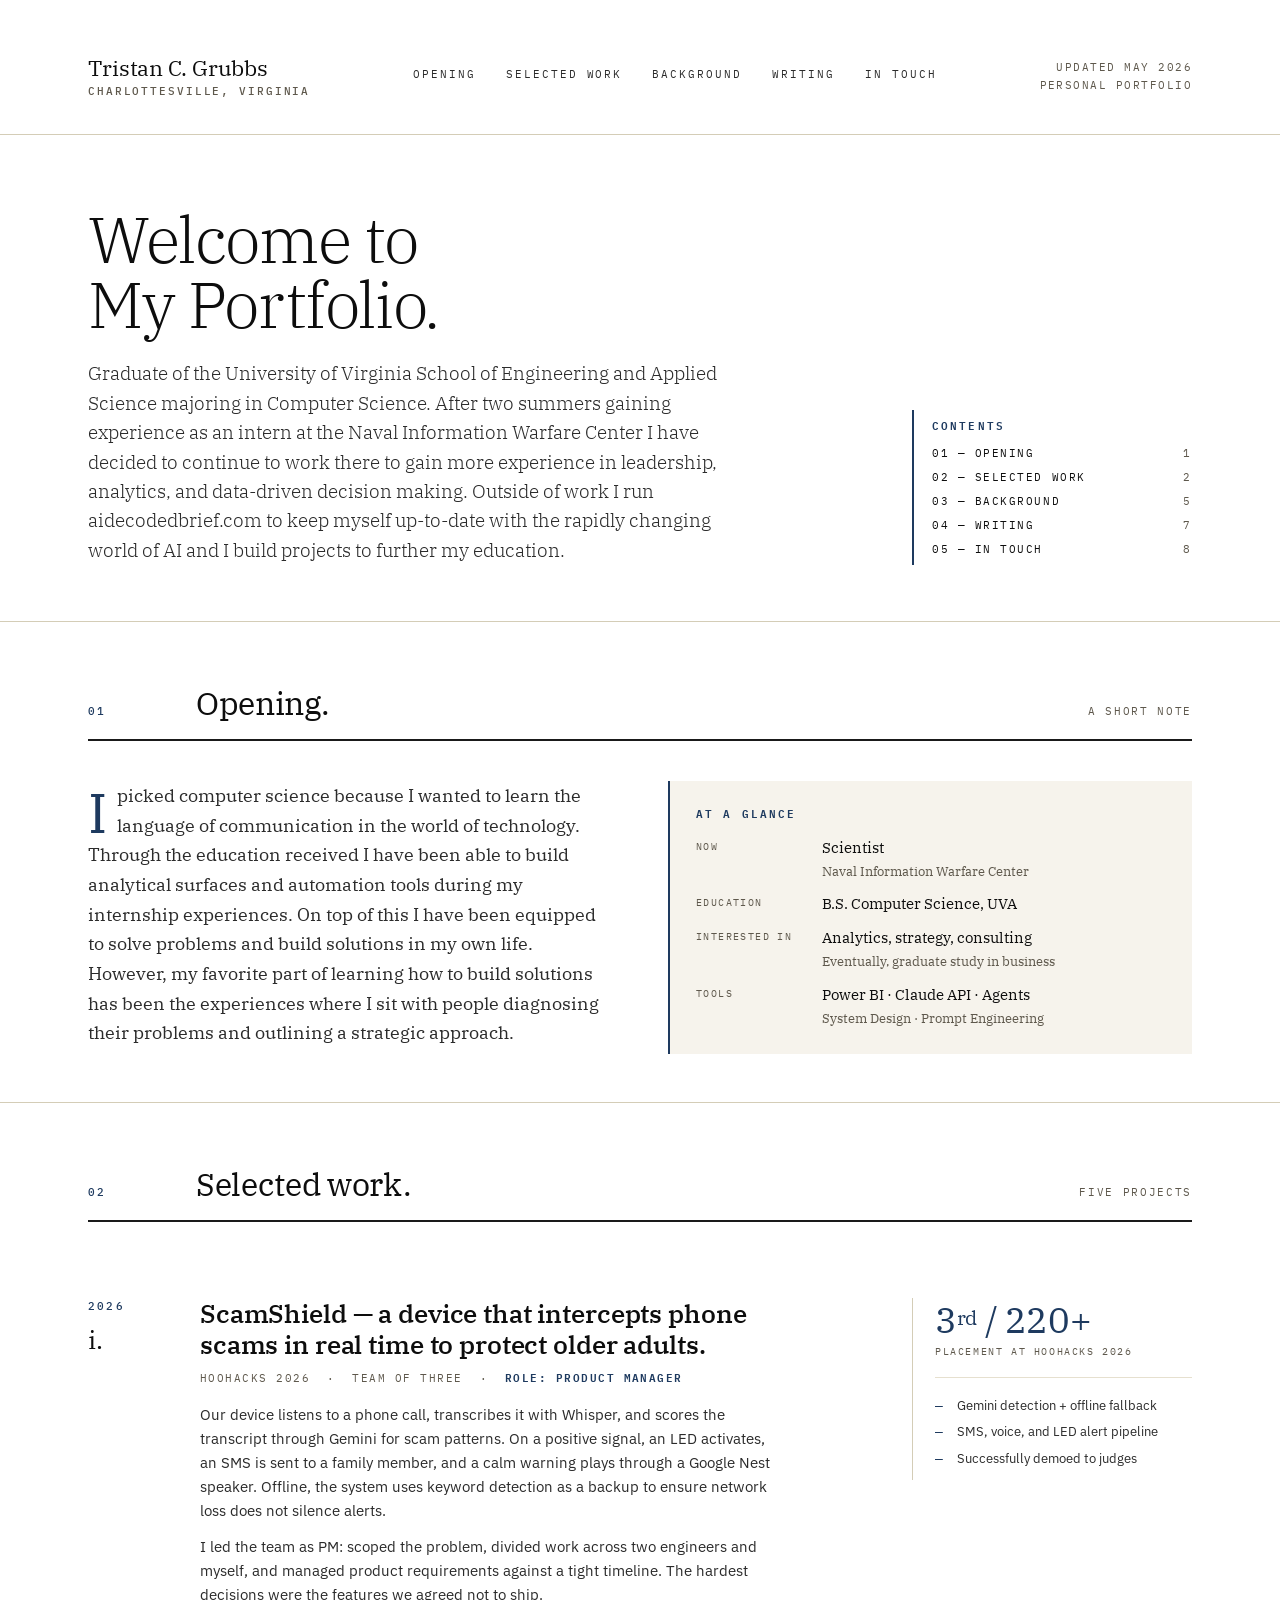
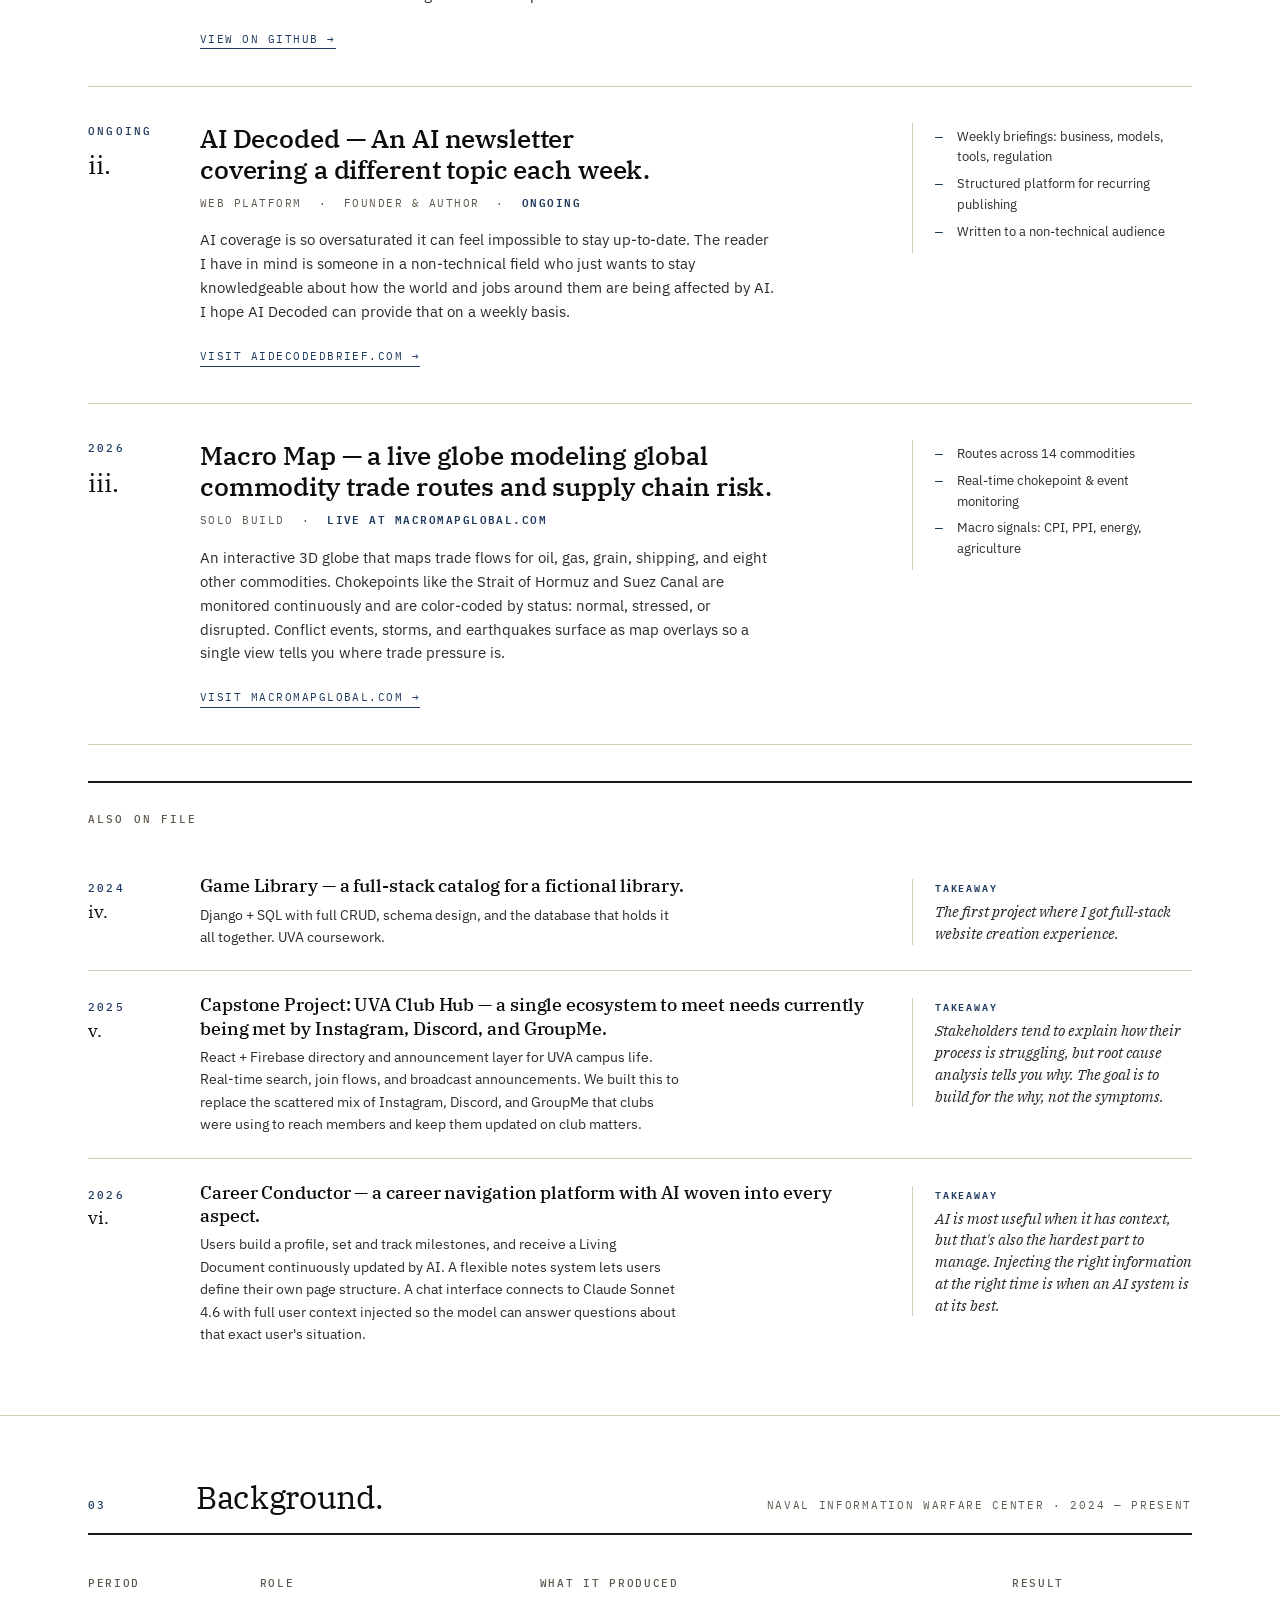
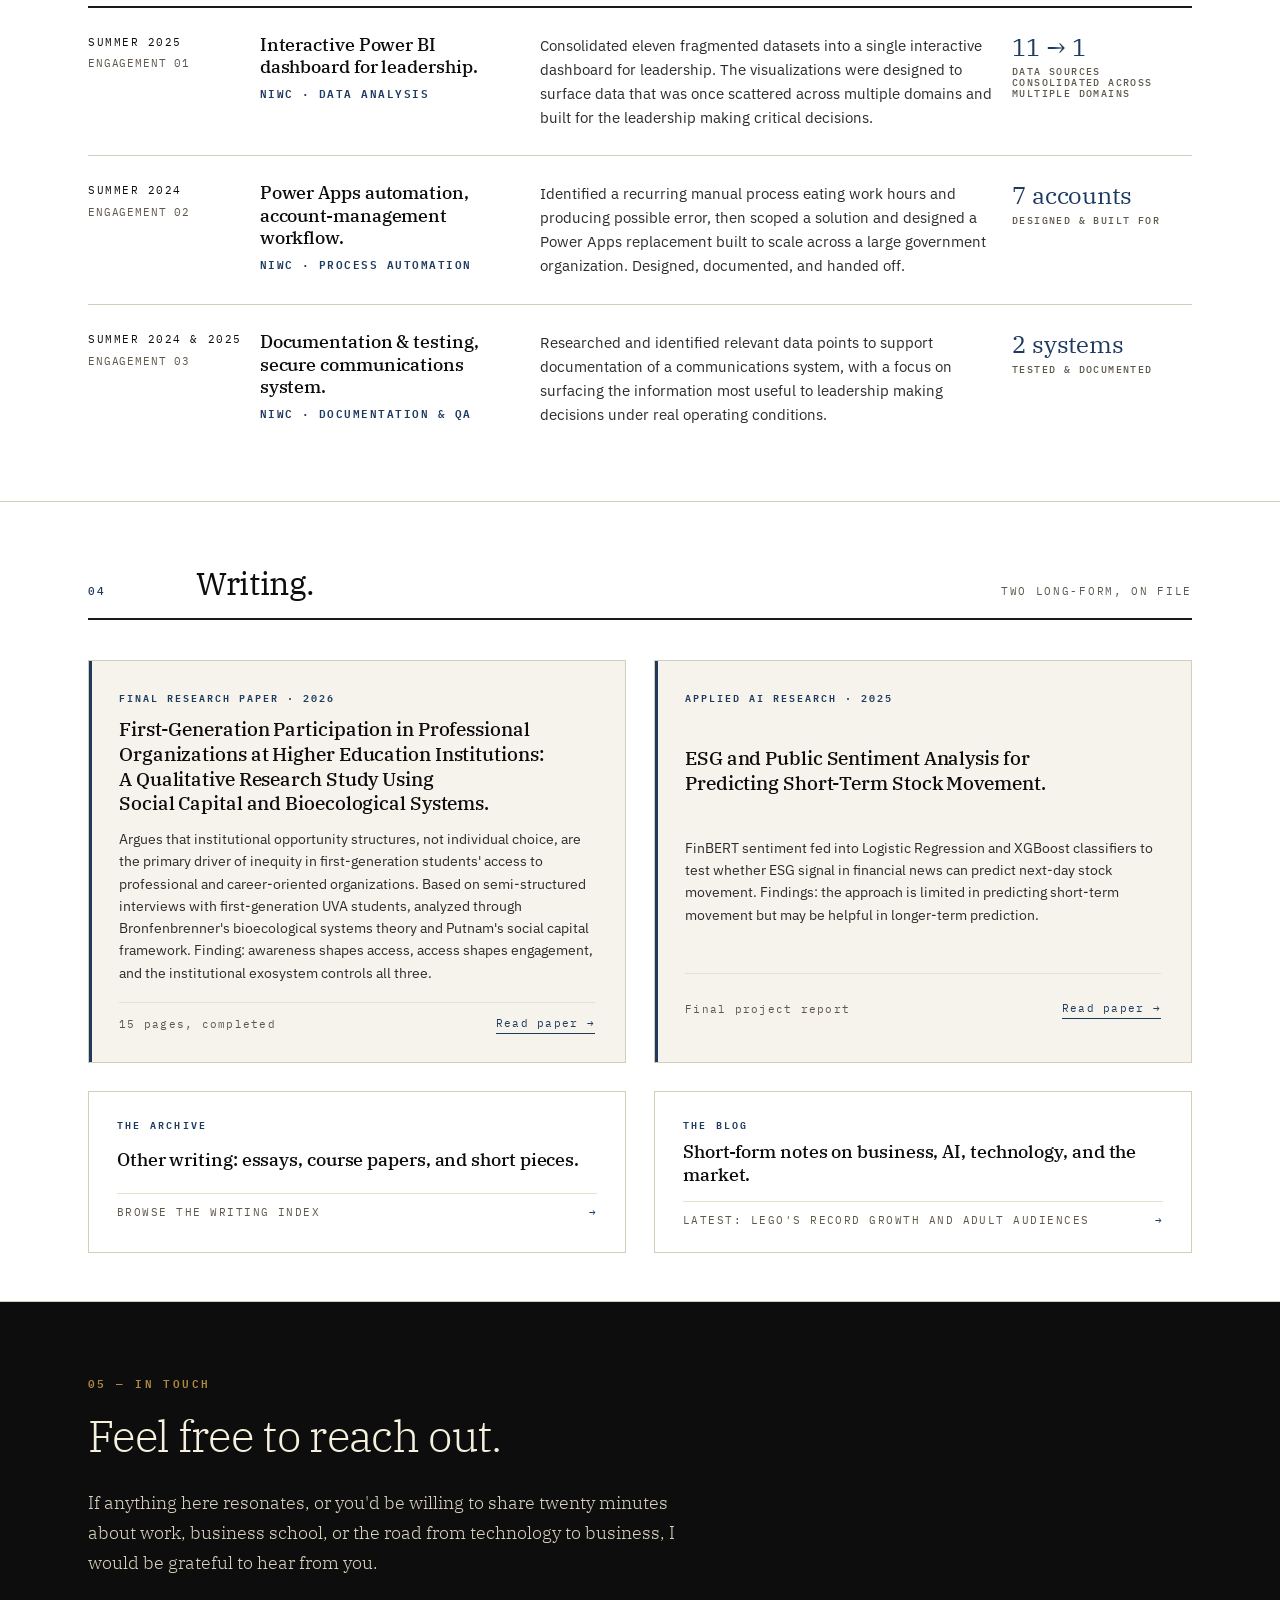
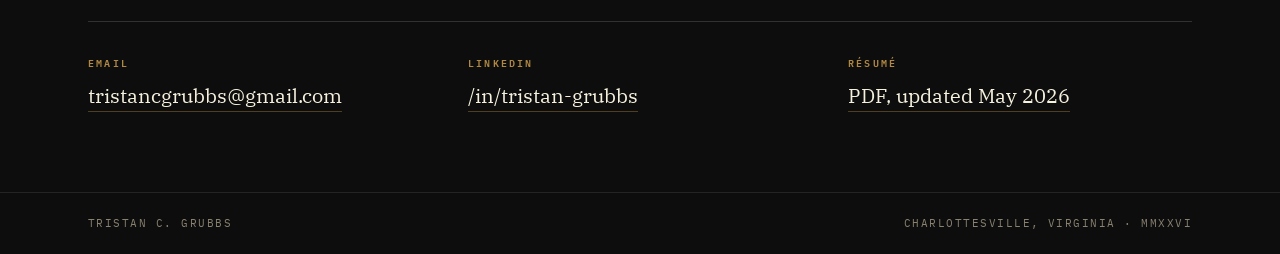
<file: index.html>
<!doctype html>
<html lang="en">
<head>
<meta charset="utf-8" />
<meta name="viewport" content="width=1280" />
<title>Tristan C. Grubbs</title>
<link rel="preconnect" href="https://fonts.googleapis.com">
<link rel="preconnect" href="https://fonts.gstatic.com" crossorigin>
<link rel="stylesheet" href="https://fonts.googleapis.com/css2?family=IBM+Plex+Serif:ital,wght@0,300;0,400;0,500;0,600;1,300;1,400;1,500&family=IBM+Plex+Sans:wght@400;500;600&family=IBM+Plex+Mono:wght@400;500&display=swap" />
<link rel="stylesheet" href="memo.css" />
</head>
<body>
<div class="doc">

  <!-- HEADER -->
  <header class="doc-head">
    <div class="name serif">
      Tristan C. Grubbs
      <small>Charlottesville, Virginia</small>
    </div>
    <nav class="doc-nav">
      <a href="#opening">Opening</a>
      <a href="#work">Selected Work</a>
      <a href="#background">Background</a>
      <a href="writing/">Writing</a>
      <a href="#touch">In Touch</a>
    </nav>
    <div class="doc-meta">
      Updated May 2026<br/>
      Personal portfolio
    </div>
  </header>

  <!-- TITLE BLOCK -->
  <section class="title-block">
    <div>
      <h1 class="title">Welcome to My Portfolio.</h1>
      <p class="deck">Graduate of the University of Virginia School of Engineering and Applied Science majoring in Computer Science. After two summers gaining experience as an intern at the Naval Information Warfare Center I have decided to continue to work there to gain more experience in leadership, analytics, and data-driven decision making. Outside of work I run aidecodedbrief.com to keep myself up-to-date with the rapidly changing world of AI and I build projects to further my education.</p>
    </div>
    <nav class="toc">
      <div class="toc-h">Contents</div>
      <a href="#opening"><span>01 — Opening</span><span>1</span></a>
      <a href="#work"><span>02 — Selected Work</span><span>2</span></a>
      <a href="#background"><span>03 — Background</span><span>5</span></a>
      <a href="writing/"><span>04 — Writing</span><span>7</span></a>
      <a href="#touch"><span>05 — In Touch</span><span>8</span></a>
    </nav>
  </section>

  <!-- OPENING -->
  <section class="sec" id="opening">
    <header class="sec-head">
      <div class="sec-num">01</div>
      <h2 class="sec-title">Opening.</h2>
      <div class="sec-meta">A short note</div>
    </header>

    <div class="opener">
      <div class="opener-body">
        <p>I picked computer science because I wanted to learn the language of communication in the world of technology. Through the education received I have been able to build analytical surfaces and automation tools during my internship experiences. On top of this I have been equipped to solve problems and build solutions in my own life. However, my favorite part of learning how to build solutions has been the experiences where I sit with people diagnosing their problems and outlining a strategic approach.</p>
      </div>
      <aside class="opener-aside">
        <div class="a-h">At a glance</div>
        <dl>
          <dt>Now</dt>
          <dd>Scientist<br/><em>Naval Information Warfare Center</em></dd>
          <dt>Education</dt>
          <dd>B.S. Computer Science, UVA</dd>
          <dt>Interested in</dt>
          <dd>Analytics, strategy, consulting<br/><em>Eventually, graduate study in business</em></dd>
          <dt>Tools</dt>
          <dd>Power BI · Claude API · Agents<br/><em>System Design · Prompt Engineering</em></dd>
        </dl>
      </aside>
    </div>
  </section>

  <!-- SELECTED WORK -->
  <section class="sec" id="work">
    <header class="sec-head">
      <div class="sec-num">02</div>
      <h2 class="sec-title">Selected work.</h2>
      <div class="sec-meta">Five projects</div>
    </header>

    <!-- ScamShield -->
    <article class="project">
      <div class="p-index">
        2026
        <strong>i.</strong>
      </div>
      <div class="p-body">
        <h3>ScamShield &mdash; a device that intercepts phone scams in real time to protect older adults.</h3>
        <p class="p-meta">HooHacks 2026 &nbsp;·&nbsp; Team of three &nbsp;·&nbsp; <span class="role">Role: Product Manager</span></p>
        <p>Our device listens to a phone call, transcribes it with Whisper, and scores the transcript through Gemini for scam patterns. On a positive signal, an LED activates, an SMS is sent to a family member, and a calm warning plays through a Google Nest speaker. Offline, the system uses keyword detection as a backup to ensure network loss does not silence alerts.</p>
        <p>I led the team as PM: scoped the problem, divided work across two engineers and myself, and managed product requirements against a tight timeline. The hardest decisions were the features we agreed not to ship.</p>
        <a class="p-link" href="https://github.com/TristanGru/ScamShield" target="_blank" rel="noopener">View on GitHub →</a>
      </div>
      <aside class="p-aside">
        <div class="row">
          <div class="num">3<span style="font-size:.55em;vertical-align:.4em;">rd</span> / 220+</div>
          <div class="cap">Placement at HooHacks 2026</div>
        </div>
        <div class="row">
          <ul>
            <li>Gemini detection + offline fallback</li>
            <li>SMS, voice, and LED alert pipeline</li>
            <li>Successfully demoed to judges</li>
          </ul>
        </div>
      </aside>
    </article>

    <!-- AI Decoded -->
    <article class="project">
      <div class="p-index">
        Ongoing
        <strong>ii.</strong>
      </div>
      <div class="p-body">
        <h3>AI Decoded &mdash; An AI newsletter covering a different topic each week.</h3>
        <p class="p-meta">Web platform &nbsp;·&nbsp; Founder &amp; author &nbsp;·&nbsp; <span class="role">Ongoing</span></p>
        <p>AI coverage is so oversaturated it can feel impossible to stay up-to-date. The reader I have in mind is someone in a non-technical field who just wants to stay knowledgeable about how the world and jobs around them are being affected by AI. I hope AI Decoded can provide that on a weekly basis.</p>
        <a class="p-link" href="https://aidecodedbrief.com/" target="_blank" rel="noopener">Visit aidecodedbrief.com →</a>
      </div>
      <aside class="p-aside">
        <div class="row">
          <ul>
            <li>Weekly briefings: business, models, tools, regulation</li>
            <li>Structured platform for recurring publishing</li>
            <li>Written to a non-technical audience</li>
          </ul>
        </div>
      </aside>
    </article>

    <!-- Macro Map -->
    <article class="project">
      <div class="p-index">
        2026
        <strong>iii.</strong>
      </div>
      <div class="p-body">
        <h3>Macro Map &mdash; a live globe modeling global commodity trade routes and supply chain risk.</h3>
        <p class="p-meta">Solo build &nbsp;·&nbsp; <span class="role">Live at macromapglobal.com</span></p>
        <p>An interactive 3D globe that maps trade flows for oil, gas, grain, shipping, and eight other commodities. Chokepoints like the Strait of Hormuz and Suez Canal are monitored continuously and are color-coded by status: normal, stressed, or disrupted. Conflict events, storms, and earthquakes surface as map overlays so a single view tells you where trade pressure is.</p>
        <a class="p-link" href="https://macromapglobal.com" target="_blank" rel="noopener">Visit macromapglobal.com →</a>
      </div>
      <aside class="p-aside">
        <div class="row">
          <ul>
            <li>Routes across 14 commodities</li>
            <li>Real-time chokepoint &amp; event monitoring</li>
            <li>Macro signals: CPI, PPI, energy, agriculture</li>
          </ul>
        </div>
      </aside>
    </article>

    <!-- Compact entries -->
    <div class="work-more">
      <p class="work-more-h">Also on file</p>

      <article class="project-mini">
        <div class="pm-index">2024 <strong>iv.</strong></div>
        <div class="pm-body">
          <h3>Game Library &mdash; a full-stack catalog for a fictional library.</h3>
          <p>Django + SQL with full CRUD, schema design, and the database that holds it all together. UVA coursework.</p>
        </div>
        <div class="pm-takeaway">
          <div class="lbl">Takeaway</div>
          <p>The first project where I got full-stack website creation experience.</p>
        </div>
      </article>

      <article class="project-mini">
        <div class="pm-index">2025<br><strong>v.</strong></div>
        <div class="pm-body">
          <h3>Capstone Project: UVA Club Hub &mdash; a single ecosystem to meet needs currently being met by Instagram, Discord, and GroupMe.</h3>
          <p>React + Firebase directory and announcement layer for UVA campus life. Real-time search, join flows, and broadcast announcements. We built this to replace the scattered mix of Instagram, Discord, and GroupMe that clubs were using to reach members and keep them updated on club matters.</p>
        </div>
        <div class="pm-takeaway">
          <div class="lbl">Takeaway</div>
          <p>Stakeholders tend to explain how their process is struggling, but root cause analysis tells you why. The goal is to build for the why, not the symptoms.</p>
        </div>
      </article>

      <article class="project-mini">
        <div class="pm-index">2026 <strong>vi.</strong></div>
        <div class="pm-body">
          <h3>Career Conductor &mdash; a career navigation platform with AI woven into every aspect.</h3>
          <p>Users build a profile, set and track milestones, and receive a Living Document continuously updated by AI. A flexible notes system lets users define their own page structure. A chat interface connects to Claude Sonnet 4.6 with full user context injected so the model can answer questions about that exact user's situation.</p>
        </div>
        <div class="pm-takeaway">
          <div class="lbl">Takeaway</div>
          <p>AI is most useful when it has context, but that's also the hardest part to manage. Injecting the right information at the right time is when an AI system is at its best.</p>
        </div>
      </article>
    </div>
  </section>

  <!-- BACKGROUND -->
  <section class="sec" id="background">
    <header class="sec-head">
      <div class="sec-num">03</div>
      <h2 class="sec-title">Background.</h2>
      <div class="sec-meta">Naval Information Warfare Center · 2024 — present</div>
    </header>

    <table class="bg-table">
      <thead>
        <tr>
          <th style="width: 160px;">Period</th>
          <th style="width: 280px;">Role</th>
          <th>What it produced</th>
          <th style="width: 180px;">Result</th>
        </tr>
      </thead>
      <tbody>
        <tr>
          <td class="bg-period">
            Summer 2025
            <em>Engagement 01</em>
          </td>
          <td>
            <div class="bg-role">Interactive Power BI dashboard for leadership.</div>
            <div class="bg-org">NIWC · Data Analysis</div>
          </td>
          <td class="bg-finding">
            Consolidated eleven fragmented datasets into a single interactive dashboard for leadership. The visualizations were designed to surface data that was once scattered across multiple domains and built for the leadership making critical decisions.
          </td>
          <td>
            <div class="bg-stat">
              11 → 1
              <em>Data sources consolidated across multiple domains</em>
            </div>
          </td>
        </tr>
        <tr>
          <td class="bg-period">
            Summer 2024
            <em>Engagement 02</em>
          </td>
          <td>
            <div class="bg-role">Power Apps automation, account-management workflow.</div>
            <div class="bg-org">NIWC · Process Automation</div>
          </td>
          <td class="bg-finding">
            Identified a recurring manual process eating work hours and producing possible error, then scoped a solution and designed a Power Apps replacement built to scale across a large government organization. Designed, documented, and handed off.
          </td>
          <td>
            <div class="bg-stat">
              7 accounts
              <em>Designed &amp; built for</em>
            </div>
          </td>
        </tr>
        <tr>
          <td class="bg-period">
            Summer 2024 &amp; 2025
            <em>Engagement 03</em>
          </td>
          <td>
            <div class="bg-role">Documentation &amp; testing, secure communications system.</div>
            <div class="bg-org">NIWC · Documentation &amp; QA</div>
          </td>
          <td class="bg-finding">
            Researched and identified relevant data points to support documentation of a communications system, with a focus on surfacing the information most useful to leadership making decisions under real operating conditions.
          </td>
          <td>
            <div class="bg-stat">
              2 systems
              <em>Tested &amp; documented</em>
            </div>
          </td>
        </tr>
      </tbody>
    </table>
  </section>

  <!-- WRITING -->
  <section class="sec" id="writing">
    <header class="sec-head">
      <div class="sec-num">04</div>
      <h2 class="sec-title">Writing.</h2>
      <div class="sec-meta">Two long-form, on file</div>
    </header>

    <div class="papers">
      <article class="paper">
        <div class="pp-tag">Final Research Paper · 2026</div>
        <h3>First-Generation Participation in Professional Organizations at Higher Education Institutions: A Qualitative Research Study Using Social Capital and Bioecological Systems.</h3>
        <p>Argues that institutional opportunity structures, not individual choice, are the primary driver of inequity in first-generation students' access to professional and career-oriented organizations. Based on semi-structured interviews with first-generation UVA students, analyzed through Bronfenbrenner's bioecological systems theory and Putnam's social capital framework. Finding: awareness shapes access, access shapes engagement, and the institutional exosystem controls all three.</p>
        <div class="pp-meta">
          <span>15 pages, completed</span>
          <a class="pp-read" href="STS Research Paper-Grubbs-3.pdf" target="_blank" rel="noopener">Read paper →</a>
        </div>
      </article>
      <article class="paper">
        <div class="pp-tag">Applied AI Research · 2025</div>
        <h3>ESG and Public Sentiment Analysis for Predicting Short-Term Stock Movement.</h3>
        <p>FinBERT sentiment fed into Logistic Regression and XGBoost classifiers to test whether ESG signal in financial news can predict next-day stock movement. Findings: the approach is limited in predicting short-term movement but may be helpful in longer-term prediction.</p>
        <div class="pp-meta">
          <span>Final project report</span>
          <a class="pp-read" href="Final Project Report.pdf" target="_blank" rel="noopener">Read paper →</a>
        </div>
      </article>
    </div>

    <div class="writing-more">
      <a class="wm-card" href="writing/">
        <div class="wm-tag">The archive</div>
        <div class="wm-title">Other writing: essays, course papers, and short pieces.</div>
        <div class="wm-meta">Browse the writing index <span>→</span></div>
      </a>
      <a class="wm-card" href="blog/">
        <div class="wm-tag">The blog</div>
        <div class="wm-title">Short-form notes on business, AI, technology, and the market.</div>
        <div class="wm-meta">Latest: Lego's record growth and adult audiences <span>→</span></div>
      </a>
    </div>
  </section>

  <!-- IN TOUCH -->
  <section class="touch" id="touch">
    <p class="touch-num">05 — In touch</p>
    <h2 class="touch-title">Feel free to reach out.</h2>
    <p class="touch-body">
      If anything here resonates, or you'd be willing to share twenty minutes about work, business school, or the road from technology to business, I would be grateful to hear from you.
    </p>

    <div class="touch-grid">
      <div class="touch-contact">
        <p class="k">Email</p>
        <a class="v" href="mailto:tristancgrubbs@gmail.com">tristancgrubbs@gmail.com</a>
      </div>
      <div class="touch-contact">
        <p class="k">LinkedIn</p>
        <a class="v" href="https://www.linkedin.com/in/tristan-grubbs" target="_blank" rel="noopener">/in/tristan-grubbs</a>
      </div>
      <div class="touch-contact">
        <p class="k">Résumé</p>
        <a class="v" href="Tristan_Grubbs_Resume.pdf" target="_blank" rel="noopener">PDF, updated May 2026</a>
      </div>
    </div>
  </section>

  <footer class="foot">
    <div>Tristan C. Grubbs</div>
    <div>Charlottesville, Virginia · MMXXVI</div>
  </footer>

</div>
</body>
</html>
</file>
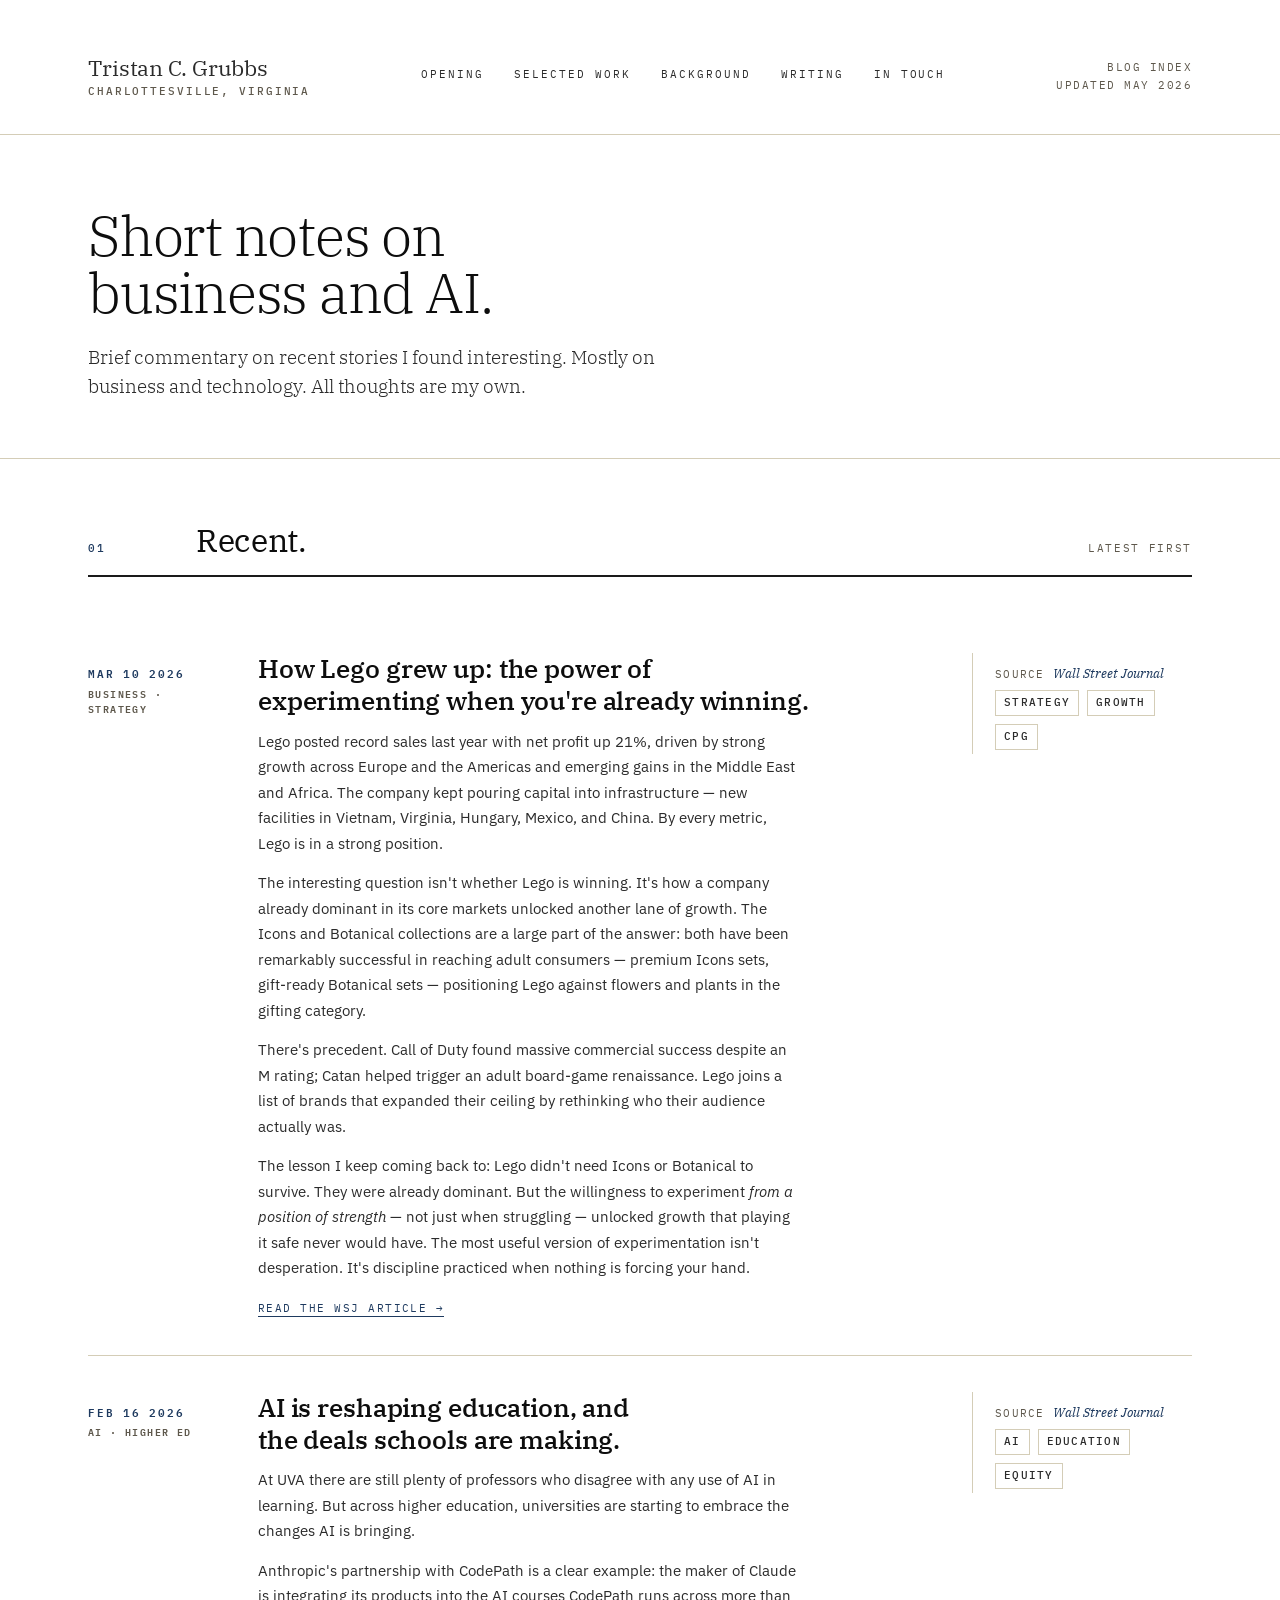
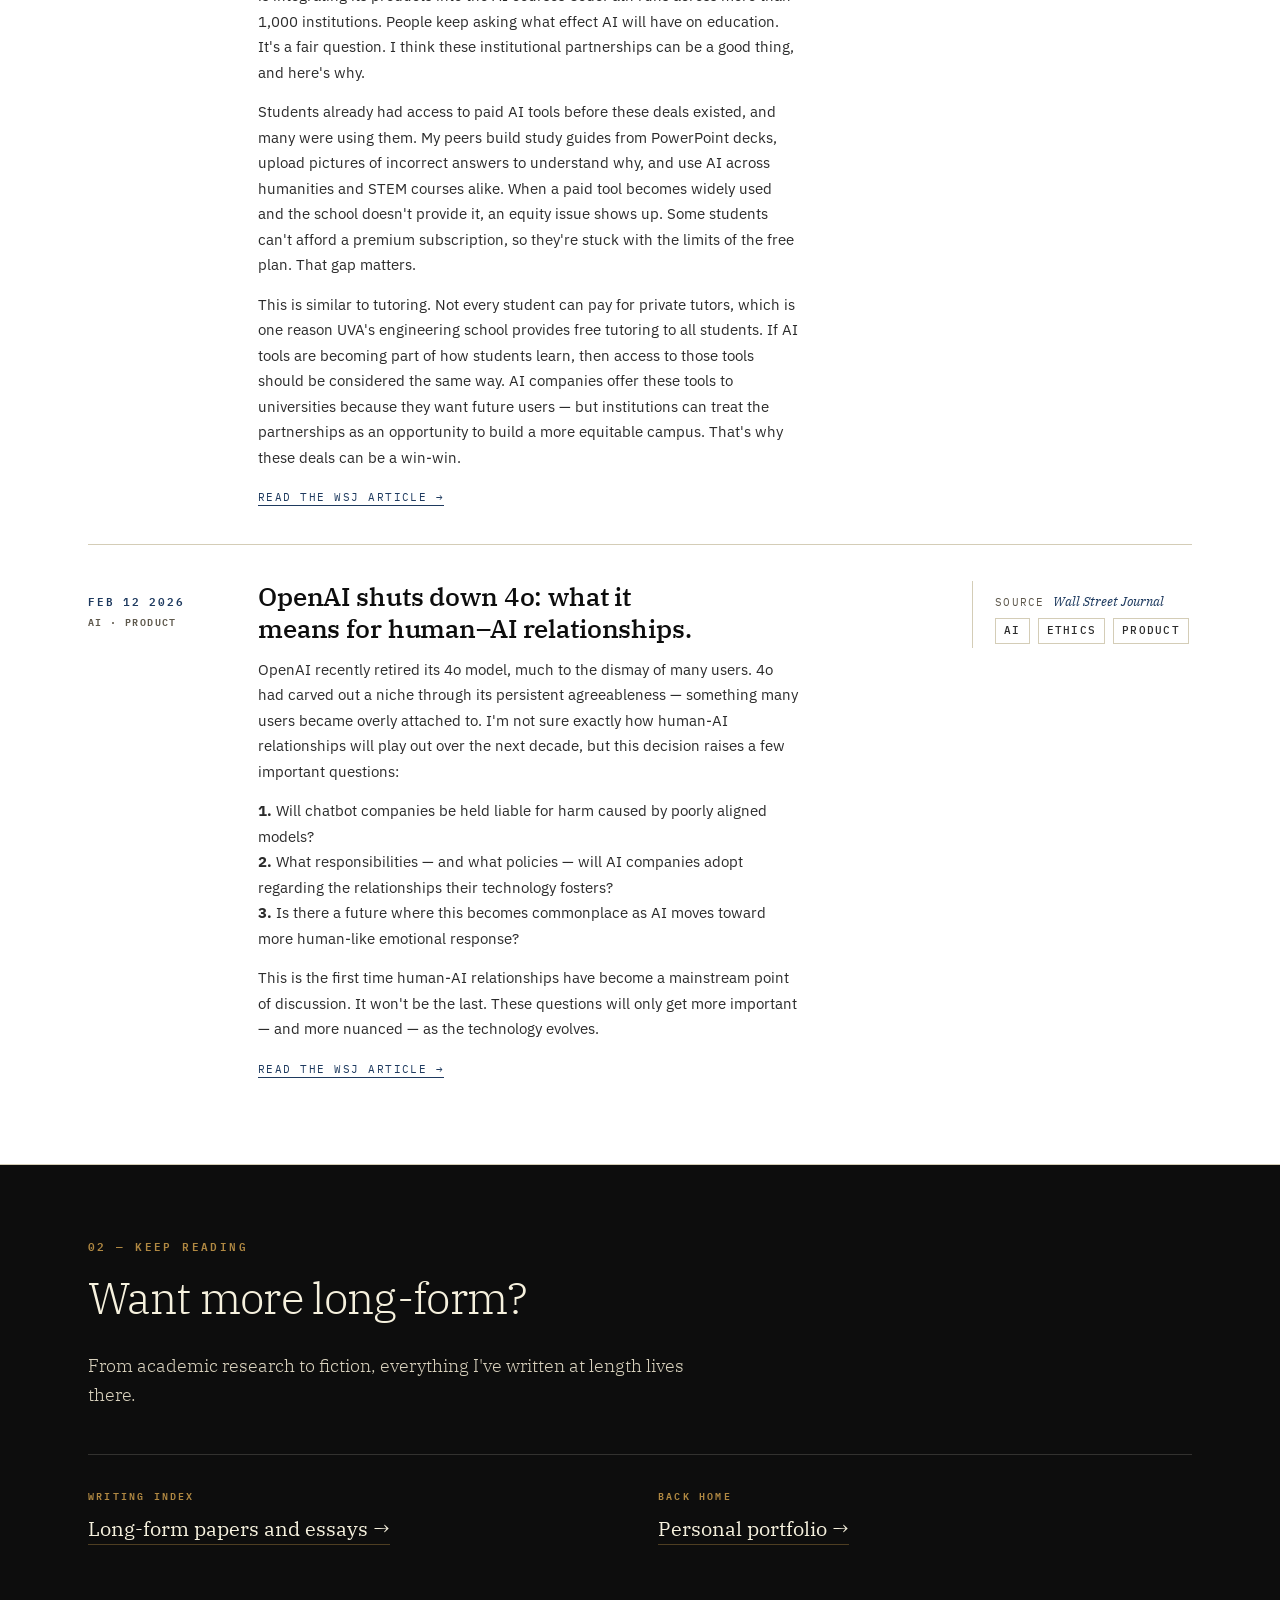
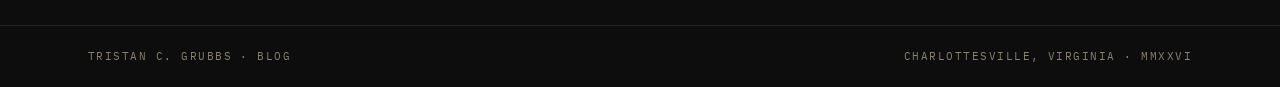
<file: blog/index.html>
<!doctype html>
<html lang="en">
<head>
<meta charset="utf-8" />
<meta name="viewport" content="width=1280" />
<title>Blog — Tristan C. Grubbs</title>
<link rel="preconnect" href="https://fonts.googleapis.com">
<link rel="preconnect" href="https://fonts.gstatic.com" crossorigin>
<link rel="stylesheet" href="https://fonts.googleapis.com/css2?family=IBM+Plex+Serif:ital,wght@0,300;0,400;0,500;0,600;1,300;1,400;1,500&family=IBM+Plex+Sans:wght@400;500;600&family=IBM+Plex+Mono:wght@400;500&display=swap" />
<link rel="stylesheet" href="memo.css" />
</head>
<body>
<div class="doc inner">

  <header class="doc-head">
    <a class="name serif" href="../" style="text-decoration:none;color:inherit;">
      Tristan C. Grubbs
      <small>Charlottesville, Virginia</small>
    </a>
    <nav class="doc-nav">
      <a href="../#opening">Opening</a>
      <a href="../#work">Selected Work</a>
      <a href="../#background">Background</a>
      <a href="../writing/">Writing</a>
      <a href="../#touch">In Touch</a>
    </nav>
    <div class="doc-meta">
      Blog index<br/>
      Updated May 2026
    </div>
  </header>

  <section class="title-block">
    <div>
      <h1 class="title">Short notes on business and AI.</h1>
      <p class="deck">Brief commentary on recent stories I found interesting. Mostly on business and technology. All thoughts are my own.</p>
    </div>
  </section>

  <section class="sec" id="posts">
    <header class="sec-head">
      <div class="sec-num">01</div>
      <h2 class="sec-title">Recent.</h2>
      <div class="sec-meta">Latest first</div>
    </header>

    <article class="post">
      <div class="post-date">
        Mar 10 2026
        <em>Business · Strategy</em>
      </div>
      <div class="post-body">
        <h3>How Lego grew up: the power of experimenting when you're already winning.</h3>
        <p>Lego posted record sales last year with net profit up 21%, driven by strong growth across Europe and the Americas and emerging gains in the Middle East and Africa. The company kept pouring capital into infrastructure &mdash; new facilities in Vietnam, Virginia, Hungary, Mexico, and China. By every metric, Lego is in a strong position.</p>
        <p>The interesting question isn't whether Lego is winning. It's how a company already dominant in its core markets unlocked another lane of growth. The Icons and Botanical collections are a large part of the answer: both have been remarkably successful in reaching adult consumers &mdash; premium Icons sets, gift-ready Botanical sets &mdash; positioning Lego against flowers and plants in the gifting category.</p>
        <p>There's precedent. Call of Duty found massive commercial success despite an M rating; Catan helped trigger an adult board-game renaissance. Lego joins a list of brands that expanded their ceiling by rethinking who their audience actually was.</p>
        <p>The lesson I keep coming back to: Lego didn't need Icons or Botanical to survive. They were already dominant. But the willingness to experiment <em>from a position of strength</em> &mdash; not just when struggling &mdash; unlocked growth that playing it safe never would have. The most useful version of experimentation isn't desperation. It's discipline practiced when nothing is forcing your hand.</p>
        <a class="post-read" href="https://www.wsj.com/business/earnings/lego-sales-outpace-global-toy-market-to-hit-new-record-ce4e29ca" target="_blank" rel="noopener">Read the WSJ article →</a>
      </div>
      <aside class="post-side">
        Source
        <a class="src" href="https://www.wsj.com/business/earnings/lego-sales-outpace-global-toy-market-to-hit-new-record-ce4e29ca" target="_blank" rel="noopener">Wall Street Journal</a>
        <div class="tag-row">
          <span>Strategy</span>
          <span>Growth</span>
          <span>CPG</span>
        </div>
      </aside>
    </article>

    <article class="post">
      <div class="post-date">
        Feb 16 2026
        <em>AI · Higher Ed</em>
      </div>
      <div class="post-body">
        <h3>AI is reshaping education, and the deals schools are making.</h3>
        <p>At UVA there are still plenty of professors who disagree with any use of AI in learning. But across higher education, universities are starting to embrace the changes AI is bringing.</p>
        <p>Anthropic's partnership with CodePath is a clear example: the maker of Claude is integrating its products into the AI courses CodePath runs across more than 1,000 institutions. People keep asking what effect AI will have on education. It's a fair question. I think these institutional partnerships can be a good thing, and here's why.</p>
        <p>Students already had access to paid AI tools before these deals existed, and many were using them. My peers build study guides from PowerPoint decks, upload pictures of incorrect answers to understand why, and use AI across humanities and STEM courses alike. When a paid tool becomes widely used and the school doesn't provide it, an equity issue shows up. Some students can't afford a premium subscription, so they're stuck with the limits of the free plan. That gap matters.</p>
        <p>This is similar to tutoring. Not every student can pay for private tutors, which is one reason UVA's engineering school provides free tutoring to all students. If AI tools are becoming part of how students learn, then access to those tools should be considered the same way. AI companies offer these tools to universities because they want future users &mdash; but institutions can treat the partnerships as an opportunity to build a more equitable campus. That's why these deals can be a win-win.</p>
        <a class="post-read" href="https://www.wsj.com/tech/ai/anthropic-takes-big-step-in-ai-race-to-reshape-college-coding-courses-04c48372" target="_blank" rel="noopener">Read the WSJ article →</a>
      </div>
      <aside class="post-side">
        Source
        <a class="src" href="https://www.wsj.com/tech/ai/anthropic-takes-big-step-in-ai-race-to-reshape-college-coding-courses-04c48372" target="_blank" rel="noopener">Wall Street Journal</a>
        <div class="tag-row">
          <span>AI</span>
          <span>Education</span>
          <span>Equity</span>
        </div>
      </aside>
    </article>

    <article class="post">
      <div class="post-date">
        Feb 12 2026
        <em>AI · Product</em>
      </div>
      <div class="post-body">
        <h3>OpenAI shuts down 4o: what it means for human–AI relationships.</h3>
        <p>OpenAI recently retired its 4o model, much to the dismay of many users. 4o had carved out a niche through its persistent agreeableness &mdash; something many users became overly attached to. I'm not sure exactly how human-AI relationships will play out over the next decade, but this decision raises a few important questions:</p>
        <p><strong>1.</strong> Will chatbot companies be held liable for harm caused by poorly aligned models?<br/>
           <strong>2.</strong> What responsibilities &mdash; and what policies &mdash; will AI companies adopt regarding the relationships their technology fosters?<br/>
           <strong>3.</strong> Is there a future where this becomes commonplace as AI moves toward more human-like emotional response?</p>
        <p>This is the first time human-AI relationships have become a mainstream point of discussion. It won't be the last. These questions will only get more important &mdash; and more nuanced &mdash; as the technology evolves.</p>
        <a class="post-read" href="https://www.wsj.com/tech/ai/chatgpt-4o-openai-315138b8" target="_blank" rel="noopener">Read the WSJ article →</a>
      </div>
      <aside class="post-side">
        Source
        <a class="src" href="https://www.wsj.com/tech/ai/chatgpt-4o-openai-315138b8" target="_blank" rel="noopener">Wall Street Journal</a>
        <div class="tag-row">
          <span>AI</span>
          <span>Ethics</span>
          <span>Product</span>
        </div>
      </aside>
    </article>

  </section>

  <section class="touch" id="touch">
    <p class="touch-num">02 — Keep reading</p>
    <h2 class="touch-title">Want more long-form?</h2>
    <p class="touch-body">
      From academic research to fiction, everything I've written at length lives there.
    </p>
    <div class="touch-grid" style="grid-template-columns: 1fr 1fr;">
      <div class="touch-contact">
        <p class="k">Writing index</p>
        <a class="v" href="../writing/">Long-form papers and essays →</a>
      </div>
      <div class="touch-contact">
        <p class="k">Back home</p>
        <a class="v" href="../">Personal portfolio →</a>
      </div>
    </div>
  </section>

  <footer class="foot">
    <div>Tristan C. Grubbs &middot; Blog</div>
    <div>Charlottesville, Virginia · MMXXVI</div>
  </footer>

</div>
</body>
</html>
</file>
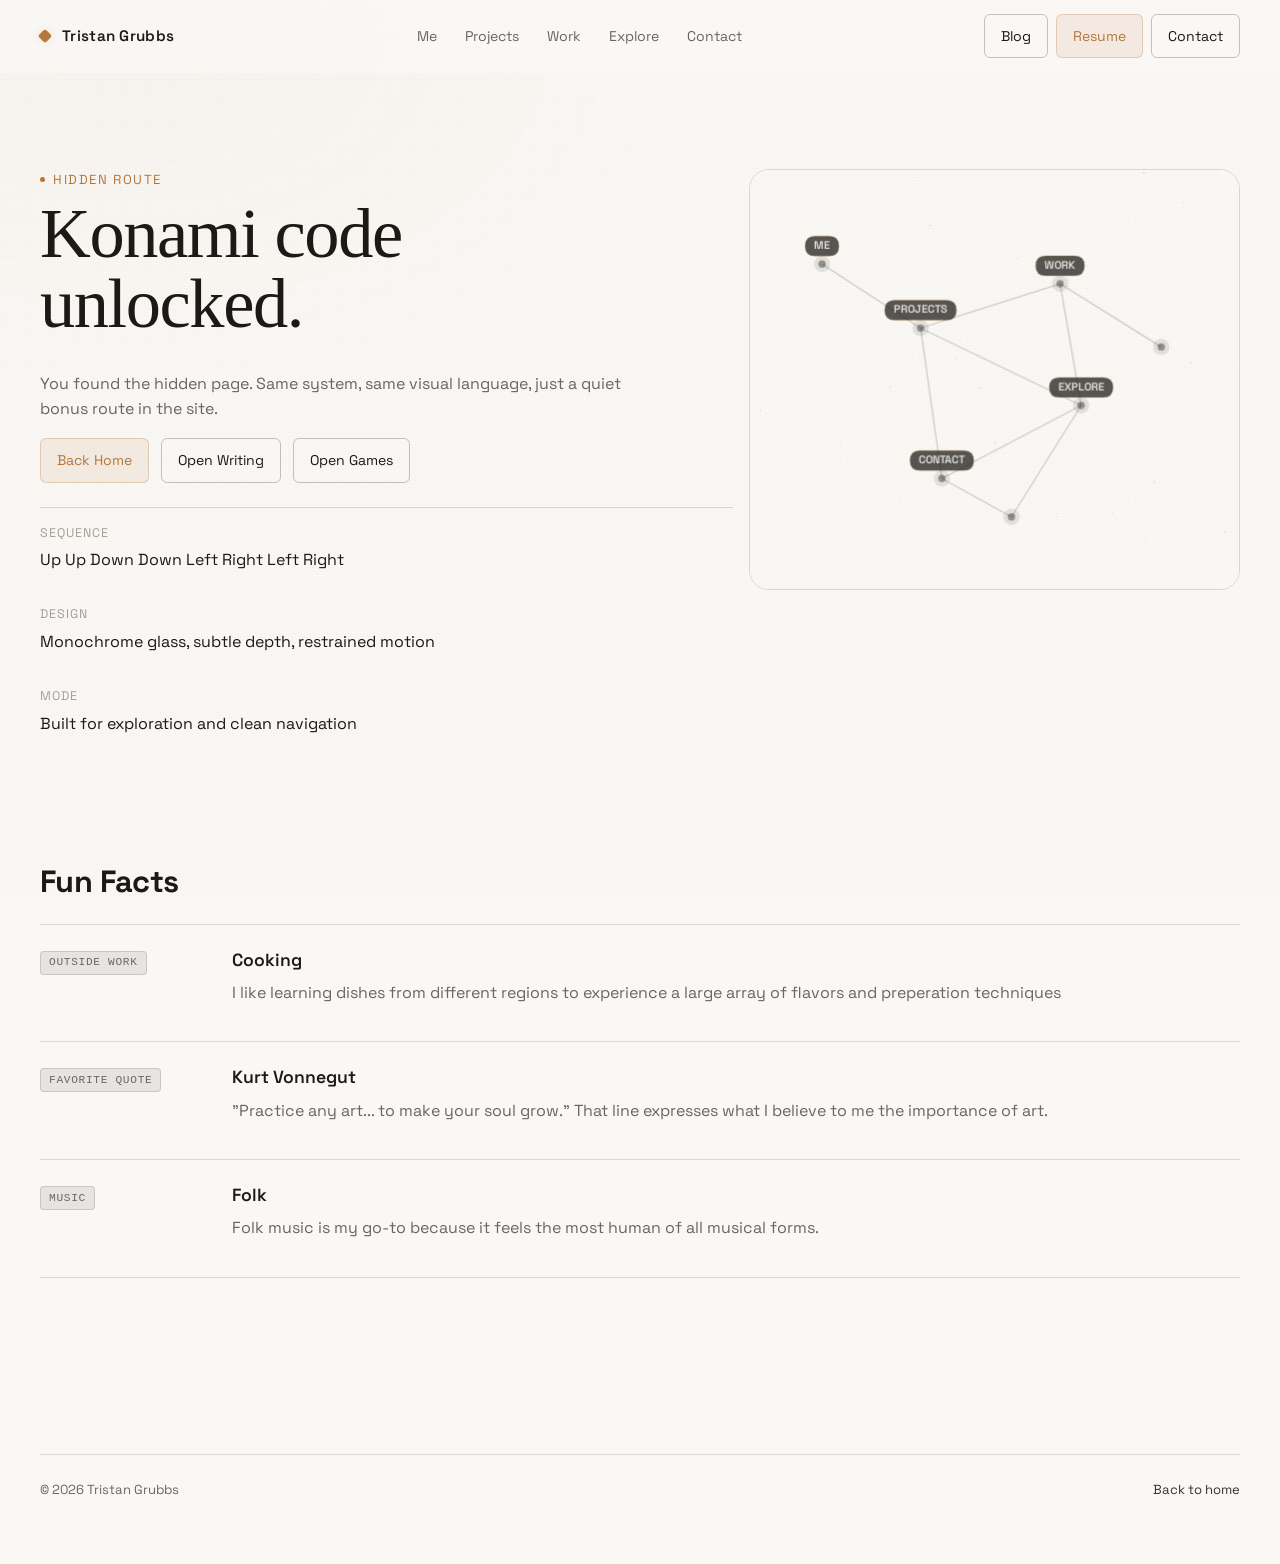
<file: easter-egg/index.html>
<!doctype html>
<html lang="en">
<head>
  <meta charset="utf-8" />
  <meta name="viewport" content="width=device-width, initial-scale=1" />
  <title>Easter Egg | Tristan Grubbs</title>
  <meta name="description" content="Hidden easter egg page for Tristan Grubbs." />
  <meta name="robots" content="noindex, nofollow" />

  <link rel="preconnect" href="https://fonts.googleapis.com">
  <link rel="preconnect" href="https://fonts.gstatic.com" crossorigin>
  <link href="https://fonts.googleapis.com/css2?family=Space+Grotesk:wght@400;500;600;700&display=swap" rel="stylesheet">
  <link rel="stylesheet" href="../styles.css" />
</head>
<body>
  <div class="site-fx" aria-hidden="true"></div>

  <header class="site-header" data-elevate>
    <div class="container header-inner">
      <a class="brand" href="/#top" aria-label="Home">
        <span class="brand-mark" aria-hidden="true"></span>
        <span class="brand-name">Tristan Grubbs</span>
      </a>

      <nav class="site-nav" aria-label="Primary">
        <a class="nav-link" data-zone="hero" href="/#hero">Me</a>
        <a class="nav-link" data-zone="projects" href="/#projects">Projects</a>
        <a class="nav-link" data-zone="work" href="/#work">Work</a>
        <a class="nav-link" data-zone="explore" href="/#explore">Explore</a>
        <a class="nav-link" data-zone="contact" href="/#contact">Contact</a>
      </nav>

      <div class="header-cta">
        <a class="button button-ghost" href="/blog">Blog</a>
        <a class="button button-primary" href="../Tristan Grubbs Resume.pdf" target="_blank" rel="noopener">Resume</a>
        <a class="button button-ghost" href="/#contact">Contact</a>
      </div>

      <button class="menu-toggle" id="menuToggle" aria-label="Open menu" aria-expanded="false" type="button">
        <span></span><span></span><span></span>
      </button>
    </div>

    <div class="mobile-nav" id="mobileNav" aria-hidden="true">
      <div class="container mobile-nav-inner">
        <a class="mobile-link" href="/#hero">Me</a>
        <a class="mobile-link" href="/#projects">Projects</a>
        <a class="mobile-link" href="/#work">Work</a>
        <a class="mobile-link" href="/#explore">Explore</a>
        <a class="mobile-link" href="/#contact">Contact</a>
        <a class="mobile-link" href="/blog">Blog</a>
        <a class="mobile-link" href="../Tristan Grubbs Resume.pdf" target="_blank" rel="noopener">Resume</a>
      </div>
    </div>
  </header>

  <main id="top">
    <section class="section hero" id="hero">
      <div class="container">
        <div class="grid-12 hero-grid">
          <div class="hero-copy reveal">
            <p class="kicker">Hidden Route</p>
            <h1>Konami code unlocked.</h1>
            <p class="hero-lead">
              You found the hidden page. Same system, same visual language, just a quiet bonus route in the site.
            </p>
            <div class="hero-actions">
              <a class="button button-primary" href="/">Back Home</a>
              <a class="button button-ghost" href="/writing">Open Writing</a>
              <a class="button button-ghost" href="/games">Open Games</a>
            </div>
            <div class="hero-facts">
              <div>
                <p class="fact-label">Sequence</p>
                <p>Up Up Down Down Left Right Left Right</p>
              </div>
              <div>
                <p class="fact-label">Design</p>
                <p>Monochrome glass, subtle depth, restrained motion</p>
              </div>
              <div>
                <p class="fact-label">Mode</p>
                <p>Built for exploration and clean navigation</p>
              </div>
            </div>
          </div>

          <aside class="hero-portal reveal" aria-label="Constellation map">
            <canvas id="portalCanvas" aria-hidden="true"></canvas>
          </aside>
        </div>
      </div>
    </section>

    <section class="section">
      <div class="container">
        <div class="section-head reveal">
          <h2>Fun Facts</h2>
        </div>
        <div class="work-grid">
          <article class="card reveal">
            <p class="card-tag">Outside Work</p>
            <h3>Cooking</h3>
            <p>I like learning dishes from different regions to experience a large array of flavors and preperation techniques</p>
          </article>
          <article class="card reveal">
            <p class="card-tag">Favorite Quote</p>
            <h3>Kurt Vonnegut</h3>
            <p>"Practice any art... to make your soul grow." That line expresses what I believe to me the importance of art.</p>
          </article>
          <article class="card reveal">
            <p class="card-tag">Music</p>
            <h3>Folk</h3>
            <p>Folk music is my go-to because it feels the most human of all musical forms.</p>
          </article>
        </div>
      </div>
    </section>

    <section class="section">
      <div class="container">
        <footer class="site-footer">
          <p class="small">&copy; <span id="year"></span> Tristan Grubbs</p>
          <a class="small-link" href="/#top">Back to home</a>
        </footer>
      </div>
    </section>
  </main>

  <script src="../script.js"></script>
</body>
</html>
</file>
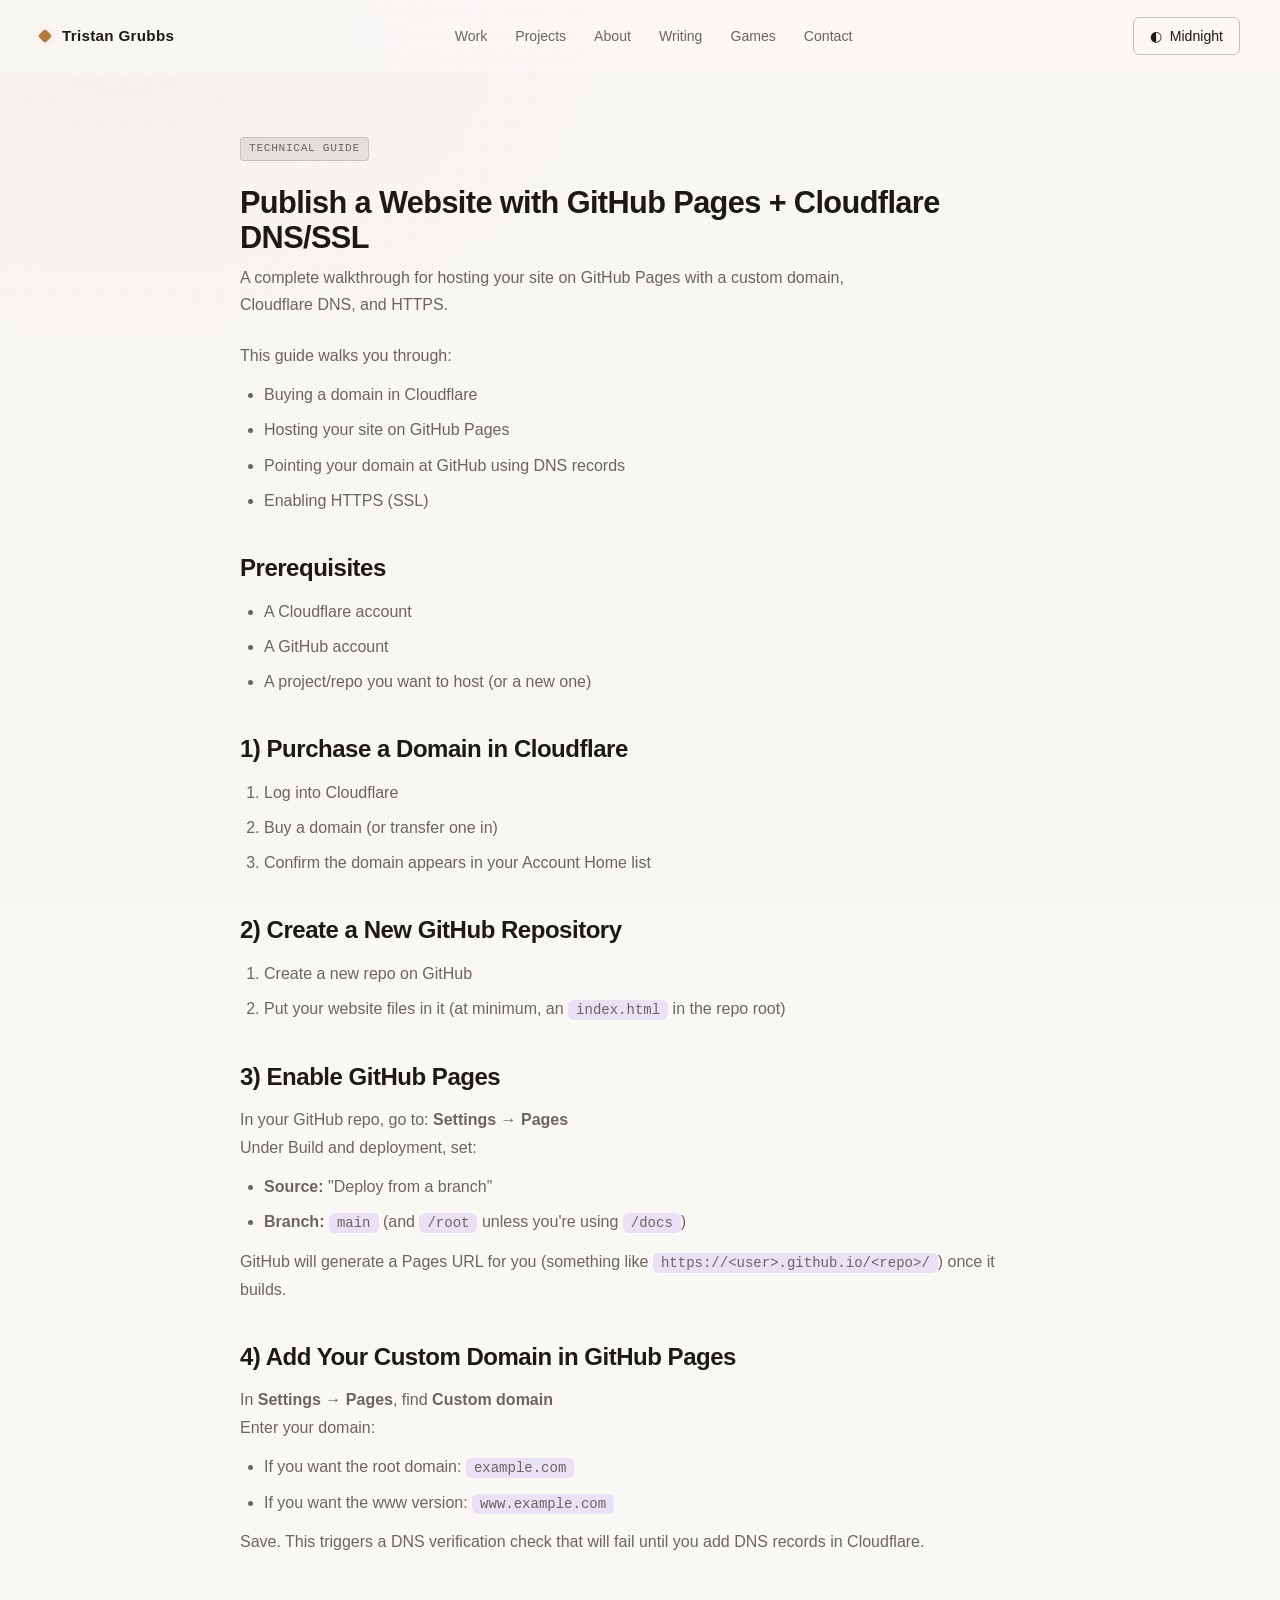
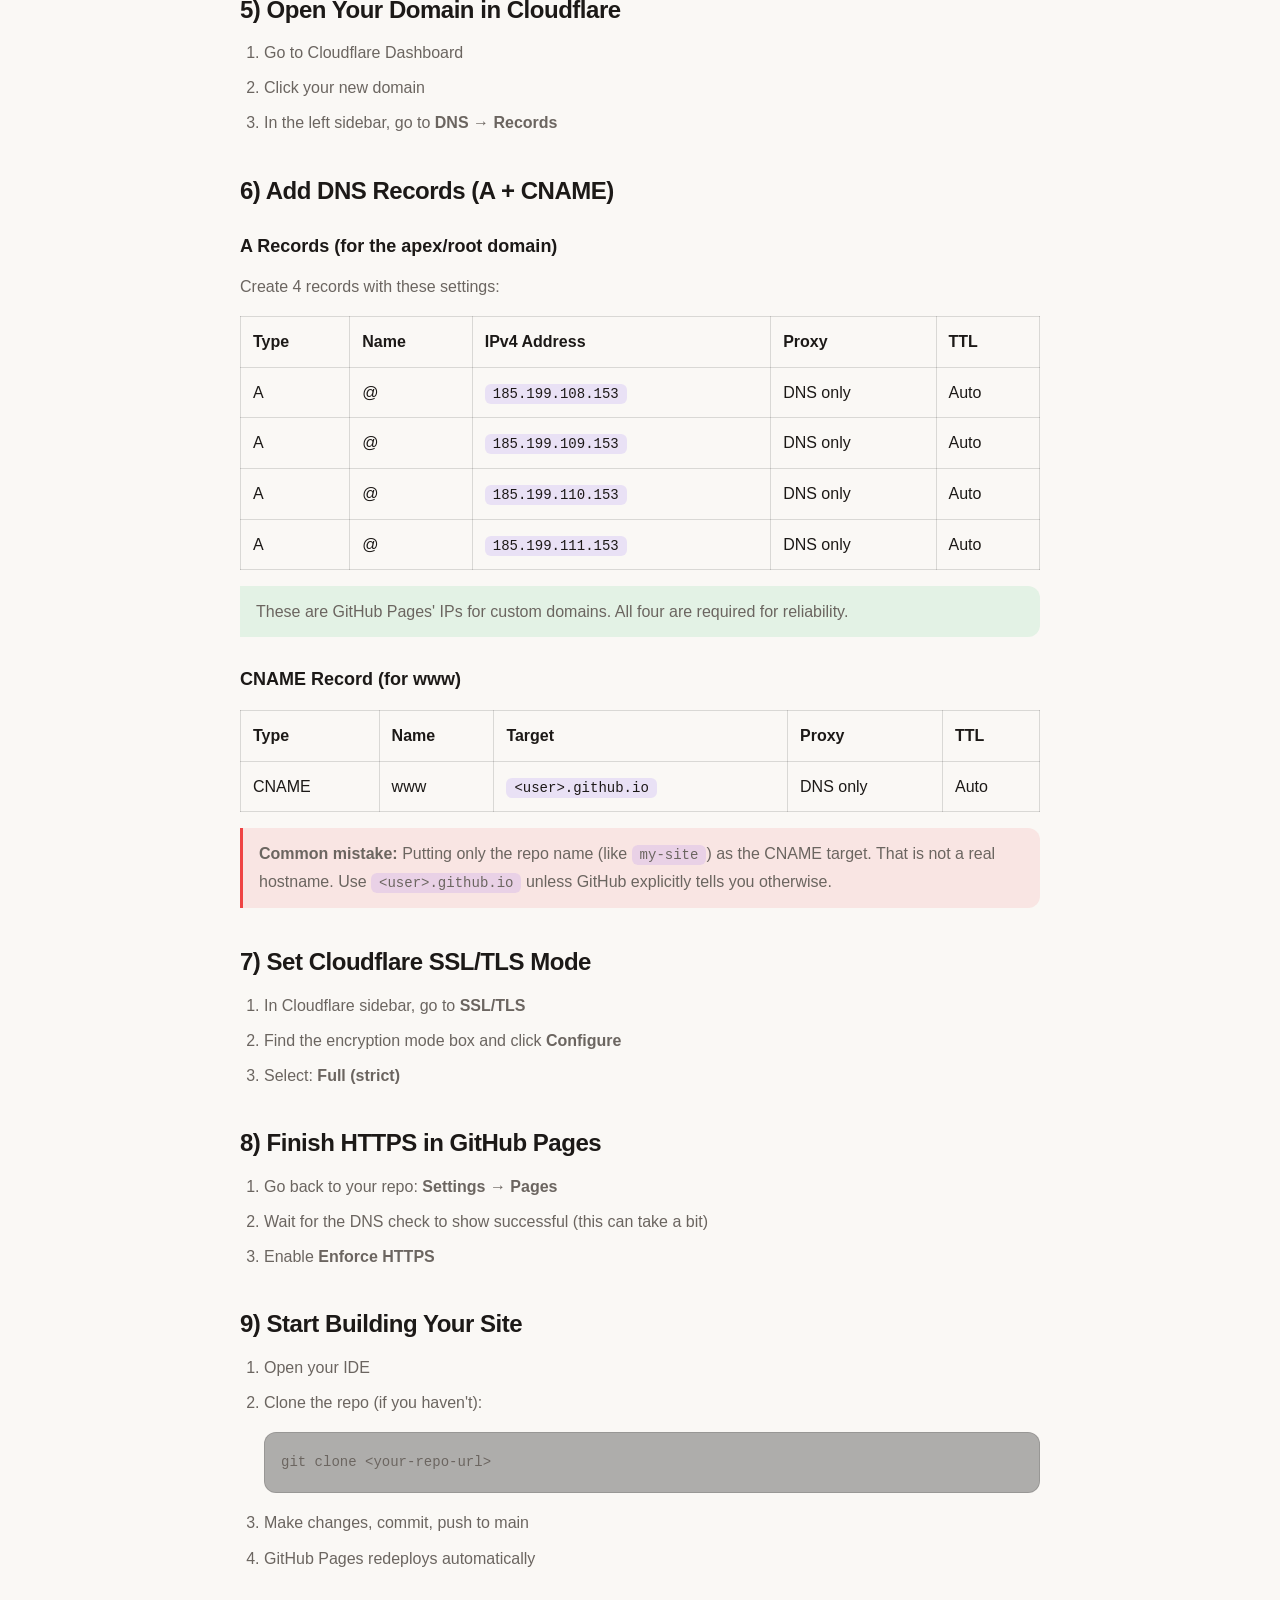
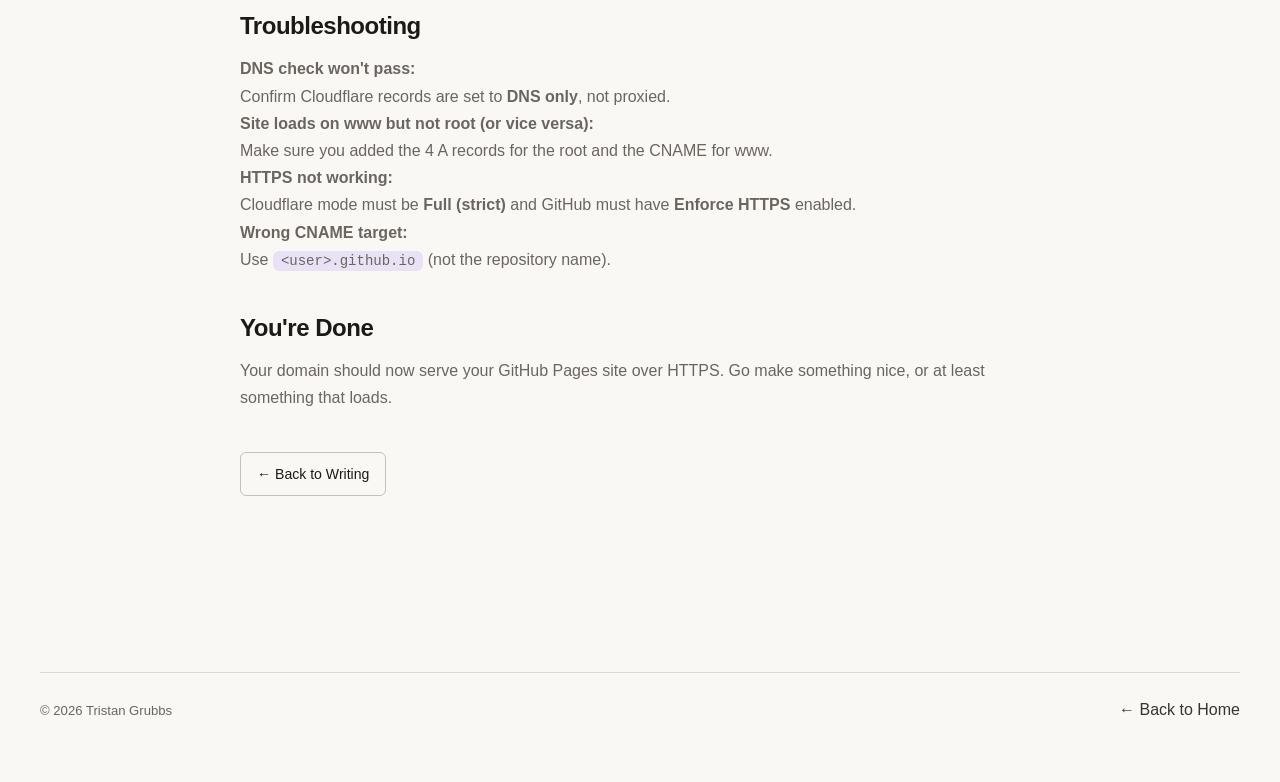
<file: github-pages-cloudflare-guide/index.html>
<!doctype html>
<html lang="en">
<head>
  <meta charset="utf-8" />
  <meta name="viewport" content="width=device-width, initial-scale=1" />
  <title>GitHub Pages + Cloudflare Guide | Tristan Grubbs</title>
  <meta name="description" content="Step-by-step guide for deploying a website with GitHub Pages, Cloudflare DNS, and HTTPS/SSL." />

  <!-- Font -->
  <link rel="preconnect" href="https://fonts.googleapis.com">
  <link rel="preconnect" href="https://fonts.gstatic.com" crossorigin>
  <link href="https://fonts.googleapis.com/css2?family=Inter:wght@400;500;600;700&display=swap" rel="stylesheet">

  <link rel="stylesheet" href="../styles.css" />
  <style>
    .guide { max-width: 800px; margin: 0 auto; }
    .guide h2 { margin-top: 40px; margin-bottom: 16px; font-size: 24px; }
    .guide h3 { margin-top: 28px; margin-bottom: 12px; font-size: 18px; color: var(--fg); }
    .guide p, .guide li { line-height: 1.7; color: var(--muted); }
    .guide ul, .guide ol { padding-left: 24px; margin: 12px 0; }
    .guide li { margin: 8px 0; }
    .guide code {
      background: rgba(139,92,246,0.15);
      padding: 2px 8px;
      border-radius: 6px;
      font-family: 'Consolas', 'Monaco', monospace;
      font-size: 14px;
      color: var(--fg);
    }
    .guide pre {
      background: rgba(0,0,0,0.3);
      padding: 16px;
      border-radius: 12px;
      overflow-x: auto;
      margin: 16px 0;
      border: 1px solid var(--border);
    }
    .guide pre code {
      background: none;
      padding: 0;
    }
    .guide .note {
      background: rgba(34,197,94,0.1);
      border-left: 3px solid var(--accentB);
      padding: 12px 16px;
      border-radius: 0 12px 12px 0;
      margin: 16px 0;
    }
    .guide .warning {
      background: rgba(239,68,68,0.1);
      border-left: 3px solid #EF4444;
      padding: 12px 16px;
      border-radius: 0 12px 12px 0;
      margin: 16px 0;
    }
    .guide table {
      width: 100%;
      border-collapse: collapse;
      margin: 16px 0;
    }
    .guide th, .guide td {
      padding: 12px;
      text-align: left;
      border: 1px solid var(--border);
    }
    .guide th {
      background: var(--card);
      font-weight: 600;
    }
  </style>
</head>

<body>
  <!-- Ambient background -->
  <div class="bg">
    <div class="bg__blob bg__blob--a"></div>
    <div class="bg__blob bg__blob--b"></div>
    <div class="bg__grid"></div>
  </div>

  <!-- Header -->
  <header class="header" data-elevate>
    <div class="container header__inner">
      <a class="brand" href="/" aria-label="Home">
        <span class="brand__mark" aria-hidden="true"></span>
        <span class="brand__name">Tristan Grubbs</span>
      </a>

      <nav class="nav" aria-label="Primary">
        <a class="nav__link" href="/#work">Work</a>
        <a class="nav__link" href="/#projects">Projects</a>
        <a class="nav__link" href="/#about">About</a>
        <a class="nav__link" href="/#writing">Writing</a>
        <a class="nav__link" href="/#games">Games</a>
        <a class="nav__link" href="/#contact">Contact</a>
      </nav>

      <button class="btn btn--ghost header__cta" id="themeToggle" type="button" aria-label="Switch theme">
        <span class="btn__icon" id="themeIcon" aria-hidden="true">◐</span>
        <span class="btn__text" id="themeName">Midnight</span>
      </button>

      <button class="burger" id="burger" type="button" aria-label="Open menu" aria-expanded="false">
        <span></span><span></span><span></span>
      </button>
    </div>
  </header>

  <main id="top">
    <section class="section">
      <div class="container">
        <div class="guide reveal">
          <div class="section__head">
            <div class="tag" style="margin-bottom: 16px;">Technical Guide</div>
            <h1 class="h2">Publish a Website with GitHub Pages + Cloudflare DNS/SSL</h1>
            <p class="lead">A complete walkthrough for hosting your site on GitHub Pages with a custom domain, Cloudflare DNS, and HTTPS.</p>
          </div>

          <p>This guide walks you through:</p>
          <ul>
            <li>Buying a domain in Cloudflare</li>
            <li>Hosting your site on GitHub Pages</li>
            <li>Pointing your domain at GitHub using DNS records</li>
            <li>Enabling HTTPS (SSL)</li>
          </ul>

          <h2>Prerequisites</h2>
          <ul>
            <li>A Cloudflare account</li>
            <li>A GitHub account</li>
            <li>A project/repo you want to host (or a new one)</li>
          </ul>

          <h2>1) Purchase a Domain in Cloudflare</h2>
          <ol>
            <li>Log into Cloudflare</li>
            <li>Buy a domain (or transfer one in)</li>
            <li>Confirm the domain appears in your Account Home list</li>
          </ol>

          <h2>2) Create a New GitHub Repository</h2>
          <ol>
            <li>Create a new repo on GitHub</li>
            <li>Put your website files in it (at minimum, an <code>index.html</code> in the repo root)</li>
          </ol>

          <h2>3) Enable GitHub Pages</h2>
          <p>In your GitHub repo, go to: <strong>Settings → Pages</strong></p>
          <p>Under Build and deployment, set:</p>
          <ul>
            <li><strong>Source:</strong> "Deploy from a branch"</li>
            <li><strong>Branch:</strong> <code>main</code> (and <code>/root</code> unless you're using <code>/docs</code>)</li>
          </ul>
          <p>GitHub will generate a Pages URL for you (something like <code>https://&lt;user&gt;.github.io/&lt;repo&gt;/</code>) once it builds.</p>

          <h2>4) Add Your Custom Domain in GitHub Pages</h2>
          <p>In <strong>Settings → Pages</strong>, find <strong>Custom domain</strong></p>
          <p>Enter your domain:</p>
          <ul>
            <li>If you want the root domain: <code>example.com</code></li>
            <li>If you want the www version: <code>www.example.com</code></li>
          </ul>
          <p>Save. This triggers a DNS verification check that will fail until you add DNS records in Cloudflare.</p>

          <h2>5) Open Your Domain in Cloudflare</h2>
          <ol>
            <li>Go to Cloudflare Dashboard</li>
            <li>Click your new domain</li>
            <li>In the left sidebar, go to <strong>DNS → Records</strong></li>
          </ol>

          <h2>6) Add DNS Records (A + CNAME)</h2>

          <h3>A Records (for the apex/root domain)</h3>
          <p>Create 4 records with these settings:</p>
          <table>
            <tr>
              <th>Type</th>
              <th>Name</th>
              <th>IPv4 Address</th>
              <th>Proxy</th>
              <th>TTL</th>
            </tr>
            <tr>
              <td>A</td>
              <td>@</td>
              <td><code>185.199.108.153</code></td>
              <td>DNS only</td>
              <td>Auto</td>
            </tr>
            <tr>
              <td>A</td>
              <td>@</td>
              <td><code>185.199.109.153</code></td>
              <td>DNS only</td>
              <td>Auto</td>
            </tr>
            <tr>
              <td>A</td>
              <td>@</td>
              <td><code>185.199.110.153</code></td>
              <td>DNS only</td>
              <td>Auto</td>
            </tr>
            <tr>
              <td>A</td>
              <td>@</td>
              <td><code>185.199.111.153</code></td>
              <td>DNS only</td>
              <td>Auto</td>
            </tr>
          </table>
          <p class="note">These are GitHub Pages' IPs for custom domains. All four are required for reliability.</p>

          <h3>CNAME Record (for www)</h3>
          <table>
            <tr>
              <th>Type</th>
              <th>Name</th>
              <th>Target</th>
              <th>Proxy</th>
              <th>TTL</th>
            </tr>
            <tr>
              <td>CNAME</td>
              <td>www</td>
              <td><code>&lt;user&gt;.github.io</code></td>
              <td>DNS only</td>
              <td>Auto</td>
            </tr>
          </table>

          <p class="warning"><strong>Common mistake:</strong> Putting only the repo name (like <code>my-site</code>) as the CNAME target. That is not a real hostname. Use <code>&lt;user&gt;.github.io</code> unless GitHub explicitly tells you otherwise.</p>

          <h2>7) Set Cloudflare SSL/TLS Mode</h2>
          <ol>
            <li>In Cloudflare sidebar, go to <strong>SSL/TLS</strong></li>
            <li>Find the encryption mode box and click <strong>Configure</strong></li>
            <li>Select: <strong>Full (strict)</strong></li>
          </ol>

          <h2>8) Finish HTTPS in GitHub Pages</h2>
          <ol>
            <li>Go back to your repo: <strong>Settings → Pages</strong></li>
            <li>Wait for the DNS check to show successful (this can take a bit)</li>
            <li>Enable <strong>Enforce HTTPS</strong></li>
          </ol>

          <h2>9) Start Building Your Site</h2>
          <ol>
            <li>Open your IDE</li>
            <li>Clone the repo (if you haven't):
              <pre><code>git clone &lt;your-repo-url&gt;</code></pre>
            </li>
            <li>Make changes, commit, push to main</li>
            <li>GitHub Pages redeploys automatically</li>
          </ol>

          <h2>Troubleshooting</h2>

          <p><strong>DNS check won't pass:</strong><br>
          Confirm Cloudflare records are set to <strong>DNS only</strong>, not proxied.</p>

          <p><strong>Site loads on www but not root (or vice versa):</strong><br>
          Make sure you added the 4 A records for the root and the CNAME for www.</p>

          <p><strong>HTTPS not working:</strong><br>
          Cloudflare mode must be <strong>Full (strict)</strong> and GitHub must have <strong>Enforce HTTPS</strong> enabled.</p>

          <p><strong>Wrong CNAME target:</strong><br>
          Use <code>&lt;user&gt;.github.io</code> (not the repository name).</p>

          <h2>You're Done</h2>
          <p>Your domain should now serve your GitHub Pages site over HTTPS. Go make something nice, or at least something that loads.</p>

          <div style="margin-top: 40px;">
            <a class="btn btn--ghost" href="/writing">← Back to Writing</a>
          </div>
        </div>
      </div>
    </section>

    <section class="section">
      <div class="container">
        <footer class="footer">
          <div class="footer__left">
            <span class="muted">© <span id="year"></span> Tristan Grubbs</span>
          </div>
          <div class="footer__right">
            <a class="link" href="/">← Back to Home</a>
          </div>
        </footer>
      </div>
    </section>
  </main>

  <script src="../script.js"></script>
</body>
</html>
</file>
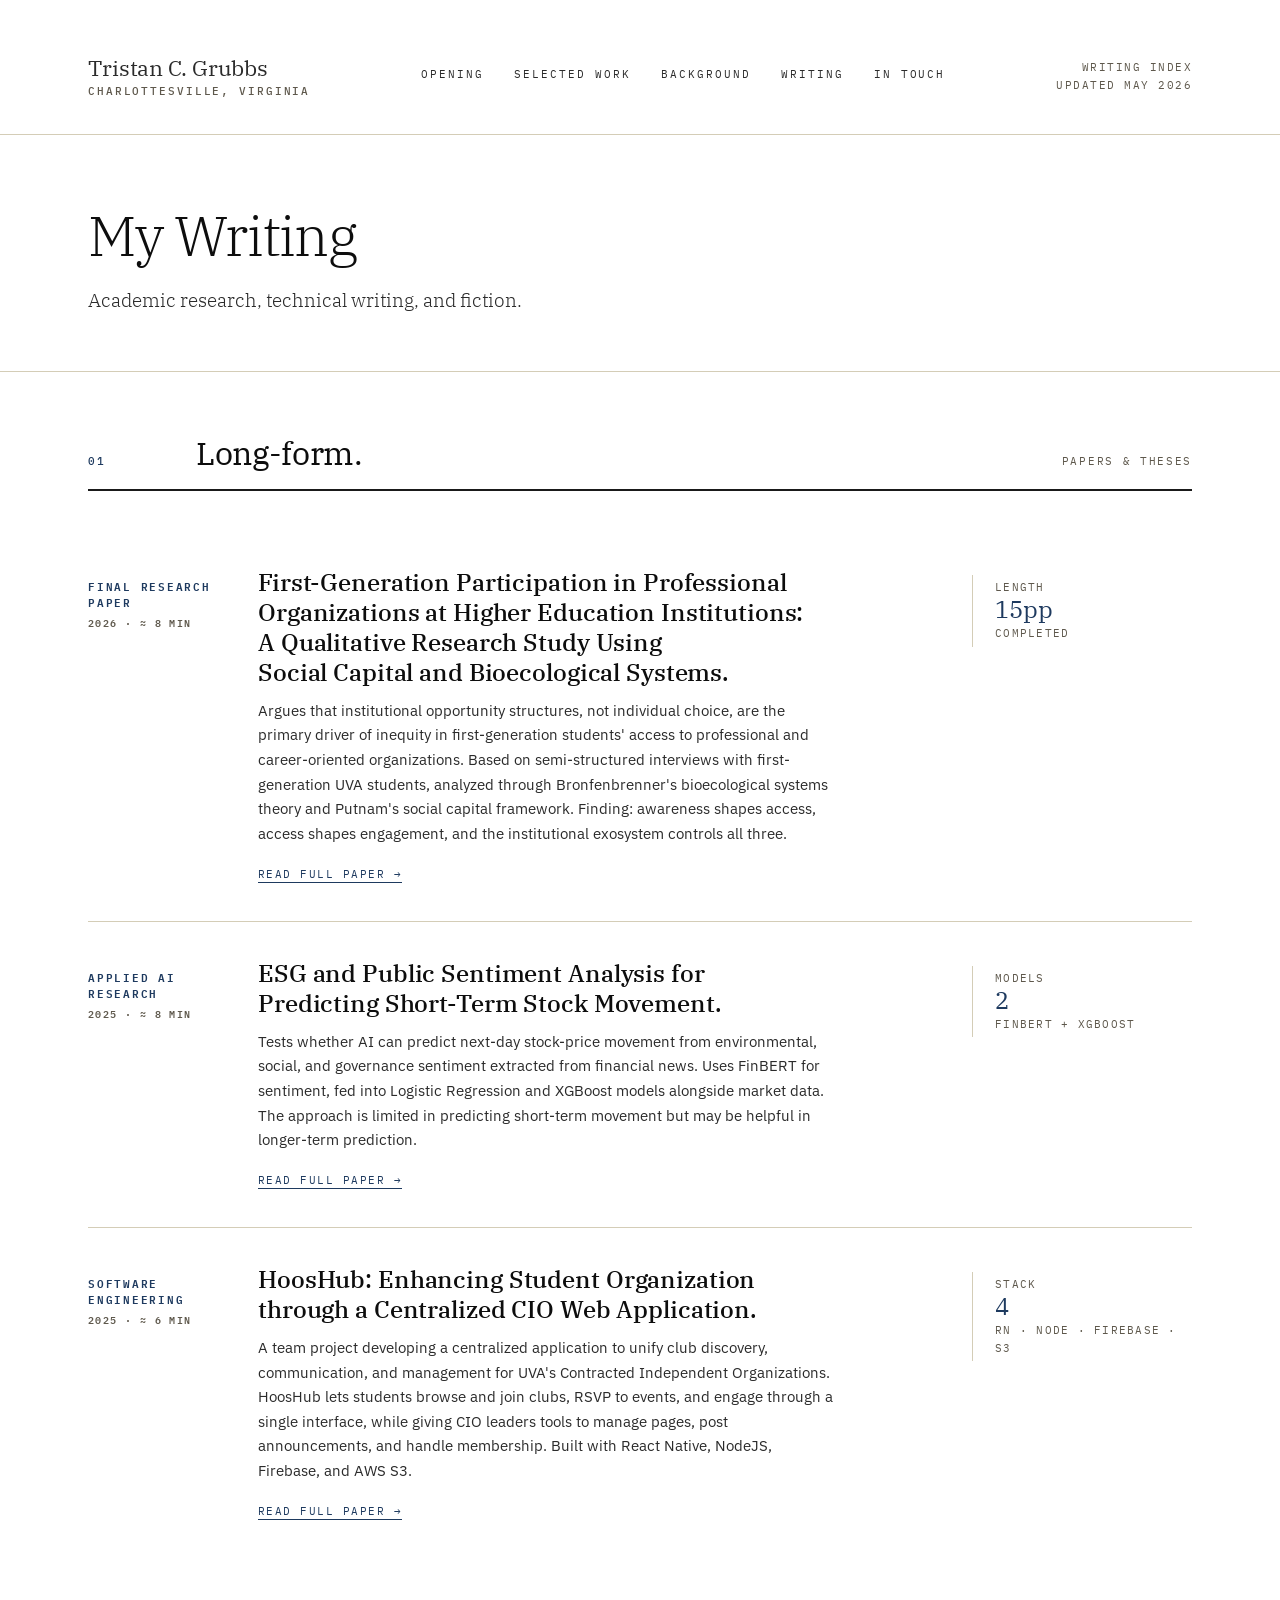
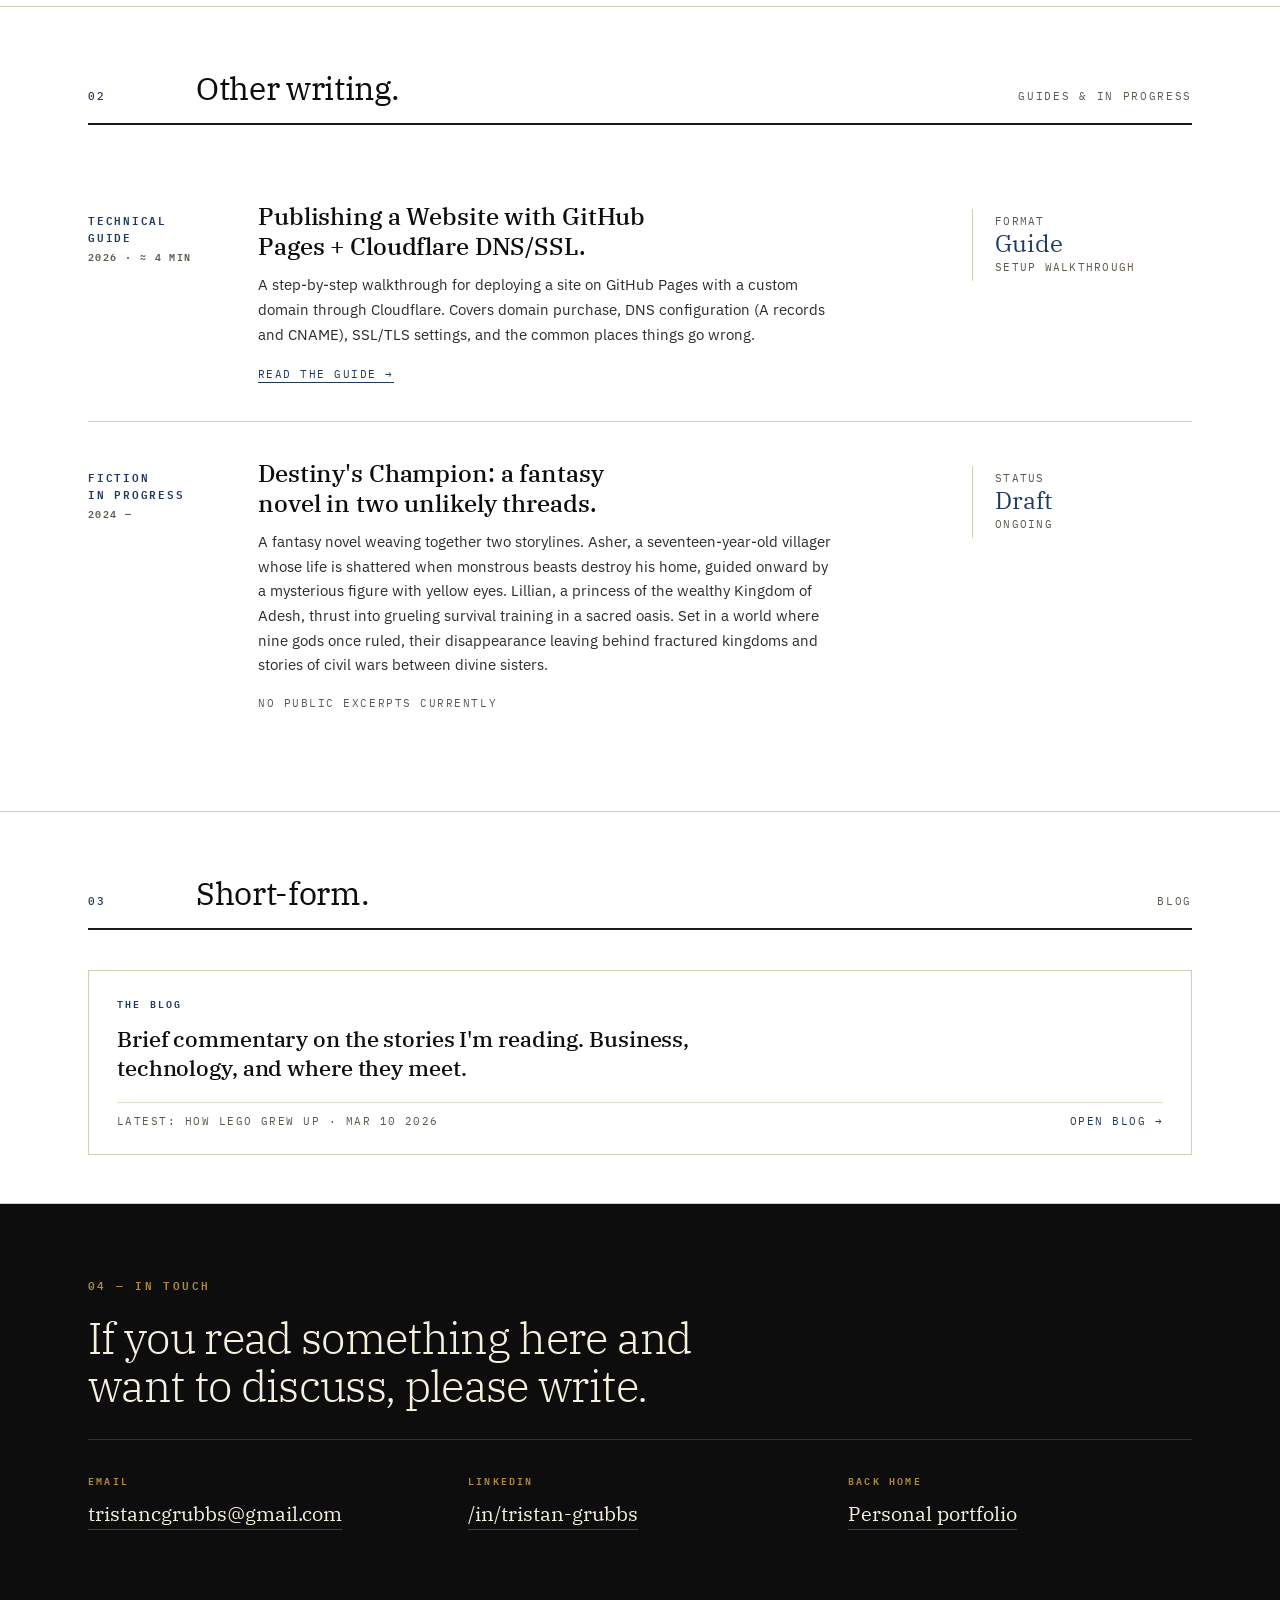
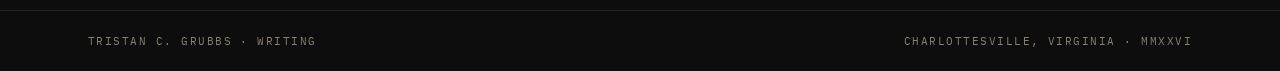
<file: writing/index.html>
<!doctype html>
<html lang="en">
<head>
<meta charset="utf-8" />
<meta name="viewport" content="width=1280" />
<title>Writing — Tristan C. Grubbs</title>
<link rel="preconnect" href="https://fonts.googleapis.com">
<link rel="preconnect" href="https://fonts.gstatic.com" crossorigin>
<link rel="stylesheet" href="https://fonts.googleapis.com/css2?family=IBM+Plex+Serif:ital,wght@0,300;0,400;0,500;0,600;1,300;1,400;1,500&family=IBM+Plex+Sans:wght@400;500;600&family=IBM+Plex+Mono:wght@400;500&display=swap" />
<link rel="stylesheet" href="memo.css" />
</head>
<body>
<div class="doc inner">

  <header class="doc-head">
    <a class="name serif" href="../" style="text-decoration:none;color:inherit;">
      Tristan C. Grubbs
      <small>Charlottesville, Virginia</small>
    </a>
    <nav class="doc-nav">
      <a href="../#opening">Opening</a>
      <a href="../#work">Selected Work</a>
      <a href="../#background">Background</a>
      <a href="../writing/">Writing</a>
      <a href="../#touch">In Touch</a>
    </nav>
    <div class="doc-meta">
      Writing index<br/>
      Updated May 2026
    </div>
  </header>

  <section class="title-block">
    <div>
      <h1 class="title">My Writing</h1>
      <p class="deck">Academic research, technical writing, and fiction.</p>
    </div>
  </section>

  <!-- ─── 01 LONG-FORM ─── -->
  <section class="sec" id="longform">
    <header class="sec-head">
      <div class="sec-num">01</div>
      <h2 class="sec-title">Long-form.</h2>
      <div class="sec-meta">Papers &amp; theses</div>
    </header>

    <article class="writing-entry">
      <div class="we-tag">
        Final Research<br/>Paper
        <em>2026 · ≈ 8 min</em>
      </div>
      <div class="we-body">
        <h3>First-Generation Participation in Professional Organizations at Higher Education Institutions: A Qualitative Research Study Using Social Capital and Bioecological Systems.</h3>
        <p>Argues that institutional opportunity structures, not individual choice, are the primary driver of inequity in first-generation students' access to professional and career-oriented organizations. Based on semi-structured interviews with first-generation UVA students, analyzed through Bronfenbrenner's bioecological systems theory and Putnam's social capital framework. Finding: awareness shapes access, access shapes engagement, and the institutional exosystem controls all three.</p>
        <a class="we-read" href="../STS Research Paper-Grubbs-3.pdf" target="_blank" rel="noopener">Read full paper →</a>
      </div>
      <aside class="we-side">
        Length
        <div class="num">15pp</div>
        <div class="cap">Completed</div>
      </aside>
    </article>

    <article class="writing-entry">
      <div class="we-tag">
        Applied AI<br/>Research
        <em>2025 · ≈ 8 min</em>
      </div>
      <div class="we-body">
        <h3>ESG and Public Sentiment Analysis for Predicting Short-Term Stock Movement.</h3>
        <p>Tests whether AI can predict next-day stock-price movement from environmental, social, and governance sentiment extracted from financial news. Uses FinBERT for sentiment, fed into Logistic Regression and XGBoost models alongside market data. The approach is limited in predicting short-term movement but may be helpful in longer-term prediction.</p>
        <a class="we-read" href="../Final Project Report.pdf" target="_blank" rel="noopener">Read full paper →</a>
      </div>
      <aside class="we-side">
        Models
        <div class="num">2</div>
        <div class="cap">FinBERT + XGBoost</div>
      </aside>
    </article>

    <article class="writing-entry">
      <div class="we-tag">
        Software<br/>Engineering
        <em>2025 · ≈ 6 min</em>
      </div>
      <div class="we-body">
        <h3>HoosHub: Enhancing Student Organization through a Centralized CIO Web Application.</h3>
        <p>A team project developing a centralized application to unify club discovery, communication, and management for UVA's Contracted Independent Organizations. HoosHub lets students browse and join clubs, RSVP to events, and engage through a single interface, while giving CIO leaders tools to manage pages, post announcements, and handle membership. Built with React Native, NodeJS, Firebase, and AWS S3.</p>
        <a class="we-read" href="../HoosHub.pdf" target="_blank" rel="noopener">Read full paper →</a>
      </div>
      <aside class="we-side">
        Stack
        <div class="num">4</div>
        <div class="cap">RN · Node · Firebase · S3</div>
      </aside>
    </article>
  </section>

  <!-- ─── 02 SHORTER PIECES ─── -->
  <section class="sec" id="shorter">
    <header class="sec-head">
      <div class="sec-num">02</div>
      <h2 class="sec-title">Other writing.</h2>
      <div class="sec-meta">Guides &amp; in progress</div>
    </header>

    <article class="writing-entry">
      <div class="we-tag">
        Technical<br/>Guide
        <em>2026 · ≈ 4 min</em>
      </div>
      <div class="we-body">
        <h3>Publishing a Website with GitHub Pages + Cloudflare DNS/SSL.</h3>
        <p>A step-by-step walkthrough for deploying a site on GitHub Pages with a custom domain through Cloudflare. Covers domain purchase, DNS configuration (A records and CNAME), SSL/TLS settings, and the common places things go wrong.</p>
        <a class="we-read" href="../github-pages-cloudflare-guide/">Read the guide →</a>
      </div>
      <aside class="we-side">
        Format
        <div class="num">Guide</div>
        <div class="cap">Setup walkthrough</div>
      </aside>
    </article>

    <article class="writing-entry">
      <div class="we-tag">
        Fiction<br/>In progress
        <em>2024 — </em>
      </div>
      <div class="we-body">
        <h3>Destiny's Champion: a fantasy novel in two unlikely threads.</h3>
        <p>A fantasy novel weaving together two storylines. Asher, a seventeen-year-old villager whose life is shattered when monstrous beasts destroy his home, guided onward by a mysterious figure with yellow eyes. Lillian, a princess of the wealthy Kingdom of Adesh, thrust into grueling survival training in a sacred oasis. Set in a world where nine gods once ruled, their disappearance leaving behind fractured kingdoms and stories of civil wars between divine sisters.</p>
        <p style="font-family:'IBM Plex Mono',monospace;font-size:11px;letter-spacing:.14em;text-transform:uppercase;color:var(--muted);margin-top:16px;">No Public Excerpts Currently</p>
      </div>
      <aside class="we-side">
        Status
        <div class="num">Draft</div>
        <div class="cap">Ongoing</div>
      </aside>
    </article>
  </section>

  <!-- ─── 03 SHORT-FORM ─── -->
  <section class="sec" id="short">
    <header class="sec-head">
      <div class="sec-num">03</div>
      <h2 class="sec-title">Short-form.</h2>
      <div class="sec-meta">Blog</div>
    </header>

    <a class="wm-card" href="../blog/" style="grid-template-columns:none;display:grid;gap:14px;">
      <div class="wm-tag">The blog</div>
      <div class="wm-title" style="font-size:22px;max-width:48ch;">Brief commentary on the stories I'm reading. Business, technology, and where they meet.</div>
      <div class="wm-meta">
        Latest: How Lego grew up · Mar 10 2026
        <span>Open blog →</span>
      </div>
    </a>
  </section>

  <section class="touch" id="touch">
    <p class="touch-num">04 — In touch</p>
    <h2 class="touch-title">If you read something here and want to discuss, please write.</h2>

    <div class="touch-grid">
      <div class="touch-contact">
        <p class="k">Email</p>
        <a class="v" href="mailto:tristancgrubbs@gmail.com">tristancgrubbs@gmail.com</a>
      </div>
      <div class="touch-contact">
        <p class="k">LinkedIn</p>
        <a class="v" href="https://www.linkedin.com/in/tristan-grubbs" target="_blank" rel="noopener">/in/tristan-grubbs</a>
      </div>
      <div class="touch-contact">
        <p class="k">Back home</p>
        <a class="v" href="../">Personal portfolio</a>
      </div>
    </div>
  </section>

  <footer class="foot">
    <div>Tristan C. Grubbs &middot; Writing</div>
    <div>Charlottesville, Virginia · MMXXVI</div>
  </footer>

</div>
</body>
</html>
</file>
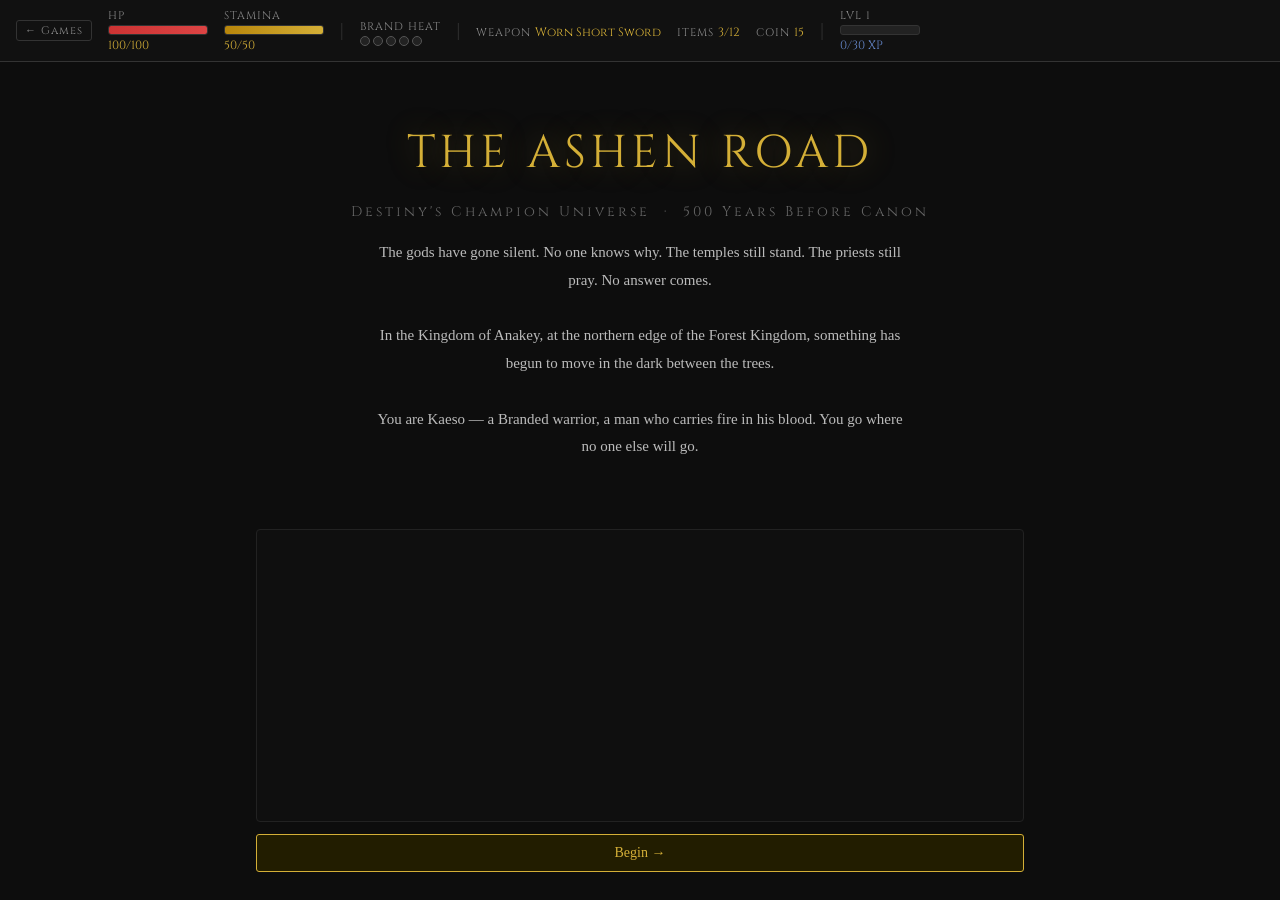
<file: games/the-ashen-road/index.html>
<!DOCTYPE html>
<html lang="en">
<head>
<meta charset="UTF-8">
<meta name="viewport" content="width=device-width, initial-scale=1.0">
<title>The Ashen Road</title>
<link href="https://fonts.googleapis.com/css2?family=Cinzel:wght@400;600;700&display=swap" rel="stylesheet">
<style>
*{box-sizing:border-box;margin:0;padding:0}
body{background:#0d0d0d;color:#e8e0d0;font-family:Georgia,serif;min-height:100vh;display:flex;flex-direction:column}
#hud{position:fixed;top:0;left:0;right:0;z-index:100;background:#111;border-bottom:1px solid #333;padding:8px 16px;display:flex;align-items:center;gap:16px;flex-wrap:wrap}
.hud-label{font-family:"Cinzel",serif;font-size:11px;color:#888;text-transform:uppercase;letter-spacing:1px}
.bar-wrap{display:flex;flex-direction:column;gap:2px;min-width:100px}
.bar{height:10px;background:#222;border-radius:3px;overflow:hidden;border:1px solid #333}
.bar-fill{height:100%;transition:width 0.3s ease}
.hp-fill{background:linear-gradient(90deg,#cc3333,#dd4444)}
.stamina-fill{background:linear-gradient(90deg,#b8860b,#d4af37)}
.heat-dots{display:flex;gap:3px;margin-top:2px}
.heat-dot{width:10px;height:10px;border-radius:50%;border:1px solid #555;background:#222;transition:background 0.3s}
.heat-dot.active{background:#ff6600;border-color:#ff9900;box-shadow:0 0 4px #ff6600}
.hud-stat{font-family:"Cinzel",serif;font-size:12px;color:#d4af37}
.hud-sep{color:#333;font-size:18px}
#main{margin-top:76px;flex:1;display:flex;flex-direction:column;max-width:800px;width:100%;margin-left:auto;margin-right:auto;padding:16px}
#location-header{margin-bottom:12px}
.loc-name{font-family:"Cinzel",serif;font-size:20px;color:#d4af37;margin-bottom:8px;letter-spacing:2px}
.ascii-art{font-family:"Courier New",monospace;font-size:12px;color:#776655;white-space:pre;line-height:1.3;background:#0a0a0a;border:1px solid #222;padding:10px;border-radius:4px;margin-bottom:8px}
#text-panel{flex:1;min-height:180px;max-height:400px;overflow-y:auto;background:#0f0f0f;border:1px solid #222;border-radius:4px;padding:16px;margin-bottom:12px;display:flex;flex-direction:column-reverse;gap:10px}
.text-entry{line-height:1.75;font-size:15px}
.narrative{color:#e8e0d0}
.dialogue{color:#a8c4d8;font-style:italic}
.sys{color:#777;font-size:13px}
.dmg{color:#cc5555}
.healtxt{color:#44aa44}
.firetxt{color:#ff8800}
#combat-log{display:none;background:#080808;border:1px solid #2a2a2a;border-radius:4px;padding:10px;margin-bottom:10px;max-height:150px;overflow-y:auto}
.clog{font-family:"Courier New",monospace;font-size:12px;line-height:1.5;color:#c8c8c8}
.clog.p{color:#d4af37}
.clog.e{color:#cc7777}
.clog.fx{color:#aaa;font-style:italic}
#action-panel{display:flex;flex-wrap:wrap;gap:8px;margin-bottom:12px}
.action-btn{background:#1a1a1a;color:#e8e0d0;border:1px solid #444;padding:10px 16px;font-family:Georgia,serif;font-size:14px;cursor:pointer;border-radius:3px;transition:all 0.15s;flex:1;min-width:130px;text-align:center}
.action-btn:hover,.action-btn:focus{background:#221d00;border-color:#d4af37;color:#d4af37;outline:none}
.action-btn:disabled{opacity:0.35;cursor:not-allowed}
.action-btn.primary{border-color:#d4af37;color:#d4af37}
.action-btn.danger{border-color:#cc3333;color:#cc5555}
.action-btn.stance-press{border-color:#aa4444;color:#dd7777;background:#1a0a0a}
.action-btn.stance-press:hover,.action-btn.stance-press:focus{background:#2a0a0a;border-color:#dd4444;color:#ff9999}
.action-btn.stance-hold{border-color:#336699;color:#6699cc;background:#0a0f1a}
.action-btn.stance-hold:hover,.action-btn.stance-hold:focus{background:#0a1530;border-color:#4488bb;color:#88bbee}
.action-btn.stance-study{border-color:#556633;color:#99bb66;background:#0a100a}
.action-btn.stance-study:hover,.action-btn.stance-study:focus{background:#101a08;border-color:#77aa44;color:#aad077}
.action-btn.stance-unleash{border-color:#ff9900;color:#ffcc44;background:#1a1000;font-weight:bold}
.action-btn.stance-unleash:hover,.action-btn.stance-unleash:focus{background:#2a1800;border-color:#ffcc00;color:#ffee88}
#combat-status{display:none;background:#0a0a0a;border:1px solid #2a2a2a;border-radius:4px;padding:10px 14px;margin-bottom:8px}
.enemy-portrait{font-family:"Courier New",monospace;font-size:11px;color:#aa8866;white-space:pre;line-height:1.2;float:right;margin-left:12px}
.enemy-name-bar{font-family:"Cinzel",serif;font-size:15px;color:#cc7755;margin-bottom:6px}
.enemy-hp-wrap{display:flex;align-items:center;gap:8px;margin-bottom:4px}
.enemy-hp-bar{flex:1;height:8px;background:#1a1a1a;border-radius:2px;overflow:hidden;border:1px solid #2a2a2a}
.enemy-hp-fill{height:100%;background:linear-gradient(90deg,#882222,#cc4444);transition:width 0.3s}
.enemy-hp-text{font-family:"Courier New",monospace;font-size:12px;color:#cc5555;min-width:60px}
.focus-row{display:flex;align-items:center;gap:6px;margin-top:4px}
.focus-pip{width:10px;height:10px;border-radius:50%;border:1px solid #446633;background:#1a2a1a;transition:background 0.2s}
.focus-pip.active{background:#88cc44;border-color:#aae055;box-shadow:0 0 5px #88cc44}
.combat-hint{font-size:12px;color:#665544;font-style:italic;margin-top:5px;clear:both}
.round-label{font-family:"Cinzel",serif;font-size:11px;color:#555;text-transform:uppercase;letter-spacing:1px}
@keyframes dmg-flash{0%{box-shadow:0 0 0 2px #cc3333}60%{box-shadow:0 0 16px 3px #cc3333}100%{box-shadow:none}}
@keyframes fire-glow{0%{box-shadow:0 0 0 2px #ff8800}60%{box-shadow:0 0 20px 4px #ff8800}100%{box-shadow:none}}
@keyframes heal-glow{0%{box-shadow:0 0 0 2px #44aa44}60%{box-shadow:0 0 16px 3px #44aa44}100%{box-shadow:none}}
.anim-damage{animation:dmg-flash 0.4s ease}
.anim-fire{animation:fire-glow 0.5s ease}
.anim-heal{animation:heal-glow 0.5s ease}
.status-bar{display:flex;gap:6px;flex-wrap:wrap;margin-bottom:8px;min-height:18px}
.spip{font-size:11px;padding:1px 7px;border-radius:10px;font-family:"Courier New",monospace}
.s-bleeding{background:#330000;color:#ff7777;border:1px solid #883333}
.s-poisoned{background:#001a00;color:#77ff77;border:1px solid #338833}
.s-dazed{background:#222200;color:#dddd55;border:1px solid #888800}
.s-entangled{background:#001100;color:#55cc55;border:1px solid #226622}
.s-immobilized{background:#110022;color:#bb88ff;border:1px solid #663399}
.s-terrified{background:#1a0000;color:#ff5555;border:1px solid #880000}
.title-screen{text-align:center;padding:30px 20px;display:flex;flex-direction:column;align-items:center;gap:18px}
.game-title{font-family:"Cinzel",serif;font-size:46px;color:#d4af37;letter-spacing:4px;text-shadow:0 0 30px rgba(212,175,55,0.35)}
.game-subtitle{font-family:"Cinzel",serif;font-size:14px;color:#666;letter-spacing:3px}
.title-desc{max-width:540px;line-height:1.85;color:#bbb;font-size:15px}
#overlay{display:none;position:fixed;top:0;left:0;right:0;bottom:0;background:rgba(0,0,0,0.88);z-index:200;justify-content:center;align-items:center}
#overlay.active{display:flex}
.overlay-box{background:#111;border:1px solid #444;border-radius:6px;padding:24px;max-width:520px;width:90%;max-height:82vh;overflow-y:auto}
.overlay-box h3{font-family:"Cinzel",serif;color:#d4af37;margin-bottom:14px;font-size:18px}
.overlay-box p{margin-bottom:10px;line-height:1.7;color:#ccc}
.overlay-box .dialogue{color:#a8c4d8;font-style:italic;margin-bottom:12px}
.dead-screen{text-align:center;padding:40px 20px}
.dead-title{font-family:"Cinzel",serif;font-size:34px;color:#cc3333;margin-bottom:20px;letter-spacing:3px}
.ending-title{font-family:"Cinzel",serif;font-size:26px;color:#d4af37;margin-bottom:16px;letter-spacing:3px}
.ending-subtitle{font-family:"Cinzel",serif;font-size:16px;color:#888;margin-bottom:20px}
.shop-line{display:flex;justify-content:space-between;align-items:center;border-bottom:1px solid #222;padding:6px 0;font-size:14px}
.shop-line .item-name{color:#e8e0d0}
.shop-line .item-cost{color:#d4af37;font-family:"Cinzel",serif;font-size:13px}
.shop-buy{background:#1a1200;border:1px solid #d4af37;color:#d4af37;padding:3px 10px;cursor:pointer;font-size:12px;border-radius:3px;font-family:Georgia,serif}
.shop-buy:hover{background:#2a2200}
.shop-buy:disabled{opacity:0.3;cursor:not-allowed}
.craft-line{display:flex;justify-content:space-between;align-items:center;border-bottom:1px solid #1a1a1a;padding:6px 0;font-size:13px}
.inv-line{display:flex;justify-content:space-between;align-items:center;border-bottom:1px solid #1a1a1a;padding:5px 0;font-size:14px}
.inv-use{background:#1a1a1a;border:1px solid #555;color:#e8e0d0;padding:2px 8px;cursor:pointer;font-size:11px;border-radius:3px}
.inv-use:hover{border-color:#d4af37;color:#d4af37}
hr.sep{border:none;border-top:1px solid #222;margin:10px 0}
</style>
</head>
<body>
<div id="hud">
  <a href="/games" style="font-family:'Cinzel',serif;font-size:11px;color:#888;text-decoration:none;letter-spacing:1px;padding:2px 8px;border:1px solid #333;border-radius:3px;white-space:nowrap" onmouseover="this.style.color='#d4af37';this.style.borderColor='#d4af37'" onmouseout="this.style.color='#888';this.style.borderColor='#333'">&#8592; Games</a>
  <div class="bar-wrap">
    <span class="hud-label">HP</span>
    <div class="bar"><div class="bar-fill hp-fill" id="hp-bar" style="width:100%"></div></div>
    <span class="hud-stat" id="hp-text">100/100</span>
  </div>
  <div class="bar-wrap">
    <span class="hud-label">Stamina</span>
    <div class="bar"><div class="bar-fill stamina-fill" id="stamina-bar" style="width:100%"></div></div>
    <span class="hud-stat" id="stamina-text">50/50</span>
  </div>
  <div class="hud-sep">|</div>
  <div>
    <span class="hud-label">Brand Heat</span>
    <div class="heat-dots" id="heat-dots">
      <div class="heat-dot" id="hd0"></div><div class="heat-dot" id="hd1"></div>
      <div class="heat-dot" id="hd2"></div><div class="heat-dot" id="hd3"></div>
      <div class="heat-dot" id="hd4"></div>
    </div>
  </div>
  <div class="hud-sep">|</div>
  <div><span class="hud-label">Weapon&nbsp;</span><span class="hud-stat" id="hud-weapon">—</span></div>
  <div><span class="hud-label">Items&nbsp;</span><span class="hud-stat" id="hud-items">0/12</span></div>
  <div><span class="hud-label">Coin&nbsp;</span><span class="hud-stat" id="hud-coin">0</span></div>
  <div class="hud-sep">|</div>
  <div class="bar-wrap" style="min-width:80px">
    <span class="hud-label">LVL <span id="hud-level">1</span></span>
    <div class="bar"><div class="bar-fill" id="xp-bar" style="width:0%;background:linear-gradient(90deg,#4466aa,#6688cc)"></div></div>
    <span class="hud-stat" id="xp-text" style="color:#6688cc">0 XP</span>
  </div>
</div>
<div id="main">
  <div id="location-header"></div>
  <div class="status-bar" id="status-bar"></div>
  <div id="combat-status"></div>
  <div id="combat-log"></div>
  <div id="text-panel"></div>
  <div id="action-panel"></div>
</div>
<div id="overlay"><div class="overlay-box" id="overlay-box"></div></div>
<script>
// ============================================================
// DATA
// ============================================================
const WEAPONS = {
  worn_short_sword: { name:"Worn Short Sword", atkMod:0, special:null, fireSynergy:false,
    desc:"A battered blade that has seen better decades." },
  crude_knife: { name:"Crude Knife", atkMod:-2, special:"quick_strike", fireSynergy:false,
    desc:"Ugly and unbalanced, but quick enough in a pinch." },
  hunters_axe: { name:"Hunter's Axe", atkMod:3, special:"cleave", fireSynergy:false,
    desc:"Well-made northern axe, balanced for one hand." },
  guards_blade: { name:"Guard's Blade", atkMod:5, special:"parry", fireSynergy:false,
    desc:"A proper soldier's sword. Someone lost this far from anywhere." },
  flame_notched_blade: { name:"Flame-Notched Blade", atkMod:4, special:"fire_channel", fireSynergy:true,
    desc:"The notches in the blade channel heat from your hands. It hums when you grip it." },
  poison_blade: { name:"Poison Blade", atkMod:2, special:"venom_edge", fireSynergy:false,
    desc:"A blade whose edge has been treated with spider venom." }
};
const WEAPON_SPECIALS = {
  quick_strike: { name:"Quick Strike", staminaCost:0, desc:"Attack twice at half power each." },
  cleave:       { name:"Cleave", staminaCost:0, desc:"Strike all enemies simultaneously." },
  parry:        { name:"Parry", staminaCost:0, desc:"30% chance to halve incoming damage." },
  fire_channel: { name:"Fire Channel", staminaCost:15, desc:"Add +8 fire damage. Costs 15 stamina." },
  venom_edge:   { name:"Venom Edge", staminaCost:0, desc:"Applies Poisoned on hit." }
};

const ITEMS = {
  // Medical
  bandage:          { name:"Bandage",         cat:"medical",    desc:"Restore 15 HP.", count:0 },
  field_salve:      { name:"Field Salve",      cat:"medical",    desc:"Restore 30 HP. Removes Bleeding.", count:0 },
  antidote_vial:    { name:"Antidote Vial",    cat:"medical",    desc:"Removes Poisoned immediately.", count:0 },
  healing_root:     { name:"Healing Root",     cat:"medical",    desc:"Restore 20 HP over 3 rounds.", count:0 },
  prey_bird_meat:   { name:"Prey Bird Meat",   cat:"medical",    desc:"Restore 10 HP. Cannot use in combat.", count:0 },
  strong_tonic:     { name:"Strong Tonic",     cat:"medical",    desc:"Restore full HP. Cure all status effects.", count:0 },
  reinforced_bandage:{ name:"Reinforced Bandage", cat:"medical", desc:"Restore 40 HP.", count:0 },
  // Consumable
  oil_flask:        { name:"Oil Flask",        cat:"consumable", desc:"20 fire damage. Instantly destroys Rising.", count:0 },
  thorn_extract:    { name:"Thorn Extract",    cat:"consumable", desc:"Pre-combat: next attack applies Poisoned+Bleeding.", count:0 },
  smoke_pellet:     { name:"Smoke Pellet",     cat:"consumable", desc:"Forces immediate combat retreat.", count:0 },
  torch:            { name:"Torch",            cat:"consumable", desc:"Prevents Dart Ambush. Required for dark rooms.", count:0 },
  rope_hook:        { name:"Rope & Hook",      cat:"consumable", desc:"Access the hidden upper level of the wayshrine.", count:0 },
  // Components
  bear_fat:         { name:"Bear Fat",         cat:"component",  desc:"Crafting component.", count:0 },
  scrap_cloth:      { name:"Scrap Cloth",      cat:"component",  desc:"Crafting component.", count:0 },
  feathers:         { name:"Feathers",         cat:"component",  desc:"Crafting component.", count:0 },
  thorn_extract_component:{ name:"Thorn Component", cat:"component", desc:"2 needed to craft Thorn Extract.", count:0 },
  venom_sac:        { name:"Venom Sac",        cat:"component",  desc:"Craft into Poison Blade with any blade.", count:0 },
  dart_quill:       { name:"Dart Quill",       cat:"component",  desc:"Crafting component.", count:0 },
  hardwood_shard:   { name:"Hardwood Shard",   cat:"component",  desc:"Crafting component.", count:0 },
  beastman_hide:    { name:"Beastman Hide",    cat:"component",  desc:"Trophy. Dense, dark fur.", count:0 },
  shine_hoarder_eye:{ name:"Shine Hoarder Eye",cat:"component",  desc:"Iridescent. Valuable.", count:0 },
  spider_silk:      { name:"Spider Silk",      cat:"component",  desc:"Extremely strong. Crafting component.", count:0 },
  night_bear_hide:  { name:"Night Bear Hide",  cat:"component",  desc:"Heavy, valuable pelt.", count:0 },
  beastman_claw_mod:{ name:"Beastman Claw",    cat:"mod",        desc:"+3 attack to equipped weapon. Causes Bleeding on hit.", count:0 }
};

const ENEMIES = {
  bandit: {
    name:"Bandit", hp:30, maxHp:30, atk:6, def:2, xp:20,
    firstFlavor:"He steps out from behind the waystation wall — road-stained coat, a knife that's more rust than steel. His eyes have the flat calculation of a man who has done this before and never found it interesting.",
    special:"dirty_strike", loot:[{id:"coin",amt:10},{id:"bandage",amt:1}], canFlee:true, loc:"LOC_01"
  },
  crazed_man: {
    name:"Crazed Man", hp:22, maxHp:22, atk:8, def:0, xp:15,
    firstFlavor:"He comes out of the brush at a run, eyes too wide, mouth open. Whatever he was before the forest took him, it's been replaced by something rawer. He doesn't speak. He just comes.",
    special:"frenzy", frenzyRounds:0, loot:[{id:"scrap_cloth",amt:1}], lootExtra:{id:"crude_knife",chance:0.35}, canFlee:true, loc:"LOC_03"
  },
  prey_bird_a: {
    name:"Prey Bird", hp:14, maxHp:14, atk:4, def:1, xp:10,
    firstFlavor:"Two of them — wingspan wider than you expected, talons already extended. They circle once and then they dive.",
    special:"dive", diveUsed:false, loot:[{id:"feathers",amt:1}], lootExtra:{id:"prey_bird_meat",chance:0.5}, canFlee:true, loc:"LOC_03",
    isPair:true, pair: null
  },
  prey_bird_b: {
    name:"Prey Bird (2)", hp:14, maxHp:14, atk:4, def:1, firstFlavor:"", xp:10,
    special:"dive", diveUsed:false, loot:[{id:"feathers",amt:1}], canFlee:true, loc:"LOC_03"
  },
  night_bear: {
    name:"Night Bear", hp:75, maxHp:75, atk:14, def:6, xp:50,
    firstFlavor:"It emerges from between the trees without sound — black fur that seems to absorb the remaining light, eyes like two dull coins. A night bear. Rare this far south. That means something has pushed it down from the deep forest.",
    special:"maul", loot:[{id:"night_bear_hide",amt:1},{id:"bear_fat",amt:1}], canFlee:true, loc:"LOC_03"
  },
  overgrown: {
    name:"Overgrown", hp:55, maxHp:55, atk:11, def:4, xp:35,
    firstFlavor:"It looks like it was once a man. There are still traces of it — a shape under the bark, fingers that have grown into roots. The forest has taken it entirely. What moves toward you now is not man and not plant. It is something that decided to become both.",
    special:"entangle", loot:[{id:"thorn_extract_component",amt:1},{id:"hardwood_shard",amt:1}], canFlee:false, loc:"LOC_03"
  },
  lingering_spirit: {
    name:"Lingering Spirit", hp:35, maxHp:35, atk:9, def:0, xp:25,
    firstFlavor:"It coalesces from the shadows at the edge of the camp — a shape that is almost a person, almost still. It doesn't speak. The cold coming off it is immediate and total. Your fire responds, pulling toward it.",
    special:"wail_drain", immunePhysical:true, loot:[], grantsSettled:true, canFlee:false, loc:"LOC_04"
  },
  giant_spider: {
    name:"Giant Spider", hp:45, maxHp:45, atk:10, def:3, xp:30,
    firstFlavor:"The web caught the light before you saw the spider. It drops from the canopy — body the size of a dog, legs spanning wider. The abdomen pulses with venom. It assesses you with eight flat eyes and decides you are prey.",
    special:"venom_web", loot:[{id:"spider_silk",amt:1},{id:"venom_sac",amt:1}], canFlee:true, loc:"LOC_05"
  },
  dart: {
    name:"Dart", hp:18, maxHp:18, atk:7, def:2, xp:15,
    firstFlavor:"You heard nothing. The first sign of it is the impact — a creature about the size of a cat, all spine and speed, its quills already raised. If you'd had your torch out, you would have seen it in time.",
    special:"ambush", ambushUsed:false, loot:[{id:"dart_quill",amt:1}], canFlee:true, loc:"LOC_05"
  },
  shine_hoarder: {
    name:"Shine Hoarder", hp:60, maxHp:60, atk:13, def:5, xp:45,
    firstFlavor:"The chamber is full of things that catch light — coins, shards of mirror, the bones of birds. In the center of it, the creature that collected all this turns toward you. It's blind. It doesn't need eyes. It can feel the heat of you.",
    special:"blind_hoard", flashUsed:false, loot:[{id:"coin",amt:40},{id:"shine_hoarder_eye",amt:1},{id:"strong_tonic",amt:1}], lootWeapon:"flame_notched_blade", canFlee:true, loc:"LOC_05"
  },
  beastman: {
    name:"Beastman", hp:90, maxHp:90, atk:18, def:7, xp:60,
    firstFlavor:"It's larger than a man. The proportions are wrong in ways that take a moment to catalogue — arms too long, head too heavy, a spine that bends in two directions. It regards you with the calm of a creature that has not yet met anything it could not kill.",
    special:"rend_terrify", loot:[{id:"beastman_claw_mod",amt:1}], canFlee:false, loc:"LOC_05"
  },
  beastman_named: {
    name:"Grath", hp:140, maxHp:140, atk:18, def:7, xp:90,
    firstFlavor:"This one has a name. You can feel it the way you can feel certain silences — weighted, intentional. It is larger than the others and it has been here longer. The corruption around the shrine bends toward it slightly, like a plant toward heat. It looks at you without surprise, as though it has been expecting exactly this.",
    special:"rend_terrify_named", terrifyUsed:false, loot:[{id:"beastman_hide",amt:1},{id:"coin",amt:20}], grantsFlag:"destroyedShrine", canFlee:false, loc:"LOC_06"
  },
  rising: {
    name:"The Rising", hp:50, maxHp:50, atk:12, def:0, xp:40,
    firstFlavor:"It unfolds from the base of the shrine like smoke that learned to move with purpose. No eyes. No mouth. Just a shape that moves toward heat — toward you — and does not stop.",
    special:"reforms", hasReformed:false, immunePhysical:false, loot:[], grantsFlag:"risingDefeated", canFlee:false, loc:"LOC_06"
  }
};

const ASCII_ART = {
  LOC_01:`       ___
      /___\\
     | [=] |
     |_____|
    /|     |\\
   / |  W  | \\
  /  |_____|  \\
     WAYSTATION`,
  LOC_02:`  ___   ___   ___
 |H  | |A  | |R  |
 |___| |___| |___|
 |  HARROW'S    |
 |   CROSSING   |
  \\__VILLAGE___/`,
  LOC_03:` |  |  |  |  |  |
 | /|\\ /|\\ /|\\ |
 |/ | X | X |\\|
 | LOGGING ROAD |
  \\____________/`,
  LOC_04:`  . *  camp  * .
 [====][====]
 |    ||    |
 |EDGE|| CAMP
 |____||____|
   *  .  * .`,
  LOC_05:` Y  Y  Y  Y  Y  Y
/|\\/|\\/|\\/|\\/|\\
 |  THE  DEEP  |
 |   FOREST    |
  \\  ancient /
   \\________/`,
  LOC_06:`    _____
   /\\   /\\
  /  \\ /  \\
 | RUINED   |
 | WAYSHRINE|
  \\  ___  /
   \\/___\\/`
};

const LOCATION_DATA = {
  LOC_01: {
    name:"The Waystation",
    firstDesc:"The waystation is a squat thing of grey stone, built for practicality and nothing else. An oil lamp hangs from the eave, guttering in the evening wind. Three roads meet here — south to the city, east to the coast, north to wherever the trees get thick enough to swallow the light. You've been sitting on the bench outside for the better part of an hour, eating stale bread and watching the road, when you see her coming. She's moving fast. Too fast for someone who has been walking.",
    shortDesc:"The waystation crossroads. The evening wind hasn't changed."
  },
  LOC_02: {
    name:"Harrow's Crossing",
    firstDesc:"Harrow's Crossing is the kind of village that apologizes for existing. The buildings are low and practical, built from the same timber the loggers send south. The streets are mud. The people who pass you keep their eyes down. They know what you are — your hands give it away when the light catches them wrong, that faint shimmer under the skin. They don't run. They just make themselves smaller. Elder Maren is waiting for you at the longhouse door. She looks like she hasn't slept in a week.",
    shortDesc:"Harrow's Crossing. The village is quiet in the way of held breath."
  },
  LOC_03: {
    name:"The Logging Road",
    firstDesc:"The logging road north is older than the village that maintains it. Trees crowd close on both sides, their branches interlocking overhead to form a tunnel of bark and shadow. The ruts from wagon wheels are deep here, filled with standing water that reflects nothing. Somewhere ahead, beyond where the loggers work, the road simply stops. No one has gone past the old boundary stakes in two months.",
    shortDesc:"The logging road stretches north into growing dark."
  },
  LOC_04: {
    name:"The Edge Camp",
    firstDesc:"The edge camp was abandoned recently enough that the fire ring still has ash in it. Whoever left did so in a hurry — packs lean against stumps, a cookpot with something dried and black in the bottom, a lantern with oil still in the reservoir. At the tree line, barely visible in the failing light, there is a shape that does not move the way branches move. It watches you. You feel it watching you. This place is not empty.",
    shortDesc:"The edge camp. The cold here is different from ordinary cold."
  },
  LOC_05: {
    name:"The Deep Forest",
    firstDesc:"Past the edge camp, the forest changes. The trees are older here — bark dark and smooth, canopy so thick that midday looks like dusk. The undergrowth is dense and strange, plants you have no names for growing in configurations that seem deliberate. Sound is wrong in here too. The birds that were calling behind you have gone silent. Your fire stirs inside you without prompting, responding to something it can sense that you cannot yet see.",
    shortDesc:"The deep forest presses in on all sides. Your fire stirs uneasily."
  },
  LOC_06: {
    name:"The Ruined Wayshrine",
    firstDesc:"The wayshrine has been here longer than the forest. The stone is different from anything quarried locally — grey-white and faintly luminous, carved with symbols that have worn to shadows of themselves. The god whose name was once cut into the lintel is gone now, worn to nothing. The corruption is visible even to ordinary eyes: a dark discoloration spreading from the shrine's base like spilled ink, killing whatever it touches. The air tastes like metal. Something is centered here. Something that has been waiting.",
    shortDesc:"The ruined wayshrine. The corruption pulses at its base."
  }
};

const SHOP_VAYNE = [
  { id:"bandage",       name:"Bandage",       cost:8,  stock:999, desc:"Restore 15 HP." },
  { id:"field_salve",   name:"Field Salve",   cost:18, stock:4,   desc:"Restore 30 HP + cure Bleeding." },
  { id:"antidote_vial", name:"Antidote Vial", cost:12, stock:3,   desc:"Remove Poisoned." }
];
const SHOP_HOLT = [
  { id:"hunters_axe",  name:"Hunter's Axe",  cost:30, stock:1, desc:"Atk +3. Cleave: hits all enemies." },
  { id:"guards_blade", name:"Guard's Blade", cost:50, stock:1, desc:"Atk +5. Parry: 30% halve damage." },
  { id:"oil_flask",    name:"Oil Flask",     cost:12, stock:3, desc:"20 fire damage. Destroys Rising." }
];
const SHOP_MERCHANT = [
  { id:"smoke_pellet", name:"Smoke Pellet", cost:10, stock:2, desc:"Escape from any combat." }
];

const CRAFTING_RECIPES = [
  { id:"field_salve_craft",   name:"Field Salve",        needs:[{id:"bear_fat",n:1},{id:"scrap_cloth",n:1}], result:{id:"field_salve",n:1} },
  { id:"thorn_extract_craft", name:"Thorn Extract",      needs:[{id:"thorn_extract_component",n:2}],         result:{id:"thorn_extract",n:1} },
  { id:"reinforced_bandage",  name:"Reinforced Bandage", needs:[{id:"bandage",n:2},{id:"scrap_cloth",n:1}],  result:{id:"reinforced_bandage",n:1} },
  { id:"poison_blade_craft",  name:"Poison Blade",       needs:[{id:"venom_sac",n:1}], requiresBlade:true,   result:{id:"poison_blade",n:0} }
];

// ============================================================
// ENEMY PORTRAITS & COMBAT HINTS
// ============================================================
const ENEMY_PORTRAITS = {
  bandit:
`  _O_
 /| |\
  | |
 / \\`,
  crazed_man:
` \\O/
  |
 _|_`,
  prey_bird_a:
`  /\\  /\\
 (  \\/  )
  \\    /
   \\__/`,
  night_bear:
`  /\\_/\\
 ( o o )
 =( Y )=
  )   (`,
  overgrown:
` \\|/ \\|/
--*---*--
 /|\\Y/|\\
  | | |`,
  lingering_spirit:
`  ~ * ~
 *  |  *
~  |||  ~
 * ~~~ *`,
  giant_spider:
` \\ | | /
--( . )--
 / | | \\
   ===`,
  dart:
` |> . <|
  \\___/
  |___|`,
  shine_hoarder:
` o * o *
* (___) *
 o _|_ o
  /   \\`,
  beastman:
`  /\\  /\\
 / O  O \\
|   /\\   |
 \\_|  |_/`,
  beastman_named:
` /\\ ** /\\
( O    O )
|  >--<  |
 \\_\\  /_/`,
  rising:
` ~ ~ ~ ~
~  ~~~  ~
 ~ ~~~ ~
~ ~ ~ ~ ~`
};

const COMBAT_HINTS = {
  bandit:       "He's quick but brittle. Overwhelming aggression won't give him time to recover.",
  crazed_man:   "He gets worse the longer this goes. End it fast — patience will cost you.",
  prey_bird_a:  "It moves unpredictably. Hold your ground and let it come to you.",
  night_bear:   "Brute force won't work here. Study its patterns; strike when it overcommits.",
  overgrown:    "It can root you. Stay patient, keep your footing, wear it down slowly.",
  lingering_spirit: "Steel does nothing. Your heat is the only weapon here — don't hold back.",
  giant_spider: "It will try to poison and web you. Defensive pressure buys time to counter.",
  dart:         "Small and fast. Aggression may keep it off-balance before it can ambush again.",
  shine_hoarder:"It's blind but sensitive. Patient strikes avoid triggering its hoard instincts.",
  beastman:     "It hits hard and it's fast. Hold your line — don't let it dictate the pace.",
  beastman_named:"Grath has seen warriors before. Read it carefully. One wrong move is fatal.",
  rising:       "Fire only. Physical force will not hold it down. Every heat blast counts."
};

// ============================================================
// GAME STATE
// ============================================================
const XP_PER_LEVEL = [0, 30, 80, 150, 240]; // xp needed to reach levels 2,3,4,5
const MAX_LEVEL = 5;

let G = {
  player: {
    hp:100, maxHp:100, stamina:50, maxStamina:50,
    inventory:{}, equippedWeapon:"worn_short_sword",
    statusEffects:[], brandedHeat:0, coin:15,
    healingRootTicks:0, thornActive:false, beastmanClawMod:false,
    parryActive:false, settledBonus:false,
    level:1, xp:0
  },
  world: { currentLocationId:"title", visitedLocations:[], loc03Traversals:0, loc05RoomsVisited:[] },
  story: {
    flags:{
      trustedElder:false, alliedCreature:false, destroyedShrine:false,
      warnedCapital:false, spiritDefeated:false, rampageChosen:false,
      buriedLeadFound:false, holtLoreHeard:false, vayneLoreHeard:false,
      creatureNegotiated:false, ropeHookFound:false,
      resolveCheck1Passed:false, resolveCheck2Passed:false,
      risingDefeated:false, merchantVisited:false, ida_met:false,
      maren_met:false, holt_met:false, vayne_met:false, creature_met:false,
      shinehoarder_defeated:false, nightbear_defeated:false,
      loc04_searched:false, loc04_rested:false, loc05_foraged:0,
      loc03_enc_count:0, waystationShopDone:false,
      creatureAliveAfterFight:false, grath_defeated:false
    }
  },
  combat: { active:false, enemy:null, round:0, log:[], firstEncounterSeen:{}, focus:0, chargeWarning:false }
};

function inv(id){ return G.player.inventory[id]||0; }
function setInv(id,n){ if(n<=0){delete G.player.inventory[id];}else{G.player.inventory[id]=n;} }
function addInv(id,n){
  const total = invCount() + n;
  if(total > 12){ addText("Your pack is full (12 item limit). Drop something first.","sys"); return false; }
  setInv(id, inv(id)+n);
  return true;
}
function invCount(){ return Object.values(G.player.inventory).reduce((a,b)=>a+b,0); }

// ============================================================
// HUD & RENDER UTILITIES
// ============================================================
function updateHUD(){
  const p = G.player;
  document.getElementById("hp-bar").style.width = Math.max(0,(p.hp/p.maxHp)*100)+"%";
  document.getElementById("hp-text").textContent = p.hp+"/"+p.maxHp;
  document.getElementById("stamina-bar").style.width = Math.max(0,(p.stamina/p.maxStamina)*100)+"%";
  document.getElementById("stamina-text").textContent = p.stamina+"/"+p.maxStamina;
  document.getElementById("hud-coin").textContent = p.coin;
  document.getElementById("hud-items").textContent = invCount()+"/12";
  document.getElementById("hud-weapon").textContent = WEAPONS[p.equippedWeapon]?.name||"—";
  document.getElementById("hud-level").textContent = p.level;
  if(p.level < MAX_LEVEL){
    const xpNeeded = XP_PER_LEVEL[p.level];
    document.getElementById("xp-bar").style.width = Math.min(100,(p.xp/xpNeeded)*100)+"%";
    document.getElementById("xp-text").textContent = p.xp+"/"+xpNeeded+" XP";
  } else {
    document.getElementById("xp-bar").style.width = "100%";
    document.getElementById("xp-text").textContent = "MAX";
  }
  for(let i=0;i<5;i++){
    const d = document.getElementById("hd"+i);
    d.classList.toggle("active", i < p.brandedHeat);
  }
  // status bar
  const sb = document.getElementById("status-bar");
  sb.innerHTML = "";
  p.statusEffects.forEach(s=>{
    const pip = document.createElement("span");
    pip.className = "spip s-"+s.id;
    pip.textContent = s.name+(s.rounds?" ("+s.rounds+")":"");
    sb.appendChild(pip);
  });
}

function addText(text, cls="narrative"){
  const panel = document.getElementById("text-panel");
  const div = document.createElement("div");
  div.className = "text-entry "+cls;
  div.innerHTML = text;
  panel.prepend(div);
}

function clearText(){ document.getElementById("text-panel").innerHTML = ""; }

function setActions(buttons){
  const panel = document.getElementById("action-panel");
  panel.innerHTML = "";
  buttons.forEach((b,i)=>{
    const btn = document.createElement("button");
    btn.className = "action-btn"+(b.primary?" primary":"")+(b.danger?" danger":"")+(b.cls?" "+b.cls:"");
    btn.textContent = b.label;
    if(b.disabled) btn.disabled = true;
    btn.onclick = b.fn;
    btn.setAttribute("tabindex","0");
    panel.appendChild(btn);
    if(i===0) btn.focus();
  });
}

function triggerAnim(cls){
  const tp = document.getElementById("text-panel");
  tp.classList.remove("anim-damage","anim-fire","anim-heal");
  void tp.offsetWidth;
  tp.classList.add(cls);
  setTimeout(()=>tp.classList.remove(cls),600);
}

function addCombatLog(text, cls=""){
  const log = document.getElementById("combat-log");
  const div = document.createElement("div");
  div.className = "clog"+(cls?" "+cls:"");
  div.textContent = text;
  log.prepend(div);
  // keep last 10
  while(log.children.length > 10) log.removeChild(log.lastChild);
}

function showLocationHeader(locId){
  const hdr = document.getElementById("location-header");
  const loc = LOCATION_DATA[locId];
  if(!loc){ hdr.innerHTML=""; return; }
  hdr.innerHTML = `<div class="loc-name">${loc.name}</div>`
    + (ASCII_ART[locId]?`<pre class="ascii-art">${ASCII_ART[locId]}</pre>`:"");
}

// ============================================================
// NAVIGATION
// ============================================================
function goToLocation(id){
  const wasVisited = G.world.visitedLocations.includes(id);
  G.world.currentLocationId = id;
  if(!wasVisited) G.world.visitedLocations.push(id);

  document.getElementById("combat-log").style.display = "none";
  document.getElementById("combat-log").innerHTML = "";
  document.getElementById("combat-status").style.display = "none";
  clearText();
  showLocationHeader(id);
  updateHUD();

  const loc = LOCATION_DATA[id];
  if(loc){
    addText(wasVisited ? loc.shortDesc : loc.firstDesc);
  }
  // Route to location handler
  const handlers = {
    title: showTitle, LOC_01: showLoc01, LOC_02: showLoc02,
    LOC_03: showLoc03, LOC_04: showLoc04, LOC_05: showLoc05, LOC_06: showLoc06
  };
  if(handlers[id]) handlers[id](wasVisited);
}

// ============================================================
// TITLE SCREEN
// ============================================================
function showTitle(){
  document.getElementById("location-header").innerHTML =
    `<div class="title-screen">
      <div class="game-title">THE ASHEN ROAD</div>
      <div class="game-subtitle">Destiny's Champion Universe &nbsp;·&nbsp; 500 Years Before Canon</div>
      <div class="title-desc">The gods have gone silent. No one knows why. The temples still stand. The priests still pray. No answer comes.<br><br>In the Kingdom of Anakey, at the northern edge of the Forest Kingdom, something has begun to move in the dark between the trees.<br><br>You are Kaeso — a Branded warrior, a man who carries fire in his blood. You go where no one else will go.</div>
    </div>`;
  document.getElementById("text-panel").innerHTML="";
  setActions([{ label:"Begin →", primary:true, fn:()=>goToLocation("LOC_01") }]);
}

// ============================================================
// LOC_01: THE WAYSTATION
// ============================================================
function showLoc01(wasVisited){
  if(!wasVisited){
    addText('<b>Runner Ida</b> stops in front of you, breathing hard. She holds out a folded note. "Harrow\'s Crossing," she says. "Two months of disappearances. Eleven men went north. None came back. The elder is offering the communal chest — not much, but she said you\'d come."<br><br>You take the note. She\'s right. You were going to go anyway. You always go.','dialogue');
    G.story.flags.ida_met = true;
  }
  const actions = [
    { label:"Speak with Runner Ida", fn:()=>dialogIda() },
    { label:"Visit the merchant", fn:()=>openMerchant() },
  ];
  if(!G.story.flags.waystationShopDone){
    actions.push({ label:"Head north to Harrow's Crossing", fn:()=>startBanditEncounter() });
  } else {
    actions.push({ label:"Head north to Harrow's Crossing", fn:()=>goToLocation("LOC_02") });
  }
  setActions(actions);
}

function dialogIda(){
  addText('"I ran two days straight," Ida says. "The elder said not to come back without someone. You\'re the only sell-sword at the waystation." She pauses. "There\'s fire under your skin. I can see it." She doesn\'t look afraid. Just tired. "The village is going to run out of people before it runs out of reasons to be afraid."','dialogue');
  setActions([
    { label:'"What else did you see?"', fn:()=>{ addText('"I didn\'t go north," she says. "I didn\'t want to see what the others didn\'t come back from."','dialogue'); showLoc01Actions(); } },
    { label:'"I\'ll leave at dawn."', fn:()=>{ addText('"Tonight," she says. "Please."','dialogue'); showLoc01Actions(); } }
  ]);
}

function showLoc01Actions(){
  setActions([
    { label:"Visit the merchant", fn:()=>openMerchant() },
    { label:"Head north to Harrow's Crossing", fn:()=>startBanditEncounter() }
  ]);
}

function openMerchant(){
  G.story.flags.merchantVisited = true;
  showShop("Waystation Merchant", SHOP_MERCHANT, ()=>showLoc01(true));
}

function startBanditEncounter(){
  addText("You're barely a hundred yards up the northern road when a man steps out of the ditch. He's got a knife and the expression of someone who has made a decision he can't take back.");
  startCombat("bandit", ()=>{
    G.story.flags.waystationShopDone = true;
    addText("You take his coin. He took the wrong contract tonight.");
    goToLocation("LOC_02");
  }, ()=>{
    G.story.flags.waystationShopDone = true;
    goToLocation("LOC_02");
  });
}

// ============================================================
// LOC_02: HARROW'S CROSSING
// ============================================================
function showLoc02(wasVisited){
  const actions = [
    { label:"Speak with Elder Maren", fn:()=>dialogMaren() },
    { label:"Visit Holt's Smithy", fn:()=>dialogHolt() },
    { label:"Visit Sister Vayne", fn:()=>dialogVayne() },
    { label:"Head north on the logging road", primary:true, fn:()=>{ G.world.loc03Traversals++; goToLocation("LOC_03"); } },
    { label:"Inventory / Craft (I)", fn:()=>openInventory(()=>showLoc02(true)) }
  ];
  setActions(actions);
}

function dialogMaren(){
  G.story.flags.maren_met = true;
  if(!G.story.flags.trustedElder && !G.story.flags.buriedLeadFound){
    addText('<b>Elder Maren</b> is a tall woman built for hard weather. She looks at your hands first — the shimmer — and then at your face. "You came," she says. "Good. People have been vanishing for two months. First one at a time, then in groups. Eleven of our loggers went north to find out why. None returned."<br><br>She slides a purse across the table. Light, but it\'s there. "Find what\'s happening. Stop it if you can. That\'s all I\'m asking."','dialogue');
    setActions([
      { label:'"What aren\'t you telling me?"', fn:()=>marenBuriedLead() },
      { label:'"I\'ll head north immediately."', fn:()=>{ G.story.flags.trustedElder=true; addText("You take the purse. Simple contract, she seems to think. You've learned to be skeptical of simple contracts."); addInv("coin_story",0); G.player.coin+=20; updateHUD(); showLoc02(true); } }
    ]);
  } else {
    addText('"The village is counting on you," Maren says. She looks north, through the wall, as though she can see something.','dialogue');
    setActions([{ label:"Leave", fn:()=>showLoc02(true) }]);
  }
}

function marenBuriedLead(){
  G.story.flags.buriedLeadFound = true;
  addText('<b>Maren</b> is quiet for a long moment. Then: "There\'s a shrine. Old one, up in the deep forest. Used to be a waypoint for pilgrims, before the god it was built for went silent like the others. The men who went north, the last one who came back before he died — he said the trail led toward the shrine. I didn\'t want to put that in the message. People panic."<br><br>She meets your eyes. "I\'m sorry I didn\'t say it first."','dialogue');
  G.player.coin += 20;
  updateHUD();
  setActions([
    { label:'"Thank you for telling me."', fn:()=>{ addText("She nods once. There's relief in it."); showLoc02(true); } },
    { label:'"You should have told me upfront."', fn:()=>{ addText("\"I know,\" she says. \"You're right.\""); showLoc02(true); } }
  ]);
}

function dialogHolt(){
  G.story.flags.holt_met = true;
  addText('<b>Holt</b> is a wide man with forge-scarred hands and an economy of expression that suggests he finds most conversations suboptimal. He looks at your current blade, then at his stock, then back at you.','dialogue');
  const actions = [{ label:"Browse weapons", fn:()=>showShop("Holt's Smithy", SHOP_HOLT, ()=>showLoc02(true)) }];
  if(!G.story.flags.holtLoreHeard){
    actions.push({ label:'"What do you know about the old shrine?"', fn:()=>holtLore() });
  }
  actions.push({ label:"Leave", fn:()=>showLoc02(true) });
  setActions(actions);
}

function holtLore(){
  G.story.flags.holtLoreHeard = true;
  addText('"My grandfather\'s grandfather knew the pilgrim road," Holt says, without looking up from the blade he\'s working. "They say the god of that shrine was one of the judge gods — the ones who kept the balance. When the judge gods went quiet, they didn\'t just stop answering. Something came out of the silence." He sets down his hammer. "Bad things live in empty holy places. Don\'t let it touch you."','dialogue');
  setActions([{ label:"Thank him", fn:()=>dialogHolt() }]);
}

function dialogVayne(){
  G.story.flags.vayne_met = true;
  addText('<b>Sister Vayne</b> is younger than you expected for a village healer — late twenties, with the kind of eyes that have seen too much too fast. She\'s nervous around you. Not hostile. Just nervous. She keeps her hands busy arranging her stock.','dialogue');
  const actions = [{ label:"Buy medical supplies", fn:()=>showShop("Sister Vayne's Stores", SHOP_VAYNE, ()=>showLoc02(true)) }];
  if(!G.story.flags.vayneLoreHeard){
    actions.push({ label:'"What do you know about the edge camp?"', fn:()=>vayneLore() });
  }
  actions.push({ label:"Leave", fn:()=>showLoc02(true) });
  setActions(actions);
}

function vayneLore(){
  G.story.flags.vayneLoreHeard = true;
  addText('"The edge camp?" She stops fussing with the jars. "The last logger who came back — before he died — he said there was something at the camp. Not a creature. A person, almost. He said it felt like cold grief." She pauses. "I think it\'s one of the men who didn\'t come back. I think whatever happened to them left something behind. If you go there... be careful with fire. Real fire, not the cold things." She glances at your hands meaningfully.','dialogue');
  setActions([{ label:"Leave", fn:()=>dialogVayne() }]);
}

// ============================================================
// LOC_03: THE LOGGING ROAD
// ============================================================
function showLoc03(wasVisited){
  const t = G.world.loc03Traversals;
  addText("The boundary stakes are behind you now. The tree cover thickens. You watch the shadows between the trunks.");
  // Pick encounters
  const enc = [];
  if(t <= 1){
    enc.push("crazed_man", Math.random()<0.4?"prey_bird_pair":"overgrown");
  } else if(t <= 2){
    enc.push("overgrown", Math.random()<0.25?"night_bear":"crazed_man");
  } else {
    enc.push("overgrown", "overgrown");
  }
  runRoadEncounters(enc.slice(), ()=>goToLocation("LOC_04"));
}

function runRoadEncounters(queue, onDone){
  if(queue.length===0){ onDone(); return; }
  const next = queue.shift();
  if(next==="prey_bird_pair"){
    addText("Two large shadows pass overhead — then fold into dives.");
    // treat as two-enemy encounter using just bird_a for simplicity
    startCombat("prey_bird_a", ()=>runRoadEncounters(queue, onDone), ()=>onDone());
  } else {
    startCombat(next, ()=>runRoadEncounters(queue, onDone), ()=>onDone());
  }
}

// ============================================================
// LOC_04: THE EDGE CAMP
// ============================================================
function showLoc04(wasVisited){
  const actions = [];
  if(!G.story.flags.spiritDefeated && !wasVisited){
    addText("The shape at the tree line drifts closer. The cold deepens. Whatever this is, it's not going to let you rest without answering for it.");
    actions.push({ label:"Face the spirit", primary:true, fn:()=>faceSpirit() });
    actions.push({ label:"Speak to it", fn:()=>spiritAttemptSpeak() });
  } else {
    if(G.story.flags.spiritDefeated && !wasVisited){
      addText("With the spirit gone, the camp feels merely abandoned instead of haunted. You search it carefully.");
    }
    if(!G.story.flags.loc04_searched){
      actions.push({ label:"Search the camp", fn:()=>searchLoc04() });
    }
    if(!G.story.flags.loc04_rested){
      actions.push({ label:"Rest here (restore 30 HP)", fn:()=>restLoc04() });
    }
    actions.push({ label:"Continue north into the forest", fn:()=>goToLocation("LOC_05") });
    actions.push({ label:"Return south", fn:()=>goToLocation("LOC_03") });
  }
  setActions(actions);
}

function spiritAttemptSpeak(){
  addText("You hold your hands up, the fire in your palms visible and controlled. The spirit stops. But it does not speak. It only radiates something you could call grief if grief were cold enough to crack stone. Then it moves.");
  faceSpirit();
}

function faceSpirit(){
  startCombat("lingering_spirit", ()=>{
    G.story.flags.spiritDefeated = true;
    addText("The spirit disperses. The cold lifts. Something settles — in the camp, and in you. You feel steadier. More certain of what you carry.");
    G.player.maxHp += 5;
    G.player.hp = Math.min(G.player.hp+5, G.player.maxHp);
    G.player.settledBonus = true;
    updateHUD();
    showLoc04(true);
  }, ()=>goToLocation("LOC_02"));
}

function searchLoc04(){
  G.story.flags.loc04_searched = true;
  addText("You find a lantern still full of oil, a spare torch, and a stoppered bottle of oil set aside from the rest. Useful. Someone planned to be here a while.");
  addInv("torch",1);
  addInv("oil_flask",1);
  updateHUD();
  showLoc04(true);
}

function restLoc04(){
  G.story.flags.loc04_rested = true;
  const healed = Math.min(30, G.player.maxHp - G.player.hp);
  G.player.hp = Math.min(G.player.hp+30, G.player.maxHp);
  addText("You sleep badly but you sleep. When you wake the fire has burned down and you feel marginally more human. (+"+healed+" HP)","healtxt");
  triggerAnim("anim-heal");
  updateHUD();
  showLoc04(true);
}

// ============================================================
// LOC_05: THE DEEP FOREST
// ============================================================
function showLoc05(wasVisited){
  const visited = G.world.loc05RoomsVisited;
  const actions = [];

  if(!visited.includes("spider")){ actions.push({ label:"Follow the web trail east", fn:()=>loc05Spider() }); }
  if(!visited.includes("dart")){ actions.push({ label:"Press deeper along the main path", fn:()=>loc05Dart() }); }
  if(!visited.includes("beastman")){ actions.push({ label:"Investigate the clearing ahead", fn:()=>loc05Beastman() }); }
  if(!visited.includes("creature")){ actions.push({ label:"Something watches from the shadows...", fn:()=>loc05Creature() }); }
  if(!visited.includes("shine_hoarder")){ actions.push({ label:"Investigate the glittering chamber (optional)", fn:()=>loc05ShineHoarder() }); }

  if(visited.includes("beastman") && visited.includes("creature")){
    actions.push({ label:"Head to the wayshrine", primary:true, fn:()=>goToLocation("LOC_06") });
  }
  actions.push({ label:"Forage for healing root", fn:()=>loc05Forage(), disabled: G.story.flags.loc05_foraged>=2 });
  actions.push({ label:"Inventory / Craft (I)", fn:()=>openInventory(()=>showLoc05(true)) });
  actions.push({ label:"Return to edge camp", fn:()=>goToLocation("LOC_04") });

  setActions(actions);
}

function loc05Spider(){
  G.world.loc05RoomsVisited.push("spider");
  addText("The web comes first — gossamer threads spanning three trees, then thicker cables, then the spider itself dropping from the canopy. You catch a glimpse of a rope and hook coiled near the base of the anchor tree before it moves.");
  if(!G.story.flags.ropeHookFound){
    addText("You grab the rope and hook before the spider blocks access.", "healtxt");
    G.story.flags.ropeHookFound = true;
    addInv("rope_hook",1);
    updateHUD();
  }
  startCombat("giant_spider", ()=>{
    addText("You claim its silk and the venom sac, if you're careful about it.");
    showLoc05(true);
  }, ()=>showLoc05(true));
}

function loc05Dart(){
  G.world.loc05RoomsVisited.push("dart");
  const hasTorch = inv("torch") > 0;
  if(hasTorch){
    addText("Your torch catches the reflection of eyes ahead — low to the ground, wrong color. You see it before it sees you ready. The dart creature hisses and attacks, but you were prepared.");
  } else {
    addText("The ambush is perfect. Something hits you from the side — you don't see it until it's already done the damage.");
  }
  startCombat("dart", ()=>showLoc05(true), ()=>showLoc05(true), !hasTorch);
}

function loc05Beastman(){
  G.world.loc05RoomsVisited.push("beastman");
  addText("The clearing is thirty feet wide. A beastman is crouched at its center over something that was, recently, an elk. It stands when it hears you. It is larger than the descriptions made it sound.");
  // Resolve Check 1
  resolveCheck1(()=>{
    startCombat("beastman", ()=>{
      addText("It falls. The clearing is quiet again. Your fire settles, though it took a moment.");
      if(!G.story.flags.beastmanClawAdded){
        G.story.flags.beastmanClawAdded=true;
        addInv("beastman_claw_mod",1);
        addText("You take the creature's claw from its hand. It could be fitted to a blade.","sys");
        updateHUD();
      }
      showLoc05(true);
    }, ()=>showLoc05(true));
  });
}

function resolveCheck1(onComplete){
  addText("As the beastman rises to its full height, something cold passes through you. Your fire answers it — a surge of heat up your spine, involuntary, bright. You have a choice in that moment.");
  setActions([
    { label:"Control it. Channel it. (Resolve holds)", primary:true, fn:()=>{
      G.story.flags.resolveCheck1Passed = true;
      G.player.maxHp = Math.min(G.player.maxHp+5, 130);
      addText("You hold the fire steady. It listens to you. The moment passes and you are still you. (+5 max HP)","healtxt");
      updateHUD();
      onComplete();
    }},
    { label:"Let it spike. Just for a second.", fn:()=>{
      addText("The spike costs you. Your hands char slightly and you lose a moment of focus — the beastman closes the distance while you're still recovering.","dmg");
      G.player.statusEffects.push({id:"dazed",name:"Dazed",rounds:1});
      updateHUD();
      onComplete();
    }}
  ]);
}

function loc05Creature(){
  G.world.loc05RoomsVisited.push("creature");
  if(G.story.flags.creature_met){ showLoc05(true); return; }
  G.story.flags.creature_met = true;
  addText("It steps out of a shadow that is deeper than shadows should be. You cannot describe its form precisely — not because it changes, but because looking at it directly is difficult in a way you cannot account for. It is not threatening. It is simply very, very old.");
  addText('"The shrine draws them," it says. Its voice sounds like it is remembering how speaking works. "The shine of rot. The corruption that began there has been building for decades. You carry fire. That is the only thing that will end it."','dialogue');
  setActions([
    { label:'"Will you help me?"', primary:true, fn:()=>creatureAlly() },
    { label:'"What are you?"', fn:()=>creatureWhatAreYou() },
    { label:'"Get out of my way."', danger:true, fn:()=>creatureAttack() }
  ]);
}

function creatureWhatAreYou(){
  addText('"Something that was here before the shrine was built," it says. "Something that will be here after the corruption is gone, if you succeed. I do not have a name your language could hold."','dialogue');
  setActions([
    { label:'"Will you help me?"', primary:true, fn:()=>creatureAlly() },
    { label:'"I work alone."', fn:()=>creatureAlone() }
  ]);
}

function creatureAlly(){
  G.story.flags.alliedCreature = true;
  G.story.flags.creatureNegotiated = true;
  addText('"Yes," it says. The word lands with finality. "But you must go first. The corruption responds to the fire-born. I will follow when you have opened the path."','dialogue');
  addText("You have gained an ally. (Flag: Allied Creature)", "healtxt");
  setActions([{ label:"Continue", fn:()=>showLoc05(true) }]);
}

function creatureAlone(){
  addText('"Then you will burn very brightly and very briefly," it says. It steps back into the deep shadow. It does not vanish — it simply becomes not quite visible. You feel it watching still.','dialogue');
  setActions([{ label:"Continue", fn:()=>showLoc05(true) }]);
}

function creatureAttack(){
  addText("You raise your weapon. It does not raise anything. It simply waits. Then your fire surges against your will and you understand — it is not a threat. It simply will not be moved.","dmg");
  addText("After a long moment, you lower your blade. \"Perhaps I was hasty.\"");
  creatureAlly();
}

function loc05ShineHoarder(){
  G.world.loc05RoomsVisited.push("shine_hoarder");
  addText("The chamber is full of things that catch light — coins, shards of mirror, the bones of birds. In the center, a creature the size of a large dog sits atop its hoard. It is blind. It doesn't need eyes. It turns toward you precisely as you enter.");
  startCombat("shine_hoarder", ()=>{
    G.story.flags.shinehoarder_defeated = true;
    addText("The hoard is yours. You find the Flame-Notched Blade among the collected treasures.", "healtxt");
    addText("You also find a Strong Tonic and 40 coin.", "healtxt");
    // Loot already handled in combat resolution
    showLoc05(true);
  }, ()=>showLoc05(true));
}

function loc05Forage(){
  if(G.story.flags.loc05_foraged >= 2){
    addText("You've already found everything the forest floor has to give.","sys"); return;
  }
  G.story.flags.loc05_foraged++;
  addInv("healing_root",1);
  addText("You find a healing root half-buried under a fallen log. It glows faintly. (+1 Healing Root)","healtxt");
  triggerAnim("anim-heal");
  updateHUD();
  showLoc05(true);
}

// ============================================================
// LOC_06: THE RUINED WAYSHRINE
// ============================================================
function showLoc06(wasVisited){
  if(!wasVisited) resolveCheck2(()=>loc06Main());
  else loc06Main();
}

function resolveCheck2(onComplete){
  addText("At the threshold of the wayshrine, the corruption presses back. You feel it trying to read you — not your body, your fire. Whether you are the kind of thing it can use.");
  setActions([
    { label:"This is why I carry fire. I am not what it wants.", primary:true, fn:()=>{
      G.story.flags.resolveCheck2Passed = true;
      G.player.brandedHeat = Math.max(0, G.player.brandedHeat-2);
      addText("You push back. The corruption tests you once and retreats. Your fire steadies into something almost serene. (Heat -2, +5 fire damage bonus for this encounter)","firetxt");
      G.player.resolveBonus = true;
      updateHUD();
      onComplete();
    }},
    { label:"For a moment, doubt. What if it's stronger?", fn:()=>{
      addText("The hesitation costs you a moment of clarity. The corruption seeps in slightly before you push it back.","dmg");
      G.player.statusEffects.push({id:"dazed",name:"Dazed",rounds:1});
      updateHUD();
      onComplete();
    }}
  ]);
}

function loc06Main(){
  const actions = [];
  const f = G.story.flags;

  if(inv("rope_hook")>0 && !G.world.loc05RoomsVisited.includes("bypass")){
    actions.push({ label:"Climb to the upper level (Rope & Hook)", fn:()=>loc06Bypass() });
  }
  if(!f.risingDefeated){
    actions.push({ label:"Face the Rising", primary:true, fn:()=>loc06Rising() });
  }
  if(f.risingDefeated && !f.grath_defeated){
    actions.push({ label:"Confront Grath at the shrine's heart", primary:true, fn:()=>loc06Grath() });
  }
  if(f.grath_defeated){
    actions.push({ label:"Destroy the shrine with fire", primary:true, fn:()=>destroyShrine() });
  }
  if(!f.destroyedShrine){
    actions.push({ label:"Flee south — warn the capital instead", danger:true, fn:()=>warnCapital() });
  }
  actions.push({ label:"Inventory (I)", fn:()=>openInventory(()=>loc06Main()) });
  setActions(actions);
}

function loc06Bypass(){
  G.world.loc05RoomsVisited.push("bypass");
  setInv("rope_hook", inv("rope_hook")-1);
  addText("You hook the rope above the first level and haul yourself up, bypassing the ground floor entirely. You land in the upper sanctum, directly before the shrine's heart. No Beastman guards this approach.");
  G.story.flags.risingDefeated = true; // bypass the rising too
  updateHUD();
  loc06Main();
}

function loc06Rising(){
  addText("The Rising unfolds from the shrine's base. It moves without sound. You understand immediately: your blade will only slow it. Fire will end it.");
  startCombat("rising", ()=>{
    G.story.flags.risingDefeated = true;
    addText("It does not reform. The fire was enough. The shrine's base smolders.");
    loc06Main();
  }, ()=>goToLocation("LOC_05"));
}

function loc06Grath(){
  addText("Grath waits in the shrine's inner sanctum. It has been waiting for exactly this. Your fire responds before your conscious mind does.");
  startCombat("beastman_named", ()=>{
    G.story.flags.grath_defeated = true;
    addText("Grath falls. Around you, the corruption contracts slightly, like a tide going out. The shrine waits.");
    loc06Main();
  }, ()=>goToLocation("LOC_05"));
}

function destroyShrine(){
  G.story.flags.destroyedShrine = true;
  addText("You press both hands against the shrine stone and let the fire come. All of it. The notched blade amplifies it. The corruption burns black and then nothing. The stone cracks. Light pours from the fractures — not warm light, not welcoming light, but clean light. The kind that leaves no shadows behind.");
  setTimeout(()=>showEnding(), 1200);
}

function warnCapital(){
  G.story.flags.warnedCapital = true;
  addText("You turn south. The shrine pulses behind you. You move fast. You don't look back.");
  setTimeout(()=>showEnding(), 1000);
}

// ============================================================
// ENDINGS
// ============================================================
function showEnding(){
  const f = G.story.flags;
  clearText();
  document.getElementById("location-header").innerHTML="";
  document.getElementById("combat-log").style.display="none";

  let title, subtitle, body;

  if(f.destroyedShrine && f.alliedCreature){
    // Ending 1: The Torch
    title = "THE TORCH";
    subtitle = "Ending I — Good";
    body = `The corruption is gone. The shrine is rubble.<br><br>
    The creature stands beside you as the forest slowly begins to remember how to be quiet. It looks, briefly, like something that might be called gratitude. Then it is gone — not fled, just no longer there.<br><br>
    You walk back to Harrow's Crossing. Elder Maren pays you what she promised. You don't count it. You put it in your coat and walk south.<br><br>
    The village survives. The road north will be walked again someday. When it is, whatever walks it will find the wayshrine gone — just a flat place in the forest where old stones have been scattered.<br><br>
    <em>Something further north still stirs. But it will be quieter for now.</em>`;
  } else if(f.destroyedShrine && !f.alliedCreature){
    // Ending 2: The Ash
    title = "THE ASH";
    subtitle = "Ending II — Neutral";
    body = `The shrine is gone. You made sure of it.<br><br>
    You did it alone. The creature did not come. Whatever help it might have offered stayed in the deep forest where you left it, and you paid for that in fire and pain. Both hands are burned badly. It will heal. Probably.<br><br>
    You limp back to Harrow's Crossing. Maren meets you at the door. She takes one look at your hands and doesn't ask. She pays you. You take the coin.<br><br>
    The village survives. You did the work. The ash settles.<br><br>
    <em>You walk south. The road is long. Your fire is quieter than it was. Something has changed and you don't have a name for what.</em>`;
  } else if(f.warnedCapital){
    // Ending 3: The Warning
    title = "THE WARNING";
    subtitle = "Ending III — Alternate";
    body = `You rode south as fast as your legs would carry you. Three days to the nearest garrison. A knight commander listened to your account without expression. He asked questions. He wrote things down.<br><br>
    When you finished, he folded the notes and looked at you. "Harrow's Crossing," he said. He didn't say anything after that for a long time.<br><br>
    By the time the garrison could move, the village was gone. Not destroyed violently — just empty. Abandoned in a hurry, like the edge camp. Whatever had been pulling people north had simply... expanded its reach.<br><br>
    The knight commander sent you away without payment. "Your information was useful," he said. "It will matter." He did not look like he was lying.<br><br>
    <em>You walk north alone. There is no reason to go back. You go anyway. You always go.</em>`;
  } else {
    // Default fallback
    title = "THE ROAD ENDS";
    subtitle = "—";
    body = "You survived. The road ends here, for now.";
  }

  document.getElementById("text-panel").innerHTML = `
    <div class="text-entry narrative" style="text-align:center;padding:30px 0">
      <div class="ending-title">${title}</div>
      <div class="ending-subtitle">${subtitle}</div>
      <hr class="sep">
      <p style="max-width:560px;margin:0 auto;line-height:1.9;font-size:15px">${body}</p>
    </div>`;
  setActions([
    { label:"Play Again", primary:true, fn:()=>resetGame() },
    { label:"Return to Title", fn:()=>goToLocation("title") }
  ]);
}

// ============================================================
// DEATH
// ============================================================
function showDeath(){
  clearText();
  document.getElementById("location-header").innerHTML="";
  document.getElementById("combat-log").style.display="none";
  document.getElementById("action-panel").innerHTML="";
  document.getElementById("text-panel").innerHTML = `
    <div class="text-entry narrative dead-screen">
      <div class="dead-title">THE FIRE GOES OUT</div>
      <p style="color:#888;margin-bottom:20px;font-size:15px">The road claimed you. It claims most people who walk it.</p>
      <p style="color:#666;font-size:14px;font-style:italic">The trees grow over the place where you fell.<br>By spring, there will be no sign.</p>
    </div>`;
  setTimeout(()=>{
    setActions([
      { label:"Begin Again", primary:true, fn:()=>resetGame() },
      { label:"Return to Title", fn:()=>goToLocation("title") }
    ]);
  }, 800);
}

// ============================================================
// COMBAT ENGINE
// ============================================================
function updateCombatStatus(){
  const e = G.combat.enemy;
  const p = G.player;
  if(!e){ document.getElementById("combat-status").style.display="none"; return; }
  const pct = Math.max(0, (e.hp/e.maxHp)*100);
  const portrait = ENEMY_PORTRAITS[e.id] || "";
  const hint = COMBAT_HINTS[e.id] || "";
  const focusPips = [0,1,2].map(i=>`<span class="focus-pip${G.combat.focus>i?' active':''}"></span>`).join("");
  document.getElementById("combat-status").style.display="block";
  document.getElementById("combat-status").innerHTML =
    `<pre class="enemy-portrait">${portrait}</pre>
     <div class="enemy-name-bar">${e.name}</div>
     <div class="enemy-hp-wrap">
       <div class="enemy-hp-bar"><div class="enemy-hp-fill" style="width:${pct}%"></div></div>
       <span class="enemy-hp-text">${e.hp}/${e.maxHp}</span>
     </div>
     <div class="focus-row"><span style="font-size:11px;color:#556633;font-family:'Courier New',monospace">FOCUS&nbsp;</span>${focusPips}</div>
     ${hint?`<div class="combat-hint">${hint}</div>`:""}`;
}

function startCombat(enemyId, onWin, onFlee, ambushed){
  const enemyTemplate = ENEMIES[enemyId];
  if(!enemyTemplate){ if(onWin) onWin(); return; }

  G.combat.enemy = JSON.parse(JSON.stringify(enemyTemplate));
  G.combat.enemy.id = enemyId;
  G.combat.enemy.onWin = onWin;
  G.combat.enemy.onFlee = onFlee;
  G.combat.active = true;
  G.combat.round = 1;
  G.combat.log = [];
  G.combat.focus = 0;
  G.combat.chargeWarning = false;

  document.getElementById("combat-log").style.display="block";
  document.getElementById("combat-log").innerHTML="";

  if(!G.combat.firstEncounterSeen[enemyId]){
    G.combat.firstEncounterSeen[enemyId] = true;
    addText(G.combat.enemy.firstFlavor || "An enemy appears.");
  }

  if(ambushed){
    const dmg = Math.floor(G.combat.enemy.atk * 2);
    dealDamageToPlayer(dmg);
    addCombatLog("AMBUSH! "+G.combat.enemy.name+" strikes for "+dmg+" before you can react.","e");
  }

  updateCombatStatus();
  showCombatActions();
}

function showCombatActions(){
  const e = G.combat.enemy;
  const p = G.player;
  if(!e){ return; }

  const w = WEAPONS[p.equippedWeapon];
  const actions = [];

  const dazed      = p.statusEffects.find(s=>s.id==="dazed");
  const entangled  = p.statusEffects.find(s=>s.id==="entangled");
  const immobilized= p.statusEffects.find(s=>s.id==="immobilized");
  const terrified  = p.statusEffects.find(s=>s.id==="terrified");
  const cantAttack = dazed || immobilized || terrified;
  const cantUseItems = immobilized;

  if(dazed||entangled||terrified||immobilized){
    addText("You are "+(dazed?"<b>Dazed</b>":entangled?"<b>Entangled</b>":terrified?"<b>Terrified</b>":"<b>Immobilized</b>")+" — some actions unavailable.","dmg");
  }

  const base = calcPlayerAtk();
  const pressMin = Math.round(base*1.4)-2, pressMax = Math.round(base*1.4)+2;
  const holdMin  = Math.round(base*0.7)-2, holdMax  = Math.round(base*0.7)+2;
  const studyMin = base-2, studyMax = base+2;

  if(G.combat.focus >= 2){
    const unleashDmg = Math.round(base * (1.8 + G.combat.focus*0.3));
    actions.push({ label:`◉ UNLEASH — ${unleashDmg} dmg (burns ${G.combat.focus} focus)`, cls:"stance-unleash", disabled:!!cantAttack, fn:()=>combatAction("unleash") });
  }

  actions.push({ label:`⚔ Press — ${pressMin}–${pressMax} dmg · +25% risk`, cls:"stance-press", disabled:!!cantAttack, fn:()=>combatAction("press") });
  actions.push({ label:`🛡 Hold — ${holdMin}–${holdMax} dmg · halve damage taken`, cls:"stance-hold", disabled:!!cantAttack, fn:()=>combatAction("hold") });
  actions.push({ label:`◎ Study — ${studyMin}–${studyMax} dmg · build focus`, cls:"stance-study", disabled:!!cantAttack, fn:()=>combatAction("study") });

  const heatDmg = 12 + p.brandedHeat*3 + (p.resolveBonus?5:0);
  actions.push({ label:`Heat Blast — ${heatDmg} fire dmg (${p.stamina}/15 SP)`, disabled:p.stamina<15, fn:()=>combatAction("heat_blast") });

  if(w && w.special && WEAPON_SPECIALS[w.special]){
    const sp = WEAPON_SPECIALS[w.special];
    const locked = !!(cantAttack || (w.special==="fire_channel" && p.stamina<15));
    actions.push({ label:`${sp.name} — ${sp.desc}`, disabled:locked, fn:()=>combatAction("special") });
  }

  actions.push({ label:"Use Item", disabled:!!cantUseItems, fn:()=>showCombatInventory() });
  if(e.canFlee !== false){
    actions.push({ label:"Flee (60%)", fn:()=>combatAction("flee") });
  }

  // Inject custom class into buttons after render
  setActions(actions, true);
}

// setActions defined above

function calcPlayerAtk(){
  const p = G.player;
  const w = WEAPONS[p.equippedWeapon];
  let base = 8 + (w?w.atkMod:0) + (p.beastmanClawMod?3:0);
  if(p.resolveBonus) base += 5;
  return base;
}

function applyWeaponEffects(e, p, w){
  if(!e.statusEffects) e.statusEffects=[];
  if(w && w.special==="venom_edge"){ e.statusEffects.push({id:"poisoned",name:"Poisoned",rounds:3,dmg:3}); addCombatLog("  Venom Edge: enemy Poisoned!","fx"); }
  if(p.beastmanClawMod){ e.statusEffects.push({id:"bleeding",name:"Bleeding",rounds:3,dmg:2}); addCombatLog("  Claw rend: enemy Bleeding!","fx"); }
  if(p.thornActive){ p.thornActive=false; e.statusEffects.push({id:"poisoned",name:"Poisoned",rounds:4,dmg:3}); e.statusEffects.push({id:"bleeding",name:"Bleeding",rounds:3,dmg:2}); addCombatLog("  Thorn Extract: Poisoned+Bleeding!","fx"); }
}

function combatAction(action){
  const e = G.combat.enemy;
  const p = G.player;
  const w = WEAPONS[p.equippedWeapon];
  const base = calcPlayerAtk();

  if(action==="press"){
    const dmg = Math.max(1, Math.round(base*1.4) + Math.floor(Math.random()*5)-2);
    applyDamageToEnemy(dmg, "physical");
    applyWeaponEffects(e, p, w);
    addCombatLog("You press hard — "+dmg+" damage.","p");
    G.combat.currentStance = "press";
    G.combat.focus = 0;

  } else if(action==="hold"){
    const dmg = Math.max(1, Math.round(base*0.7) + Math.floor(Math.random()*5)-2);
    applyDamageToEnemy(dmg, "physical");
    applyWeaponEffects(e, p, w);
    addCombatLog("You hold your ground — "+dmg+" damage, braced for impact.","p");
    G.combat.currentStance = "hold";

  } else if(action==="study"){
    const dmg = Math.max(1, base + Math.floor(Math.random()*5)-2);
    applyDamageToEnemy(dmg, "physical");
    applyWeaponEffects(e, p, w);
    G.combat.focus = Math.min(3, G.combat.focus+1);
    addCombatLog("Patient strike — "+dmg+" damage. Focus: "+G.combat.focus+"/3.","p");
    G.combat.currentStance = "study";

  } else if(action==="unleash"){
    const dmg = Math.max(1, Math.round(base*(1.8+G.combat.focus*0.3)) + Math.floor(Math.random()*6));
    applyDamageToEnemy(dmg, "physical");
    applyWeaponEffects(e, p, w);
    addCombatLog("UNLEASH! You release "+G.combat.focus+" focus — "+dmg+" damage!","p");
    G.combat.focus = 0;
    G.combat.currentStance = "press";
    triggerAnim("anim-fire");

  } else if(action==="heat_blast"){
    p.stamina = Math.max(0, p.stamina-15);
    const fireDmg = 12 + p.brandedHeat*3 + (p.resolveBonus?5:0);
    p.brandedHeat = Math.min(5, p.brandedHeat+1);
    applyDamageToEnemy(fireDmg, "fire");
    addCombatLog("HEAT BLAST — "+fireDmg+" fire damage. Heat: "+p.brandedHeat+"/5.","p");
    triggerAnim("anim-fire");
    if(e.immunePhysical) addCombatLog("  The spirit recoils from your heat!","fx");
    G.combat.currentStance = null;

  } else if(action==="special"){
    const sp = w.special;
    if(sp==="quick_strike"){
      const d1=Math.max(1,Math.floor(base/2)+Math.floor(Math.random()*3));
      const d2=Math.max(1,Math.floor(base/2)+Math.floor(Math.random()*3));
      applyDamageToEnemy(d1,"physical"); applyDamageToEnemy(d2,"physical");
      addCombatLog("Quick Strike: "+d1+" + "+d2+" damage.","p");
    } else if(sp==="cleave"){
      const d=Math.max(1,base+3+Math.floor(Math.random()*4));
      applyDamageToEnemy(d,"physical");
      addCombatLog("Cleave: "+d+" damage (sweeps all).","p");
    } else if(sp==="parry"){
      p.parryActive=true;
      addCombatLog("Parry set — 30% chance to halve the next hit.","p");
    } else if(sp==="fire_channel"){
      p.stamina=Math.max(0,p.stamina-15);
      const d=Math.max(1,base+8+Math.floor(Math.random()*4));
      p.brandedHeat=Math.min(5,p.brandedHeat+1);
      applyDamageToEnemy(d,"fire");
      addCombatLog("Fire Channel: "+d+" fire+blade damage.","p");
      triggerAnim("anim-fire");
    } else if(sp==="venom_edge"){
      const d=Math.max(1,base+Math.floor(Math.random()*4));
      applyDamageToEnemy(d,"physical");
      if(!e.statusEffects)e.statusEffects=[];
      e.statusEffects.push({id:"poisoned",name:"Poisoned",rounds:3,dmg:3});
      addCombatLog("Venom Edge: "+d+" + Poisoned.","p");
    }

  } else if(action==="flee"){
    if(e.canFlee===false){ addCombatLog("There is no escape from this.","fx"); showCombatActions(); return; }
    const success = Math.random() < 0.6;
    p.stamina = 0;
    if(success){ addCombatLog("You break away and run.","p"); endCombat(false); return; }
    else { addCombatLog("You couldn't break free!","e"); }
  }

  if(e.hp <= 0){ enemyDead(); return; }
  enemyTurn();
}

function enemyTurn(){
  const e = G.combat.enemy;
  const p = G.player;
  const stance = G.combat.currentStance;

  // Tick enemy status effects
  if(e.statusEffects){
    e.statusEffects = e.statusEffects.filter(s=>{
      e.hp = Math.max(0, e.hp-s.dmg);
      addCombatLog("  "+e.name+" takes "+s.dmg+" from "+s.name+".","fx");
      s.rounds--;
      return s.rounds > 0;
    });
    if(e.hp<=0){ finishRound(); enemyDead(); return; }
  }

  // If enemy was charging last round, deliver the promised hit
  let finalDmg = 0;
  let specialMsg = "";

  if(G.combat.chargeWarning){
    G.combat.chargeWarning = false;
    finalDmg = Math.floor(e.atk * 2.2);
    specialMsg = " — CHARGED STRIKE!";
    addCombatLog(e.name+" delivers the charged blow: "+finalDmg+" damage!","e");
  } else {
    // Decide enemy action this round
    const roll = Math.random();
    const special = e.special;
    let baseAtk = e.atk + Math.floor(Math.random()*6)-2;

    // Each enemy has weighted behaviors
    if(special==="dirty_strike"){
      if(roll<0.25){ p.statusEffects.push({id:"dazed",name:"Dazed",rounds:1}); specialMsg=" (Dirty Strike — Dazed!)"; }
      else if(roll<0.45){ baseAtk=Math.floor(e.atk*1.5); specialMsg=" (lunges)"; }
      finalDmg = baseAtk;

    } else if(special==="frenzy"){
      e.frenzyRounds=(e.frenzyRounds||0)+1;
      if(e.frenzyRounds>=3&&!e.frenzied){ e.atk+=4; e.frenzied=true; addCombatLog("  He FRENZIES — attack surges!","fx"); }
      if(roll<0.3){ baseAtk=Math.floor(e.atk*1.6); specialMsg=" (wild swing)"; }
      finalDmg = baseAtk;

    } else if(special==="dive"){
      if(!e.diveUsed){ e.diveUsed=true; baseAtk=e.atk; specialMsg=" (Dive — ignores your guard)"; }
      else if(roll<0.35){ baseAtk=Math.floor(e.atk*1.3); specialMsg=" (swoops)"; }
      finalDmg = baseAtk;

    } else if(special==="maul"){
      if(roll<0.30){ finalDmg=e.atk*2; p.statusEffects.push({id:"bleeding",name:"Bleeding",rounds:3,dmg:2}); specialMsg=" — MAUL! Bleeding applied."; }
      else if(roll<0.55 && !G.combat.chargeWarning){ G.combat.chargeWarning=true; addCombatLog("  "+e.name+" rears back — incoming charged strike!","fx"); finalDmg=0; }
      else { finalDmg=baseAtk; }

    } else if(special==="entangle"){
      if(roll<0.35 && !p.statusEffects.find(s=>s.id==="entangled")){ p.statusEffects.push({id:"entangled",name:"Entangled",rounds:1}); addCombatLog("  Roots coil around you — Entangled!","fx"); finalDmg=0; }
      else if(roll<0.55){ finalDmg=Math.floor(baseAtk*1.4); specialMsg=" (batters through)"; }
      else { finalDmg=baseAtk; }

    } else if(special==="wail_drain"){
      if(roll<0.35){ p.stamina=0; addCombatLog("  Wail — all stamina drained!","e"); finalDmg=0; }
      else if(roll<0.6){ p.hp=Math.max(1,p.hp-7); addCombatLog("  Drain — spirit steals 7 HP.","e"); finalDmg=0; }
      else { finalDmg=baseAtk; }

    } else if(special==="venom_web"){
      if(roll<0.25){ p.statusEffects.push({id:"immobilized",name:"Immobilized",rounds:1}); addCombatLog("  Web — you're immobilized!","e"); finalDmg=0; }
      else if(roll<0.55){ p.statusEffects.push({id:"poisoned",name:"Poisoned",rounds:4,dmg:3}); finalDmg=baseAtk; specialMsg=" (venomous bite)"; }
      else { finalDmg=baseAtk; }

    } else if(special==="blind_hoard"){
      if(!e.flashUsed && roll<0.3){ e.flashUsed=true; p.statusEffects.push({id:"dazed",name:"Dazed",rounds:1}); addCombatLog("  Blinding Flash — next action lost!","e"); finalDmg=0; }
      else if(roll<0.5){ finalDmg=Math.floor(baseAtk*1.3); specialMsg=" (raking claws)"; }
      else { finalDmg=baseAtk; }

    } else if(special==="rend_terrify"||special==="rend_terrify_named"){
      if(special==="rend_terrify_named"&&!e.terrifyUsed&&G.combat.round===1){
        e.terrifyUsed=true;
        if(Math.random()<0.6){ p.statusEffects.push({id:"terrified",name:"Terrified",rounds:1}); addCombatLog("  Grath's presence — TERRIFIED!","e"); finalDmg=0; }
        else { finalDmg=baseAtk; }
      } else if(e.hp<e.maxHp*0.5 && roll<0.45){ finalDmg=Math.floor(e.atk*2); specialMsg=" — REND (hits twice)!"; }
      else if(roll<0.3 && !G.combat.chargeWarning){ G.combat.chargeWarning=true; addCombatLog("  "+e.name+" coils for a powerful lunge!","fx"); finalDmg=0; }
      else { finalDmg=baseAtk; }

    } else if(special==="reforms"){
      finalDmg = roll<0.4 ? Math.floor(baseAtk*1.3) : baseAtk;
      if(roll<0.25){ specialMsg=" (surges through you)"; }

    } else if(special==="ambush"){
      finalDmg = baseAtk;
      if(roll<0.35){ finalDmg=Math.floor(baseAtk*1.5); specialMsg=" (quick jab)"; }

    } else {
      finalDmg = baseAtk;
    }
  }

  // Apply stance damage modifier
  if(stance==="hold") finalDmg = Math.floor(finalDmg*0.5);
  else if(stance==="press") finalDmg = Math.floor(finalDmg*1.25);

  // Parry check
  if(p.parryActive){ p.parryActive=false; if(Math.random()<0.3){ finalDmg=Math.floor(finalDmg/2); addCombatLog("  Parry! Damage halved.","fx"); } }

  // Branded Heat overflow
  if(p.brandedHeat>=5){
    p.hp=Math.max(0,p.hp-5);
    applyDamageToEnemy(15,"fire");
    addCombatLog("  Brand overflows — 5 self-damage, 15 fire to "+e.name+".","fx");
    p.brandedHeat=Math.max(0,p.brandedHeat-1);
    if(e.hp<=0){ finishRound(); enemyDead(); return; }
  }

  if(finalDmg>0){
    dealDamageToPlayer(finalDmg);
    if(!specialMsg) addCombatLog(e.name+" strikes for "+finalDmg+".","e");
    else addCombatLog(e.name+specialMsg+" — "+finalDmg+" damage.","e");
  }

  finishRound();
  if(p.hp<=0){ showDeath(); return; }
  if(e.hp<=0){ enemyDead(); return; }
  updateCombatStatus();
  showCombatActions();
}

function finishRound(){
  const p = G.player;
  const e = G.combat.enemy;
  // Tick player status effects
  const newFx=[];
  p.statusEffects.forEach(s=>{
    if(s.dmg){ p.hp=Math.max(0,p.hp-s.dmg); addCombatLog("  You take "+s.dmg+" from "+s.name+".","fx"); }
    s.rounds--;
    if(s.rounds>0) newFx.push(s);
    else addCombatLog("  "+s.name+" fades.","fx");
  });
  p.statusEffects=newFx;
  // Healing root
  if(p.healingRootTicks>0){ p.hp=Math.min(p.hp+7,p.maxHp); p.healingRootTicks--; addCombatLog("  Healing Root: +7 HP.","fx"); }
  // Stamina recovery — stance affects it
  const staminaGain = G.combat.currentStance==="hold"?15:10;
  p.stamina=Math.min(p.maxStamina,p.stamina+staminaGain);
  // Heat cooling
  if(p.brandedHeat>0&&G.combat.currentStance!=="heat_blast") p.brandedHeat--;
  G.combat.round++;
  G.combat.currentStance=null;
  updateHUD();
}

function applyDamageToEnemy(dmg, type){
  const e = G.combat.enemy;
  if(type==="physical"){
    if(e.immunePhysical){ addCombatLog("  Physical damage has no effect on the spirit.","fx"); return; }
    // Rising reform
    if(e.id==="rising" && !e.hasReformed && e.hp-dmg<=0){
      e.hp = 0;
      addCombatLog("  The Rising collapses... but does not stay down.","fx");
      e.hp = 15;
      e.hasReformed = true;
      return;
    }
  }
  if(type==="fire"){
    if(e.id==="lingering_spirit") dmg = Math.floor(dmg*1.5);
    if(e.id==="rising"){ e.hasReformed=true; } // fire permanently destroys
  }
  e.hp = Math.max(0, e.hp - Math.max(1, dmg - (type==="physical"?e.def:0)));
  updateCombatStatus();
}

// (enemyTurn and updateCombatHPDisplay moved above)

function dealDamageToPlayer(dmg){
  G.player.hp = Math.max(0, G.player.hp - dmg);
  triggerAnim("anim-damage");
  updateHUD();
}

function grantXP(amount){
  const p = G.player;
  if(p.level >= MAX_LEVEL) return;
  p.xp += amount;
  addCombatLog("  +" + amount + " XP  ("+p.xp+"/"+XP_PER_LEVEL[p.level]+")", "fx");
  while(p.level < MAX_LEVEL && p.xp >= XP_PER_LEVEL[p.level]){
    p.xp -= XP_PER_LEVEL[p.level];
    p.level++;
    const hpGain = 15;
    p.maxHp += hpGain;
    p.hp = Math.min(p.hp + hpGain, p.maxHp);
    addText("⬆ <b>Level Up!</b> You are now level "+p.level+". (+"+hpGain+" max HP, HP restored)","healtxt");
    triggerAnim("anim-heal");
  }
  updateHUD();
}

function enemyDead(){
  const e = G.combat.enemy;
  addCombatLog(e.name+" defeated!","p");
  addText("✓ <b>"+e.name+"</b> defeated.", "healtxt");

  // Grant loot
  if(e.loot){
    e.loot.forEach(l=>{
      if(l.id==="coin"){ G.player.coin+=(l.amt||0); }
      else if(l.amt>0){ addInv(l.id, l.amt); }
    });
  }
  if(e.lootExtra && Math.random()<e.lootExtra.chance){ addInv(e.lootExtra.id,1); }
  if(e.lootWeapon){ addText("You find a "+WEAPONS[e.lootWeapon]?.name+" in the hoard!","healtxt"); G.player.equippedWeapon=e.lootWeapon; }
  if(e.grantsSettled){ G.player.maxHp+=5; G.player.hp=Math.min(G.player.hp+5,G.player.maxHp); }
  if(e.grantsFlag){ G.story.flags[e.grantsFlag]=true; }

  // Grant XP
  if(e.xp) grantXP(e.xp);

  updateHUD();
  endCombat(true);
}

function endCombat(won){
  G.combat.active = false;
  document.getElementById("combat-log").style.display = "none";
  document.getElementById("combat-status").style.display = "none";
  const cb = won ? G.combat.enemy.onWin : G.combat.enemy.onFlee;
  G.combat.enemy = null;
  if(cb) cb();
}

// ============================================================
// COMBAT INVENTORY
// ============================================================
function showCombatInventory(){
  const box = document.getElementById("overlay-box");
  box.innerHTML = "<h3>Use Item</h3>";
  let any = false;
  Object.keys(G.player.inventory).forEach(id=>{
    const n = inv(id);
    if(n<=0) return;
    const item = ITEMS[id];
    if(!item) return;
    if(item.cat==="component"||item.cat==="mod") return;
    if(id==="prey_bird_meat") return; // can't use in combat
    any = true;
    const line = document.createElement("div");
    line.className="shop-line";
    line.innerHTML=`<span class="item-name">${item.name} x${n}</span><span>${item.desc}</span>`;
    const btn = document.createElement("button");
    btn.className="shop-buy"; btn.textContent="Use";
    btn.onclick=()=>{ useCombatItem(id); closeOverlay(); };
    line.appendChild(btn);
    box.appendChild(line);
  });
  if(!any){ box.innerHTML+="<p>Nothing usable in combat.</p>"; }
  const back = document.createElement("button");
  back.className="action-btn"; back.textContent="Back"; back.style.marginTop="12px";
  back.onclick=closeOverlay;
  box.appendChild(back);
  openOverlay();
}

function useCombatItem(id){
  const p = G.player;
  setInv(id, inv(id)-1);
  if(id==="bandage"){ p.hp=Math.min(p.hp+15,p.maxHp); addText("+15 HP from Bandage.","healtxt"); triggerAnim("anim-heal"); }
  else if(id==="field_salve"){ p.hp=Math.min(p.hp+30,p.maxHp); p.statusEffects=p.statusEffects.filter(s=>s.id!=="bleeding"); addText("+30 HP, Bleeding cured.","healtxt"); triggerAnim("anim-heal"); }
  else if(id==="antidote_vial"){ p.statusEffects=p.statusEffects.filter(s=>s.id!=="poisoned"); addText("Poisoned status removed.","healtxt"); }
  else if(id==="strong_tonic"){ p.hp=p.maxHp; p.statusEffects=[]; addText("Full HP restored. All status effects cured.","healtxt"); triggerAnim("anim-heal"); }
  else if(id==="healing_root"){ p.healingRootTicks+=3; addText("Healing Root: +20 HP over 3 rounds.","healtxt"); }
  else if(id==="oil_flask"){ applyDamageToEnemy(20,"fire"); addText("Oil Flask: 20 fire damage!","firetxt"); triggerAnim("anim-fire"); }
  else if(id==="thorn_extract"){ p.thornActive=true; addText("Thorn Extract ready: next attack applies Poisoned+Bleeding.","firetxt"); }
  else if(id==="smoke_pellet"){ addText("Smoke Pellet: retreating from combat!","sys"); endCombat(false); return; }
  else if(id==="reinforced_bandage"){ p.hp=Math.min(p.hp+40,p.maxHp); addText("+40 HP from Reinforced Bandage.","healtxt"); triggerAnim("anim-heal"); }
  updateHUD();
  if(G.combat.active) enemyTurn();
}

// ============================================================
// SHOPS
// ============================================================
function showShop(title, stock, onClose){
  const box = document.getElementById("overlay-box");
  box.innerHTML = "<h3>"+title+"</h3>";
  stock.forEach(item=>{
    const canBuy = G.player.coin >= item.cost && item.stock>0;
    // Special: weapon shop — only show if not already own / equipped
    const isWeapon = WEAPONS[item.id]!=null;
    if(isWeapon && G.player.equippedWeapon===item.id){ item.stock=0; }
    const line = document.createElement("div");
    line.className="shop-line";
    line.innerHTML=`<span class="item-name">${item.name}</span><span style="color:#aaa;font-size:13px">${item.desc}</span><span class="item-cost">${item.cost} coin${item.stock<10?" ("+item.stock+" left)":""}</span>`;
    const btn = document.createElement("button");
    btn.className="shop-buy"; btn.textContent="Buy";
    btn.disabled = !canBuy;
    btn.onclick=()=>{
      if(G.player.coin<item.cost||item.stock<=0) return;
      G.player.coin-=item.cost; item.stock--;
      if(isWeapon){ G.player.equippedWeapon=item.id; addText("Equipped: "+item.name,"healtxt"); }
      else { addInv(item.id,1); }
      updateHUD();
      // refresh shop
      showShop(title, stock, onClose);
    };
    line.appendChild(btn);
    box.appendChild(line);
  });
  const hr = document.createElement("hr"); hr.className="sep";
  box.appendChild(hr);
  const coinP = document.createElement("p");
  coinP.innerHTML=`<span style="color:#d4af37;font-family:'Cinzel',serif">Coin: ${G.player.coin}</span>`;
  box.appendChild(coinP);
  const back = document.createElement("button");
  back.className="action-btn"; back.textContent="Close"; back.style.marginTop="10px";
  back.onclick=()=>{ closeOverlay(); if(onClose)onClose(); };
  box.appendChild(back);
  openOverlay();
}

// ============================================================
// INVENTORY & CRAFTING OVERLAY
// ============================================================
function openInventory(onClose){
  const box = document.getElementById("overlay-box");
  box.innerHTML = "<h3>Inventory & Crafting</h3>";

  // Items list
  const items = Object.keys(G.player.inventory);
  if(items.length===0){ box.innerHTML+="<p style='color:#666'>Empty.</p>"; }
  items.forEach(id=>{
    const n = inv(id); if(n<=0) return;
    const item = ITEMS[id]; if(!item) return;
    const line = document.createElement("div"); line.className="inv-line";
    line.innerHTML=`<span>${item.name} <span style="color:#666">x${n}</span></span><span style="color:#888;font-size:12px">${item.desc}</span>`;
    if(item.cat==="medical"||item.cat==="consumable"){
      const btn=document.createElement("button"); btn.className="inv-use"; btn.textContent="Use";
      if(id==="prey_bird_meat"||id==="rope_hook"||id==="torch"||id==="smoke_pellet"){
        // Use outside combat only — just show
        btn.onclick=()=>{ useOutOfCombatItem(id); openInventory(onClose); };
      } else {
        btn.textContent="View";
      }
      line.appendChild(btn);
    }
    if(id==="beastman_claw_mod"&&!G.player.beastmanClawMod){
      const btn=document.createElement("button"); btn.className="inv-use"; btn.textContent="Apply to weapon";
      btn.onclick=()=>{ G.player.beastmanClawMod=true; setInv("beastman_claw_mod",0); addText("Beastman Claw applied! +3 attack, Bleeding on hit.","healtxt"); updateHUD(); openInventory(onClose); };
      line.appendChild(btn);
    }
    box.appendChild(line);
  });

  // Crafting
  const hr=document.createElement("hr"); hr.className="sep"; box.appendChild(hr);
  const craft=document.createElement("h3"); craft.style.marginBottom="10px"; craft.textContent="Crafting"; box.appendChild(craft);
  CRAFTING_RECIPES.forEach(r=>{
    const canCraft = r.needs.every(n=>inv(n.id)>=n.n) && (!r.requiresBlade || hasBlade());
    const line=document.createElement("div"); line.className="craft-line";
    const needs=r.needs.map(n=>(ITEMS[n.id]?.name||n.id)+" x"+n.n).join(", ");
    line.innerHTML=`<span>${r.name}</span><span style="color:#666;font-size:12px">${needs}</span>`;
    const btn=document.createElement("button"); btn.className="shop-buy"; btn.textContent="Craft";
    btn.disabled=!canCraft;
    btn.onclick=()=>{ doCraft(r); openInventory(onClose); };
    line.appendChild(btn); box.appendChild(line);
  });

  const back=document.createElement("button"); back.className="action-btn"; back.textContent="Close"; back.style.marginTop="12px";
  back.onclick=()=>{ closeOverlay(); if(onClose) onClose(); };
  box.appendChild(back);
  openOverlay();
}

function hasBlade(){ return ["worn_short_sword","crude_knife","guards_blade","flame_notched_blade","poison_blade"].includes(G.player.equippedWeapon); }

function doCraft(r){
  r.needs.forEach(n=>setInv(n.id, inv(n.id)-n.n));
  if(r.result.id==="poison_blade"){ G.player.equippedWeapon="poison_blade"; addText("Crafted Poison Blade — equipped.","healtxt"); }
  else { addInv(r.result.id, r.result.n); addText("Crafted: "+ITEMS[r.result.id]?.name||r.result.id,"healtxt"); }
  updateHUD();
}

function useOutOfCombatItem(id){
  if(G.combat.active) return;
  const p = G.player;
  setInv(id, inv(id)-1);
  if(id==="prey_bird_meat"){ p.hp=Math.min(p.hp+10,p.maxHp); addText("+10 HP from Prey Bird Meat.","healtxt"); triggerAnim("anim-heal"); }
  updateHUD();
}

// ============================================================
// OVERLAY HELPERS
// ============================================================
function openOverlay(){
  document.getElementById("overlay").classList.add("active");
  document.getElementById("overlay-box").querySelector("button")?.focus();
}
function closeOverlay(){ document.getElementById("overlay").classList.remove("active"); }

document.getElementById("overlay").addEventListener("click",e=>{ if(e.target===document.getElementById("overlay")) closeOverlay(); });

// ============================================================
// RESET
// ============================================================
function resetGame(){
  G = {
    player:{ hp:100,maxHp:100,stamina:50,maxStamina:50,inventory:{},equippedWeapon:"worn_short_sword",statusEffects:[],brandedHeat:0,coin:15,healingRootTicks:0,thornActive:false,beastmanClawMod:false,parryActive:false,settledBonus:false,resolveBonus:false,level:1,xp:0 },
    world:{ currentLocationId:"title",visitedLocations:[],loc03Traversals:0,loc05RoomsVisited:[] },
    story:{ flags:{ trustedElder:false,alliedCreature:false,destroyedShrine:false,warnedCapital:false,spiritDefeated:false,rampageChosen:false,buriedLeadFound:false,holtLoreHeard:false,vayneLoreHeard:false,creatureNegotiated:false,ropeHookFound:false,resolveCheck1Passed:false,resolveCheck2Passed:false,risingDefeated:false,merchantVisited:false,ida_met:false,maren_met:false,holt_met:false,vayne_met:false,creature_met:false,shinehoarder_defeated:false,nightbear_defeated:false,loc04_searched:false,loc04_rested:false,loc05_foraged:0,loc03_enc_count:0,waystationShopDone:false,creatureAliveAfterFight:false,grath_defeated:false,beastmanClawAdded:false,resolveBonus:false } },
    combat:{ active:false,enemy:null,round:0,log:[],firstEncounterSeen:{},focus:0,chargeWarning:false,currentStance:null }
  };
  // Reset enemy templates
  Object.values(ENEMIES).forEach(e=>{ e.hp=e.maxHp; if(e.diveUsed!==undefined)e.diveUsed=false; if(e.flashUsed!==undefined)e.flashUsed=false; if(e.frenzyRounds!==undefined)e.frenzyRounds=0; if(e.terrifyUsed!==undefined)e.terrifyUsed=false; if(e.hasReformed!==undefined)e.hasReformed=false; if(e.frenzied!==undefined)e.frenzied=false; });
  // Reset shop stock
  SHOP_VAYNE.forEach(s=>{ if(s.id==="antidote_vial")s.stock=3; else s.stock=999; });
  SHOP_HOLT.forEach(s=>{ if(s.id==="hunters_axe"||s.id==="guards_blade")s.stock=1; else s.stock=3; });
  SHOP_MERCHANT.forEach(s=>s.stock=2);
  goToLocation("title");
}

// ============================================================
// KEYBOARD NAVIGATION
// ============================================================
document.addEventListener("keydown",e=>{
  if(e.key==="i"||e.key==="I"){
    if(!G.combat.active) openInventory(()=>goToLocation(G.world.currentLocationId));
  }
});

// ============================================================
// INIT
// ============================================================
// Give starting items
G.player.inventory["torch"] = 2;
G.player.inventory["bandage"] = 1;

goToLocation("title");
</script>
</body>
</html>
</file>
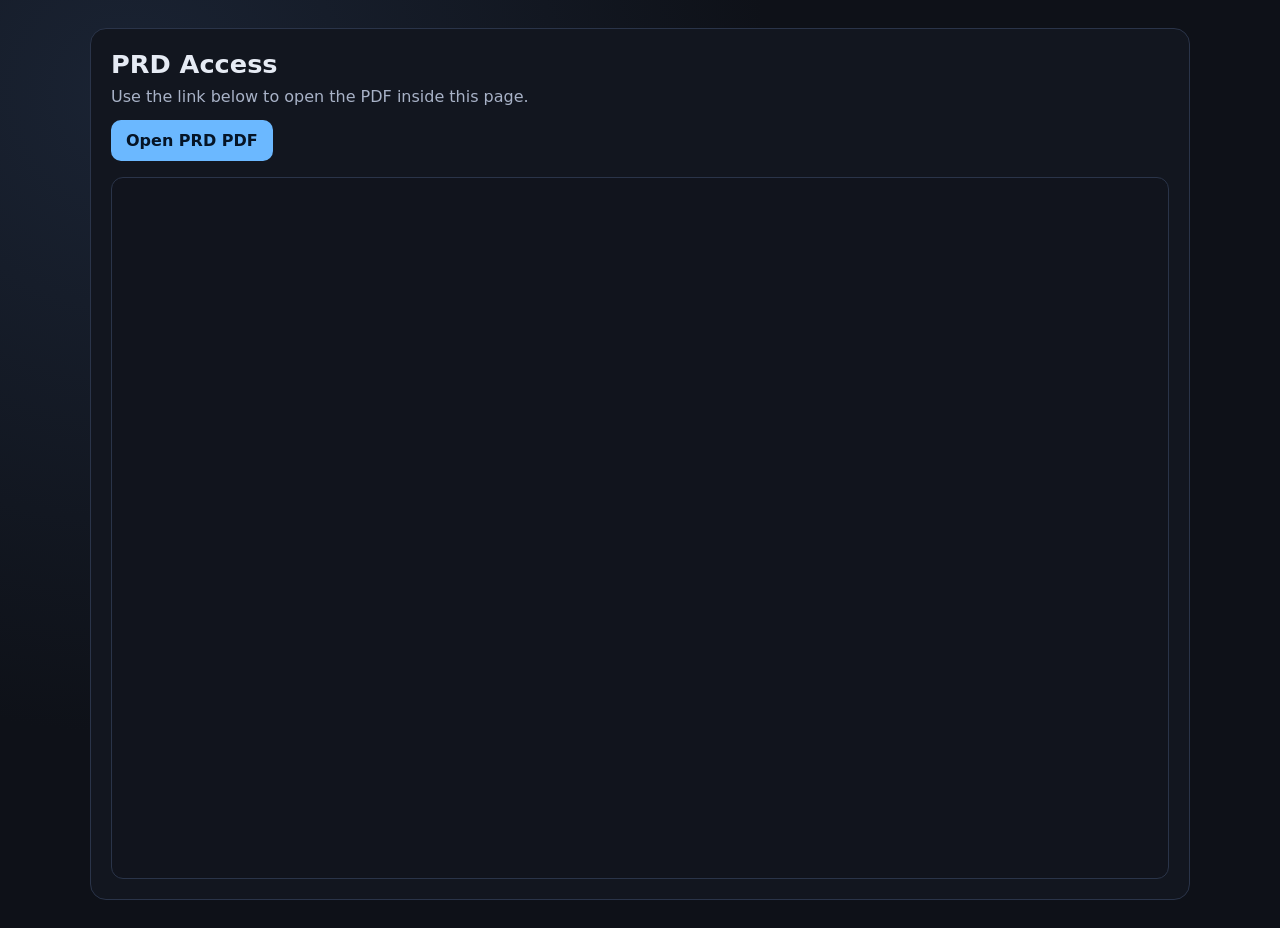
<file: access-9f3c7d-prd.html>
<!doctype html>
<html lang="en">
<head>
  <meta charset="utf-8" />
  <meta name="viewport" content="width=device-width, initial-scale=1" />
  <title>Document Access</title>
  <meta name="robots" content="noindex, nofollow, noarchive" />
  <style>
    :root {
      color-scheme: dark;
      --bg: #0e1118;
      --panel: #151a24;
      --text: #e6ebf4;
      --muted: #a8b2c7;
      --line: #2a3449;
      --accent: #6bb8ff;
      --accent-hover: #8ac6ff;
    }

    * {
      box-sizing: border-box;
    }

    body {
      margin: 0;
      font-family: "Space Grotesk", system-ui, -apple-system, "Segoe UI", sans-serif;
      background: radial-gradient(circle at 10% 10%, #1a2333 0%, var(--bg) 45%);
      color: var(--text);
      min-height: 100vh;
    }

    main {
      width: min(1100px, 94vw);
      margin: 28px auto;
      background: color-mix(in oklab, var(--panel) 92%, black 8%);
      border: 1px solid var(--line);
      border-radius: 16px;
      padding: 20px;
    }

    h1 {
      margin: 0 0 8px;
      font-size: clamp(1.35rem, 2vw, 1.8rem);
    }

    p {
      margin: 0 0 14px;
      color: var(--muted);
    }

    a {
      display: inline-block;
      text-decoration: none;
      color: #051426;
      background: var(--accent);
      border: 1px solid transparent;
      border-radius: 10px;
      padding: 10px 14px;
      font-weight: 600;
    }

    a:hover {
      background: var(--accent-hover);
    }

    iframe {
      display: block;
      margin-top: 16px;
      width: 100%;
      min-height: 78vh;
      border: 1px solid var(--line);
      border-radius: 12px;
      background: #11141d;
    }
  </style>
</head>
<body>
  <main>
    <h1>PRD Access</h1>
    <p>Use the link below to open the PDF inside this page.</p>
    <a href="PRD_AI_Humanity_Website.pdf" target="prdViewer">Open PRD PDF</a>
    <iframe name="prdViewer" title="PRD PDF Viewer" src="about:blank"></iframe>
  </main>
</body>
</html>
</file>
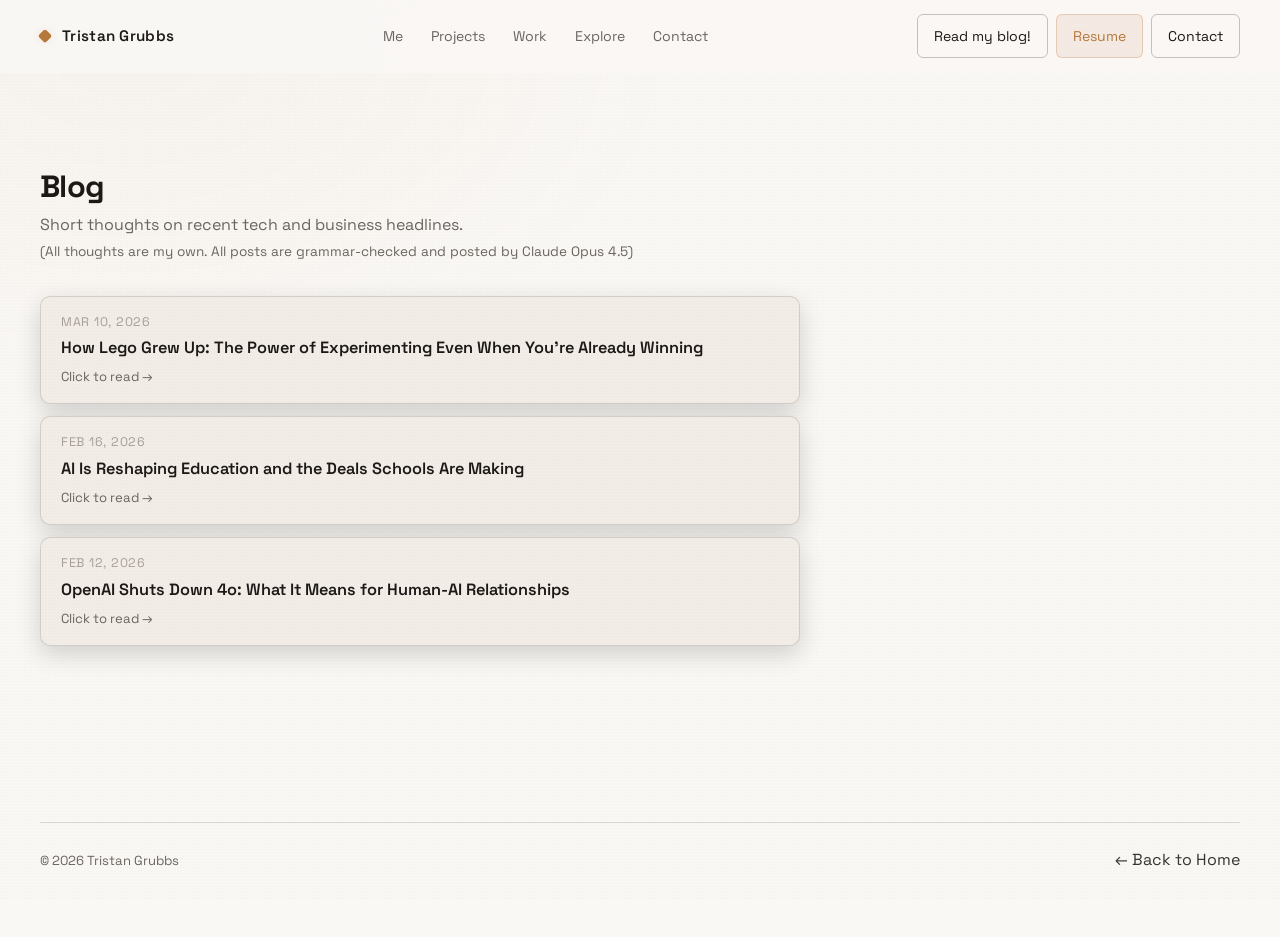
<file: blog.html>
﻿<!doctype html>
<html lang="en">
<head>
  <meta charset="utf-8" />
  <meta name="viewport" content="width=device-width, initial-scale=1" />
  <title>Blog | Tristan Grubbs</title>
  <meta name="description" content="Short thoughts on tech, AI, data, and what I'm learning." />

  <!-- Font -->
  <link rel="preconnect" href="https://fonts.googleapis.com">
  <link rel="preconnect" href="https://fonts.gstatic.com" crossorigin>
  <link href="https://fonts.googleapis.com/css2?family=Space+Grotesk:wght@400;500;600;700&display=swap" rel="stylesheet">

  <link rel="stylesheet" href="styles.css" />
</head>

<body>
  <!-- Ambient background -->
  <div class="bg">
    <div class="bg__blob bg__blob--a"></div>
    <div class="bg__blob bg__blob--b"></div>
    <div class="bg__grid"></div>
  </div>

  <!-- Header -->
  <header class="site-header" data-elevate>
    <div class="container header-inner">
      <a class="brand" href="index.html" aria-label="Home">
        <span class="brand-mark" aria-hidden="true"></span>
        <span class="brand-name">Tristan Grubbs</span>
      </a>

      <nav class="site-nav" aria-label="Primary">
        <a class="nav-link" href="index.html#hero">Me</a>
        <a class="nav-link" data-zone="projects" href="index.html#projects">Projects</a>
        <a class="nav-link" data-zone="work" href="index.html#work">Work</a>
        <a class="nav-link" data-zone="explore" href="index.html#explore">Explore</a>
        <a class="nav-link" data-zone="contact" href="index.html#contact">Contact</a>
      </nav>

      <div class="header-cta">
        <a class="button button-ghost" href="blog.html">Read my blog!</a>
        <a class="button button-primary" href="Tristan Grubbs Resume.pdf" target="_blank" rel="noopener">Resume</a>
        <a class="button button-ghost" href="index.html#contact">Contact</a>
      </div>

      <button class="menu-toggle" id="menuToggle" type="button" aria-label="Open menu" aria-expanded="false">
        <span></span><span></span><span></span>
      </button>
    </div>

    <div class="mobile-nav" id="mobileNav" aria-hidden="true">
      <div class="container mobile-nav-inner">
        <a class="mobile-link" href="index.html#hero">Me</a>
        <a class="mobile-link" href="index.html#projects">Projects</a>
        <a class="mobile-link" href="index.html#work">Work</a>
        <a class="mobile-link" href="index.html#explore">Explore</a>
        <a class="mobile-link" href="index.html#contact">Contact</a>
        <a class="mobile-link" href="blog.html">Read my blog!</a>
        <a class="mobile-link" href="Tristan Grubbs Resume.pdf" target="_blank" rel="noopener">Resume</a>
      </div>
    </div>
  </header>

  <main id="top">
    <!-- BLOG -->
    <section class="hero section">
      <div class="container">
        <div class="section__head reveal">
          <h1 class="h2">Blog</h1>
          <p class="lead">
            Short thoughts on recent tech and business headlines.<br>
            <span class="muted" style="font-size: 0.85em;">(All thoughts are my own. All posts are grammar-checked and posted by Claude Opus 4.5)</span>
          </p>
        </div>

        <div class="blog-feed" style="margin-top: 32px;">

          <!-- Lego Experimentation -->
          <article class="blog-post reveal" data-expanded="false">
            <div class="blog-post__preview">
              <time class="blog-post__date" datetime="2026-03-10">Mar 10, 2026</time>
              <h3 class="blog-post__title">How Lego Grew Up: The Power of Experimenting Even When You're Already Winning</h3>
              <span class="blog-post__expand-hint">Click to read &rarr;</span>
            </div>
            <div class="blog-post__full">
              <div class="blog-post__full-header">
                <time class="blog-post__date" datetime="2026-03-10">Mar 10, 2026</time>
                <button class="blog-post__collapse" type="button" aria-label="Collapse post">&times;</button>
              </div>
              <h3 class="blog-post__title">How Lego Grew Up: The Power of Experimenting Even When You're Already Winning</h3>
              <div class="blog-post__content">
                <p>
                  Lego had record sales last year, with net profit increasing 21%. The company saw strong growth across Europe and the Americas, its largest markets, as well as in smaller but emerging markets in the Middle East and Africa.
                  They continued investing heavily in infrastructure, with new facilities in Vietnam, Virginia, Hungary, Mexico, and China. It's clear that Lego is in a strong position.
                </p>
                <p>
                  But how did a company that has long had a large presence in Europe and America achieve this kind of growth? An important piece of the puzzle is the Icons and Botanical collections.
                  Both have been remarkably successful in reaching adult consumers. Targeting adults allows Lego to sell premium sets, like many in the Icons collection, as well as gift-ready sets, like the Botanical line, which positions Lego products as an alternative to traditional gifts like flowers or plants.
                </p>
                <p>
                  This isn't without precedent. Other entertainment industries have pulled off a similar feat. Call of Duty found massive commercial success despite being a Mature-rated title.
                  More recently, Catan has become a staple among adult buyers and helped spark a broader board game renaissance. Lego joins a growing list of brands that expanded their ceiling by rethinking who their audience actually is.
                </p>
                <p>
                  At its core, Lego tapped into something deeply human: the desire to reconnect with an experience many people had as children, or to recreate the joy they once watched their own kids have.
                  That emotional pull is hard to manufacture, but Lego found a way to make it tangible and premium.
                </p>
                <p>
                  And perhaps the most important lesson here is about experimentation. Lego didn't need the Icons or Botanical lines to survive. They were already a dominant, beloved brand.
                  But by taking the risk to try something new, they unlocked a level of growth that playing it safe never would have allowed. That's the real power of experimentation in business: not just pivoting when you're struggling, but being bold enough to push further when you're already succeeding.
                </p>
                <a class="link" href="https://www.wsj.com/business/earnings/lego-sales-outpace-global-toy-market-to-hit-new-record-ce4e29ca?gaa_at=eafs&gaa_n=AWEtsqeDqE54Q9H3KxZwHFDXbUj7_ptj6TZA1sZ25NIXndJpFyxl5Y9w1WSWyNiJtiE%3D&gaa_ts=69b08265&gaa_sig=jkDmacHmJT5RYVdm-2N4eBjO_QYQ78pJP8NQfwYyV6gCJht_CSmE0b1N3XZum3TcnDZapmRzCT92sTboP7VI2A%3D%3D" target="_blank" rel="noopener">Read the WSJ article &rarr;</a>
              </div>
            </div>
          </article>

          <!-- AI in Education Deals -->
          <article class="blog-post reveal" data-expanded="false">
            <div class="blog-post__preview">
              <time class="blog-post__date" datetime="2026-02-16">Feb 16, 2026</time>
              <h3 class="blog-post__title">AI Is Reshaping Education and the Deals Schools Are Making</h3>
              <span class="blog-post__expand-hint">Click to read &rarr;</span>
            </div>
            <div class="blog-post__full">
              <div class="blog-post__full-header">
                <time class="blog-post__date" datetime="2026-02-16">Feb 16, 2026</time>
                <button class="blog-post__collapse" type="button" aria-label="Collapse post">&times;</button>
              </div>
              <h3 class="blog-post__title">AI Is Reshaping Education and the Deals Schools Are Making</h3>
              <div class="blog-post__content">
                <p>
                  At the University of Virginia, there are still plenty of professors who disagree with using AI in any way while learning.
                  But across higher education, it looks like universities are starting to embrace the changes AI is bringing.
                </p>
                <p>
                  One example is Anthropic, the creator of &ldquo;Claude Code,&rdquo; partnering with CodePath, a nonprofit that supports over
                  1,000 educational institutions nationwide. CodePath plans to integrate Claude products into its AI courses. With partnerships
                  like this, people keep asking what effect AI will have on education. That&rsquo;s a fair question, but I think these AI deals with
                  institutions can be a good thing, and here&rsquo;s why.
                </p>
                <p>
                  Students already had access to paid AI tools before these partnerships existed, and many were already using them. My peers use AI to build study
                  guides from PowerPoint presentations, upload pictures of questions they got wrong to understand why, and do similar tasks across classes, from the
                  humanities to STEM.
                </p>
                <p>
                  When a paid tool becomes widely used and the school doesn&rsquo;t provide it, an equity issue naturally shows up. Some students can&rsquo;t afford a premium
                  AI subscription each month, which means they&rsquo;re stuck with the limitations of free plans. That gap matters.
                </p>
                <p>
                  This is similar to tutoring. Not every student can pay for private tutors, which is one reason schools like the UVA School of Engineering and Applied
                  Science provide free tutoring to all students. If AI tools are becoming part of how students learn, then access to those tools should be considered in
                  the same way. AI companies offer tools to universities because they want future users, but institutions can treat these partnerships as an opportunity
                  to build a more equitable environment on campus.
                </p>
                <p>That&rsquo;s why these deals can be a win-win.</p>
                <a class="link" href="https://www.wsj.com/tech/ai/anthropic-takes-big-step-in-ai-race-to-reshape-college-coding-courses-04c48372" target="_blank" rel="noopener">Read the WSJ article &rarr;</a>
              </div>
            </div>
          </article>

          <!-- OpenAI 4o Shutdown -->
          <article class="blog-post reveal" data-expanded="false">
            <div class="blog-post__preview">
              <time class="blog-post__date" datetime="2026-02-12">Feb 12, 2026</time>
              <h3 class="blog-post__title">OpenAI Shuts Down 4o: What It Means for Human-AI Relationships</h3>
              <span class="blog-post__expand-hint">Click to read &rarr;</span>
            </div>
            <div class="blog-post__full">
              <div class="blog-post__full-header">
                <time class="blog-post__date" datetime="2026-02-12">Feb 12, 2026</time>
                <button class="blog-post__collapse" type="button" aria-label="Collapse post">&times;</button>
              </div>
              <h3 class="blog-post__title">OpenAI Shuts Down 4o: What It Means for Human-AI Relationships</h3>
              <div class="blog-post__content">
                <p>
                  Recently, OpenAI decided to shut down its 4o model, much to the dismay of many users. 
                  4o had carved out a niche due to its persistent agreeableness&mdash;something many users became 
                  overly attached to. I'm not sure exactly how human-AI relationships will play out over the 
                  coming years, but this decision raises some important questions and concerns.
                </p>
                <p><strong>A few things I'm thinking about:</strong></p>
                <ol>
                  <li>Will chatbot companies be held liable for harm caused by poorly aligned models?</li>
                  <li>What responsibility&mdash;and what policies&mdash;will AI companies adopt regarding the relationships their technology fosters?</li>
                  <li>Is there a future where this becomes commonplace as AI improves toward AGI and human-like emotional responses?</li>
                </ol>
                <p>
                  This is the first major case of human-AI relationships becoming a mainstream point of discussion, 
                  but it won't be the last. These questions will only grow more important&mdash;and more nuanced&mdash;as the 
                  technology continues to evolve.
                </p>
                <a class="link" href="https://www.wsj.com/tech/ai/chatgpt-4o-openai-315138b8" target="_blank" rel="noopener">Read the WSJ article &rarr;</a>
              </div>
            </div>
          </article>

          <!-- 
          =====================================================================
          TEMPLATE FOR NEW POSTS - Copy this block and fill in your content
          =====================================================================
          
          <article class="blog-post reveal" data-expanded="false">
            <div class="blog-post__preview">
              <time class="blog-post__date" datetime="YYYY-MM-DD">Mon DD, YYYY</time>
              <h3 class="blog-post__title">Post Title</h3>
              <span class="blog-post__expand-hint">Click to read &rarr;</span>
            </div>
            <div class="blog-post__full">
              <div class="blog-post__full-header">
                <time class="blog-post__date" datetime="YYYY-MM-DD">Mon DD, YYYY</time>
                <button class="blog-post__collapse" type="button" aria-label="Collapse post">&times;</button>
              </div>
              <h3 class="blog-post__title">Post Title</h3>
              <div class="blog-post__content">
                <p>
                  Your post content here. You can have multiple paragraphs.
                </p>
                <p>
                  Add more paragraphs as needed.
                </p>
                <a class="link" href="URL" target="_blank" rel="noopener">Related link &rarr;</a>
              </div>
            </div>
          </article>
          
          =====================================================================
          -->

        </div>
      </div>
    </section>

    <!-- FOOTER -->
    <section class="section">
      <div class="container">
        <footer class="footer">
          <div class="footer__left">
            <span class="muted">&copy; <span id="year"></span> Tristan Grubbs</span>
          </div>
          <div class="footer__right">
            <a class="link" href="index.html">&larr; Back to Home</a>
          </div>
        </footer>
      </div>
    </section>
  </main>

  <script src="script.js"></script>
</body>
</html>
</file>
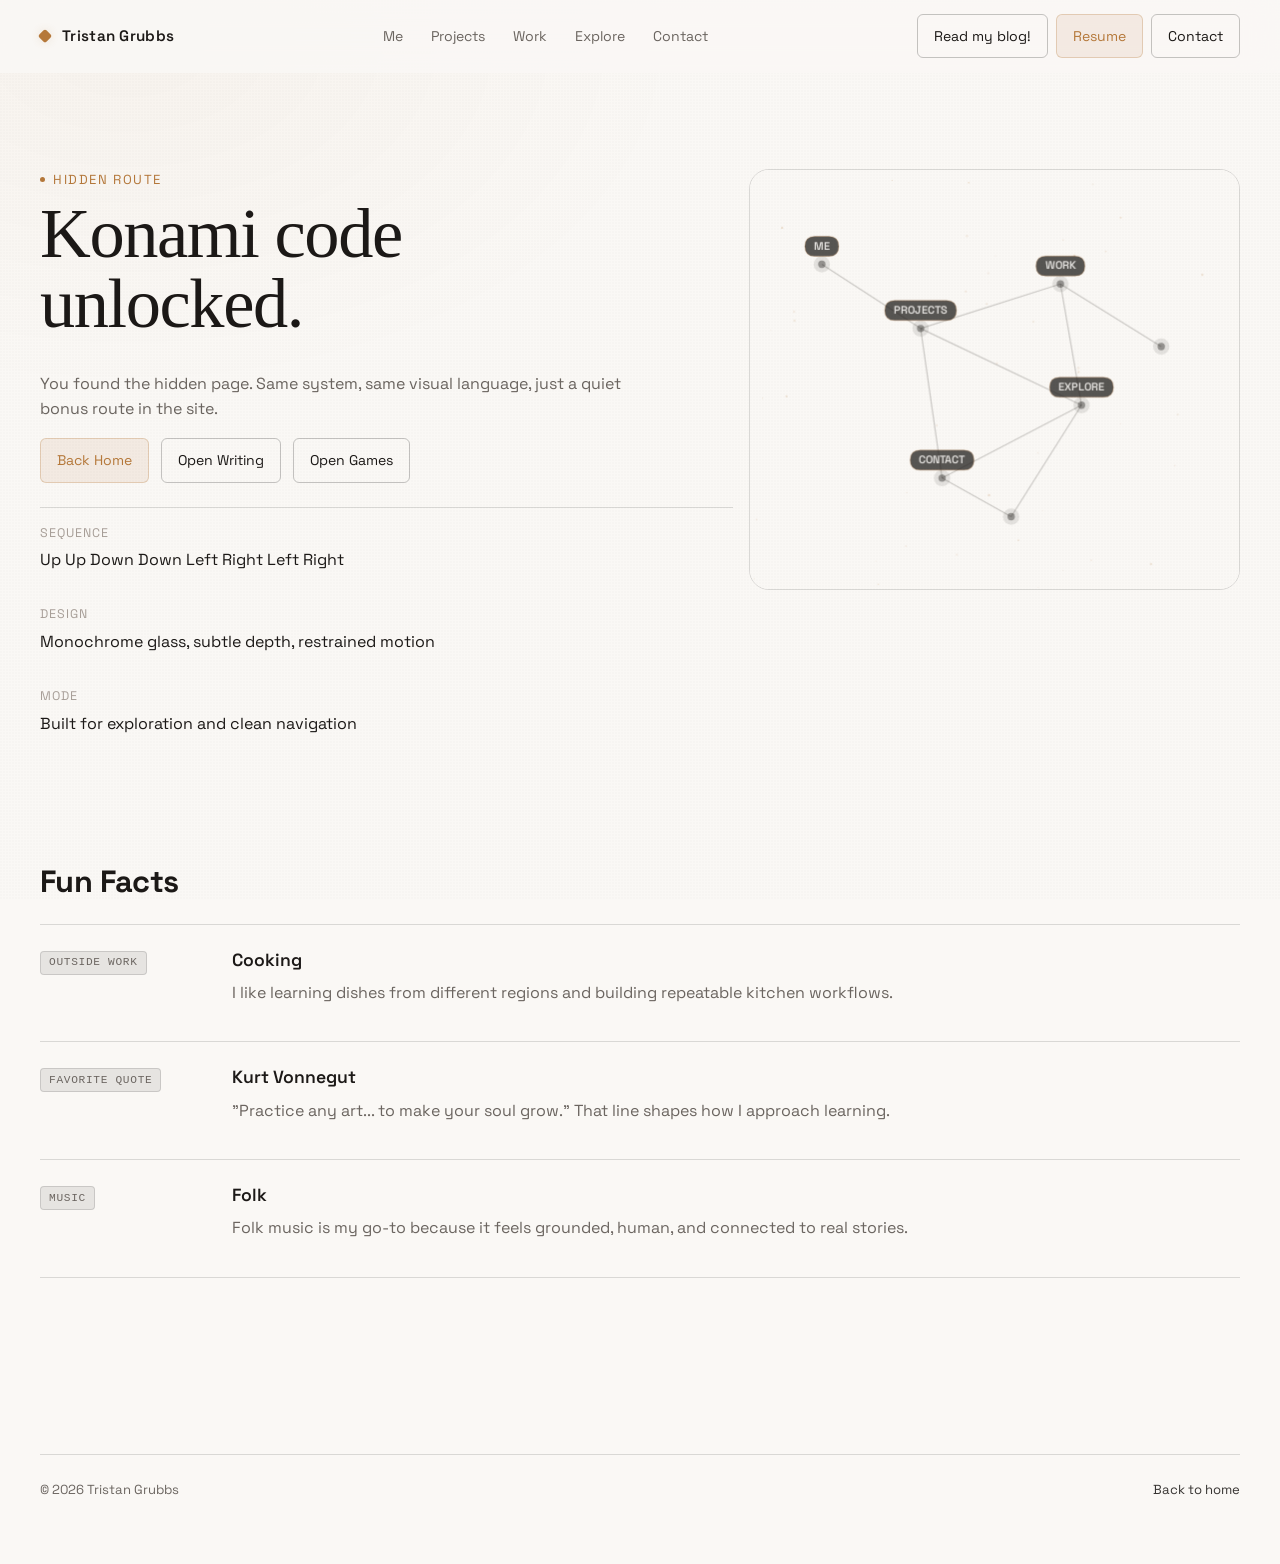
<file: easter-egg.html>
<!doctype html>
<html lang="en">
<head>
  <meta charset="utf-8" />
  <meta name="viewport" content="width=device-width, initial-scale=1" />
  <title>Easter Egg | Tristan Grubbs</title>
  <meta name="description" content="Hidden easter egg page for Tristan Grubbs." />
  <meta name="robots" content="noindex, nofollow" />

  <link rel="preconnect" href="https://fonts.googleapis.com">
  <link rel="preconnect" href="https://fonts.gstatic.com" crossorigin>
  <link href="https://fonts.googleapis.com/css2?family=Space+Grotesk:wght@400;500;600;700&display=swap" rel="stylesheet">
  <link rel="stylesheet" href="styles.css" />
</head>
<body>
  <div class="site-fx" aria-hidden="true"></div>

  <header class="site-header" data-elevate>
    <div class="container header-inner">
      <a class="brand" href="index.html#top" aria-label="Home">
        <span class="brand-mark" aria-hidden="true"></span>
        <span class="brand-name">Tristan Grubbs</span>
      </a>

      <nav class="site-nav" aria-label="Primary">
        <a class="nav-link" data-zone="hero" href="index.html#hero">Me</a>
        <a class="nav-link" data-zone="projects" href="index.html#projects">Projects</a>
        <a class="nav-link" data-zone="work" href="index.html#work">Work</a>
        <a class="nav-link" data-zone="explore" href="index.html#explore">Explore</a>
        <a class="nav-link" data-zone="contact" href="index.html#contact">Contact</a>
      </nav>

      <div class="header-cta">
        <a class="button button-ghost" href="blog.html">Read my blog!</a>
        <a class="button button-primary" href="Tristan Grubbs Resume.pdf" target="_blank" rel="noopener">Resume</a>
        <a class="button button-ghost" href="index.html#contact">Contact</a>
      </div>

      <button class="menu-toggle" id="menuToggle" aria-label="Open menu" aria-expanded="false" type="button">
        <span></span><span></span><span></span>
      </button>
    </div>

    <div class="mobile-nav" id="mobileNav" aria-hidden="true">
      <div class="container mobile-nav-inner">
        <a class="mobile-link" href="index.html#hero">Me</a>
        <a class="mobile-link" href="index.html#projects">Projects</a>
        <a class="mobile-link" href="index.html#work">Work</a>
        <a class="mobile-link" href="index.html#explore">Explore</a>
        <a class="mobile-link" href="index.html#contact">Contact</a>
        <a class="mobile-link" href="blog.html">Read my blog!</a>
        <a class="mobile-link" href="Tristan Grubbs Resume.pdf" target="_blank" rel="noopener">Resume</a>
      </div>
    </div>
  </header>

  <main id="top">
    <section class="section hero" id="hero">
      <div class="container">
        <div class="grid-12 hero-grid">
          <div class="hero-copy reveal">
            <p class="kicker">Hidden Route</p>
            <h1>Konami code unlocked.</h1>
            <p class="hero-lead">
              You found the hidden page. Same system, same visual language, just a quiet bonus route in the site.
            </p>
            <div class="hero-actions">
              <a class="button button-primary" href="index.html">Back Home</a>
              <a class="button button-ghost" href="writing.html">Open Writing</a>
              <a class="button button-ghost" href="games.html">Open Games</a>
            </div>
            <div class="hero-facts">
              <div>
                <p class="fact-label">Sequence</p>
                <p>Up Up Down Down Left Right Left Right</p>
              </div>
              <div>
                <p class="fact-label">Design</p>
                <p>Monochrome glass, subtle depth, restrained motion</p>
              </div>
              <div>
                <p class="fact-label">Mode</p>
                <p>Built for exploration and clean navigation</p>
              </div>
            </div>
          </div>

          <aside class="hero-portal reveal" aria-label="Constellation map">
            <canvas id="portalCanvas" aria-hidden="true"></canvas>
          </aside>
        </div>
      </div>
    </section>

    <section class="section">
      <div class="container">
        <div class="section-head reveal">
          <h2>Fun Facts</h2>
        </div>
        <div class="work-grid">
          <article class="card reveal">
            <p class="card-tag">Outside Work</p>
            <h3>Cooking</h3>
            <p>I like learning dishes from different regions and building repeatable kitchen workflows.</p>
          </article>
          <article class="card reveal">
            <p class="card-tag">Favorite Quote</p>
            <h3>Kurt Vonnegut</h3>
            <p>"Practice any art... to make your soul grow." That line shapes how I approach learning.</p>
          </article>
          <article class="card reveal">
            <p class="card-tag">Music</p>
            <h3>Folk</h3>
            <p>Folk music is my go-to because it feels grounded, human, and connected to real stories.</p>
          </article>
        </div>
      </div>
    </section>

    <section class="section">
      <div class="container">
        <footer class="site-footer">
          <p class="small">&copy; <span id="year"></span> Tristan Grubbs</p>
          <a class="small-link" href="index.html#top">Back to home</a>
        </footer>
      </div>
    </section>
  </main>

  <script src="script.js"></script>
</body>
</html>
</file>
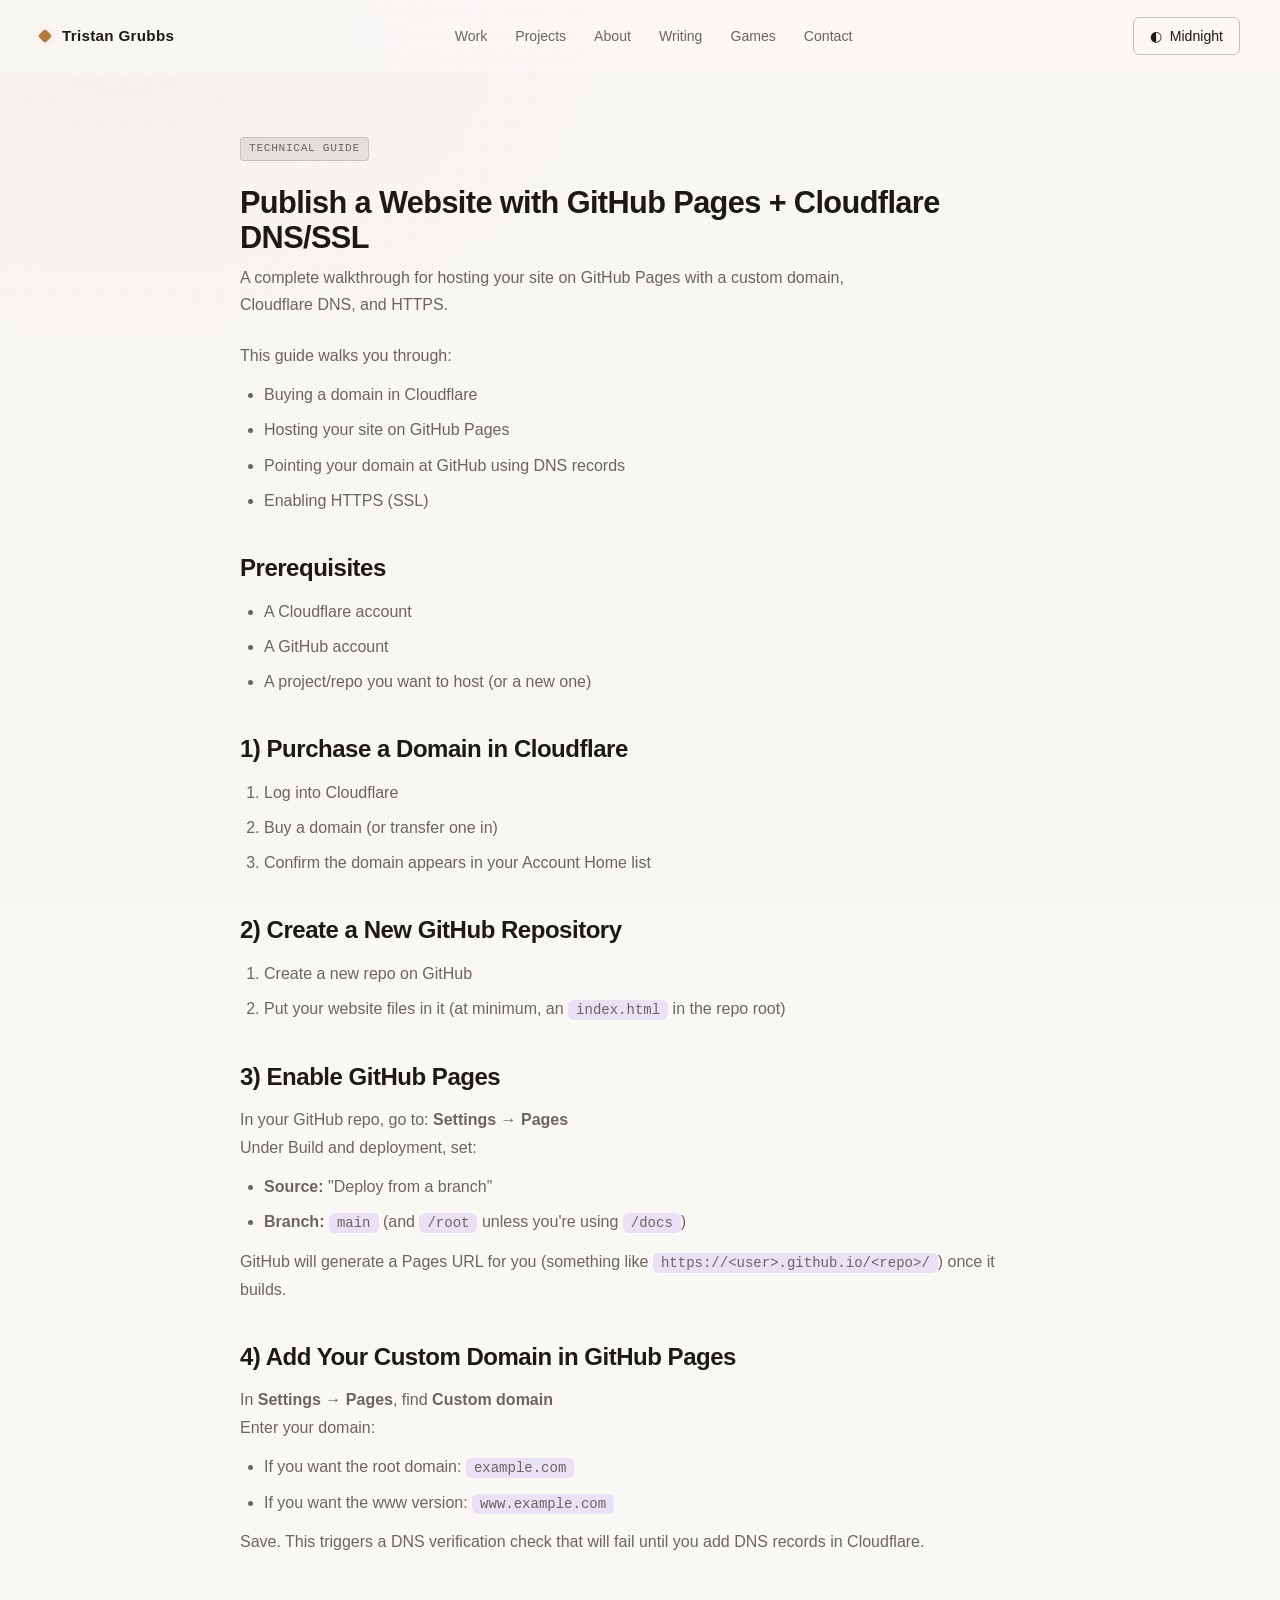
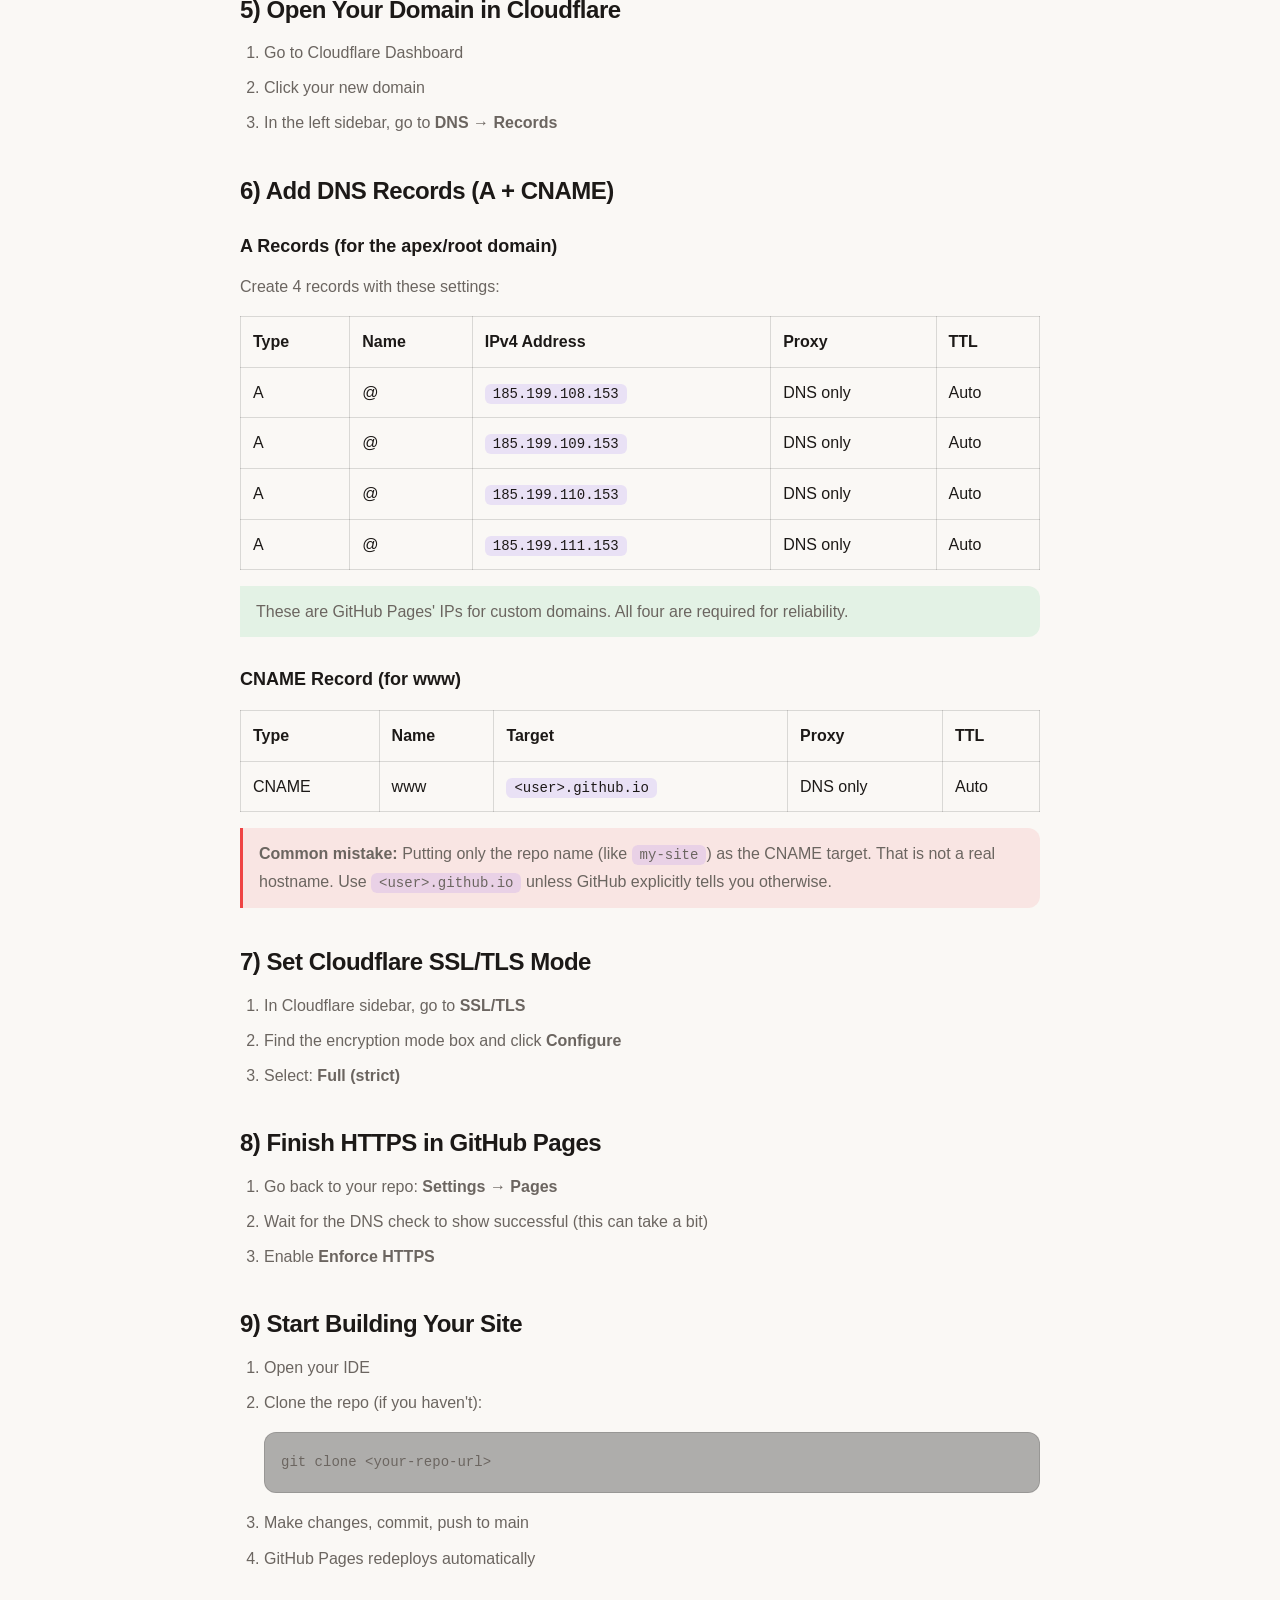
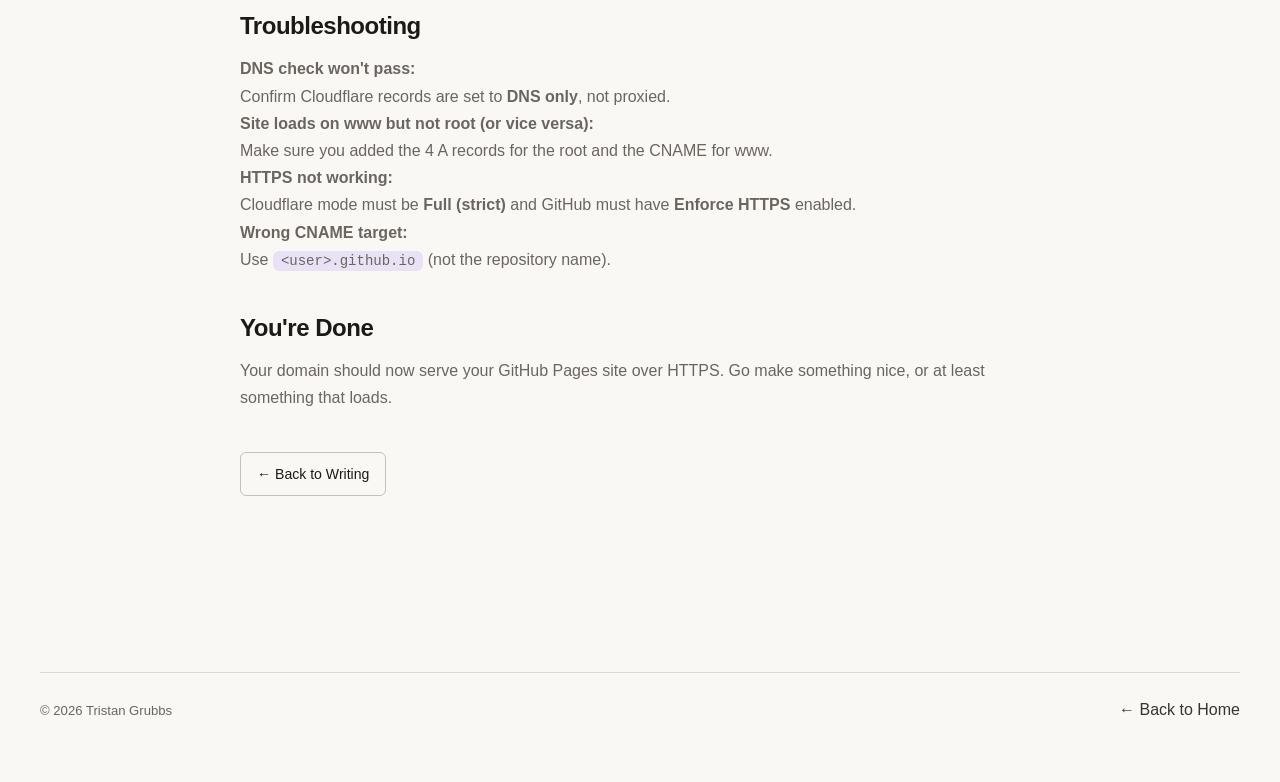
<file: github-pages-cloudflare-guide.html>
<!doctype html>
<html lang="en">
<head>
  <meta charset="utf-8" />
  <meta name="viewport" content="width=device-width, initial-scale=1" />
  <title>GitHub Pages + Cloudflare Guide | Tristan Grubbs</title>
  <meta name="description" content="Step-by-step guide for deploying a website with GitHub Pages, Cloudflare DNS, and HTTPS/SSL." />

  <!-- Font -->
  <link rel="preconnect" href="https://fonts.googleapis.com">
  <link rel="preconnect" href="https://fonts.gstatic.com" crossorigin>
  <link href="https://fonts.googleapis.com/css2?family=Inter:wght@400;500;600;700&display=swap" rel="stylesheet">

  <link rel="stylesheet" href="styles.css" />
  <style>
    .guide { max-width: 800px; margin: 0 auto; }
    .guide h2 { margin-top: 40px; margin-bottom: 16px; font-size: 24px; }
    .guide h3 { margin-top: 28px; margin-bottom: 12px; font-size: 18px; color: var(--fg); }
    .guide p, .guide li { line-height: 1.7; color: var(--muted); }
    .guide ul, .guide ol { padding-left: 24px; margin: 12px 0; }
    .guide li { margin: 8px 0; }
    .guide code {
      background: rgba(139,92,246,0.15);
      padding: 2px 8px;
      border-radius: 6px;
      font-family: 'Consolas', 'Monaco', monospace;
      font-size: 14px;
      color: var(--fg);
    }
    .guide pre {
      background: rgba(0,0,0,0.3);
      padding: 16px;
      border-radius: 12px;
      overflow-x: auto;
      margin: 16px 0;
      border: 1px solid var(--border);
    }
    .guide pre code {
      background: none;
      padding: 0;
    }
    .guide .note {
      background: rgba(34,197,94,0.1);
      border-left: 3px solid var(--accentB);
      padding: 12px 16px;
      border-radius: 0 12px 12px 0;
      margin: 16px 0;
    }
    .guide .warning {
      background: rgba(239,68,68,0.1);
      border-left: 3px solid #EF4444;
      padding: 12px 16px;
      border-radius: 0 12px 12px 0;
      margin: 16px 0;
    }
    .guide table {
      width: 100%;
      border-collapse: collapse;
      margin: 16px 0;
    }
    .guide th, .guide td {
      padding: 12px;
      text-align: left;
      border: 1px solid var(--border);
    }
    .guide th {
      background: var(--card);
      font-weight: 600;
    }
  </style>
</head>

<body>
  <!-- Ambient background -->
  <div class="bg">
    <div class="bg__blob bg__blob--a"></div>
    <div class="bg__blob bg__blob--b"></div>
    <div class="bg__grid"></div>
  </div>

  <!-- Header -->
  <header class="header" data-elevate>
    <div class="container header__inner">
      <a class="brand" href="index.html" aria-label="Home">
        <span class="brand__mark" aria-hidden="true"></span>
        <span class="brand__name">Tristan Grubbs</span>
      </a>

      <nav class="nav" aria-label="Primary">
        <a class="nav__link" href="index.html#work">Work</a>
        <a class="nav__link" href="index.html#projects">Projects</a>
        <a class="nav__link" href="index.html#about">About</a>
        <a class="nav__link" href="index.html#writing">Writing</a>
        <a class="nav__link" href="index.html#games">Games</a>
        <a class="nav__link" href="index.html#contact">Contact</a>
      </nav>

      <button class="btn btn--ghost header__cta" id="themeToggle" type="button" aria-label="Switch theme">
        <span class="btn__icon" id="themeIcon" aria-hidden="true">◐</span>
        <span class="btn__text" id="themeName">Midnight</span>
      </button>

      <button class="burger" id="burger" type="button" aria-label="Open menu" aria-expanded="false">
        <span></span><span></span><span></span>
      </button>
    </div>
  </header>

  <main id="top">
    <section class="section">
      <div class="container">
        <div class="guide reveal">
          <div class="section__head">
            <div class="tag" style="margin-bottom: 16px;">Technical Guide</div>
            <h1 class="h2">Publish a Website with GitHub Pages + Cloudflare DNS/SSL</h1>
            <p class="lead">A complete walkthrough for hosting your site on GitHub Pages with a custom domain, Cloudflare DNS, and HTTPS.</p>
          </div>

          <p>This guide walks you through:</p>
          <ul>
            <li>Buying a domain in Cloudflare</li>
            <li>Hosting your site on GitHub Pages</li>
            <li>Pointing your domain at GitHub using DNS records</li>
            <li>Enabling HTTPS (SSL)</li>
          </ul>

          <h2>Prerequisites</h2>
          <ul>
            <li>A Cloudflare account</li>
            <li>A GitHub account</li>
            <li>A project/repo you want to host (or a new one)</li>
          </ul>

          <h2>1) Purchase a Domain in Cloudflare</h2>
          <ol>
            <li>Log into Cloudflare</li>
            <li>Buy a domain (or transfer one in)</li>
            <li>Confirm the domain appears in your Account Home list</li>
          </ol>

          <h2>2) Create a New GitHub Repository</h2>
          <ol>
            <li>Create a new repo on GitHub</li>
            <li>Put your website files in it (at minimum, an <code>index.html</code> in the repo root)</li>
          </ol>

          <h2>3) Enable GitHub Pages</h2>
          <p>In your GitHub repo, go to: <strong>Settings → Pages</strong></p>
          <p>Under Build and deployment, set:</p>
          <ul>
            <li><strong>Source:</strong> "Deploy from a branch"</li>
            <li><strong>Branch:</strong> <code>main</code> (and <code>/root</code> unless you're using <code>/docs</code>)</li>
          </ul>
          <p>GitHub will generate a Pages URL for you (something like <code>https://&lt;user&gt;.github.io/&lt;repo&gt;/</code>) once it builds.</p>

          <h2>4) Add Your Custom Domain in GitHub Pages</h2>
          <p>In <strong>Settings → Pages</strong>, find <strong>Custom domain</strong></p>
          <p>Enter your domain:</p>
          <ul>
            <li>If you want the root domain: <code>example.com</code></li>
            <li>If you want the www version: <code>www.example.com</code></li>
          </ul>
          <p>Save. This triggers a DNS verification check that will fail until you add DNS records in Cloudflare.</p>

          <h2>5) Open Your Domain in Cloudflare</h2>
          <ol>
            <li>Go to Cloudflare Dashboard</li>
            <li>Click your new domain</li>
            <li>In the left sidebar, go to <strong>DNS → Records</strong></li>
          </ol>

          <h2>6) Add DNS Records (A + CNAME)</h2>
          
          <h3>A Records (for the apex/root domain)</h3>
          <p>Create 4 records with these settings:</p>
          <table>
            <tr>
              <th>Type</th>
              <th>Name</th>
              <th>IPv4 Address</th>
              <th>Proxy</th>
              <th>TTL</th>
            </tr>
            <tr>
              <td>A</td>
              <td>@</td>
              <td><code>185.199.108.153</code></td>
              <td>DNS only</td>
              <td>Auto</td>
            </tr>
            <tr>
              <td>A</td>
              <td>@</td>
              <td><code>185.199.109.153</code></td>
              <td>DNS only</td>
              <td>Auto</td>
            </tr>
            <tr>
              <td>A</td>
              <td>@</td>
              <td><code>185.199.110.153</code></td>
              <td>DNS only</td>
              <td>Auto</td>
            </tr>
            <tr>
              <td>A</td>
              <td>@</td>
              <td><code>185.199.111.153</code></td>
              <td>DNS only</td>
              <td>Auto</td>
            </tr>
          </table>
          <p class="note">These are GitHub Pages' IPs for custom domains. All four are required for reliability.</p>

          <h3>CNAME Record (for www)</h3>
          <table>
            <tr>
              <th>Type</th>
              <th>Name</th>
              <th>Target</th>
              <th>Proxy</th>
              <th>TTL</th>
            </tr>
            <tr>
              <td>CNAME</td>
              <td>www</td>
              <td><code>&lt;user&gt;.github.io</code></td>
              <td>DNS only</td>
              <td>Auto</td>
            </tr>
          </table>

          <p class="warning"><strong>Common mistake:</strong> Putting only the repo name (like <code>my-site</code>) as the CNAME target. That is not a real hostname. Use <code>&lt;user&gt;.github.io</code> unless GitHub explicitly tells you otherwise.</p>

          <h2>7) Set Cloudflare SSL/TLS Mode</h2>
          <ol>
            <li>In Cloudflare sidebar, go to <strong>SSL/TLS</strong></li>
            <li>Find the encryption mode box and click <strong>Configure</strong></li>
            <li>Select: <strong>Full (strict)</strong></li>
          </ol>

          <h2>8) Finish HTTPS in GitHub Pages</h2>
          <ol>
            <li>Go back to your repo: <strong>Settings → Pages</strong></li>
            <li>Wait for the DNS check to show successful (this can take a bit)</li>
            <li>Enable <strong>Enforce HTTPS</strong></li>
          </ol>

          <h2>9) Start Building Your Site</h2>
          <ol>
            <li>Open your IDE</li>
            <li>Clone the repo (if you haven't):
              <pre><code>git clone &lt;your-repo-url&gt;</code></pre>
            </li>
            <li>Make changes, commit, push to main</li>
            <li>GitHub Pages redeploys automatically</li>
          </ol>

          <h2>Troubleshooting</h2>
          
          <p><strong>DNS check won't pass:</strong><br>
          Confirm Cloudflare records are set to <strong>DNS only</strong>, not proxied.</p>
          
          <p><strong>Site loads on www but not root (or vice versa):</strong><br>
          Make sure you added the 4 A records for the root and the CNAME for www.</p>
          
          <p><strong>HTTPS not working:</strong><br>
          Cloudflare mode must be <strong>Full (strict)</strong> and GitHub must have <strong>Enforce HTTPS</strong> enabled.</p>
          
          <p><strong>Wrong CNAME target:</strong><br>
          Use <code>&lt;user&gt;.github.io</code> (not the repository name).</p>

          <h2>You're Done</h2>
          <p>Your domain should now serve your GitHub Pages site over HTTPS. Go make something nice, or at least something that loads.</p>

          <div style="margin-top: 40px;">
            <a class="btn btn--ghost" href="writing.html">← Back to Writing</a>
          </div>
        </div>
      </div>
    </section>

    <section class="section">
      <div class="container">
        <footer class="footer">
          <div class="footer__left">
            <span class="muted">© <span id="year"></span> Tristan Grubbs</span>
          </div>
          <div class="footer__right">
            <a class="link" href="index.html">← Back to Home</a>
          </div>
        </footer>
      </div>
    </section>
  </main>

  <script src="script.js"></script>
</body>
</html>
</file>
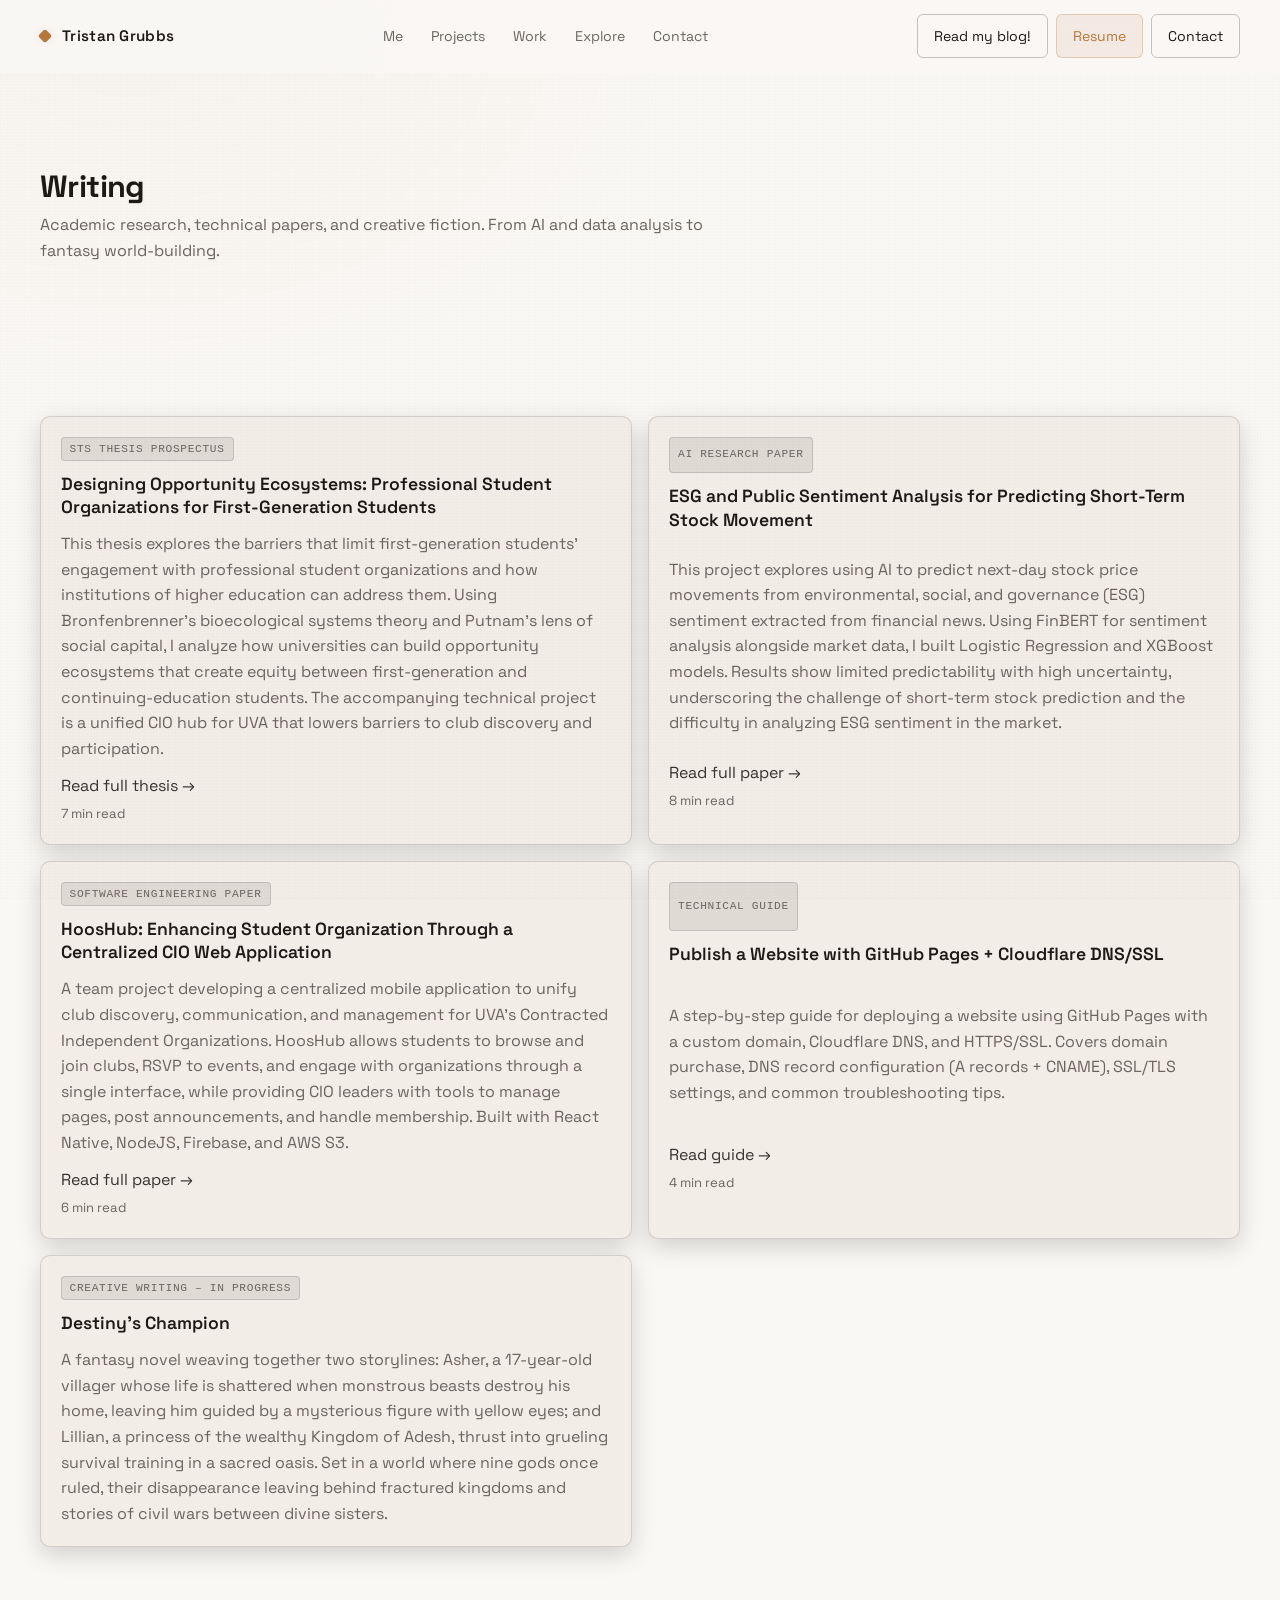
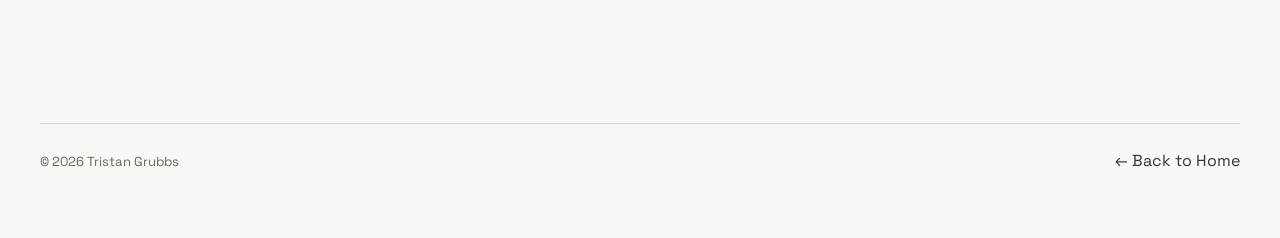
<file: writing.html>
﻿<!doctype html>
<html lang="en">
<head>
  <meta charset="utf-8" />
  <meta name="viewport" content="width=device-width, initial-scale=1" />
  <title>Writing | Tristan Grubbs</title>
  <meta name="description" content="Writing by Tristan Grubbs - essays, articles, and creative work." />

  <!-- Font -->
  <link rel="preconnect" href="https://fonts.googleapis.com">
  <link rel="preconnect" href="https://fonts.gstatic.com" crossorigin>
  <link href="https://fonts.googleapis.com/css2?family=Space+Grotesk:wght@400;500;600;700&display=swap" rel="stylesheet">

  <link rel="stylesheet" href="styles.css" />
</head>

<body>
  <!-- Ambient background -->
  <div class="bg">
    <div class="bg__blob bg__blob--a"></div>
    <div class="bg__blob bg__blob--b"></div>
    <div class="bg__grid"></div>
  </div>

  <!-- Header -->
  <header class="site-header" data-elevate>
    <div class="container header-inner">
      <a class="brand" href="index.html#top" aria-label="Home">
        <span class="brand-mark" aria-hidden="true"></span>
        <span class="brand-name">Tristan Grubbs</span>
      </a>

      <nav class="site-nav" aria-label="Primary">
        <a class="nav-link" href="index.html#hero">Me</a>
        <a class="nav-link" data-zone="projects" href="index.html#projects">Projects</a>
        <a class="nav-link" data-zone="work" href="index.html#work">Work</a>
        <a class="nav-link" data-zone="explore" href="index.html#explore">Explore</a>
        <a class="nav-link" data-zone="contact" href="index.html#contact">Contact</a>
      </nav>

      <div class="header-cta">
        <a class="button button-ghost" href="blog.html">Read my blog!</a>
        <a class="button button-primary" href="Tristan Grubbs Resume.pdf" target="_blank" rel="noopener">Resume</a>
        <a class="button button-ghost" href="index.html#contact">Contact</a>
      </div>

      <button class="menu-toggle" id="menuToggle" aria-label="Open menu" aria-expanded="false" type="button">
        <span></span><span></span><span></span>
      </button>
    </div>

    <div class="mobile-nav" id="mobileNav" aria-hidden="true">
      <div class="container mobile-nav-inner">
        <a class="mobile-link" href="index.html#hero">Me</a>
        <a class="mobile-link" href="index.html#projects">Projects</a>
        <a class="mobile-link" href="index.html#work">Work</a>
        <a class="mobile-link" href="index.html#explore">Explore</a>
        <a class="mobile-link" href="index.html#contact">Contact</a>
        <a class="mobile-link" href="blog.html">Read my blog!</a>
        <a class="mobile-link" href="Tristan Grubbs Resume.pdf" target="_blank" rel="noopener">Resume</a>
      </div>
    </div>
  </header>

  <main id="top">
    <!-- WRITING HERO -->
    <section class="hero section">
      <div class="container">
        <div class="section__head reveal">
          <h1 class="h2">Writing</h1>
          <p class="lead">
            Academic research, technical papers, and creative fiction. From AI and data analysis to fantasy world-building.
          </p>
        </div>
      </div>
    </section>

    <!-- WRITING LIST -->
    <section class="section">
      <div class="container">

<div class="grid grid--2">

          <article class="card reveal">
            <div class="tag">STS Thesis Prospectus</div>
            <h3>Designing Opportunity Ecosystems: Professional Student Organizations for First-Generation Students</h3>
            <p>
              This thesis explores the barriers that limit first-generation students' engagement with professional student organizations 
              and how institutions of higher education can address them. Using Bronfenbrenner's bioecological systems theory and 
              Putnam's lens of social capital, I analyze how universities can build opportunity ecosystems that create equity 
              between first-generation and continuing-education students. The accompanying technical project is a unified CIO hub 
              for UVA that lowers barriers to club discovery and participation.
            </p>
            <div class="card__meta">
              <a class="link" href="Prospectus.pdf" target="_blank" rel="noopener">Read full thesis &rarr;</a>
              <span class="muted">7 min read</span>
            </div>
          </article>

          <article class="card reveal">
            <div class="tag">AI Research Paper</div>
            <h3>ESG and Public Sentiment Analysis for Predicting Short-Term Stock Movement</h3>
            <p>
              This project explores using AI to predict next-day stock price movements from environmental, social, and governance (ESG) 
              sentiment extracted from financial news. Using FinBERT for sentiment analysis alongside market data, I built Logistic Regression 
              and XGBoost models. Results show limited predictability with high uncertainty, underscoring the challenge of short-term 
              stock prediction and the difficulty in analyzing ESG sentiment in the market.
            </p>
            <div class="card__meta">
              <a class="link" href="Final Project Report.pdf" target="_blank" rel="noopener">Read full paper &rarr;</a>
              <span class="muted">8 min read</span>
            </div>
          </article>

          <article class="card reveal">
            <div class="tag">Software Engineering Paper</div>
            <h3>HoosHub: Enhancing Student Organization Through a Centralized CIO Web Application</h3>
            <p>
              A team project developing a centralized mobile application to unify club discovery, communication, and management 
              for UVA's Contracted Independent Organizations. HoosHub allows students to browse and join clubs, RSVP to events, 
              and engage with organizations through a single interface, while providing CIO leaders with tools to manage pages, 
              post announcements, and handle membership. Built with React Native, NodeJS, Firebase, and AWS S3.
            </p>
            <div class="card__meta">
              <a class="link" href="HoosHub.pdf" target="_blank" rel="noopener">Read full paper &rarr;</a>
              <span class="muted">6 min read</span>
            </div>
          </article>

          <article class="card reveal">
            <div class="tag">Technical Guide</div>
            <h3>Publish a Website with GitHub Pages + Cloudflare DNS/SSL</h3>
            <p>
              A step-by-step guide for deploying a website using GitHub Pages with a custom domain, 
              Cloudflare DNS, and HTTPS/SSL. Covers domain purchase, DNS record configuration (A records + CNAME), 
              SSL/TLS settings, and common troubleshooting tips.
            </p>
            <div class="card__meta">
              <a class="link" href="github-pages-cloudflare-guide.html">Read guide &rarr;</a>
              <span class="muted">4 min read</span>
            </div>
          </article>

          <article class="card reveal">
            <div class="tag">Creative Writing &ndash; In Progress</div>
            <h3>Destiny's Champion</h3>
            <p>
              A fantasy novel weaving together two storylines: Asher, a 17-year-old villager whose life is shattered when 
              monstrous beasts destroy his home, leaving him guided by a mysterious figure with yellow eyes; and Lillian, 
              a princess of the wealthy Kingdom of Adesh, thrust into grueling survival training in a sacred oasis. 
              Set in a world where nine gods once ruled, their disappearance leaving behind fractured kingdoms 
              and stories of civil wars between divine sisters.
            </p>
          </article>

          <!-- 
          TEMPLATE FOR ADDING NEW WRITING:
          
          <article class="card reveal">
            <div class="tag">Category</div>
            <h3>Title of the Piece</h3>
            <p>A short description of what this piece is about and why someone might want to read it.</p>
            <a class="link" href="URL_TO_WRITING" target="_blank" rel="noopener">Read &rarr;</a>
          </article>
          -->

        </div>

      </div>
    </section>

    <!-- FOOTER -->
    <section class="section">
      <div class="container">
        <footer class="footer">
          <div class="footer__left">
            <span class="muted">&copy; <span id="year"></span> Tristan Grubbs</span>
          </div>
          <div class="footer__right">
            <a class="link" href="index.html#writing">&larr; Back to Home</a>
          </div>
        </footer>
      </div>
    </section>
  </main>

  <script src="script.js"></script>
</body>
</html>
</file>
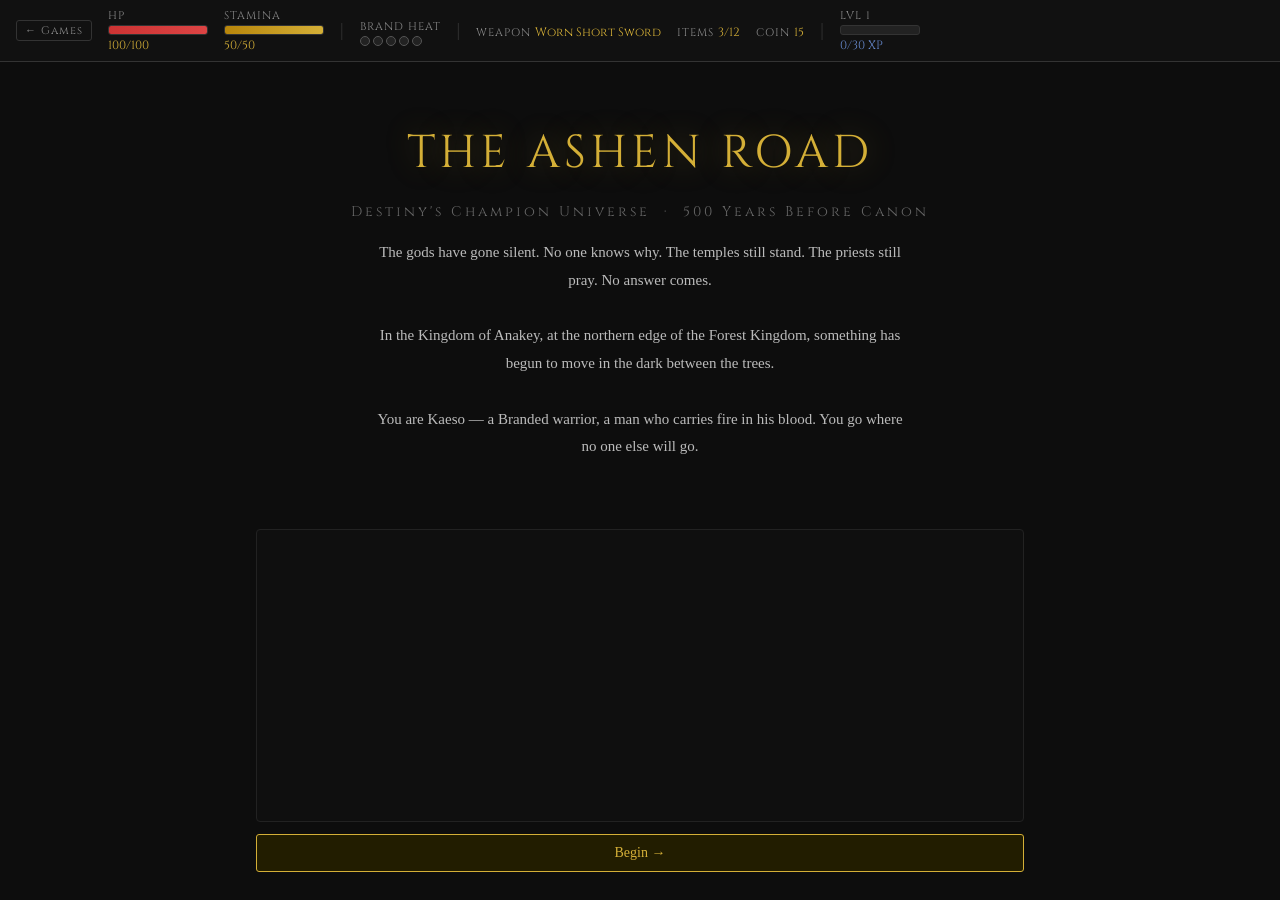
<file: games/the-ashen-road.html>
<!DOCTYPE html>
<html lang="en">
<head>
<meta charset="UTF-8">
<meta name="viewport" content="width=device-width, initial-scale=1.0">
<title>The Ashen Road</title>
<link href="https://fonts.googleapis.com/css2?family=Cinzel:wght@400;600;700&display=swap" rel="stylesheet">
<style>
*{box-sizing:border-box;margin:0;padding:0}
body{background:#0d0d0d;color:#e8e0d0;font-family:Georgia,serif;min-height:100vh;display:flex;flex-direction:column}
#hud{position:fixed;top:0;left:0;right:0;z-index:100;background:#111;border-bottom:1px solid #333;padding:8px 16px;display:flex;align-items:center;gap:16px;flex-wrap:wrap}
.hud-label{font-family:"Cinzel",serif;font-size:11px;color:#888;text-transform:uppercase;letter-spacing:1px}
.bar-wrap{display:flex;flex-direction:column;gap:2px;min-width:100px}
.bar{height:10px;background:#222;border-radius:3px;overflow:hidden;border:1px solid #333}
.bar-fill{height:100%;transition:width 0.3s ease}
.hp-fill{background:linear-gradient(90deg,#cc3333,#dd4444)}
.stamina-fill{background:linear-gradient(90deg,#b8860b,#d4af37)}
.heat-dots{display:flex;gap:3px;margin-top:2px}
.heat-dot{width:10px;height:10px;border-radius:50%;border:1px solid #555;background:#222;transition:background 0.3s}
.heat-dot.active{background:#ff6600;border-color:#ff9900;box-shadow:0 0 4px #ff6600}
.hud-stat{font-family:"Cinzel",serif;font-size:12px;color:#d4af37}
.hud-sep{color:#333;font-size:18px}
#main{margin-top:76px;flex:1;display:flex;flex-direction:column;max-width:800px;width:100%;margin-left:auto;margin-right:auto;padding:16px}
#location-header{margin-bottom:12px}
.loc-name{font-family:"Cinzel",serif;font-size:20px;color:#d4af37;margin-bottom:8px;letter-spacing:2px}
.ascii-art{font-family:"Courier New",monospace;font-size:12px;color:#776655;white-space:pre;line-height:1.3;background:#0a0a0a;border:1px solid #222;padding:10px;border-radius:4px;margin-bottom:8px}
#text-panel{flex:1;min-height:180px;max-height:400px;overflow-y:auto;background:#0f0f0f;border:1px solid #222;border-radius:4px;padding:16px;margin-bottom:12px;display:flex;flex-direction:column-reverse;gap:10px}
.text-entry{line-height:1.75;font-size:15px}
.narrative{color:#e8e0d0}
.dialogue{color:#a8c4d8;font-style:italic}
.sys{color:#777;font-size:13px}
.dmg{color:#cc5555}
.healtxt{color:#44aa44}
.firetxt{color:#ff8800}
#combat-log{display:none;background:#080808;border:1px solid #2a2a2a;border-radius:4px;padding:10px;margin-bottom:10px;max-height:150px;overflow-y:auto}
.clog{font-family:"Courier New",monospace;font-size:12px;line-height:1.5;color:#c8c8c8}
.clog.p{color:#d4af37}
.clog.e{color:#cc7777}
.clog.fx{color:#aaa;font-style:italic}
#action-panel{display:flex;flex-wrap:wrap;gap:8px;margin-bottom:12px}
.action-btn{background:#1a1a1a;color:#e8e0d0;border:1px solid #444;padding:10px 16px;font-family:Georgia,serif;font-size:14px;cursor:pointer;border-radius:3px;transition:all 0.15s;flex:1;min-width:130px;text-align:center}
.action-btn:hover,.action-btn:focus{background:#221d00;border-color:#d4af37;color:#d4af37;outline:none}
.action-btn:disabled{opacity:0.35;cursor:not-allowed}
.action-btn.primary{border-color:#d4af37;color:#d4af37}
.action-btn.danger{border-color:#cc3333;color:#cc5555}
.action-btn.stance-press{border-color:#aa4444;color:#dd7777;background:#1a0a0a}
.action-btn.stance-press:hover,.action-btn.stance-press:focus{background:#2a0a0a;border-color:#dd4444;color:#ff9999}
.action-btn.stance-hold{border-color:#336699;color:#6699cc;background:#0a0f1a}
.action-btn.stance-hold:hover,.action-btn.stance-hold:focus{background:#0a1530;border-color:#4488bb;color:#88bbee}
.action-btn.stance-study{border-color:#556633;color:#99bb66;background:#0a100a}
.action-btn.stance-study:hover,.action-btn.stance-study:focus{background:#101a08;border-color:#77aa44;color:#aad077}
.action-btn.stance-unleash{border-color:#ff9900;color:#ffcc44;background:#1a1000;font-weight:bold}
.action-btn.stance-unleash:hover,.action-btn.stance-unleash:focus{background:#2a1800;border-color:#ffcc00;color:#ffee88}
#combat-status{display:none;background:#0a0a0a;border:1px solid #2a2a2a;border-radius:4px;padding:10px 14px;margin-bottom:8px}
.enemy-portrait{font-family:"Courier New",monospace;font-size:11px;color:#aa8866;white-space:pre;line-height:1.2;float:right;margin-left:12px}
.enemy-name-bar{font-family:"Cinzel",serif;font-size:15px;color:#cc7755;margin-bottom:6px}
.enemy-hp-wrap{display:flex;align-items:center;gap:8px;margin-bottom:4px}
.enemy-hp-bar{flex:1;height:8px;background:#1a1a1a;border-radius:2px;overflow:hidden;border:1px solid #2a2a2a}
.enemy-hp-fill{height:100%;background:linear-gradient(90deg,#882222,#cc4444);transition:width 0.3s}
.enemy-hp-text{font-family:"Courier New",monospace;font-size:12px;color:#cc5555;min-width:60px}
.focus-row{display:flex;align-items:center;gap:6px;margin-top:4px}
.focus-pip{width:10px;height:10px;border-radius:50%;border:1px solid #446633;background:#1a2a1a;transition:background 0.2s}
.focus-pip.active{background:#88cc44;border-color:#aae055;box-shadow:0 0 5px #88cc44}
.combat-hint{font-size:12px;color:#665544;font-style:italic;margin-top:5px;clear:both}
.round-label{font-family:"Cinzel",serif;font-size:11px;color:#555;text-transform:uppercase;letter-spacing:1px}
@keyframes dmg-flash{0%{box-shadow:0 0 0 2px #cc3333}60%{box-shadow:0 0 16px 3px #cc3333}100%{box-shadow:none}}
@keyframes fire-glow{0%{box-shadow:0 0 0 2px #ff8800}60%{box-shadow:0 0 20px 4px #ff8800}100%{box-shadow:none}}
@keyframes heal-glow{0%{box-shadow:0 0 0 2px #44aa44}60%{box-shadow:0 0 16px 3px #44aa44}100%{box-shadow:none}}
.anim-damage{animation:dmg-flash 0.4s ease}
.anim-fire{animation:fire-glow 0.5s ease}
.anim-heal{animation:heal-glow 0.5s ease}
.status-bar{display:flex;gap:6px;flex-wrap:wrap;margin-bottom:8px;min-height:18px}
.spip{font-size:11px;padding:1px 7px;border-radius:10px;font-family:"Courier New",monospace}
.s-bleeding{background:#330000;color:#ff7777;border:1px solid #883333}
.s-poisoned{background:#001a00;color:#77ff77;border:1px solid #338833}
.s-dazed{background:#222200;color:#dddd55;border:1px solid #888800}
.s-entangled{background:#001100;color:#55cc55;border:1px solid #226622}
.s-immobilized{background:#110022;color:#bb88ff;border:1px solid #663399}
.s-terrified{background:#1a0000;color:#ff5555;border:1px solid #880000}
.title-screen{text-align:center;padding:30px 20px;display:flex;flex-direction:column;align-items:center;gap:18px}
.game-title{font-family:"Cinzel",serif;font-size:46px;color:#d4af37;letter-spacing:4px;text-shadow:0 0 30px rgba(212,175,55,0.35)}
.game-subtitle{font-family:"Cinzel",serif;font-size:14px;color:#666;letter-spacing:3px}
.title-desc{max-width:540px;line-height:1.85;color:#bbb;font-size:15px}
#overlay{display:none;position:fixed;top:0;left:0;right:0;bottom:0;background:rgba(0,0,0,0.88);z-index:200;justify-content:center;align-items:center}
#overlay.active{display:flex}
.overlay-box{background:#111;border:1px solid #444;border-radius:6px;padding:24px;max-width:520px;width:90%;max-height:82vh;overflow-y:auto}
.overlay-box h3{font-family:"Cinzel",serif;color:#d4af37;margin-bottom:14px;font-size:18px}
.overlay-box p{margin-bottom:10px;line-height:1.7;color:#ccc}
.overlay-box .dialogue{color:#a8c4d8;font-style:italic;margin-bottom:12px}
.dead-screen{text-align:center;padding:40px 20px}
.dead-title{font-family:"Cinzel",serif;font-size:34px;color:#cc3333;margin-bottom:20px;letter-spacing:3px}
.ending-title{font-family:"Cinzel",serif;font-size:26px;color:#d4af37;margin-bottom:16px;letter-spacing:3px}
.ending-subtitle{font-family:"Cinzel",serif;font-size:16px;color:#888;margin-bottom:20px}
.shop-line{display:flex;justify-content:space-between;align-items:center;border-bottom:1px solid #222;padding:6px 0;font-size:14px}
.shop-line .item-name{color:#e8e0d0}
.shop-line .item-cost{color:#d4af37;font-family:"Cinzel",serif;font-size:13px}
.shop-buy{background:#1a1200;border:1px solid #d4af37;color:#d4af37;padding:3px 10px;cursor:pointer;font-size:12px;border-radius:3px;font-family:Georgia,serif}
.shop-buy:hover{background:#2a2200}
.shop-buy:disabled{opacity:0.3;cursor:not-allowed}
.craft-line{display:flex;justify-content:space-between;align-items:center;border-bottom:1px solid #1a1a1a;padding:6px 0;font-size:13px}
.inv-line{display:flex;justify-content:space-between;align-items:center;border-bottom:1px solid #1a1a1a;padding:5px 0;font-size:14px}
.inv-use{background:#1a1a1a;border:1px solid #555;color:#e8e0d0;padding:2px 8px;cursor:pointer;font-size:11px;border-radius:3px}
.inv-use:hover{border-color:#d4af37;color:#d4af37}
hr.sep{border:none;border-top:1px solid #222;margin:10px 0}
</style>
</head>
<body>
<div id="hud">
  <a href="../games.html" style="font-family:'Cinzel',serif;font-size:11px;color:#888;text-decoration:none;letter-spacing:1px;padding:2px 8px;border:1px solid #333;border-radius:3px;white-space:nowrap" onmouseover="this.style.color='#d4af37';this.style.borderColor='#d4af37'" onmouseout="this.style.color='#888';this.style.borderColor='#333'">&#8592; Games</a>
  <div class="bar-wrap">
    <span class="hud-label">HP</span>
    <div class="bar"><div class="bar-fill hp-fill" id="hp-bar" style="width:100%"></div></div>
    <span class="hud-stat" id="hp-text">100/100</span>
  </div>
  <div class="bar-wrap">
    <span class="hud-label">Stamina</span>
    <div class="bar"><div class="bar-fill stamina-fill" id="stamina-bar" style="width:100%"></div></div>
    <span class="hud-stat" id="stamina-text">50/50</span>
  </div>
  <div class="hud-sep">|</div>
  <div>
    <span class="hud-label">Brand Heat</span>
    <div class="heat-dots" id="heat-dots">
      <div class="heat-dot" id="hd0"></div><div class="heat-dot" id="hd1"></div>
      <div class="heat-dot" id="hd2"></div><div class="heat-dot" id="hd3"></div>
      <div class="heat-dot" id="hd4"></div>
    </div>
  </div>
  <div class="hud-sep">|</div>
  <div><span class="hud-label">Weapon&nbsp;</span><span class="hud-stat" id="hud-weapon">—</span></div>
  <div><span class="hud-label">Items&nbsp;</span><span class="hud-stat" id="hud-items">0/12</span></div>
  <div><span class="hud-label">Coin&nbsp;</span><span class="hud-stat" id="hud-coin">0</span></div>
  <div class="hud-sep">|</div>
  <div class="bar-wrap" style="min-width:80px">
    <span class="hud-label">LVL <span id="hud-level">1</span></span>
    <div class="bar"><div class="bar-fill" id="xp-bar" style="width:0%;background:linear-gradient(90deg,#4466aa,#6688cc)"></div></div>
    <span class="hud-stat" id="xp-text" style="color:#6688cc">0 XP</span>
  </div>
</div>
<div id="main">
  <div id="location-header"></div>
  <div class="status-bar" id="status-bar"></div>
  <div id="combat-status"></div>
  <div id="combat-log"></div>
  <div id="text-panel"></div>
  <div id="action-panel"></div>
</div>
<div id="overlay"><div class="overlay-box" id="overlay-box"></div></div>
<script>
// ============================================================
// DATA
// ============================================================
const WEAPONS = {
  worn_short_sword: { name:"Worn Short Sword", atkMod:0, special:null, fireSynergy:false,
    desc:"A battered blade that has seen better decades." },
  crude_knife: { name:"Crude Knife", atkMod:-2, special:"quick_strike", fireSynergy:false,
    desc:"Ugly and unbalanced, but quick enough in a pinch." },
  hunters_axe: { name:"Hunter's Axe", atkMod:3, special:"cleave", fireSynergy:false,
    desc:"Well-made northern axe, balanced for one hand." },
  guards_blade: { name:"Guard's Blade", atkMod:5, special:"parry", fireSynergy:false,
    desc:"A proper soldier's sword. Someone lost this far from anywhere." },
  flame_notched_blade: { name:"Flame-Notched Blade", atkMod:4, special:"fire_channel", fireSynergy:true,
    desc:"The notches in the blade channel heat from your hands. It hums when you grip it." },
  poison_blade: { name:"Poison Blade", atkMod:2, special:"venom_edge", fireSynergy:false,
    desc:"A blade whose edge has been treated with spider venom." }
};
const WEAPON_SPECIALS = {
  quick_strike: { name:"Quick Strike", staminaCost:0, desc:"Attack twice at half power each." },
  cleave:       { name:"Cleave", staminaCost:0, desc:"Strike all enemies simultaneously." },
  parry:        { name:"Parry", staminaCost:0, desc:"30% chance to halve incoming damage." },
  fire_channel: { name:"Fire Channel", staminaCost:15, desc:"Add +8 fire damage. Costs 15 stamina." },
  venom_edge:   { name:"Venom Edge", staminaCost:0, desc:"Applies Poisoned on hit." }
};

const ITEMS = {
  // Medical
  bandage:          { name:"Bandage",         cat:"medical",    desc:"Restore 15 HP.", count:0 },
  field_salve:      { name:"Field Salve",      cat:"medical",    desc:"Restore 30 HP. Removes Bleeding.", count:0 },
  antidote_vial:    { name:"Antidote Vial",    cat:"medical",    desc:"Removes Poisoned immediately.", count:0 },
  healing_root:     { name:"Healing Root",     cat:"medical",    desc:"Restore 20 HP over 3 rounds.", count:0 },
  prey_bird_meat:   { name:"Prey Bird Meat",   cat:"medical",    desc:"Restore 10 HP. Cannot use in combat.", count:0 },
  strong_tonic:     { name:"Strong Tonic",     cat:"medical",    desc:"Restore full HP. Cure all status effects.", count:0 },
  reinforced_bandage:{ name:"Reinforced Bandage", cat:"medical", desc:"Restore 40 HP.", count:0 },
  // Consumable
  oil_flask:        { name:"Oil Flask",        cat:"consumable", desc:"20 fire damage. Instantly destroys Rising.", count:0 },
  thorn_extract:    { name:"Thorn Extract",    cat:"consumable", desc:"Pre-combat: next attack applies Poisoned+Bleeding.", count:0 },
  smoke_pellet:     { name:"Smoke Pellet",     cat:"consumable", desc:"Forces immediate combat retreat.", count:0 },
  torch:            { name:"Torch",            cat:"consumable", desc:"Prevents Dart Ambush. Required for dark rooms.", count:0 },
  rope_hook:        { name:"Rope & Hook",      cat:"consumable", desc:"Access the hidden upper level of the wayshrine.", count:0 },
  // Components
  bear_fat:         { name:"Bear Fat",         cat:"component",  desc:"Crafting component.", count:0 },
  scrap_cloth:      { name:"Scrap Cloth",      cat:"component",  desc:"Crafting component.", count:0 },
  feathers:         { name:"Feathers",         cat:"component",  desc:"Crafting component.", count:0 },
  thorn_extract_component:{ name:"Thorn Component", cat:"component", desc:"2 needed to craft Thorn Extract.", count:0 },
  venom_sac:        { name:"Venom Sac",        cat:"component",  desc:"Craft into Poison Blade with any blade.", count:0 },
  dart_quill:       { name:"Dart Quill",       cat:"component",  desc:"Crafting component.", count:0 },
  hardwood_shard:   { name:"Hardwood Shard",   cat:"component",  desc:"Crafting component.", count:0 },
  beastman_hide:    { name:"Beastman Hide",    cat:"component",  desc:"Trophy. Dense, dark fur.", count:0 },
  shine_hoarder_eye:{ name:"Shine Hoarder Eye",cat:"component",  desc:"Iridescent. Valuable.", count:0 },
  spider_silk:      { name:"Spider Silk",      cat:"component",  desc:"Extremely strong. Crafting component.", count:0 },
  night_bear_hide:  { name:"Night Bear Hide",  cat:"component",  desc:"Heavy, valuable pelt.", count:0 },
  beastman_claw_mod:{ name:"Beastman Claw",    cat:"mod",        desc:"+3 attack to equipped weapon. Causes Bleeding on hit.", count:0 }
};

const ENEMIES = {
  bandit: {
    name:"Bandit", hp:30, maxHp:30, atk:6, def:2, xp:20,
    firstFlavor:"He steps out from behind the waystation wall — road-stained coat, a knife that's more rust than steel. His eyes have the flat calculation of a man who has done this before and never found it interesting.",
    special:"dirty_strike", loot:[{id:"coin",amt:10},{id:"bandage",amt:1}], canFlee:true, loc:"LOC_01"
  },
  crazed_man: {
    name:"Crazed Man", hp:22, maxHp:22, atk:8, def:0, xp:15,
    firstFlavor:"He comes out of the brush at a run, eyes too wide, mouth open. Whatever he was before the forest took him, it's been replaced by something rawer. He doesn't speak. He just comes.",
    special:"frenzy", frenzyRounds:0, loot:[{id:"scrap_cloth",amt:1}], lootExtra:{id:"crude_knife",chance:0.35}, canFlee:true, loc:"LOC_03"
  },
  prey_bird_a: {
    name:"Prey Bird", hp:14, maxHp:14, atk:4, def:1, xp:10,
    firstFlavor:"Two of them — wingspan wider than you expected, talons already extended. They circle once and then they dive.",
    special:"dive", diveUsed:false, loot:[{id:"feathers",amt:1}], lootExtra:{id:"prey_bird_meat",chance:0.5}, canFlee:true, loc:"LOC_03",
    isPair:true, pair: null
  },
  prey_bird_b: {
    name:"Prey Bird (2)", hp:14, maxHp:14, atk:4, def:1, firstFlavor:"", xp:10,
    special:"dive", diveUsed:false, loot:[{id:"feathers",amt:1}], canFlee:true, loc:"LOC_03"
  },
  night_bear: {
    name:"Night Bear", hp:75, maxHp:75, atk:14, def:6, xp:50,
    firstFlavor:"It emerges from between the trees without sound — black fur that seems to absorb the remaining light, eyes like two dull coins. A night bear. Rare this far south. That means something has pushed it down from the deep forest.",
    special:"maul", loot:[{id:"night_bear_hide",amt:1},{id:"bear_fat",amt:1}], canFlee:true, loc:"LOC_03"
  },
  overgrown: {
    name:"Overgrown", hp:55, maxHp:55, atk:11, def:4, xp:35,
    firstFlavor:"It looks like it was once a man. There are still traces of it — a shape under the bark, fingers that have grown into roots. The forest has taken it entirely. What moves toward you now is not man and not plant. It is something that decided to become both.",
    special:"entangle", loot:[{id:"thorn_extract_component",amt:1},{id:"hardwood_shard",amt:1}], canFlee:false, loc:"LOC_03"
  },
  lingering_spirit: {
    name:"Lingering Spirit", hp:35, maxHp:35, atk:9, def:0, xp:25,
    firstFlavor:"It coalesces from the shadows at the edge of the camp — a shape that is almost a person, almost still. It doesn't speak. The cold coming off it is immediate and total. Your fire responds, pulling toward it.",
    special:"wail_drain", immunePhysical:true, loot:[], grantsSettled:true, canFlee:false, loc:"LOC_04"
  },
  giant_spider: {
    name:"Giant Spider", hp:45, maxHp:45, atk:10, def:3, xp:30,
    firstFlavor:"The web caught the light before you saw the spider. It drops from the canopy — body the size of a dog, legs spanning wider. The abdomen pulses with venom. It assesses you with eight flat eyes and decides you are prey.",
    special:"venom_web", loot:[{id:"spider_silk",amt:1},{id:"venom_sac",amt:1}], canFlee:true, loc:"LOC_05"
  },
  dart: {
    name:"Dart", hp:18, maxHp:18, atk:7, def:2, xp:15,
    firstFlavor:"You heard nothing. The first sign of it is the impact — a creature about the size of a cat, all spine and speed, its quills already raised. If you'd had your torch out, you would have seen it in time.",
    special:"ambush", ambushUsed:false, loot:[{id:"dart_quill",amt:1}], canFlee:true, loc:"LOC_05"
  },
  shine_hoarder: {
    name:"Shine Hoarder", hp:60, maxHp:60, atk:13, def:5, xp:45,
    firstFlavor:"The chamber is full of things that catch light — coins, shards of mirror, the bones of birds. In the center of it, the creature that collected all this turns toward you. It's blind. It doesn't need eyes. It can feel the heat of you.",
    special:"blind_hoard", flashUsed:false, loot:[{id:"coin",amt:40},{id:"shine_hoarder_eye",amt:1},{id:"strong_tonic",amt:1}], lootWeapon:"flame_notched_blade", canFlee:true, loc:"LOC_05"
  },
  beastman: {
    name:"Beastman", hp:90, maxHp:90, atk:18, def:7, xp:60,
    firstFlavor:"It's larger than a man. The proportions are wrong in ways that take a moment to catalogue — arms too long, head too heavy, a spine that bends in two directions. It regards you with the calm of a creature that has not yet met anything it could not kill.",
    special:"rend_terrify", loot:[{id:"beastman_claw_mod",amt:1}], canFlee:false, loc:"LOC_05"
  },
  beastman_named: {
    name:"Grath", hp:140, maxHp:140, atk:18, def:7, xp:90,
    firstFlavor:"This one has a name. You can feel it the way you can feel certain silences — weighted, intentional. It is larger than the others and it has been here longer. The corruption around the shrine bends toward it slightly, like a plant toward heat. It looks at you without surprise, as though it has been expecting exactly this.",
    special:"rend_terrify_named", terrifyUsed:false, loot:[{id:"beastman_hide",amt:1},{id:"coin",amt:20}], grantsFlag:"destroyedShrine", canFlee:false, loc:"LOC_06"
  },
  rising: {
    name:"The Rising", hp:50, maxHp:50, atk:12, def:0, xp:40,
    firstFlavor:"It unfolds from the base of the shrine like smoke that learned to move with purpose. No eyes. No mouth. Just a shape that moves toward heat — toward you — and does not stop.",
    special:"reforms", hasReformed:false, immunePhysical:false, loot:[], grantsFlag:"risingDefeated", canFlee:false, loc:"LOC_06"
  }
};

const ASCII_ART = {
  LOC_01:`       ___
      /___\\
     | [=] |
     |_____|
    /|     |\\
   / |  W  | \\
  /  |_____|  \\
     WAYSTATION`,
  LOC_02:`  ___   ___   ___
 |H  | |A  | |R  |
 |___| |___| |___|
 |  HARROW'S    |
 |   CROSSING   |
  \\__VILLAGE___/`,
  LOC_03:` |  |  |  |  |  |
 | /|\\ /|\\ /|\\ |
 |/ | X | X |\\|
 | LOGGING ROAD |
  \\____________/`,
  LOC_04:`  . *  camp  * .
 [====][====]
 |    ||    |
 |EDGE|| CAMP
 |____||____|
   *  .  * .`,
  LOC_05:` Y  Y  Y  Y  Y  Y
/|\\/|\\/|\\/|\\/|\\
 |  THE  DEEP  |
 |   FOREST    |
  \\  ancient /
   \\________/`,
  LOC_06:`    _____
   /\\   /\\
  /  \\ /  \\
 | RUINED   |
 | WAYSHRINE|
  \\  ___  /
   \\/___\\/`
};

const LOCATION_DATA = {
  LOC_01: {
    name:"The Waystation",
    firstDesc:"The waystation is a squat thing of grey stone, built for practicality and nothing else. An oil lamp hangs from the eave, guttering in the evening wind. Three roads meet here — south to the city, east to the coast, north to wherever the trees get thick enough to swallow the light. You've been sitting on the bench outside for the better part of an hour, eating stale bread and watching the road, when you see her coming. She's moving fast. Too fast for someone who has been walking.",
    shortDesc:"The waystation crossroads. The evening wind hasn't changed."
  },
  LOC_02: {
    name:"Harrow's Crossing",
    firstDesc:"Harrow's Crossing is the kind of village that apologizes for existing. The buildings are low and practical, built from the same timber the loggers send south. The streets are mud. The people who pass you keep their eyes down. They know what you are — your hands give it away when the light catches them wrong, that faint shimmer under the skin. They don't run. They just make themselves smaller. Elder Maren is waiting for you at the longhouse door. She looks like she hasn't slept in a week.",
    shortDesc:"Harrow's Crossing. The village is quiet in the way of held breath."
  },
  LOC_03: {
    name:"The Logging Road",
    firstDesc:"The logging road north is older than the village that maintains it. Trees crowd close on both sides, their branches interlocking overhead to form a tunnel of bark and shadow. The ruts from wagon wheels are deep here, filled with standing water that reflects nothing. Somewhere ahead, beyond where the loggers work, the road simply stops. No one has gone past the old boundary stakes in two months.",
    shortDesc:"The logging road stretches north into growing dark."
  },
  LOC_04: {
    name:"The Edge Camp",
    firstDesc:"The edge camp was abandoned recently enough that the fire ring still has ash in it. Whoever left did so in a hurry — packs lean against stumps, a cookpot with something dried and black in the bottom, a lantern with oil still in the reservoir. At the tree line, barely visible in the failing light, there is a shape that does not move the way branches move. It watches you. You feel it watching you. This place is not empty.",
    shortDesc:"The edge camp. The cold here is different from ordinary cold."
  },
  LOC_05: {
    name:"The Deep Forest",
    firstDesc:"Past the edge camp, the forest changes. The trees are older here — bark dark and smooth, canopy so thick that midday looks like dusk. The undergrowth is dense and strange, plants you have no names for growing in configurations that seem deliberate. Sound is wrong in here too. The birds that were calling behind you have gone silent. Your fire stirs inside you without prompting, responding to something it can sense that you cannot yet see.",
    shortDesc:"The deep forest presses in on all sides. Your fire stirs uneasily."
  },
  LOC_06: {
    name:"The Ruined Wayshrine",
    firstDesc:"The wayshrine has been here longer than the forest. The stone is different from anything quarried locally — grey-white and faintly luminous, carved with symbols that have worn to shadows of themselves. The god whose name was once cut into the lintel is gone now, worn to nothing. The corruption is visible even to ordinary eyes: a dark discoloration spreading from the shrine's base like spilled ink, killing whatever it touches. The air tastes like metal. Something is centered here. Something that has been waiting.",
    shortDesc:"The ruined wayshrine. The corruption pulses at its base."
  }
};

const SHOP_VAYNE = [
  { id:"bandage",       name:"Bandage",       cost:8,  stock:999, desc:"Restore 15 HP." },
  { id:"field_salve",   name:"Field Salve",   cost:18, stock:4,   desc:"Restore 30 HP + cure Bleeding." },
  { id:"antidote_vial", name:"Antidote Vial", cost:12, stock:3,   desc:"Remove Poisoned." }
];
const SHOP_HOLT = [
  { id:"hunters_axe",  name:"Hunter's Axe",  cost:30, stock:1, desc:"Atk +3. Cleave: hits all enemies." },
  { id:"guards_blade", name:"Guard's Blade", cost:50, stock:1, desc:"Atk +5. Parry: 30% halve damage." },
  { id:"oil_flask",    name:"Oil Flask",     cost:12, stock:3, desc:"20 fire damage. Destroys Rising." }
];
const SHOP_MERCHANT = [
  { id:"smoke_pellet", name:"Smoke Pellet", cost:10, stock:2, desc:"Escape from any combat." }
];

const CRAFTING_RECIPES = [
  { id:"field_salve_craft",   name:"Field Salve",        needs:[{id:"bear_fat",n:1},{id:"scrap_cloth",n:1}], result:{id:"field_salve",n:1} },
  { id:"thorn_extract_craft", name:"Thorn Extract",      needs:[{id:"thorn_extract_component",n:2}],         result:{id:"thorn_extract",n:1} },
  { id:"reinforced_bandage",  name:"Reinforced Bandage", needs:[{id:"bandage",n:2},{id:"scrap_cloth",n:1}],  result:{id:"reinforced_bandage",n:1} },
  { id:"poison_blade_craft",  name:"Poison Blade",       needs:[{id:"venom_sac",n:1}], requiresBlade:true,   result:{id:"poison_blade",n:0} }
];

// ============================================================
// ENEMY PORTRAITS & COMBAT HINTS
// ============================================================
const ENEMY_PORTRAITS = {
  bandit:
`  _O_
 /| |\
  | |
 / \\`,
  crazed_man:
` \\O/
  |
 _|_`,
  prey_bird_a:
`  /\\  /\\
 (  \\/  )
  \\    /
   \\__/`,
  night_bear:
`  /\\_/\\
 ( o o )
 =( Y )=
  )   (`,
  overgrown:
` \\|/ \\|/
--*---*--
 /|\\Y/|\\
  | | |`,
  lingering_spirit:
`  ~ * ~
 *  |  *
~  |||  ~
 * ~~~ *`,
  giant_spider:
` \\ | | /
--( . )--
 / | | \\
   ===`,
  dart:
` |> . <|
  \\___/
  |___|`,
  shine_hoarder:
` o * o *
* (___) *
 o _|_ o
  /   \\`,
  beastman:
`  /\\  /\\
 / O  O \\
|   /\\   |
 \\_|  |_/`,
  beastman_named:
` /\\ ** /\\
( O    O )
|  >--<  |
 \\_\\  /_/`,
  rising:
` ~ ~ ~ ~
~  ~~~  ~
 ~ ~~~ ~
~ ~ ~ ~ ~`
};

const COMBAT_HINTS = {
  bandit:       "He's quick but brittle. Overwhelming aggression won't give him time to recover.",
  crazed_man:   "He gets worse the longer this goes. End it fast — patience will cost you.",
  prey_bird_a:  "It moves unpredictably. Hold your ground and let it come to you.",
  night_bear:   "Brute force won't work here. Study its patterns; strike when it overcommits.",
  overgrown:    "It can root you. Stay patient, keep your footing, wear it down slowly.",
  lingering_spirit: "Steel does nothing. Your heat is the only weapon here — don't hold back.",
  giant_spider: "It will try to poison and web you. Defensive pressure buys time to counter.",
  dart:         "Small and fast. Aggression may keep it off-balance before it can ambush again.",
  shine_hoarder:"It's blind but sensitive. Patient strikes avoid triggering its hoard instincts.",
  beastman:     "It hits hard and it's fast. Hold your line — don't let it dictate the pace.",
  beastman_named:"Grath has seen warriors before. Read it carefully. One wrong move is fatal.",
  rising:       "Fire only. Physical force will not hold it down. Every heat blast counts."
};

// ============================================================
// GAME STATE
// ============================================================
const XP_PER_LEVEL = [0, 30, 80, 150, 240]; // xp needed to reach levels 2,3,4,5
const MAX_LEVEL = 5;

let G = {
  player: {
    hp:100, maxHp:100, stamina:50, maxStamina:50,
    inventory:{}, equippedWeapon:"worn_short_sword",
    statusEffects:[], brandedHeat:0, coin:15,
    healingRootTicks:0, thornActive:false, beastmanClawMod:false,
    parryActive:false, settledBonus:false,
    level:1, xp:0
  },
  world: { currentLocationId:"title", visitedLocations:[], loc03Traversals:0, loc05RoomsVisited:[] },
  story: {
    flags:{
      trustedElder:false, alliedCreature:false, destroyedShrine:false,
      warnedCapital:false, spiritDefeated:false, rampageChosen:false,
      buriedLeadFound:false, holtLoreHeard:false, vayneLoreHeard:false,
      creatureNegotiated:false, ropeHookFound:false,
      resolveCheck1Passed:false, resolveCheck2Passed:false,
      risingDefeated:false, merchantVisited:false, ida_met:false,
      maren_met:false, holt_met:false, vayne_met:false, creature_met:false,
      shinehoarder_defeated:false, nightbear_defeated:false,
      loc04_searched:false, loc04_rested:false, loc05_foraged:0,
      loc03_enc_count:0, waystationShopDone:false,
      creatureAliveAfterFight:false, grath_defeated:false
    }
  },
  combat: { active:false, enemy:null, round:0, log:[], firstEncounterSeen:{}, focus:0, chargeWarning:false }
};

function inv(id){ return G.player.inventory[id]||0; }
function setInv(id,n){ if(n<=0){delete G.player.inventory[id];}else{G.player.inventory[id]=n;} }
function addInv(id,n){
  const total = invCount() + n;
  if(total > 12){ addText("Your pack is full (12 item limit). Drop something first.","sys"); return false; }
  setInv(id, inv(id)+n);
  return true;
}
function invCount(){ return Object.values(G.player.inventory).reduce((a,b)=>a+b,0); }

// ============================================================
// HUD & RENDER UTILITIES
// ============================================================
function updateHUD(){
  const p = G.player;
  document.getElementById("hp-bar").style.width = Math.max(0,(p.hp/p.maxHp)*100)+"%";
  document.getElementById("hp-text").textContent = p.hp+"/"+p.maxHp;
  document.getElementById("stamina-bar").style.width = Math.max(0,(p.stamina/p.maxStamina)*100)+"%";
  document.getElementById("stamina-text").textContent = p.stamina+"/"+p.maxStamina;
  document.getElementById("hud-coin").textContent = p.coin;
  document.getElementById("hud-items").textContent = invCount()+"/12";
  document.getElementById("hud-weapon").textContent = WEAPONS[p.equippedWeapon]?.name||"—";
  document.getElementById("hud-level").textContent = p.level;
  if(p.level < MAX_LEVEL){
    const xpNeeded = XP_PER_LEVEL[p.level];
    document.getElementById("xp-bar").style.width = Math.min(100,(p.xp/xpNeeded)*100)+"%";
    document.getElementById("xp-text").textContent = p.xp+"/"+xpNeeded+" XP";
  } else {
    document.getElementById("xp-bar").style.width = "100%";
    document.getElementById("xp-text").textContent = "MAX";
  }
  for(let i=0;i<5;i++){
    const d = document.getElementById("hd"+i);
    d.classList.toggle("active", i < p.brandedHeat);
  }
  // status bar
  const sb = document.getElementById("status-bar");
  sb.innerHTML = "";
  p.statusEffects.forEach(s=>{
    const pip = document.createElement("span");
    pip.className = "spip s-"+s.id;
    pip.textContent = s.name+(s.rounds?" ("+s.rounds+")":"");
    sb.appendChild(pip);
  });
}

function addText(text, cls="narrative"){
  const panel = document.getElementById("text-panel");
  const div = document.createElement("div");
  div.className = "text-entry "+cls;
  div.innerHTML = text;
  panel.prepend(div);
}

function clearText(){ document.getElementById("text-panel").innerHTML = ""; }

function setActions(buttons){
  const panel = document.getElementById("action-panel");
  panel.innerHTML = "";
  buttons.forEach((b,i)=>{
    const btn = document.createElement("button");
    btn.className = "action-btn"+(b.primary?" primary":"")+(b.danger?" danger":"")+(b.cls?" "+b.cls:"");
    btn.textContent = b.label;
    if(b.disabled) btn.disabled = true;
    btn.onclick = b.fn;
    btn.setAttribute("tabindex","0");
    panel.appendChild(btn);
    if(i===0) btn.focus();
  });
}

function triggerAnim(cls){
  const tp = document.getElementById("text-panel");
  tp.classList.remove("anim-damage","anim-fire","anim-heal");
  void tp.offsetWidth;
  tp.classList.add(cls);
  setTimeout(()=>tp.classList.remove(cls),600);
}

function addCombatLog(text, cls=""){
  const log = document.getElementById("combat-log");
  const div = document.createElement("div");
  div.className = "clog"+(cls?" "+cls:"");
  div.textContent = text;
  log.prepend(div);
  // keep last 10
  while(log.children.length > 10) log.removeChild(log.lastChild);
}

function showLocationHeader(locId){
  const hdr = document.getElementById("location-header");
  const loc = LOCATION_DATA[locId];
  if(!loc){ hdr.innerHTML=""; return; }
  hdr.innerHTML = `<div class="loc-name">${loc.name}</div>`
    + (ASCII_ART[locId]?`<pre class="ascii-art">${ASCII_ART[locId]}</pre>`:"");
}

// ============================================================
// NAVIGATION
// ============================================================
function goToLocation(id){
  const wasVisited = G.world.visitedLocations.includes(id);
  G.world.currentLocationId = id;
  if(!wasVisited) G.world.visitedLocations.push(id);

  document.getElementById("combat-log").style.display = "none";
  document.getElementById("combat-log").innerHTML = "";
  document.getElementById("combat-status").style.display = "none";
  clearText();
  showLocationHeader(id);
  updateHUD();

  const loc = LOCATION_DATA[id];
  if(loc){
    addText(wasVisited ? loc.shortDesc : loc.firstDesc);
  }
  // Route to location handler
  const handlers = {
    title: showTitle, LOC_01: showLoc01, LOC_02: showLoc02,
    LOC_03: showLoc03, LOC_04: showLoc04, LOC_05: showLoc05, LOC_06: showLoc06
  };
  if(handlers[id]) handlers[id](wasVisited);
}

// ============================================================
// TITLE SCREEN
// ============================================================
function showTitle(){
  document.getElementById("location-header").innerHTML =
    `<div class="title-screen">
      <div class="game-title">THE ASHEN ROAD</div>
      <div class="game-subtitle">Destiny's Champion Universe &nbsp;·&nbsp; 500 Years Before Canon</div>
      <div class="title-desc">The gods have gone silent. No one knows why. The temples still stand. The priests still pray. No answer comes.<br><br>In the Kingdom of Anakey, at the northern edge of the Forest Kingdom, something has begun to move in the dark between the trees.<br><br>You are Kaeso — a Branded warrior, a man who carries fire in his blood. You go where no one else will go.</div>
    </div>`;
  document.getElementById("text-panel").innerHTML="";
  setActions([{ label:"Begin →", primary:true, fn:()=>goToLocation("LOC_01") }]);
}

// ============================================================
// LOC_01: THE WAYSTATION
// ============================================================
function showLoc01(wasVisited){
  if(!wasVisited){
    addText('<b>Runner Ida</b> stops in front of you, breathing hard. She holds out a folded note. "Harrow\'s Crossing," she says. "Two months of disappearances. Eleven men went north. None came back. The elder is offering the communal chest — not much, but she said you\'d come."<br><br>You take the note. She\'s right. You were going to go anyway. You always go.','dialogue');
    G.story.flags.ida_met = true;
  }
  const actions = [
    { label:"Speak with Runner Ida", fn:()=>dialogIda() },
    { label:"Visit the merchant", fn:()=>openMerchant() },
  ];
  if(!G.story.flags.waystationShopDone){
    actions.push({ label:"Head north to Harrow's Crossing", fn:()=>startBanditEncounter() });
  } else {
    actions.push({ label:"Head north to Harrow's Crossing", fn:()=>goToLocation("LOC_02") });
  }
  setActions(actions);
}

function dialogIda(){
  addText('"I ran two days straight," Ida says. "The elder said not to come back without someone. You\'re the only sell-sword at the waystation." She pauses. "There\'s fire under your skin. I can see it." She doesn\'t look afraid. Just tired. "The village is going to run out of people before it runs out of reasons to be afraid."','dialogue');
  setActions([
    { label:'"What else did you see?"', fn:()=>{ addText('"I didn\'t go north," she says. "I didn\'t want to see what the others didn\'t come back from."','dialogue'); showLoc01Actions(); } },
    { label:'"I\'ll leave at dawn."', fn:()=>{ addText('"Tonight," she says. "Please."','dialogue'); showLoc01Actions(); } }
  ]);
}

function showLoc01Actions(){
  setActions([
    { label:"Visit the merchant", fn:()=>openMerchant() },
    { label:"Head north to Harrow's Crossing", fn:()=>startBanditEncounter() }
  ]);
}

function openMerchant(){
  G.story.flags.merchantVisited = true;
  showShop("Waystation Merchant", SHOP_MERCHANT, ()=>showLoc01(true));
}

function startBanditEncounter(){
  addText("You're barely a hundred yards up the northern road when a man steps out of the ditch. He's got a knife and the expression of someone who has made a decision he can't take back.");
  startCombat("bandit", ()=>{
    G.story.flags.waystationShopDone = true;
    addText("You take his coin. He took the wrong contract tonight.");
    goToLocation("LOC_02");
  }, ()=>{
    G.story.flags.waystationShopDone = true;
    goToLocation("LOC_02");
  });
}

// ============================================================
// LOC_02: HARROW'S CROSSING
// ============================================================
function showLoc02(wasVisited){
  const actions = [
    { label:"Speak with Elder Maren", fn:()=>dialogMaren() },
    { label:"Visit Holt's Smithy", fn:()=>dialogHolt() },
    { label:"Visit Sister Vayne", fn:()=>dialogVayne() },
    { label:"Head north on the logging road", primary:true, fn:()=>{ G.world.loc03Traversals++; goToLocation("LOC_03"); } },
    { label:"Inventory / Craft (I)", fn:()=>openInventory(()=>showLoc02(true)) }
  ];
  setActions(actions);
}

function dialogMaren(){
  G.story.flags.maren_met = true;
  if(!G.story.flags.trustedElder && !G.story.flags.buriedLeadFound){
    addText('<b>Elder Maren</b> is a tall woman built for hard weather. She looks at your hands first — the shimmer — and then at your face. "You came," she says. "Good. People have been vanishing for two months. First one at a time, then in groups. Eleven of our loggers went north to find out why. None returned."<br><br>She slides a purse across the table. Light, but it\'s there. "Find what\'s happening. Stop it if you can. That\'s all I\'m asking."','dialogue');
    setActions([
      { label:'"What aren\'t you telling me?"', fn:()=>marenBuriedLead() },
      { label:'"I\'ll head north immediately."', fn:()=>{ G.story.flags.trustedElder=true; addText("You take the purse. Simple contract, she seems to think. You've learned to be skeptical of simple contracts."); addInv("coin_story",0); G.player.coin+=20; updateHUD(); showLoc02(true); } }
    ]);
  } else {
    addText('"The village is counting on you," Maren says. She looks north, through the wall, as though she can see something.','dialogue');
    setActions([{ label:"Leave", fn:()=>showLoc02(true) }]);
  }
}

function marenBuriedLead(){
  G.story.flags.buriedLeadFound = true;
  addText('<b>Maren</b> is quiet for a long moment. Then: "There\'s a shrine. Old one, up in the deep forest. Used to be a waypoint for pilgrims, before the god it was built for went silent like the others. The men who went north, the last one who came back before he died — he said the trail led toward the shrine. I didn\'t want to put that in the message. People panic."<br><br>She meets your eyes. "I\'m sorry I didn\'t say it first."','dialogue');
  G.player.coin += 20;
  updateHUD();
  setActions([
    { label:'"Thank you for telling me."', fn:()=>{ addText("She nods once. There's relief in it."); showLoc02(true); } },
    { label:'"You should have told me upfront."', fn:()=>{ addText("\"I know,\" she says. \"You're right.\""); showLoc02(true); } }
  ]);
}

function dialogHolt(){
  G.story.flags.holt_met = true;
  addText('<b>Holt</b> is a wide man with forge-scarred hands and an economy of expression that suggests he finds most conversations suboptimal. He looks at your current blade, then at his stock, then back at you.','dialogue');
  const actions = [{ label:"Browse weapons", fn:()=>showShop("Holt's Smithy", SHOP_HOLT, ()=>showLoc02(true)) }];
  if(!G.story.flags.holtLoreHeard){
    actions.push({ label:'"What do you know about the old shrine?"', fn:()=>holtLore() });
  }
  actions.push({ label:"Leave", fn:()=>showLoc02(true) });
  setActions(actions);
}

function holtLore(){
  G.story.flags.holtLoreHeard = true;
  addText('"My grandfather\'s grandfather knew the pilgrim road," Holt says, without looking up from the blade he\'s working. "They say the god of that shrine was one of the judge gods — the ones who kept the balance. When the judge gods went quiet, they didn\'t just stop answering. Something came out of the silence." He sets down his hammer. "Bad things live in empty holy places. Don\'t let it touch you."','dialogue');
  setActions([{ label:"Thank him", fn:()=>dialogHolt() }]);
}

function dialogVayne(){
  G.story.flags.vayne_met = true;
  addText('<b>Sister Vayne</b> is younger than you expected for a village healer — late twenties, with the kind of eyes that have seen too much too fast. She\'s nervous around you. Not hostile. Just nervous. She keeps her hands busy arranging her stock.','dialogue');
  const actions = [{ label:"Buy medical supplies", fn:()=>showShop("Sister Vayne's Stores", SHOP_VAYNE, ()=>showLoc02(true)) }];
  if(!G.story.flags.vayneLoreHeard){
    actions.push({ label:'"What do you know about the edge camp?"', fn:()=>vayneLore() });
  }
  actions.push({ label:"Leave", fn:()=>showLoc02(true) });
  setActions(actions);
}

function vayneLore(){
  G.story.flags.vayneLoreHeard = true;
  addText('"The edge camp?" She stops fussing with the jars. "The last logger who came back — before he died — he said there was something at the camp. Not a creature. A person, almost. He said it felt like cold grief." She pauses. "I think it\'s one of the men who didn\'t come back. I think whatever happened to them left something behind. If you go there... be careful with fire. Real fire, not the cold things." She glances at your hands meaningfully.','dialogue');
  setActions([{ label:"Leave", fn:()=>dialogVayne() }]);
}

// ============================================================
// LOC_03: THE LOGGING ROAD
// ============================================================
function showLoc03(wasVisited){
  const t = G.world.loc03Traversals;
  addText("The boundary stakes are behind you now. The tree cover thickens. You watch the shadows between the trunks.");
  // Pick encounters
  const enc = [];
  if(t <= 1){
    enc.push("crazed_man", Math.random()<0.4?"prey_bird_pair":"overgrown");
  } else if(t <= 2){
    enc.push("overgrown", Math.random()<0.25?"night_bear":"crazed_man");
  } else {
    enc.push("overgrown", "overgrown");
  }
  runRoadEncounters(enc.slice(), ()=>goToLocation("LOC_04"));
}

function runRoadEncounters(queue, onDone){
  if(queue.length===0){ onDone(); return; }
  const next = queue.shift();
  if(next==="prey_bird_pair"){
    addText("Two large shadows pass overhead — then fold into dives.");
    // treat as two-enemy encounter using just bird_a for simplicity
    startCombat("prey_bird_a", ()=>runRoadEncounters(queue, onDone), ()=>onDone());
  } else {
    startCombat(next, ()=>runRoadEncounters(queue, onDone), ()=>onDone());
  }
}

// ============================================================
// LOC_04: THE EDGE CAMP
// ============================================================
function showLoc04(wasVisited){
  const actions = [];
  if(!G.story.flags.spiritDefeated && !wasVisited){
    addText("The shape at the tree line drifts closer. The cold deepens. Whatever this is, it's not going to let you rest without answering for it.");
    actions.push({ label:"Face the spirit", primary:true, fn:()=>faceSpirit() });
    actions.push({ label:"Speak to it", fn:()=>spiritAttemptSpeak() });
  } else {
    if(G.story.flags.spiritDefeated && !wasVisited){
      addText("With the spirit gone, the camp feels merely abandoned instead of haunted. You search it carefully.");
    }
    if(!G.story.flags.loc04_searched){
      actions.push({ label:"Search the camp", fn:()=>searchLoc04() });
    }
    if(!G.story.flags.loc04_rested){
      actions.push({ label:"Rest here (restore 30 HP)", fn:()=>restLoc04() });
    }
    actions.push({ label:"Continue north into the forest", fn:()=>goToLocation("LOC_05") });
    actions.push({ label:"Return south", fn:()=>goToLocation("LOC_03") });
  }
  setActions(actions);
}

function spiritAttemptSpeak(){
  addText("You hold your hands up, the fire in your palms visible and controlled. The spirit stops. But it does not speak. It only radiates something you could call grief if grief were cold enough to crack stone. Then it moves.");
  faceSpirit();
}

function faceSpirit(){
  startCombat("lingering_spirit", ()=>{
    G.story.flags.spiritDefeated = true;
    addText("The spirit disperses. The cold lifts. Something settles — in the camp, and in you. You feel steadier. More certain of what you carry.");
    G.player.maxHp += 5;
    G.player.hp = Math.min(G.player.hp+5, G.player.maxHp);
    G.player.settledBonus = true;
    updateHUD();
    showLoc04(true);
  }, ()=>goToLocation("LOC_02"));
}

function searchLoc04(){
  G.story.flags.loc04_searched = true;
  addText("You find a lantern still full of oil, a spare torch, and a stoppered bottle of oil set aside from the rest. Useful. Someone planned to be here a while.");
  addInv("torch",1);
  addInv("oil_flask",1);
  updateHUD();
  showLoc04(true);
}

function restLoc04(){
  G.story.flags.loc04_rested = true;
  const healed = Math.min(30, G.player.maxHp - G.player.hp);
  G.player.hp = Math.min(G.player.hp+30, G.player.maxHp);
  addText("You sleep badly but you sleep. When you wake the fire has burned down and you feel marginally more human. (+"+healed+" HP)","healtxt");
  triggerAnim("anim-heal");
  updateHUD();
  showLoc04(true);
}

// ============================================================
// LOC_05: THE DEEP FOREST
// ============================================================
function showLoc05(wasVisited){
  const visited = G.world.loc05RoomsVisited;
  const actions = [];

  if(!visited.includes("spider")){ actions.push({ label:"Follow the web trail east", fn:()=>loc05Spider() }); }
  if(!visited.includes("dart")){ actions.push({ label:"Press deeper along the main path", fn:()=>loc05Dart() }); }
  if(!visited.includes("beastman")){ actions.push({ label:"Investigate the clearing ahead", fn:()=>loc05Beastman() }); }
  if(!visited.includes("creature")){ actions.push({ label:"Something watches from the shadows...", fn:()=>loc05Creature() }); }
  if(!visited.includes("shine_hoarder")){ actions.push({ label:"Investigate the glittering chamber (optional)", fn:()=>loc05ShineHoarder() }); }

  if(visited.includes("beastman") && visited.includes("creature")){
    actions.push({ label:"Head to the wayshrine", primary:true, fn:()=>goToLocation("LOC_06") });
  }
  actions.push({ label:"Forage for healing root", fn:()=>loc05Forage(), disabled: G.story.flags.loc05_foraged>=2 });
  actions.push({ label:"Inventory / Craft (I)", fn:()=>openInventory(()=>showLoc05(true)) });
  actions.push({ label:"Return to edge camp", fn:()=>goToLocation("LOC_04") });

  setActions(actions);
}

function loc05Spider(){
  G.world.loc05RoomsVisited.push("spider");
  addText("The web comes first — gossamer threads spanning three trees, then thicker cables, then the spider itself dropping from the canopy. You catch a glimpse of a rope and hook coiled near the base of the anchor tree before it moves.");
  if(!G.story.flags.ropeHookFound){
    addText("You grab the rope and hook before the spider blocks access.", "healtxt");
    G.story.flags.ropeHookFound = true;
    addInv("rope_hook",1);
    updateHUD();
  }
  startCombat("giant_spider", ()=>{
    addText("You claim its silk and the venom sac, if you're careful about it.");
    showLoc05(true);
  }, ()=>showLoc05(true));
}

function loc05Dart(){
  G.world.loc05RoomsVisited.push("dart");
  const hasTorch = inv("torch") > 0;
  if(hasTorch){
    addText("Your torch catches the reflection of eyes ahead — low to the ground, wrong color. You see it before it sees you ready. The dart creature hisses and attacks, but you were prepared.");
  } else {
    addText("The ambush is perfect. Something hits you from the side — you don't see it until it's already done the damage.");
  }
  startCombat("dart", ()=>showLoc05(true), ()=>showLoc05(true), !hasTorch);
}

function loc05Beastman(){
  G.world.loc05RoomsVisited.push("beastman");
  addText("The clearing is thirty feet wide. A beastman is crouched at its center over something that was, recently, an elk. It stands when it hears you. It is larger than the descriptions made it sound.");
  // Resolve Check 1
  resolveCheck1(()=>{
    startCombat("beastman", ()=>{
      addText("It falls. The clearing is quiet again. Your fire settles, though it took a moment.");
      if(!G.story.flags.beastmanClawAdded){
        G.story.flags.beastmanClawAdded=true;
        addInv("beastman_claw_mod",1);
        addText("You take the creature's claw from its hand. It could be fitted to a blade.","sys");
        updateHUD();
      }
      showLoc05(true);
    }, ()=>showLoc05(true));
  });
}

function resolveCheck1(onComplete){
  addText("As the beastman rises to its full height, something cold passes through you. Your fire answers it — a surge of heat up your spine, involuntary, bright. You have a choice in that moment.");
  setActions([
    { label:"Control it. Channel it. (Resolve holds)", primary:true, fn:()=>{
      G.story.flags.resolveCheck1Passed = true;
      G.player.maxHp = Math.min(G.player.maxHp+5, 130);
      addText("You hold the fire steady. It listens to you. The moment passes and you are still you. (+5 max HP)","healtxt");
      updateHUD();
      onComplete();
    }},
    { label:"Let it spike. Just for a second.", fn:()=>{
      addText("The spike costs you. Your hands char slightly and you lose a moment of focus — the beastman closes the distance while you're still recovering.","dmg");
      G.player.statusEffects.push({id:"dazed",name:"Dazed",rounds:1});
      updateHUD();
      onComplete();
    }}
  ]);
}

function loc05Creature(){
  G.world.loc05RoomsVisited.push("creature");
  if(G.story.flags.creature_met){ showLoc05(true); return; }
  G.story.flags.creature_met = true;
  addText("It steps out of a shadow that is deeper than shadows should be. You cannot describe its form precisely — not because it changes, but because looking at it directly is difficult in a way you cannot account for. It is not threatening. It is simply very, very old.");
  addText('"The shrine draws them," it says. Its voice sounds like it is remembering how speaking works. "The shine of rot. The corruption that began there has been building for decades. You carry fire. That is the only thing that will end it."','dialogue');
  setActions([
    { label:'"Will you help me?"', primary:true, fn:()=>creatureAlly() },
    { label:'"What are you?"', fn:()=>creatureWhatAreYou() },
    { label:'"Get out of my way."', danger:true, fn:()=>creatureAttack() }
  ]);
}

function creatureWhatAreYou(){
  addText('"Something that was here before the shrine was built," it says. "Something that will be here after the corruption is gone, if you succeed. I do not have a name your language could hold."','dialogue');
  setActions([
    { label:'"Will you help me?"', primary:true, fn:()=>creatureAlly() },
    { label:'"I work alone."', fn:()=>creatureAlone() }
  ]);
}

function creatureAlly(){
  G.story.flags.alliedCreature = true;
  G.story.flags.creatureNegotiated = true;
  addText('"Yes," it says. The word lands with finality. "But you must go first. The corruption responds to the fire-born. I will follow when you have opened the path."','dialogue');
  addText("You have gained an ally. (Flag: Allied Creature)", "healtxt");
  setActions([{ label:"Continue", fn:()=>showLoc05(true) }]);
}

function creatureAlone(){
  addText('"Then you will burn very brightly and very briefly," it says. It steps back into the deep shadow. It does not vanish — it simply becomes not quite visible. You feel it watching still.','dialogue');
  setActions([{ label:"Continue", fn:()=>showLoc05(true) }]);
}

function creatureAttack(){
  addText("You raise your weapon. It does not raise anything. It simply waits. Then your fire surges against your will and you understand — it is not a threat. It simply will not be moved.","dmg");
  addText("After a long moment, you lower your blade. \"Perhaps I was hasty.\"");
  creatureAlly();
}

function loc05ShineHoarder(){
  G.world.loc05RoomsVisited.push("shine_hoarder");
  addText("The chamber is full of things that catch light — coins, shards of mirror, the bones of birds. In the center, a creature the size of a large dog sits atop its hoard. It is blind. It doesn't need eyes. It turns toward you precisely as you enter.");
  startCombat("shine_hoarder", ()=>{
    G.story.flags.shinehoarder_defeated = true;
    addText("The hoard is yours. You find the Flame-Notched Blade among the collected treasures.", "healtxt");
    addText("You also find a Strong Tonic and 40 coin.", "healtxt");
    // Loot already handled in combat resolution
    showLoc05(true);
  }, ()=>showLoc05(true));
}

function loc05Forage(){
  if(G.story.flags.loc05_foraged >= 2){
    addText("You've already found everything the forest floor has to give.","sys"); return;
  }
  G.story.flags.loc05_foraged++;
  addInv("healing_root",1);
  addText("You find a healing root half-buried under a fallen log. It glows faintly. (+1 Healing Root)","healtxt");
  triggerAnim("anim-heal");
  updateHUD();
  showLoc05(true);
}

// ============================================================
// LOC_06: THE RUINED WAYSHRINE
// ============================================================
function showLoc06(wasVisited){
  if(!wasVisited) resolveCheck2(()=>loc06Main());
  else loc06Main();
}

function resolveCheck2(onComplete){
  addText("At the threshold of the wayshrine, the corruption presses back. You feel it trying to read you — not your body, your fire. Whether you are the kind of thing it can use.");
  setActions([
    { label:"This is why I carry fire. I am not what it wants.", primary:true, fn:()=>{
      G.story.flags.resolveCheck2Passed = true;
      G.player.brandedHeat = Math.max(0, G.player.brandedHeat-2);
      addText("You push back. The corruption tests you once and retreats. Your fire steadies into something almost serene. (Heat -2, +5 fire damage bonus for this encounter)","firetxt");
      G.player.resolveBonus = true;
      updateHUD();
      onComplete();
    }},
    { label:"For a moment, doubt. What if it's stronger?", fn:()=>{
      addText("The hesitation costs you a moment of clarity. The corruption seeps in slightly before you push it back.","dmg");
      G.player.statusEffects.push({id:"dazed",name:"Dazed",rounds:1});
      updateHUD();
      onComplete();
    }}
  ]);
}

function loc06Main(){
  const actions = [];
  const f = G.story.flags;

  if(inv("rope_hook")>0 && !G.world.loc05RoomsVisited.includes("bypass")){
    actions.push({ label:"Climb to the upper level (Rope & Hook)", fn:()=>loc06Bypass() });
  }
  if(!f.risingDefeated){
    actions.push({ label:"Face the Rising", primary:true, fn:()=>loc06Rising() });
  }
  if(f.risingDefeated && !f.grath_defeated){
    actions.push({ label:"Confront Grath at the shrine's heart", primary:true, fn:()=>loc06Grath() });
  }
  if(f.grath_defeated){
    actions.push({ label:"Destroy the shrine with fire", primary:true, fn:()=>destroyShrine() });
  }
  if(!f.destroyedShrine){
    actions.push({ label:"Flee south — warn the capital instead", danger:true, fn:()=>warnCapital() });
  }
  actions.push({ label:"Inventory (I)", fn:()=>openInventory(()=>loc06Main()) });
  setActions(actions);
}

function loc06Bypass(){
  G.world.loc05RoomsVisited.push("bypass");
  setInv("rope_hook", inv("rope_hook")-1);
  addText("You hook the rope above the first level and haul yourself up, bypassing the ground floor entirely. You land in the upper sanctum, directly before the shrine's heart. No Beastman guards this approach.");
  G.story.flags.risingDefeated = true; // bypass the rising too
  updateHUD();
  loc06Main();
}

function loc06Rising(){
  addText("The Rising unfolds from the shrine's base. It moves without sound. You understand immediately: your blade will only slow it. Fire will end it.");
  startCombat("rising", ()=>{
    G.story.flags.risingDefeated = true;
    addText("It does not reform. The fire was enough. The shrine's base smolders.");
    loc06Main();
  }, ()=>goToLocation("LOC_05"));
}

function loc06Grath(){
  addText("Grath waits in the shrine's inner sanctum. It has been waiting for exactly this. Your fire responds before your conscious mind does.");
  startCombat("beastman_named", ()=>{
    G.story.flags.grath_defeated = true;
    addText("Grath falls. Around you, the corruption contracts slightly, like a tide going out. The shrine waits.");
    loc06Main();
  }, ()=>goToLocation("LOC_05"));
}

function destroyShrine(){
  G.story.flags.destroyedShrine = true;
  addText("You press both hands against the shrine stone and let the fire come. All of it. The notched blade amplifies it. The corruption burns black and then nothing. The stone cracks. Light pours from the fractures — not warm light, not welcoming light, but clean light. The kind that leaves no shadows behind.");
  setTimeout(()=>showEnding(), 1200);
}

function warnCapital(){
  G.story.flags.warnedCapital = true;
  addText("You turn south. The shrine pulses behind you. You move fast. You don't look back.");
  setTimeout(()=>showEnding(), 1000);
}

// ============================================================
// ENDINGS
// ============================================================
function showEnding(){
  const f = G.story.flags;
  clearText();
  document.getElementById("location-header").innerHTML="";
  document.getElementById("combat-log").style.display="none";

  let title, subtitle, body;

  if(f.destroyedShrine && f.alliedCreature){
    // Ending 1: The Torch
    title = "THE TORCH";
    subtitle = "Ending I — Good";
    body = `The corruption is gone. The shrine is rubble.<br><br>
    The creature stands beside you as the forest slowly begins to remember how to be quiet. It looks, briefly, like something that might be called gratitude. Then it is gone — not fled, just no longer there.<br><br>
    You walk back to Harrow's Crossing. Elder Maren pays you what she promised. You don't count it. You put it in your coat and walk south.<br><br>
    The village survives. The road north will be walked again someday. When it is, whatever walks it will find the wayshrine gone — just a flat place in the forest where old stones have been scattered.<br><br>
    <em>Something further north still stirs. But it will be quieter for now.</em>`;
  } else if(f.destroyedShrine && !f.alliedCreature){
    // Ending 2: The Ash
    title = "THE ASH";
    subtitle = "Ending II — Neutral";
    body = `The shrine is gone. You made sure of it.<br><br>
    You did it alone. The creature did not come. Whatever help it might have offered stayed in the deep forest where you left it, and you paid for that in fire and pain. Both hands are burned badly. It will heal. Probably.<br><br>
    You limp back to Harrow's Crossing. Maren meets you at the door. She takes one look at your hands and doesn't ask. She pays you. You take the coin.<br><br>
    The village survives. You did the work. The ash settles.<br><br>
    <em>You walk south. The road is long. Your fire is quieter than it was. Something has changed and you don't have a name for what.</em>`;
  } else if(f.warnedCapital){
    // Ending 3: The Warning
    title = "THE WARNING";
    subtitle = "Ending III — Alternate";
    body = `You rode south as fast as your legs would carry you. Three days to the nearest garrison. A knight commander listened to your account without expression. He asked questions. He wrote things down.<br><br>
    When you finished, he folded the notes and looked at you. "Harrow's Crossing," he said. He didn't say anything after that for a long time.<br><br>
    By the time the garrison could move, the village was gone. Not destroyed violently — just empty. Abandoned in a hurry, like the edge camp. Whatever had been pulling people north had simply... expanded its reach.<br><br>
    The knight commander sent you away without payment. "Your information was useful," he said. "It will matter." He did not look like he was lying.<br><br>
    <em>You walk north alone. There is no reason to go back. You go anyway. You always go.</em>`;
  } else {
    // Default fallback
    title = "THE ROAD ENDS";
    subtitle = "—";
    body = "You survived. The road ends here, for now.";
  }

  document.getElementById("text-panel").innerHTML = `
    <div class="text-entry narrative" style="text-align:center;padding:30px 0">
      <div class="ending-title">${title}</div>
      <div class="ending-subtitle">${subtitle}</div>
      <hr class="sep">
      <p style="max-width:560px;margin:0 auto;line-height:1.9;font-size:15px">${body}</p>
    </div>`;
  setActions([
    { label:"Play Again", primary:true, fn:()=>resetGame() },
    { label:"Return to Title", fn:()=>goToLocation("title") }
  ]);
}

// ============================================================
// DEATH
// ============================================================
function showDeath(){
  clearText();
  document.getElementById("location-header").innerHTML="";
  document.getElementById("combat-log").style.display="none";
  document.getElementById("action-panel").innerHTML="";
  document.getElementById("text-panel").innerHTML = `
    <div class="text-entry narrative dead-screen">
      <div class="dead-title">THE FIRE GOES OUT</div>
      <p style="color:#888;margin-bottom:20px;font-size:15px">The road claimed you. It claims most people who walk it.</p>
      <p style="color:#666;font-size:14px;font-style:italic">The trees grow over the place where you fell.<br>By spring, there will be no sign.</p>
    </div>`;
  setTimeout(()=>{
    setActions([
      { label:"Begin Again", primary:true, fn:()=>resetGame() },
      { label:"Return to Title", fn:()=>goToLocation("title") }
    ]);
  }, 800);
}

// ============================================================
// COMBAT ENGINE
// ============================================================
function updateCombatStatus(){
  const e = G.combat.enemy;
  const p = G.player;
  if(!e){ document.getElementById("combat-status").style.display="none"; return; }
  const pct = Math.max(0, (e.hp/e.maxHp)*100);
  const portrait = ENEMY_PORTRAITS[e.id] || "";
  const hint = COMBAT_HINTS[e.id] || "";
  const focusPips = [0,1,2].map(i=>`<span class="focus-pip${G.combat.focus>i?' active':''}"></span>`).join("");
  document.getElementById("combat-status").style.display="block";
  document.getElementById("combat-status").innerHTML =
    `<pre class="enemy-portrait">${portrait}</pre>
     <div class="enemy-name-bar">${e.name}</div>
     <div class="enemy-hp-wrap">
       <div class="enemy-hp-bar"><div class="enemy-hp-fill" style="width:${pct}%"></div></div>
       <span class="enemy-hp-text">${e.hp}/${e.maxHp}</span>
     </div>
     <div class="focus-row"><span style="font-size:11px;color:#556633;font-family:'Courier New',monospace">FOCUS&nbsp;</span>${focusPips}</div>
     ${hint?`<div class="combat-hint">${hint}</div>`:""}`;
}

function startCombat(enemyId, onWin, onFlee, ambushed){
  const enemyTemplate = ENEMIES[enemyId];
  if(!enemyTemplate){ if(onWin) onWin(); return; }

  G.combat.enemy = JSON.parse(JSON.stringify(enemyTemplate));
  G.combat.enemy.id = enemyId;
  G.combat.enemy.onWin = onWin;
  G.combat.enemy.onFlee = onFlee;
  G.combat.active = true;
  G.combat.round = 1;
  G.combat.log = [];
  G.combat.focus = 0;
  G.combat.chargeWarning = false;

  document.getElementById("combat-log").style.display="block";
  document.getElementById("combat-log").innerHTML="";

  if(!G.combat.firstEncounterSeen[enemyId]){
    G.combat.firstEncounterSeen[enemyId] = true;
    addText(G.combat.enemy.firstFlavor || "An enemy appears.");
  }

  if(ambushed){
    const dmg = Math.floor(G.combat.enemy.atk * 2);
    dealDamageToPlayer(dmg);
    addCombatLog("AMBUSH! "+G.combat.enemy.name+" strikes for "+dmg+" before you can react.","e");
  }

  updateCombatStatus();
  showCombatActions();
}

function showCombatActions(){
  const e = G.combat.enemy;
  const p = G.player;
  if(!e){ return; }

  const w = WEAPONS[p.equippedWeapon];
  const actions = [];

  const dazed      = p.statusEffects.find(s=>s.id==="dazed");
  const entangled  = p.statusEffects.find(s=>s.id==="entangled");
  const immobilized= p.statusEffects.find(s=>s.id==="immobilized");
  const terrified  = p.statusEffects.find(s=>s.id==="terrified");
  const cantAttack = dazed || immobilized || terrified;
  const cantUseItems = immobilized;

  if(dazed||entangled||terrified||immobilized){
    addText("You are "+(dazed?"<b>Dazed</b>":entangled?"<b>Entangled</b>":terrified?"<b>Terrified</b>":"<b>Immobilized</b>")+" — some actions unavailable.","dmg");
  }

  const base = calcPlayerAtk();
  const pressMin = Math.round(base*1.4)-2, pressMax = Math.round(base*1.4)+2;
  const holdMin  = Math.round(base*0.7)-2, holdMax  = Math.round(base*0.7)+2;
  const studyMin = base-2, studyMax = base+2;

  if(G.combat.focus >= 2){
    const unleashDmg = Math.round(base * (1.8 + G.combat.focus*0.3));
    actions.push({ label:`◉ UNLEASH — ${unleashDmg} dmg (burns ${G.combat.focus} focus)`, cls:"stance-unleash", disabled:!!cantAttack, fn:()=>combatAction("unleash") });
  }

  actions.push({ label:`⚔ Press — ${pressMin}–${pressMax} dmg · +25% risk`, cls:"stance-press", disabled:!!cantAttack, fn:()=>combatAction("press") });
  actions.push({ label:`🛡 Hold — ${holdMin}–${holdMax} dmg · halve damage taken`, cls:"stance-hold", disabled:!!cantAttack, fn:()=>combatAction("hold") });
  actions.push({ label:`◎ Study — ${studyMin}–${studyMax} dmg · build focus`, cls:"stance-study", disabled:!!cantAttack, fn:()=>combatAction("study") });

  const heatDmg = 12 + p.brandedHeat*3 + (p.resolveBonus?5:0);
  actions.push({ label:`Heat Blast — ${heatDmg} fire dmg (${p.stamina}/15 SP)`, disabled:p.stamina<15, fn:()=>combatAction("heat_blast") });

  if(w && w.special && WEAPON_SPECIALS[w.special]){
    const sp = WEAPON_SPECIALS[w.special];
    const locked = !!(cantAttack || (w.special==="fire_channel" && p.stamina<15));
    actions.push({ label:`${sp.name} — ${sp.desc}`, disabled:locked, fn:()=>combatAction("special") });
  }

  actions.push({ label:"Use Item", disabled:!!cantUseItems, fn:()=>showCombatInventory() });
  if(e.canFlee !== false){
    actions.push({ label:"Flee (60%)", fn:()=>combatAction("flee") });
  }

  // Inject custom class into buttons after render
  setActions(actions, true);
}

// setActions defined above

function calcPlayerAtk(){
  const p = G.player;
  const w = WEAPONS[p.equippedWeapon];
  let base = 8 + (w?w.atkMod:0) + (p.beastmanClawMod?3:0);
  if(p.resolveBonus) base += 5;
  return base;
}

function applyWeaponEffects(e, p, w){
  if(!e.statusEffects) e.statusEffects=[];
  if(w && w.special==="venom_edge"){ e.statusEffects.push({id:"poisoned",name:"Poisoned",rounds:3,dmg:3}); addCombatLog("  Venom Edge: enemy Poisoned!","fx"); }
  if(p.beastmanClawMod){ e.statusEffects.push({id:"bleeding",name:"Bleeding",rounds:3,dmg:2}); addCombatLog("  Claw rend: enemy Bleeding!","fx"); }
  if(p.thornActive){ p.thornActive=false; e.statusEffects.push({id:"poisoned",name:"Poisoned",rounds:4,dmg:3}); e.statusEffects.push({id:"bleeding",name:"Bleeding",rounds:3,dmg:2}); addCombatLog("  Thorn Extract: Poisoned+Bleeding!","fx"); }
}

function combatAction(action){
  const e = G.combat.enemy;
  const p = G.player;
  const w = WEAPONS[p.equippedWeapon];
  const base = calcPlayerAtk();

  if(action==="press"){
    const dmg = Math.max(1, Math.round(base*1.4) + Math.floor(Math.random()*5)-2);
    applyDamageToEnemy(dmg, "physical");
    applyWeaponEffects(e, p, w);
    addCombatLog("You press hard — "+dmg+" damage.","p");
    G.combat.currentStance = "press";
    G.combat.focus = 0;

  } else if(action==="hold"){
    const dmg = Math.max(1, Math.round(base*0.7) + Math.floor(Math.random()*5)-2);
    applyDamageToEnemy(dmg, "physical");
    applyWeaponEffects(e, p, w);
    addCombatLog("You hold your ground — "+dmg+" damage, braced for impact.","p");
    G.combat.currentStance = "hold";

  } else if(action==="study"){
    const dmg = Math.max(1, base + Math.floor(Math.random()*5)-2);
    applyDamageToEnemy(dmg, "physical");
    applyWeaponEffects(e, p, w);
    G.combat.focus = Math.min(3, G.combat.focus+1);
    addCombatLog("Patient strike — "+dmg+" damage. Focus: "+G.combat.focus+"/3.","p");
    G.combat.currentStance = "study";

  } else if(action==="unleash"){
    const dmg = Math.max(1, Math.round(base*(1.8+G.combat.focus*0.3)) + Math.floor(Math.random()*6));
    applyDamageToEnemy(dmg, "physical");
    applyWeaponEffects(e, p, w);
    addCombatLog("UNLEASH! You release "+G.combat.focus+" focus — "+dmg+" damage!","p");
    G.combat.focus = 0;
    G.combat.currentStance = "press";
    triggerAnim("anim-fire");

  } else if(action==="heat_blast"){
    p.stamina = Math.max(0, p.stamina-15);
    const fireDmg = 12 + p.brandedHeat*3 + (p.resolveBonus?5:0);
    p.brandedHeat = Math.min(5, p.brandedHeat+1);
    applyDamageToEnemy(fireDmg, "fire");
    addCombatLog("HEAT BLAST — "+fireDmg+" fire damage. Heat: "+p.brandedHeat+"/5.","p");
    triggerAnim("anim-fire");
    if(e.immunePhysical) addCombatLog("  The spirit recoils from your heat!","fx");
    G.combat.currentStance = null;

  } else if(action==="special"){
    const sp = w.special;
    if(sp==="quick_strike"){
      const d1=Math.max(1,Math.floor(base/2)+Math.floor(Math.random()*3));
      const d2=Math.max(1,Math.floor(base/2)+Math.floor(Math.random()*3));
      applyDamageToEnemy(d1,"physical"); applyDamageToEnemy(d2,"physical");
      addCombatLog("Quick Strike: "+d1+" + "+d2+" damage.","p");
    } else if(sp==="cleave"){
      const d=Math.max(1,base+3+Math.floor(Math.random()*4));
      applyDamageToEnemy(d,"physical");
      addCombatLog("Cleave: "+d+" damage (sweeps all).","p");
    } else if(sp==="parry"){
      p.parryActive=true;
      addCombatLog("Parry set — 30% chance to halve the next hit.","p");
    } else if(sp==="fire_channel"){
      p.stamina=Math.max(0,p.stamina-15);
      const d=Math.max(1,base+8+Math.floor(Math.random()*4));
      p.brandedHeat=Math.min(5,p.brandedHeat+1);
      applyDamageToEnemy(d,"fire");
      addCombatLog("Fire Channel: "+d+" fire+blade damage.","p");
      triggerAnim("anim-fire");
    } else if(sp==="venom_edge"){
      const d=Math.max(1,base+Math.floor(Math.random()*4));
      applyDamageToEnemy(d,"physical");
      if(!e.statusEffects)e.statusEffects=[];
      e.statusEffects.push({id:"poisoned",name:"Poisoned",rounds:3,dmg:3});
      addCombatLog("Venom Edge: "+d+" + Poisoned.","p");
    }

  } else if(action==="flee"){
    if(e.canFlee===false){ addCombatLog("There is no escape from this.","fx"); showCombatActions(); return; }
    const success = Math.random() < 0.6;
    p.stamina = 0;
    if(success){ addCombatLog("You break away and run.","p"); endCombat(false); return; }
    else { addCombatLog("You couldn't break free!","e"); }
  }

  if(e.hp <= 0){ enemyDead(); return; }
  enemyTurn();
}

function enemyTurn(){
  const e = G.combat.enemy;
  const p = G.player;
  const stance = G.combat.currentStance;

  // Tick enemy status effects
  if(e.statusEffects){
    e.statusEffects = e.statusEffects.filter(s=>{
      e.hp = Math.max(0, e.hp-s.dmg);
      addCombatLog("  "+e.name+" takes "+s.dmg+" from "+s.name+".","fx");
      s.rounds--;
      return s.rounds > 0;
    });
    if(e.hp<=0){ finishRound(); enemyDead(); return; }
  }

  // If enemy was charging last round, deliver the promised hit
  let finalDmg = 0;
  let specialMsg = "";

  if(G.combat.chargeWarning){
    G.combat.chargeWarning = false;
    finalDmg = Math.floor(e.atk * 2.2);
    specialMsg = " — CHARGED STRIKE!";
    addCombatLog(e.name+" delivers the charged blow: "+finalDmg+" damage!","e");
  } else {
    // Decide enemy action this round
    const roll = Math.random();
    const special = e.special;
    let baseAtk = e.atk + Math.floor(Math.random()*6)-2;

    // Each enemy has weighted behaviors
    if(special==="dirty_strike"){
      if(roll<0.25){ p.statusEffects.push({id:"dazed",name:"Dazed",rounds:1}); specialMsg=" (Dirty Strike — Dazed!)"; }
      else if(roll<0.45){ baseAtk=Math.floor(e.atk*1.5); specialMsg=" (lunges)"; }
      finalDmg = baseAtk;

    } else if(special==="frenzy"){
      e.frenzyRounds=(e.frenzyRounds||0)+1;
      if(e.frenzyRounds>=3&&!e.frenzied){ e.atk+=4; e.frenzied=true; addCombatLog("  He FRENZIES — attack surges!","fx"); }
      if(roll<0.3){ baseAtk=Math.floor(e.atk*1.6); specialMsg=" (wild swing)"; }
      finalDmg = baseAtk;

    } else if(special==="dive"){
      if(!e.diveUsed){ e.diveUsed=true; baseAtk=e.atk; specialMsg=" (Dive — ignores your guard)"; }
      else if(roll<0.35){ baseAtk=Math.floor(e.atk*1.3); specialMsg=" (swoops)"; }
      finalDmg = baseAtk;

    } else if(special==="maul"){
      if(roll<0.30){ finalDmg=e.atk*2; p.statusEffects.push({id:"bleeding",name:"Bleeding",rounds:3,dmg:2}); specialMsg=" — MAUL! Bleeding applied."; }
      else if(roll<0.55 && !G.combat.chargeWarning){ G.combat.chargeWarning=true; addCombatLog("  "+e.name+" rears back — incoming charged strike!","fx"); finalDmg=0; }
      else { finalDmg=baseAtk; }

    } else if(special==="entangle"){
      if(roll<0.35 && !p.statusEffects.find(s=>s.id==="entangled")){ p.statusEffects.push({id:"entangled",name:"Entangled",rounds:1}); addCombatLog("  Roots coil around you — Entangled!","fx"); finalDmg=0; }
      else if(roll<0.55){ finalDmg=Math.floor(baseAtk*1.4); specialMsg=" (batters through)"; }
      else { finalDmg=baseAtk; }

    } else if(special==="wail_drain"){
      if(roll<0.35){ p.stamina=0; addCombatLog("  Wail — all stamina drained!","e"); finalDmg=0; }
      else if(roll<0.6){ p.hp=Math.max(1,p.hp-7); addCombatLog("  Drain — spirit steals 7 HP.","e"); finalDmg=0; }
      else { finalDmg=baseAtk; }

    } else if(special==="venom_web"){
      if(roll<0.25){ p.statusEffects.push({id:"immobilized",name:"Immobilized",rounds:1}); addCombatLog("  Web — you're immobilized!","e"); finalDmg=0; }
      else if(roll<0.55){ p.statusEffects.push({id:"poisoned",name:"Poisoned",rounds:4,dmg:3}); finalDmg=baseAtk; specialMsg=" (venomous bite)"; }
      else { finalDmg=baseAtk; }

    } else if(special==="blind_hoard"){
      if(!e.flashUsed && roll<0.3){ e.flashUsed=true; p.statusEffects.push({id:"dazed",name:"Dazed",rounds:1}); addCombatLog("  Blinding Flash — next action lost!","e"); finalDmg=0; }
      else if(roll<0.5){ finalDmg=Math.floor(baseAtk*1.3); specialMsg=" (raking claws)"; }
      else { finalDmg=baseAtk; }

    } else if(special==="rend_terrify"||special==="rend_terrify_named"){
      if(special==="rend_terrify_named"&&!e.terrifyUsed&&G.combat.round===1){
        e.terrifyUsed=true;
        if(Math.random()<0.6){ p.statusEffects.push({id:"terrified",name:"Terrified",rounds:1}); addCombatLog("  Grath's presence — TERRIFIED!","e"); finalDmg=0; }
        else { finalDmg=baseAtk; }
      } else if(e.hp<e.maxHp*0.5 && roll<0.45){ finalDmg=Math.floor(e.atk*2); specialMsg=" — REND (hits twice)!"; }
      else if(roll<0.3 && !G.combat.chargeWarning){ G.combat.chargeWarning=true; addCombatLog("  "+e.name+" coils for a powerful lunge!","fx"); finalDmg=0; }
      else { finalDmg=baseAtk; }

    } else if(special==="reforms"){
      finalDmg = roll<0.4 ? Math.floor(baseAtk*1.3) : baseAtk;
      if(roll<0.25){ specialMsg=" (surges through you)"; }

    } else if(special==="ambush"){
      finalDmg = baseAtk;
      if(roll<0.35){ finalDmg=Math.floor(baseAtk*1.5); specialMsg=" (quick jab)"; }

    } else {
      finalDmg = baseAtk;
    }
  }

  // Apply stance damage modifier
  if(stance==="hold") finalDmg = Math.floor(finalDmg*0.5);
  else if(stance==="press") finalDmg = Math.floor(finalDmg*1.25);

  // Parry check
  if(p.parryActive){ p.parryActive=false; if(Math.random()<0.3){ finalDmg=Math.floor(finalDmg/2); addCombatLog("  Parry! Damage halved.","fx"); } }

  // Branded Heat overflow
  if(p.brandedHeat>=5){
    p.hp=Math.max(0,p.hp-5);
    applyDamageToEnemy(15,"fire");
    addCombatLog("  Brand overflows — 5 self-damage, 15 fire to "+e.name+".","fx");
    p.brandedHeat=Math.max(0,p.brandedHeat-1);
    if(e.hp<=0){ finishRound(); enemyDead(); return; }
  }

  if(finalDmg>0){
    dealDamageToPlayer(finalDmg);
    if(!specialMsg) addCombatLog(e.name+" strikes for "+finalDmg+".","e");
    else addCombatLog(e.name+specialMsg+" — "+finalDmg+" damage.","e");
  }

  finishRound();
  if(p.hp<=0){ showDeath(); return; }
  if(e.hp<=0){ enemyDead(); return; }
  updateCombatStatus();
  showCombatActions();
}

function finishRound(){
  const p = G.player;
  const e = G.combat.enemy;
  // Tick player status effects
  const newFx=[];
  p.statusEffects.forEach(s=>{
    if(s.dmg){ p.hp=Math.max(0,p.hp-s.dmg); addCombatLog("  You take "+s.dmg+" from "+s.name+".","fx"); }
    s.rounds--;
    if(s.rounds>0) newFx.push(s);
    else addCombatLog("  "+s.name+" fades.","fx");
  });
  p.statusEffects=newFx;
  // Healing root
  if(p.healingRootTicks>0){ p.hp=Math.min(p.hp+7,p.maxHp); p.healingRootTicks--; addCombatLog("  Healing Root: +7 HP.","fx"); }
  // Stamina recovery — stance affects it
  const staminaGain = G.combat.currentStance==="hold"?15:10;
  p.stamina=Math.min(p.maxStamina,p.stamina+staminaGain);
  // Heat cooling
  if(p.brandedHeat>0&&G.combat.currentStance!=="heat_blast") p.brandedHeat--;
  G.combat.round++;
  G.combat.currentStance=null;
  updateHUD();
}

function applyDamageToEnemy(dmg, type){
  const e = G.combat.enemy;
  if(type==="physical"){
    if(e.immunePhysical){ addCombatLog("  Physical damage has no effect on the spirit.","fx"); return; }
    // Rising reform
    if(e.id==="rising" && !e.hasReformed && e.hp-dmg<=0){
      e.hp = 0;
      addCombatLog("  The Rising collapses... but does not stay down.","fx");
      e.hp = 15;
      e.hasReformed = true;
      return;
    }
  }
  if(type==="fire"){
    if(e.id==="lingering_spirit") dmg = Math.floor(dmg*1.5);
    if(e.id==="rising"){ e.hasReformed=true; } // fire permanently destroys
  }
  e.hp = Math.max(0, e.hp - Math.max(1, dmg - (type==="physical"?e.def:0)));
  updateCombatStatus();
}

// (enemyTurn and updateCombatHPDisplay moved above)

function dealDamageToPlayer(dmg){
  G.player.hp = Math.max(0, G.player.hp - dmg);
  triggerAnim("anim-damage");
  updateHUD();
}

function grantXP(amount){
  const p = G.player;
  if(p.level >= MAX_LEVEL) return;
  p.xp += amount;
  addCombatLog("  +" + amount + " XP  ("+p.xp+"/"+XP_PER_LEVEL[p.level]+")", "fx");
  while(p.level < MAX_LEVEL && p.xp >= XP_PER_LEVEL[p.level]){
    p.xp -= XP_PER_LEVEL[p.level];
    p.level++;
    const hpGain = 15;
    p.maxHp += hpGain;
    p.hp = Math.min(p.hp + hpGain, p.maxHp);
    addText("⬆ <b>Level Up!</b> You are now level "+p.level+". (+"+hpGain+" max HP, HP restored)","healtxt");
    triggerAnim("anim-heal");
  }
  updateHUD();
}

function enemyDead(){
  const e = G.combat.enemy;
  addCombatLog(e.name+" defeated!","p");
  addText("✓ <b>"+e.name+"</b> defeated.", "healtxt");

  // Grant loot
  if(e.loot){
    e.loot.forEach(l=>{
      if(l.id==="coin"){ G.player.coin+=(l.amt||0); }
      else if(l.amt>0){ addInv(l.id, l.amt); }
    });
  }
  if(e.lootExtra && Math.random()<e.lootExtra.chance){ addInv(e.lootExtra.id,1); }
  if(e.lootWeapon){ addText("You find a "+WEAPONS[e.lootWeapon]?.name+" in the hoard!","healtxt"); G.player.equippedWeapon=e.lootWeapon; }
  if(e.grantsSettled){ G.player.maxHp+=5; G.player.hp=Math.min(G.player.hp+5,G.player.maxHp); }
  if(e.grantsFlag){ G.story.flags[e.grantsFlag]=true; }

  // Grant XP
  if(e.xp) grantXP(e.xp);

  updateHUD();
  endCombat(true);
}

function endCombat(won){
  G.combat.active = false;
  document.getElementById("combat-log").style.display = "none";
  document.getElementById("combat-status").style.display = "none";
  const cb = won ? G.combat.enemy.onWin : G.combat.enemy.onFlee;
  G.combat.enemy = null;
  if(cb) cb();
}

// ============================================================
// COMBAT INVENTORY
// ============================================================
function showCombatInventory(){
  const box = document.getElementById("overlay-box");
  box.innerHTML = "<h3>Use Item</h3>";
  let any = false;
  Object.keys(G.player.inventory).forEach(id=>{
    const n = inv(id);
    if(n<=0) return;
    const item = ITEMS[id];
    if(!item) return;
    if(item.cat==="component"||item.cat==="mod") return;
    if(id==="prey_bird_meat") return; // can't use in combat
    any = true;
    const line = document.createElement("div");
    line.className="shop-line";
    line.innerHTML=`<span class="item-name">${item.name} x${n}</span><span>${item.desc}</span>`;
    const btn = document.createElement("button");
    btn.className="shop-buy"; btn.textContent="Use";
    btn.onclick=()=>{ useCombatItem(id); closeOverlay(); };
    line.appendChild(btn);
    box.appendChild(line);
  });
  if(!any){ box.innerHTML+="<p>Nothing usable in combat.</p>"; }
  const back = document.createElement("button");
  back.className="action-btn"; back.textContent="Back"; back.style.marginTop="12px";
  back.onclick=closeOverlay;
  box.appendChild(back);
  openOverlay();
}

function useCombatItem(id){
  const p = G.player;
  setInv(id, inv(id)-1);
  if(id==="bandage"){ p.hp=Math.min(p.hp+15,p.maxHp); addText("+15 HP from Bandage.","healtxt"); triggerAnim("anim-heal"); }
  else if(id==="field_salve"){ p.hp=Math.min(p.hp+30,p.maxHp); p.statusEffects=p.statusEffects.filter(s=>s.id!=="bleeding"); addText("+30 HP, Bleeding cured.","healtxt"); triggerAnim("anim-heal"); }
  else if(id==="antidote_vial"){ p.statusEffects=p.statusEffects.filter(s=>s.id!=="poisoned"); addText("Poisoned status removed.","healtxt"); }
  else if(id==="strong_tonic"){ p.hp=p.maxHp; p.statusEffects=[]; addText("Full HP restored. All status effects cured.","healtxt"); triggerAnim("anim-heal"); }
  else if(id==="healing_root"){ p.healingRootTicks+=3; addText("Healing Root: +20 HP over 3 rounds.","healtxt"); }
  else if(id==="oil_flask"){ applyDamageToEnemy(20,"fire"); addText("Oil Flask: 20 fire damage!","firetxt"); triggerAnim("anim-fire"); }
  else if(id==="thorn_extract"){ p.thornActive=true; addText("Thorn Extract ready: next attack applies Poisoned+Bleeding.","firetxt"); }
  else if(id==="smoke_pellet"){ addText("Smoke Pellet: retreating from combat!","sys"); endCombat(false); return; }
  else if(id==="reinforced_bandage"){ p.hp=Math.min(p.hp+40,p.maxHp); addText("+40 HP from Reinforced Bandage.","healtxt"); triggerAnim("anim-heal"); }
  updateHUD();
  if(G.combat.active) enemyTurn();
}

// ============================================================
// SHOPS
// ============================================================
function showShop(title, stock, onClose){
  const box = document.getElementById("overlay-box");
  box.innerHTML = "<h3>"+title+"</h3>";
  stock.forEach(item=>{
    const canBuy = G.player.coin >= item.cost && item.stock>0;
    // Special: weapon shop — only show if not already own / equipped
    const isWeapon = WEAPONS[item.id]!=null;
    if(isWeapon && G.player.equippedWeapon===item.id){ item.stock=0; }
    const line = document.createElement("div");
    line.className="shop-line";
    line.innerHTML=`<span class="item-name">${item.name}</span><span style="color:#aaa;font-size:13px">${item.desc}</span><span class="item-cost">${item.cost} coin${item.stock<10?" ("+item.stock+" left)":""}</span>`;
    const btn = document.createElement("button");
    btn.className="shop-buy"; btn.textContent="Buy";
    btn.disabled = !canBuy;
    btn.onclick=()=>{
      if(G.player.coin<item.cost||item.stock<=0) return;
      G.player.coin-=item.cost; item.stock--;
      if(isWeapon){ G.player.equippedWeapon=item.id; addText("Equipped: "+item.name,"healtxt"); }
      else { addInv(item.id,1); }
      updateHUD();
      // refresh shop
      showShop(title, stock, onClose);
    };
    line.appendChild(btn);
    box.appendChild(line);
  });
  const hr = document.createElement("hr"); hr.className="sep";
  box.appendChild(hr);
  const coinP = document.createElement("p");
  coinP.innerHTML=`<span style="color:#d4af37;font-family:'Cinzel',serif">Coin: ${G.player.coin}</span>`;
  box.appendChild(coinP);
  const back = document.createElement("button");
  back.className="action-btn"; back.textContent="Close"; back.style.marginTop="10px";
  back.onclick=()=>{ closeOverlay(); if(onClose)onClose(); };
  box.appendChild(back);
  openOverlay();
}

// ============================================================
// INVENTORY & CRAFTING OVERLAY
// ============================================================
function openInventory(onClose){
  const box = document.getElementById("overlay-box");
  box.innerHTML = "<h3>Inventory & Crafting</h3>";

  // Items list
  const items = Object.keys(G.player.inventory);
  if(items.length===0){ box.innerHTML+="<p style='color:#666'>Empty.</p>"; }
  items.forEach(id=>{
    const n = inv(id); if(n<=0) return;
    const item = ITEMS[id]; if(!item) return;
    const line = document.createElement("div"); line.className="inv-line";
    line.innerHTML=`<span>${item.name} <span style="color:#666">x${n}</span></span><span style="color:#888;font-size:12px">${item.desc}</span>`;
    if(item.cat==="medical"||item.cat==="consumable"){
      const btn=document.createElement("button"); btn.className="inv-use"; btn.textContent="Use";
      if(id==="prey_bird_meat"||id==="rope_hook"||id==="torch"||id==="smoke_pellet"){
        // Use outside combat only — just show
        btn.onclick=()=>{ useOutOfCombatItem(id); openInventory(onClose); };
      } else {
        btn.textContent="View";
      }
      line.appendChild(btn);
    }
    if(id==="beastman_claw_mod"&&!G.player.beastmanClawMod){
      const btn=document.createElement("button"); btn.className="inv-use"; btn.textContent="Apply to weapon";
      btn.onclick=()=>{ G.player.beastmanClawMod=true; setInv("beastman_claw_mod",0); addText("Beastman Claw applied! +3 attack, Bleeding on hit.","healtxt"); updateHUD(); openInventory(onClose); };
      line.appendChild(btn);
    }
    box.appendChild(line);
  });

  // Crafting
  const hr=document.createElement("hr"); hr.className="sep"; box.appendChild(hr);
  const craft=document.createElement("h3"); craft.style.marginBottom="10px"; craft.textContent="Crafting"; box.appendChild(craft);
  CRAFTING_RECIPES.forEach(r=>{
    const canCraft = r.needs.every(n=>inv(n.id)>=n.n) && (!r.requiresBlade || hasBlade());
    const line=document.createElement("div"); line.className="craft-line";
    const needs=r.needs.map(n=>(ITEMS[n.id]?.name||n.id)+" x"+n.n).join(", ");
    line.innerHTML=`<span>${r.name}</span><span style="color:#666;font-size:12px">${needs}</span>`;
    const btn=document.createElement("button"); btn.className="shop-buy"; btn.textContent="Craft";
    btn.disabled=!canCraft;
    btn.onclick=()=>{ doCraft(r); openInventory(onClose); };
    line.appendChild(btn); box.appendChild(line);
  });

  const back=document.createElement("button"); back.className="action-btn"; back.textContent="Close"; back.style.marginTop="12px";
  back.onclick=()=>{ closeOverlay(); if(onClose) onClose(); };
  box.appendChild(back);
  openOverlay();
}

function hasBlade(){ return ["worn_short_sword","crude_knife","guards_blade","flame_notched_blade","poison_blade"].includes(G.player.equippedWeapon); }

function doCraft(r){
  r.needs.forEach(n=>setInv(n.id, inv(n.id)-n.n));
  if(r.result.id==="poison_blade"){ G.player.equippedWeapon="poison_blade"; addText("Crafted Poison Blade — equipped.","healtxt"); }
  else { addInv(r.result.id, r.result.n); addText("Crafted: "+ITEMS[r.result.id]?.name||r.result.id,"healtxt"); }
  updateHUD();
}

function useOutOfCombatItem(id){
  if(G.combat.active) return;
  const p = G.player;
  setInv(id, inv(id)-1);
  if(id==="prey_bird_meat"){ p.hp=Math.min(p.hp+10,p.maxHp); addText("+10 HP from Prey Bird Meat.","healtxt"); triggerAnim("anim-heal"); }
  updateHUD();
}

// ============================================================
// OVERLAY HELPERS
// ============================================================
function openOverlay(){
  document.getElementById("overlay").classList.add("active");
  document.getElementById("overlay-box").querySelector("button")?.focus();
}
function closeOverlay(){ document.getElementById("overlay").classList.remove("active"); }

document.getElementById("overlay").addEventListener("click",e=>{ if(e.target===document.getElementById("overlay")) closeOverlay(); });

// ============================================================
// RESET
// ============================================================
function resetGame(){
  G = {
    player:{ hp:100,maxHp:100,stamina:50,maxStamina:50,inventory:{},equippedWeapon:"worn_short_sword",statusEffects:[],brandedHeat:0,coin:15,healingRootTicks:0,thornActive:false,beastmanClawMod:false,parryActive:false,settledBonus:false,resolveBonus:false,level:1,xp:0 },
    world:{ currentLocationId:"title",visitedLocations:[],loc03Traversals:0,loc05RoomsVisited:[] },
    story:{ flags:{ trustedElder:false,alliedCreature:false,destroyedShrine:false,warnedCapital:false,spiritDefeated:false,rampageChosen:false,buriedLeadFound:false,holtLoreHeard:false,vayneLoreHeard:false,creatureNegotiated:false,ropeHookFound:false,resolveCheck1Passed:false,resolveCheck2Passed:false,risingDefeated:false,merchantVisited:false,ida_met:false,maren_met:false,holt_met:false,vayne_met:false,creature_met:false,shinehoarder_defeated:false,nightbear_defeated:false,loc04_searched:false,loc04_rested:false,loc05_foraged:0,loc03_enc_count:0,waystationShopDone:false,creatureAliveAfterFight:false,grath_defeated:false,beastmanClawAdded:false,resolveBonus:false } },
    combat:{ active:false,enemy:null,round:0,log:[],firstEncounterSeen:{},focus:0,chargeWarning:false,currentStance:null }
  };
  // Reset enemy templates
  Object.values(ENEMIES).forEach(e=>{ e.hp=e.maxHp; if(e.diveUsed!==undefined)e.diveUsed=false; if(e.flashUsed!==undefined)e.flashUsed=false; if(e.frenzyRounds!==undefined)e.frenzyRounds=0; if(e.terrifyUsed!==undefined)e.terrifyUsed=false; if(e.hasReformed!==undefined)e.hasReformed=false; if(e.frenzied!==undefined)e.frenzied=false; });
  // Reset shop stock
  SHOP_VAYNE.forEach(s=>{ if(s.id==="antidote_vial")s.stock=3; else s.stock=999; });
  SHOP_HOLT.forEach(s=>{ if(s.id==="hunters_axe"||s.id==="guards_blade")s.stock=1; else s.stock=3; });
  SHOP_MERCHANT.forEach(s=>s.stock=2);
  goToLocation("title");
}

// ============================================================
// KEYBOARD NAVIGATION
// ============================================================
document.addEventListener("keydown",e=>{
  if(e.key==="i"||e.key==="I"){
    if(!G.combat.active) openInventory(()=>goToLocation(G.world.currentLocationId));
  }
});

// ============================================================
// INIT
// ============================================================
// Give starting items
G.player.inventory["torch"] = 2;
G.player.inventory["bandage"] = 1;

goToLocation("title");
</script>
</body>
</html>
</file>
<file: memo.css>
:root {
    --paper:   #ffffff;
    --paper-2: #f6f3ec;          /* manila */
    --paper-3: #ece6d4;
    --rule:    #1a1a1a;
    --rule-2:  #d4cdb7;
    --rule-3:  #e6e0cf;
    --ink:     #0d0d0d;
    --ink-2:   #2b2b2b;
    --muted:   #5e584c;
    --subtle:  #8c8676;
    --accent:  #1e3a5f;          /* navy — the only color */
    --accent-2:#2a4d7a;
    --gold:    #b08842;          /* sparing, deep section only */
  }
  *, *::before, *::after { box-sizing: border-box; }
  html, body { margin: 0; background: var(--paper-2); }
  body {
    font-family: "IBM Plex Sans", "Helvetica Neue", Arial, sans-serif;
    font-size: 15px;
    line-height: 1.6;
    color: var(--ink-2);
    -webkit-font-smoothing: antialiased;
  }
  .serif { font-family: "IBM Plex Serif", Georgia, serif; }
  .mono  { font-family: "IBM Plex Mono", ui-monospace, monospace; }

  .doc {
    width: 1280px;
    margin: 0 auto;
    background: var(--paper);
    box-shadow: 0 0 0 1px rgba(0,0,0,.04), 0 30px 60px rgba(0,0,0,.06);
  }

  /* ───── HEADER ──────────────────────────────────────────── */
  .doc-head {
    padding: 56px 88px 36px;
    border-bottom: 1px solid var(--rule-2);
    display: grid;
    grid-template-columns: auto 1fr auto;
    align-items: center;
    gap: 48px;
  }
  .name {
    font-family: "IBM Plex Serif", Georgia, serif;
    font-weight: 400;
    font-size: 22px;
    color: var(--ink);
    letter-spacing: -.005em;
    line-height: 1.1;
  }
  .name small {
    display: block;
    font-family: "IBM Plex Mono", monospace;
    font-size: 10.5px;
    letter-spacing: .18em;
    text-transform: uppercase;
    color: var(--muted);
    margin-top: 6px;
    font-weight: 500;
  }
  .doc-nav {
    display: flex;
    justify-content: center;
    gap: 30px;
    font-family: "IBM Plex Mono", monospace;
    font-size: 11px;
    letter-spacing: .18em;
    text-transform: uppercase;
    color: var(--ink-2);
  }
  .doc-nav a {
    color: inherit;
    text-decoration: none;
    padding-bottom: 3px;
    border-bottom: 1px solid transparent;
  }
  .doc-nav a:hover { color: var(--accent); border-bottom-color: var(--accent); }
  .doc-meta {
    font-family: "IBM Plex Mono", monospace;
    font-size: 10.5px;
    letter-spacing: .14em;
    text-transform: uppercase;
    color: var(--muted);
    text-align: right;
    line-height: 1.7;
  }

  /* ───── TITLE BLOCK ─────────────────────────────────────── */
  .title-block {
    padding: 72px 88px 56px;
    border-bottom: 1px solid var(--rule-2);
    display: grid;
    grid-template-columns: 1fr 280px;
    gap: 72px;
    align-items: end;
  }
  .title {
    font-family: "IBM Plex Serif", Georgia, serif;
    font-weight: 300;
    font-size: 64px;
    line-height: 1.02;
    letter-spacing: -.022em;
    color: var(--ink);
    margin: 0 0 22px;
    text-wrap: balance;
    max-width: 18ch;
  }
  .deck {
    font-family: "IBM Plex Serif", Georgia, serif;
    font-weight: 300;
    font-size: 19px;
    line-height: 1.55;
    color: var(--ink-2);
    margin: 0;
    max-width: 58ch;
  }

  /* Contents */
  .toc {
    border-left: 2px solid var(--accent);
    padding: 4px 0 4px 18px;
    font-family: "IBM Plex Mono", monospace;
    font-size: 11px;
    line-height: 2;
    text-transform: uppercase;
    letter-spacing: .14em;
  }
  .toc-h {
    color: var(--accent);
    font-weight: 600;
    margin-bottom: 6px;
    font-size: 10.5px;
    letter-spacing: .2em;
  }
  .toc a {
    display: flex;
    justify-content: space-between;
    color: var(--ink);
    text-decoration: none;
    padding: 1px 0;
  }
  .toc a span:last-child { color: var(--muted); }
  .toc a:hover { color: var(--accent); }

  /* ───── SECTION SCAFFOLDING ─────────────────────────────── */
  .sec { padding: 64px 88px 48px; border-bottom: 1px solid var(--rule-2); }

  .sec-head {
    display: grid;
    grid-template-columns: 80px 1fr auto;
    gap: 28px;
    align-items: baseline;
    padding-bottom: 18px;
    border-bottom: 2px solid var(--rule);
    margin-bottom: 40px;
  }
  .sec-num {
    font-family: "IBM Plex Mono", monospace;
    font-size: 11px;
    font-weight: 500;
    letter-spacing: .2em;
    text-transform: uppercase;
    color: var(--accent);
    line-height: 1;
    padding-top: 6px;
  }
  .sec-title {
    font-family: "IBM Plex Serif", Georgia, serif;
    font-weight: 400;
    font-size: 32px;
    line-height: 1.08;
    color: var(--ink);
    margin: 0;
    letter-spacing: -.01em;
  }
  .sec-meta {
    font-family: "IBM Plex Mono", monospace;
    font-size: 10.5px;
    letter-spacing: .16em;
    text-transform: uppercase;
    color: var(--muted);
  }

  /* ───── OPENING NOTE ────────────────────────────────────── */
  .opener {
    display: grid;
    grid-template-columns: 1fr 1fr;
    gap: 56px;
    align-items: start;
  }
  .opener-body p {
    font-family: "IBM Plex Serif", Georgia, serif;
    font-weight: 400;
    font-size: 18px;
    line-height: 1.65;
    color: var(--ink-2);
    margin: 0 0 16px;
    max-width: 56ch;
  }
  .opener-body p:first-child::first-letter {
    font-family: "IBM Plex Serif", Georgia, serif;
    font-weight: 400;
    font-size: 56px;
    line-height: .9;
    float: left;
    padding: 6px 10px 0 0;
    color: var(--accent);
  }
  .opener-body p:last-child { margin-bottom: 0; }

  .opener-aside {
    background: var(--paper-2);
    border-left: 2px solid var(--accent);
    padding: 24px 26px;
    font-size: 14px;
    line-height: 1.6;
    color: var(--ink-2);
  }
  .opener-aside .a-h {
    font-family: "IBM Plex Mono", monospace;
    font-size: 10.5px;
    letter-spacing: .2em;
    text-transform: uppercase;
    color: var(--accent);
    font-weight: 600;
    margin-bottom: 14px;
  }
  .opener-aside dl {
    margin: 0;
    display: grid;
    grid-template-columns: 110px 1fr;
    gap: 10px 16px;
  }
  .opener-aside dt {
    font-family: "IBM Plex Mono", monospace;
    font-size: 10px;
    letter-spacing: .14em;
    text-transform: uppercase;
    color: var(--muted);
    padding-top: 3px;
  }
  .opener-aside dd {
    margin: 0;
    font-family: "IBM Plex Serif", Georgia, serif;
    font-size: 15px;
    color: var(--ink);
  }
  .opener-aside dd em {
    font-style: normal;
    color: var(--muted);
    font-size: 13px;
    display: block;
    margin-top: 2px;
  }

  /* ───── PROJECTS ────────────────────────────────────────── */
  .project {
    display: grid;
    grid-template-columns: 72px 1fr 280px;
    gap: 40px;
    padding: 36px 0;
    border-bottom: 1px solid var(--rule-2);
    align-items: start;
  }
  .project:last-child { border-bottom: 0; }

  .p-index {
    font-family: "IBM Plex Mono", monospace;
    font-size: 11px;
    letter-spacing: .2em;
    text-transform: uppercase;
    color: var(--accent);
    line-height: 1.6;
    font-weight: 500;
  }
  .p-index strong {
    display: block;
    font-family: "IBM Plex Serif", Georgia, serif;
    font-weight: 400;
    font-size: 26px;
    color: var(--ink);
    margin-top: 4px;
    letter-spacing: 0;
    text-transform: none;
  }

  .p-body h3 {
    font-family: "IBM Plex Serif", Georgia, serif;
    font-weight: 500;
    font-size: 26px;
    line-height: 1.2;
    color: var(--ink);
    margin: 0 0 8px;
    letter-spacing: -.005em;
    text-wrap: balance;
  }
  .p-body .p-meta {
    font-family: "IBM Plex Mono", monospace;
    font-size: 10.5px;
    letter-spacing: .14em;
    text-transform: uppercase;
    color: var(--muted);
    margin: 0 0 16px;
    white-space: nowrap;
  }
  .p-body .p-meta .role {
    color: var(--accent);
    font-weight: 600;
  }
  .p-body p {
    margin: 0 0 12px;
    font-size: 14.5px;
    line-height: 1.65;
    color: var(--ink-2);
    max-width: 64ch;
  }
  .p-body p:last-child { margin-bottom: 0; }

  .p-link {
    font-family: "IBM Plex Mono", monospace;
    font-size: 10.5px;
    letter-spacing: .14em;
    text-transform: uppercase;
    color: var(--accent);
    text-decoration: none;
    border-bottom: 1px solid var(--accent);
    padding-bottom: 1px;
    display: inline-block;
    margin-top: 12px;
  }

  /* sidecar — quieter; no "Findings" header */
  .p-aside {
    border-left: 1px solid var(--rule-2);
    padding: 4px 0 4px 22px;
  }
  .p-aside .num {
    font-family: "IBM Plex Serif", Georgia, serif;
    font-weight: 400;
    font-size: 36px;
    line-height: 1;
    color: var(--accent);
    letter-spacing: -.01em;
  }
  .p-aside .cap {
    font-family: "IBM Plex Mono", monospace;
    font-size: 10px;
    letter-spacing: .16em;
    text-transform: uppercase;
    color: var(--muted);
    margin-top: 6px;
    line-height: 1.5;
  }
  .p-aside .row + .row { margin-top: 18px; padding-top: 18px; border-top: 1px solid var(--rule-3); }

  .p-aside ul {
    margin: 0;
    padding: 0;
    list-style: none;
    font-size: 13px;
    line-height: 1.6;
    color: var(--ink-2);
  }
  .p-aside ul li {
    display: grid;
    grid-template-columns: 14px 1fr;
    gap: 8px;
    margin-bottom: 6px;
  }
  .p-aside ul li::before {
    content: "—";
    color: var(--accent);
    font-family: "IBM Plex Mono", monospace;
  }

  /* Compact project entries — one sentence + one takeaway */
  .work-more {
    margin-top: 36px;
    padding-top: 28px;
    border-top: 2px solid var(--rule);
  }
  .work-more-h {
    font-family: "IBM Plex Mono", monospace;
    font-size: 10.5px;
    letter-spacing: .2em;
    text-transform: uppercase;
    color: var(--muted);
    margin: 0 0 24px;
    font-weight: 500;
  }
  .project-mini {
    display: grid;
    grid-template-columns: 72px 1fr 280px;
    gap: 40px;
    padding: 22px 0;
    border-bottom: 1px solid var(--rule-2);
    align-items: baseline;
  }
  .project-mini:last-child { border-bottom: 0; }
  .pm-index {
    font-family: "IBM Plex Mono", monospace;
    font-size: 11px;
    letter-spacing: .2em;
    text-transform: uppercase;
    color: var(--accent);
    font-weight: 500;
  }
  .pm-index strong {
    display: inline-block;
    font-family: "IBM Plex Serif", Georgia, serif;
    font-weight: 400;
    font-size: 18px;
    color: var(--ink);
    letter-spacing: 0;
    text-transform: none;
    margin-right: 10px;
  }
  .pm-body h3 {
    font-family: "IBM Plex Serif", Georgia, serif;
    font-weight: 500;
    font-size: 18px;
    line-height: 1.3;
    color: var(--ink);
    margin: 0 0 6px;
    letter-spacing: -.005em;
  }
  .pm-body p {
    margin: 0;
    font-size: 14px;
    line-height: 1.6;
    color: var(--ink-2);
    max-width: 60ch;
  }
  .pm-takeaway {
    border-left: 1px solid var(--rule-2);
    padding: 0 0 0 22px;
  }
  .pm-takeaway .lbl {
    font-family: "IBM Plex Mono", monospace;
    font-size: 10px;
    letter-spacing: .18em;
    text-transform: uppercase;
    color: var(--accent);
    font-weight: 600;
    margin-bottom: 6px;
  }
  .pm-takeaway p {
    margin: 0;
    font-family: "IBM Plex Serif", Georgia, serif;
    font-style: italic;
    font-weight: 400;
    font-size: 14.5px;
    line-height: 1.5;
    color: var(--ink-2);
  }

  /* ───── BACKGROUND (Experience) — table ─────────────────── */
  .bg-table {
    width: 100%;
    border-collapse: collapse;
    font-size: 14.5px;
  }
  .bg-table thead th {
    text-align: left;
    font-family: "IBM Plex Mono", monospace;
    font-size: 10.5px;
    letter-spacing: .16em;
    text-transform: uppercase;
    color: var(--muted);
    padding: 0 18px 14px 0;
    border-bottom: 2px solid var(--rule);
    font-weight: 500;
  }
  .bg-table thead th:last-child { padding-right: 0; }
  .bg-table tbody td {
    padding: 26px 18px 26px 0;
    border-bottom: 1px solid var(--rule-2);
    vertical-align: top;
  }
  .bg-table tbody td:last-child { padding-right: 0; }
  .bg-table tbody tr:last-child td { border-bottom: 0; }

  .bg-period {
    font-family: "IBM Plex Mono", monospace;
    font-size: 11px;
    letter-spacing: .14em;
    text-transform: uppercase;
    color: var(--ink);
    white-space: nowrap;
    line-height: 1.5;
  }
  .bg-period em {
    display: block;
    font-style: normal;
    color: var(--muted);
    margin-top: 6px;
    font-size: 10.5px;
    letter-spacing: .08em;
  }
  .bg-role {
    font-family: "IBM Plex Serif", Georgia, serif;
    font-weight: 500;
    font-size: 18px;
    color: var(--ink);
    margin-bottom: 6px;
    line-height: 1.25;
    letter-spacing: -.005em;
  }
  .bg-org {
    font-family: "IBM Plex Mono", monospace;
    font-size: 10.5px;
    letter-spacing: .14em;
    text-transform: uppercase;
    color: var(--accent);
    font-weight: 600;
  }
  .bg-finding {
    color: var(--ink-2);
    line-height: 1.65;
    max-width: 52ch;
    font-size: 14.5px;
  }
  .bg-stat {
    font-family: "IBM Plex Serif", Georgia, serif;
    font-weight: 400;
    font-size: 24px;
    color: var(--accent);
    line-height: 1.1;
    letter-spacing: -.005em;
  }
  .bg-stat em {
    display: block;
    font-style: normal;
    font-family: "IBM Plex Mono", monospace;
    font-size: 10px;
    letter-spacing: .14em;
    text-transform: uppercase;
    color: var(--muted);
    font-weight: 500;
    margin-top: 6px;
  }

  /* ───── WRITING ─────────────────────────────────────────── */
  .papers {
    display: grid;
    grid-template-columns: 1fr 1fr;
    gap: 28px;
  }
  .paper {
    border: 1px solid var(--rule-2);
    background: var(--paper-2);
    padding: 28px 30px;
    display: grid;
    gap: 12px;
    position: relative;
  }
  .paper::before {
    content: "";
    position: absolute;
    top: 0; left: 0;
    width: 3px; height: 100%;
    background: var(--accent);
  }
  .paper .pp-tag {
    font-family: "IBM Plex Mono", monospace;
    font-size: 10px;
    letter-spacing: .2em;
    text-transform: uppercase;
    color: var(--accent);
    font-weight: 600;
  }
  .paper h3 {
    font-family: "IBM Plex Serif", Georgia, serif;
    font-weight: 500;
    font-size: 19px;
    line-height: 1.3;
    margin: 0;
    color: var(--ink);
    text-wrap: balance;
    letter-spacing: -.005em;
  }
  .paper p {
    margin: 0;
    font-size: 13.5px;
    line-height: 1.65;
    color: var(--ink-2);
  }
  .paper .pp-meta {
    font-family: "IBM Plex Mono", monospace;
    font-size: 10.5px;
    letter-spacing: .12em;
    color: var(--muted);
    border-top: 1px solid var(--rule-3);
    padding-top: 12px;
    margin-top: 6px;
    display: flex;
    justify-content: space-between;
    align-items: center;
  }
  .paper .pp-read {
    color: var(--accent);
    text-decoration: none;
    border-bottom: 1px solid var(--accent);
    padding-bottom: 1px;
  }

  /* writing index/blog cards — less hierarchy than the papers above */
  .writing-more {
    margin-top: 28px;
    display: grid;
    grid-template-columns: 1fr 1fr;
    gap: 28px;
  }
  .wm-card {
    border: 1px solid var(--rule-2);
    background: var(--paper);
    padding: 24px 28px;
    display: grid;
    gap: 8px;
    text-decoration: none;
    color: inherit;
    transition: border-color .15s ease, background .15s ease;
  }
  .wm-card:hover {
    border-color: var(--accent);
    background: var(--paper-2);
  }
  .wm-card .wm-tag {
    font-family: "IBM Plex Mono", monospace;
    font-size: 10px;
    letter-spacing: .22em;
    text-transform: uppercase;
    color: var(--accent);
    font-weight: 600;
  }
  .wm-card .wm-title {
    font-family: "IBM Plex Serif", Georgia, serif;
    font-weight: 500;
    font-size: 18px;
    line-height: 1.3;
    color: var(--ink);
    letter-spacing: -.005em;
  }
  .wm-card .wm-meta {
    font-family: "IBM Plex Mono", monospace;
    font-size: 10.5px;
    letter-spacing: .14em;
    text-transform: uppercase;
    color: var(--muted);
    display: flex;
    justify-content: space-between;
    align-items: baseline;
    margin-top: 6px;
    padding-top: 10px;
    border-top: 1px solid var(--rule-3);
  }
  .wm-card .wm-meta span { color: var(--accent); }

  /* ───── IN TOUCH ────────────────────────────────────────── */
  .touch {
    background: var(--ink);
    color: #f1ede0;
    padding: 72px 88px 80px;
  }
  .touch-num {
    font-family: "IBM Plex Mono", monospace;
    font-size: 11px;
    letter-spacing: .22em;
    text-transform: uppercase;
    color: var(--gold);
    margin: 0 0 20px;
    font-weight: 600;
  }
  .touch-title {
    font-family: "IBM Plex Serif", Georgia, serif;
    font-weight: 300;
    font-size: 44px;
    line-height: 1.1;
    letter-spacing: -.015em;
    color: #f6f1de;
    margin: 0 0 28px;
    max-width: 26ch;
    text-wrap: balance;
  }
  .touch-body {
    font-family: "IBM Plex Serif", Georgia, serif;
    font-weight: 300;
    font-size: 18px;
    line-height: 1.65;
    color: #d8d1bd;
    max-width: 56ch;
    margin: 0 0 44px;
  }
  .touch-grid {
    display: grid;
    grid-template-columns: repeat(3, 1fr);
    gap: 36px;
    padding-top: 32px;
    border-top: 1px solid rgba(241,237,224,.16);
  }
  .touch-contact .k {
    font-family: "IBM Plex Mono", monospace;
    font-size: 10px;
    letter-spacing: .22em;
    text-transform: uppercase;
    color: var(--gold);
    margin: 0 0 10px;
    font-weight: 600;
  }
  .touch-contact .v {
    font-family: "IBM Plex Serif", Georgia, serif;
    font-weight: 400;
    font-size: 20px;
    color: #f6f1de;
    text-decoration: none;
    border-bottom: 1px solid rgba(176,136,66,.4);
    padding-bottom: 2px;
  }
  .touch-contact .v:hover { border-bottom-color: var(--gold); }

  .foot {
    background: var(--ink);
    color: #8a8270;
    padding: 22px 88px;
    border-top: 1px solid rgba(241,237,224,.10);
    display: flex;
    justify-content: space-between;
    font-family: "IBM Plex Mono", monospace;
    font-size: 10.5px;
    letter-spacing: .14em;
    text-transform: uppercase;
  }


  /* ═════════════════════════════════════════════════════════
     PAGE-LEVEL ADDITIONS — Blog, Writing, Games
     Match the home page memo aesthetic.
     ═════════════════════════════════════════════════════════ */

  /* Adjust sec to be the only border for inner pages */
  .doc.inner .title-block { grid-template-columns: 1fr; gap: 32px; }
  .doc.inner .title { max-width: 22ch; font-size: 56px; }

  /* ─── blog post list ─── */
  .post {
    display: grid;
    grid-template-columns: 130px 1fr 220px;
    gap: 40px;
    padding: 36px 0;
    border-bottom: 1px solid var(--rule-2);
    align-items: baseline;
  }
  .post:last-child { border-bottom: 0; }
  .post-date {
    font-family: "IBM Plex Mono", monospace;
    font-size: 11px;
    letter-spacing: .16em;
    text-transform: uppercase;
    color: var(--accent);
    font-weight: 600;
    line-height: 1.5;
  }
  .post-date em {
    display: block;
    font-style: normal;
    color: var(--muted);
    font-size: 10px;
    letter-spacing: .14em;
    margin-top: 4px;
  }
  .post-body h3 {
    font-family: "IBM Plex Serif", Georgia, serif;
    font-weight: 500;
    font-size: 26px;
    line-height: 1.22;
    color: var(--ink);
    margin: 0 0 12px;
    letter-spacing: -.005em;
    text-wrap: balance;
  }
  .post-body p {
    margin: 0 0 14px;
    font-size: 15px;
    line-height: 1.7;
    color: var(--ink-2);
    max-width: 60ch;
  }
  .post-body .post-read {
    font-family: "IBM Plex Mono", monospace;
    font-size: 10.5px;
    letter-spacing: .14em;
    text-transform: uppercase;
    color: var(--accent);
    text-decoration: none;
    border-bottom: 1px solid var(--accent);
    padding-bottom: 1px;
  }
  .post-side {
    border-left: 1px solid var(--rule-2);
    padding: 4px 0 4px 22px;
    font-family: "IBM Plex Mono", monospace;
    font-size: 10.5px;
    letter-spacing: .12em;
    text-transform: uppercase;
    color: var(--muted);
    line-height: 1.7;
  }
  .post-side .src {
    color: var(--accent);
    text-decoration: none;
    border-bottom: 1px solid transparent;
    display: inline-block;
    margin-top: 6px;
    text-transform: none;
    letter-spacing: 0;
    font-family: "IBM Plex Serif", Georgia, serif;
    font-style: italic;
    font-size: 13px;
  }
  .post-side .src:hover { border-bottom-color: var(--accent); }
  .post-side .tag-row {
    display: flex; gap: 8px; flex-wrap: wrap;
    margin-top: 4px;
  }
  .post-side .tag-row span {
    display: inline-block;
    border: 1px solid var(--rule-2);
    padding: 3px 8px;
    color: var(--ink-2);
    font-weight: 500;
  }

  /* ─── writing index entries ─── */
  .writing-entry {
    display: grid;
    grid-template-columns: 130px 1fr 220px;
    gap: 40px;
    padding: 36px 0;
    border-bottom: 1px solid var(--rule-2);
    align-items: baseline;
  }
  .writing-entry:last-child { border-bottom: 0; }
  .we-tag {
    font-family: "IBM Plex Mono", monospace;
    font-size: 11px;
    letter-spacing: .16em;
    text-transform: uppercase;
    color: var(--accent);
    font-weight: 600;
    line-height: 1.5;
  }
  .we-tag em {
    display: block;
    font-style: normal;
    color: var(--muted);
    font-size: 10px;
    letter-spacing: .14em;
    margin-top: 4px;
  }
  .we-body h3 {
    font-family: "IBM Plex Serif", Georgia, serif;
    font-weight: 500;
    font-size: 24px;
    line-height: 1.25;
    color: var(--ink);
    margin: 0 0 12px;
    letter-spacing: -.005em;
    text-wrap: balance;
  }
  .we-body p {
    margin: 0 0 14px;
    font-size: 14.5px;
    line-height: 1.7;
    color: var(--ink-2);
    max-width: 64ch;
  }
  .we-body .we-read {
    font-family: "IBM Plex Mono", monospace;
    font-size: 10.5px;
    letter-spacing: .14em;
    text-transform: uppercase;
    color: var(--accent);
    text-decoration: none;
    border-bottom: 1px solid var(--accent);
    padding-bottom: 1px;
  }
  .we-side {
    border-left: 1px solid var(--rule-2);
    padding: 4px 0 4px 22px;
    font-family: "IBM Plex Mono", monospace;
    font-size: 10.5px;
    letter-spacing: .12em;
    text-transform: uppercase;
    color: var(--muted);
    line-height: 1.7;
  }
  .we-side .num {
    font-family: "IBM Plex Serif", Georgia, serif;
    font-weight: 400;
    font-size: 24px;
    line-height: 1;
    color: var(--accent);
    letter-spacing: -.005em;
    text-transform: none;
  }
  .we-side .cap { margin-top: 4px; }
</file>
<file: blog/memo.css>
:root {
    --paper:   #ffffff;
    --paper-2: #f6f3ec;          /* manila */
    --paper-3: #ece6d4;
    --rule:    #1a1a1a;
    --rule-2:  #d4cdb7;
    --rule-3:  #e6e0cf;
    --ink:     #0d0d0d;
    --ink-2:   #2b2b2b;
    --muted:   #5e584c;
    --subtle:  #8c8676;
    --accent:  #1e3a5f;          /* navy — the only color */
    --accent-2:#2a4d7a;
    --gold:    #b08842;          /* sparing, deep section only */
  }
  *, *::before, *::after { box-sizing: border-box; }
  html, body { margin: 0; background: var(--paper-2); }
  body {
    font-family: "IBM Plex Sans", "Helvetica Neue", Arial, sans-serif;
    font-size: 15px;
    line-height: 1.6;
    color: var(--ink-2);
    -webkit-font-smoothing: antialiased;
  }
  .serif { font-family: "IBM Plex Serif", Georgia, serif; }
  .mono  { font-family: "IBM Plex Mono", ui-monospace, monospace; }

  .doc {
    width: 1280px;
    margin: 0 auto;
    background: var(--paper);
    box-shadow: 0 0 0 1px rgba(0,0,0,.04), 0 30px 60px rgba(0,0,0,.06);
  }

  /* ───── HEADER ──────────────────────────────────────────── */
  .doc-head {
    padding: 56px 88px 36px;
    border-bottom: 1px solid var(--rule-2);
    display: grid;
    grid-template-columns: auto 1fr auto;
    align-items: center;
    gap: 48px;
  }
  .name {
    font-family: "IBM Plex Serif", Georgia, serif;
    font-weight: 400;
    font-size: 22px;
    color: var(--ink);
    letter-spacing: -.005em;
    line-height: 1.1;
  }
  .name small {
    display: block;
    font-family: "IBM Plex Mono", monospace;
    font-size: 10.5px;
    letter-spacing: .18em;
    text-transform: uppercase;
    color: var(--muted);
    margin-top: 6px;
    font-weight: 500;
  }
  .doc-nav {
    display: flex;
    justify-content: center;
    gap: 30px;
    font-family: "IBM Plex Mono", monospace;
    font-size: 11px;
    letter-spacing: .18em;
    text-transform: uppercase;
    color: var(--ink-2);
  }
  .doc-nav a {
    color: inherit;
    text-decoration: none;
    padding-bottom: 3px;
    border-bottom: 1px solid transparent;
  }
  .doc-nav a:hover { color: var(--accent); border-bottom-color: var(--accent); }
  .doc-meta {
    font-family: "IBM Plex Mono", monospace;
    font-size: 10.5px;
    letter-spacing: .14em;
    text-transform: uppercase;
    color: var(--muted);
    text-align: right;
    line-height: 1.7;
  }

  /* ───── TITLE BLOCK ─────────────────────────────────────── */
  .title-block {
    padding: 72px 88px 56px;
    border-bottom: 1px solid var(--rule-2);
    display: grid;
    grid-template-columns: 1fr 280px;
    gap: 72px;
    align-items: end;
  }
  .title {
    font-family: "IBM Plex Serif", Georgia, serif;
    font-weight: 300;
    font-size: 64px;
    line-height: 1.02;
    letter-spacing: -.022em;
    color: var(--ink);
    margin: 0 0 22px;
    text-wrap: balance;
    max-width: 18ch;
  }
  .deck {
    font-family: "IBM Plex Serif", Georgia, serif;
    font-weight: 300;
    font-size: 19px;
    line-height: 1.55;
    color: var(--ink-2);
    margin: 0;
    max-width: 58ch;
  }

  /* Contents */
  .toc {
    border-left: 2px solid var(--accent);
    padding: 4px 0 4px 18px;
    font-family: "IBM Plex Mono", monospace;
    font-size: 11px;
    line-height: 2;
    text-transform: uppercase;
    letter-spacing: .14em;
  }
  .toc-h {
    color: var(--accent);
    font-weight: 600;
    margin-bottom: 6px;
    font-size: 10.5px;
    letter-spacing: .2em;
  }
  .toc a {
    display: flex;
    justify-content: space-between;
    color: var(--ink);
    text-decoration: none;
    padding: 1px 0;
  }
  .toc a span:last-child { color: var(--muted); }
  .toc a:hover { color: var(--accent); }

  /* ───── SECTION SCAFFOLDING ─────────────────────────────── */
  .sec { padding: 64px 88px 48px; border-bottom: 1px solid var(--rule-2); }

  .sec-head {
    display: grid;
    grid-template-columns: 80px 1fr auto;
    gap: 28px;
    align-items: baseline;
    padding-bottom: 18px;
    border-bottom: 2px solid var(--rule);
    margin-bottom: 40px;
  }
  .sec-num {
    font-family: "IBM Plex Mono", monospace;
    font-size: 11px;
    font-weight: 500;
    letter-spacing: .2em;
    text-transform: uppercase;
    color: var(--accent);
    line-height: 1;
    padding-top: 6px;
  }
  .sec-title {
    font-family: "IBM Plex Serif", Georgia, serif;
    font-weight: 400;
    font-size: 32px;
    line-height: 1.08;
    color: var(--ink);
    margin: 0;
    letter-spacing: -.01em;
  }
  .sec-meta {
    font-family: "IBM Plex Mono", monospace;
    font-size: 10.5px;
    letter-spacing: .16em;
    text-transform: uppercase;
    color: var(--muted);
  }

  /* ───── OPENING NOTE ────────────────────────────────────── */
  .opener {
    display: grid;
    grid-template-columns: 1fr 1fr;
    gap: 56px;
    align-items: start;
  }
  .opener-body p {
    font-family: "IBM Plex Serif", Georgia, serif;
    font-weight: 400;
    font-size: 18px;
    line-height: 1.65;
    color: var(--ink-2);
    margin: 0 0 16px;
    max-width: 56ch;
  }
  .opener-body p:first-child::first-letter {
    font-family: "IBM Plex Serif", Georgia, serif;
    font-weight: 400;
    font-size: 56px;
    line-height: .9;
    float: left;
    padding: 6px 10px 0 0;
    color: var(--accent);
  }
  .opener-body p:last-child { margin-bottom: 0; }

  .opener-aside {
    background: var(--paper-2);
    border-left: 2px solid var(--accent);
    padding: 24px 26px;
    font-size: 14px;
    line-height: 1.6;
    color: var(--ink-2);
  }
  .opener-aside .a-h {
    font-family: "IBM Plex Mono", monospace;
    font-size: 10.5px;
    letter-spacing: .2em;
    text-transform: uppercase;
    color: var(--accent);
    font-weight: 600;
    margin-bottom: 14px;
  }
  .opener-aside dl {
    margin: 0;
    display: grid;
    grid-template-columns: 110px 1fr;
    gap: 10px 16px;
  }
  .opener-aside dt {
    font-family: "IBM Plex Mono", monospace;
    font-size: 10px;
    letter-spacing: .14em;
    text-transform: uppercase;
    color: var(--muted);
    padding-top: 3px;
  }
  .opener-aside dd {
    margin: 0;
    font-family: "IBM Plex Serif", Georgia, serif;
    font-size: 15px;
    color: var(--ink);
  }
  .opener-aside dd em {
    font-style: normal;
    color: var(--muted);
    font-size: 13px;
    display: block;
    margin-top: 2px;
  }

  /* ───── PROJECTS ────────────────────────────────────────── */
  .project {
    display: grid;
    grid-template-columns: 72px 1fr 280px;
    gap: 40px;
    padding: 36px 0;
    border-bottom: 1px solid var(--rule-2);
    align-items: start;
  }
  .project:last-child { border-bottom: 0; }

  .p-index {
    font-family: "IBM Plex Mono", monospace;
    font-size: 11px;
    letter-spacing: .2em;
    text-transform: uppercase;
    color: var(--accent);
    line-height: 1.6;
    font-weight: 500;
  }
  .p-index strong {
    display: block;
    font-family: "IBM Plex Serif", Georgia, serif;
    font-weight: 400;
    font-size: 26px;
    color: var(--ink);
    margin-top: 4px;
    letter-spacing: 0;
    text-transform: none;
  }

  .p-body h3 {
    font-family: "IBM Plex Serif", Georgia, serif;
    font-weight: 500;
    font-size: 26px;
    line-height: 1.2;
    color: var(--ink);
    margin: 0 0 8px;
    letter-spacing: -.005em;
    text-wrap: balance;
  }
  .p-body .p-meta {
    font-family: "IBM Plex Mono", monospace;
    font-size: 10.5px;
    letter-spacing: .14em;
    text-transform: uppercase;
    color: var(--muted);
    margin: 0 0 16px;
  }
  .p-body .p-meta .role {
    color: var(--accent);
    font-weight: 600;
  }
  .p-body p {
    margin: 0 0 12px;
    font-size: 14.5px;
    line-height: 1.65;
    color: var(--ink-2);
    max-width: 64ch;
  }
  .p-body p:last-child { margin-bottom: 0; }

  .p-link {
    font-family: "IBM Plex Mono", monospace;
    font-size: 10.5px;
    letter-spacing: .14em;
    text-transform: uppercase;
    color: var(--accent);
    text-decoration: none;
    border-bottom: 1px solid var(--accent);
    padding-bottom: 1px;
    display: inline-block;
    margin-top: 12px;
  }

  /* sidecar — quieter; no "Findings" header */
  .p-aside {
    border-left: 1px solid var(--rule-2);
    padding: 4px 0 4px 22px;
  }
  .p-aside .num {
    font-family: "IBM Plex Serif", Georgia, serif;
    font-weight: 400;
    font-size: 36px;
    line-height: 1;
    color: var(--accent);
    letter-spacing: -.01em;
  }
  .p-aside .cap {
    font-family: "IBM Plex Mono", monospace;
    font-size: 10px;
    letter-spacing: .16em;
    text-transform: uppercase;
    color: var(--muted);
    margin-top: 6px;
    line-height: 1.5;
  }
  .p-aside .row + .row { margin-top: 18px; padding-top: 18px; border-top: 1px solid var(--rule-3); }

  .p-aside ul {
    margin: 0;
    padding: 0;
    list-style: none;
    font-size: 13px;
    line-height: 1.6;
    color: var(--ink-2);
  }
  .p-aside ul li {
    display: grid;
    grid-template-columns: 14px 1fr;
    gap: 8px;
    margin-bottom: 6px;
  }
  .p-aside ul li::before {
    content: "—";
    color: var(--accent);
    font-family: "IBM Plex Mono", monospace;
  }

  /* Compact project entries — one sentence + one takeaway */
  .work-more {
    margin-top: 36px;
    padding-top: 28px;
    border-top: 2px solid var(--rule);
  }
  .work-more-h {
    font-family: "IBM Plex Mono", monospace;
    font-size: 10.5px;
    letter-spacing: .2em;
    text-transform: uppercase;
    color: var(--muted);
    margin: 0 0 24px;
    font-weight: 500;
  }
  .project-mini {
    display: grid;
    grid-template-columns: 72px 1fr 280px;
    gap: 40px;
    padding: 22px 0;
    border-bottom: 1px solid var(--rule-2);
    align-items: baseline;
  }
  .project-mini:last-child { border-bottom: 0; }
  .pm-index {
    font-family: "IBM Plex Mono", monospace;
    font-size: 11px;
    letter-spacing: .2em;
    text-transform: uppercase;
    color: var(--accent);
    font-weight: 500;
  }
  .pm-index strong {
    display: inline-block;
    font-family: "IBM Plex Serif", Georgia, serif;
    font-weight: 400;
    font-size: 18px;
    color: var(--ink);
    letter-spacing: 0;
    text-transform: none;
    margin-right: 10px;
  }
  .pm-body h3 {
    font-family: "IBM Plex Serif", Georgia, serif;
    font-weight: 500;
    font-size: 18px;
    line-height: 1.3;
    color: var(--ink);
    margin: 0 0 6px;
    letter-spacing: -.005em;
  }
  .pm-body p {
    margin: 0;
    font-size: 14px;
    line-height: 1.6;
    color: var(--ink-2);
    max-width: 60ch;
  }
  .pm-takeaway {
    border-left: 1px solid var(--rule-2);
    padding: 0 0 0 22px;
  }
  .pm-takeaway .lbl {
    font-family: "IBM Plex Mono", monospace;
    font-size: 10px;
    letter-spacing: .18em;
    text-transform: uppercase;
    color: var(--accent);
    font-weight: 600;
    margin-bottom: 6px;
  }
  .pm-takeaway p {
    margin: 0;
    font-family: "IBM Plex Serif", Georgia, serif;
    font-style: italic;
    font-weight: 400;
    font-size: 14.5px;
    line-height: 1.5;
    color: var(--ink-2);
  }

  /* ───── BACKGROUND (Experience) — table ─────────────────── */
  .bg-table {
    width: 100%;
    border-collapse: collapse;
    font-size: 14.5px;
  }
  .bg-table thead th {
    text-align: left;
    font-family: "IBM Plex Mono", monospace;
    font-size: 10.5px;
    letter-spacing: .16em;
    text-transform: uppercase;
    color: var(--muted);
    padding: 0 18px 14px 0;
    border-bottom: 2px solid var(--rule);
    font-weight: 500;
  }
  .bg-table thead th:last-child { padding-right: 0; }
  .bg-table tbody td {
    padding: 26px 18px 26px 0;
    border-bottom: 1px solid var(--rule-2);
    vertical-align: top;
  }
  .bg-table tbody td:last-child { padding-right: 0; }
  .bg-table tbody tr:last-child td { border-bottom: 0; }

  .bg-period {
    font-family: "IBM Plex Mono", monospace;
    font-size: 11px;
    letter-spacing: .14em;
    text-transform: uppercase;
    color: var(--ink);
    white-space: nowrap;
    line-height: 1.5;
  }
  .bg-period em {
    display: block;
    font-style: normal;
    color: var(--muted);
    margin-top: 6px;
    font-size: 10.5px;
    letter-spacing: .08em;
  }
  .bg-role {
    font-family: "IBM Plex Serif", Georgia, serif;
    font-weight: 500;
    font-size: 18px;
    color: var(--ink);
    margin-bottom: 6px;
    line-height: 1.25;
    letter-spacing: -.005em;
  }
  .bg-org {
    font-family: "IBM Plex Mono", monospace;
    font-size: 10.5px;
    letter-spacing: .14em;
    text-transform: uppercase;
    color: var(--accent);
    font-weight: 600;
  }
  .bg-finding {
    color: var(--ink-2);
    line-height: 1.65;
    max-width: 52ch;
    font-size: 14.5px;
  }
  .bg-stat {
    font-family: "IBM Plex Serif", Georgia, serif;
    font-weight: 400;
    font-size: 24px;
    color: var(--accent);
    line-height: 1.1;
    letter-spacing: -.005em;
  }
  .bg-stat em {
    display: block;
    font-style: normal;
    font-family: "IBM Plex Mono", monospace;
    font-size: 10px;
    letter-spacing: .14em;
    text-transform: uppercase;
    color: var(--muted);
    font-weight: 500;
    margin-top: 6px;
  }

  /* ───── WRITING ─────────────────────────────────────────── */
  .papers {
    display: grid;
    grid-template-columns: 1fr 1fr;
    gap: 28px;
  }
  .paper {
    border: 1px solid var(--rule-2);
    background: var(--paper-2);
    padding: 28px 30px;
    display: grid;
    gap: 12px;
    position: relative;
  }
  .paper::before {
    content: "";
    position: absolute;
    top: 0; left: 0;
    width: 3px; height: 100%;
    background: var(--accent);
  }
  .paper .pp-tag {
    font-family: "IBM Plex Mono", monospace;
    font-size: 10px;
    letter-spacing: .2em;
    text-transform: uppercase;
    color: var(--accent);
    font-weight: 600;
  }
  .paper h3 {
    font-family: "IBM Plex Serif", Georgia, serif;
    font-weight: 500;
    font-size: 19px;
    line-height: 1.3;
    margin: 0;
    color: var(--ink);
    text-wrap: balance;
    letter-spacing: -.005em;
  }
  .paper p {
    margin: 0;
    font-size: 13.5px;
    line-height: 1.65;
    color: var(--ink-2);
  }
  .paper .pp-meta {
    font-family: "IBM Plex Mono", monospace;
    font-size: 10.5px;
    letter-spacing: .12em;
    color: var(--muted);
    border-top: 1px solid var(--rule-3);
    padding-top: 12px;
    margin-top: 6px;
    display: flex;
    justify-content: space-between;
    align-items: center;
  }
  .paper .pp-read {
    color: var(--accent);
    text-decoration: none;
    border-bottom: 1px solid var(--accent);
    padding-bottom: 1px;
  }

  /* writing index/blog cards — less hierarchy than the papers above */
  .writing-more {
    margin-top: 28px;
    display: grid;
    grid-template-columns: 1fr 1fr;
    gap: 28px;
  }
  .wm-card {
    border: 1px solid var(--rule-2);
    background: var(--paper);
    padding: 24px 28px;
    display: grid;
    gap: 8px;
    text-decoration: none;
    color: inherit;
    transition: border-color .15s ease, background .15s ease;
  }
  .wm-card:hover {
    border-color: var(--accent);
    background: var(--paper-2);
  }
  .wm-card .wm-tag {
    font-family: "IBM Plex Mono", monospace;
    font-size: 10px;
    letter-spacing: .22em;
    text-transform: uppercase;
    color: var(--accent);
    font-weight: 600;
  }
  .wm-card .wm-title {
    font-family: "IBM Plex Serif", Georgia, serif;
    font-weight: 500;
    font-size: 18px;
    line-height: 1.3;
    color: var(--ink);
    letter-spacing: -.005em;
  }
  .wm-card .wm-meta {
    font-family: "IBM Plex Mono", monospace;
    font-size: 10.5px;
    letter-spacing: .14em;
    text-transform: uppercase;
    color: var(--muted);
    display: flex;
    justify-content: space-between;
    align-items: baseline;
    margin-top: 6px;
    padding-top: 10px;
    border-top: 1px solid var(--rule-3);
  }
  .wm-card .wm-meta span { color: var(--accent); }

  /* ───── IN TOUCH ────────────────────────────────────────── */
  .touch {
    background: var(--ink);
    color: #f1ede0;
    padding: 72px 88px 80px;
  }
  .touch-num {
    font-family: "IBM Plex Mono", monospace;
    font-size: 11px;
    letter-spacing: .22em;
    text-transform: uppercase;
    color: var(--gold);
    margin: 0 0 20px;
    font-weight: 600;
  }
  .touch-title {
    font-family: "IBM Plex Serif", Georgia, serif;
    font-weight: 300;
    font-size: 44px;
    line-height: 1.1;
    letter-spacing: -.015em;
    color: #f6f1de;
    margin: 0 0 28px;
    max-width: 26ch;
    text-wrap: balance;
  }
  .touch-body {
    font-family: "IBM Plex Serif", Georgia, serif;
    font-weight: 300;
    font-size: 18px;
    line-height: 1.65;
    color: #d8d1bd;
    max-width: 56ch;
    margin: 0 0 44px;
  }
  .touch-grid {
    display: grid;
    grid-template-columns: repeat(3, 1fr);
    gap: 36px;
    padding-top: 32px;
    border-top: 1px solid rgba(241,237,224,.16);
  }
  .touch-contact .k {
    font-family: "IBM Plex Mono", monospace;
    font-size: 10px;
    letter-spacing: .22em;
    text-transform: uppercase;
    color: var(--gold);
    margin: 0 0 10px;
    font-weight: 600;
  }
  .touch-contact .v {
    font-family: "IBM Plex Serif", Georgia, serif;
    font-weight: 400;
    font-size: 20px;
    color: #f6f1de;
    text-decoration: none;
    border-bottom: 1px solid rgba(176,136,66,.4);
    padding-bottom: 2px;
  }
  .touch-contact .v:hover { border-bottom-color: var(--gold); }

  .foot {
    background: var(--ink);
    color: #8a8270;
    padding: 22px 88px;
    border-top: 1px solid rgba(241,237,224,.10);
    display: flex;
    justify-content: space-between;
    font-family: "IBM Plex Mono", monospace;
    font-size: 10.5px;
    letter-spacing: .14em;
    text-transform: uppercase;
  }


  /* ═════════════════════════════════════════════════════════
     PAGE-LEVEL ADDITIONS — Blog, Writing, Games
     Match the home page (direction-b.html) memo aesthetic.
     ═════════════════════════════════════════════════════════ */

  /* Adjust sec to be the only border for inner pages */
  .doc.inner .title-block { grid-template-columns: 1fr; gap: 32px; }
  .doc.inner .title { max-width: 22ch; font-size: 56px; }

  /* ─── blog post list ─── */
  .post {
    display: grid;
    grid-template-columns: 130px 1fr 220px;
    gap: 40px;
    padding: 36px 0;
    border-bottom: 1px solid var(--rule-2);
    align-items: baseline;
  }
  .post:last-child { border-bottom: 0; }
  .post-date {
    font-family: "IBM Plex Mono", monospace;
    font-size: 11px;
    letter-spacing: .16em;
    text-transform: uppercase;
    color: var(--accent);
    font-weight: 600;
    line-height: 1.5;
  }
  .post-date em {
    display: block;
    font-style: normal;
    color: var(--muted);
    font-size: 10px;
    letter-spacing: .14em;
    margin-top: 4px;
  }
  .post-body h3 {
    font-family: "IBM Plex Serif", Georgia, serif;
    font-weight: 500;
    font-size: 26px;
    line-height: 1.22;
    color: var(--ink);
    margin: 0 0 12px;
    letter-spacing: -.005em;
    text-wrap: balance;
  }
  .post-body p {
    margin: 0 0 14px;
    font-size: 15px;
    line-height: 1.7;
    color: var(--ink-2);
    max-width: 60ch;
  }
  .post-body .post-read {
    font-family: "IBM Plex Mono", monospace;
    font-size: 10.5px;
    letter-spacing: .14em;
    text-transform: uppercase;
    color: var(--accent);
    text-decoration: none;
    border-bottom: 1px solid var(--accent);
    padding-bottom: 1px;
  }
  .post-side {
    border-left: 1px solid var(--rule-2);
    padding: 4px 0 4px 22px;
    font-family: "IBM Plex Mono", monospace;
    font-size: 10.5px;
    letter-spacing: .12em;
    text-transform: uppercase;
    color: var(--muted);
    line-height: 1.7;
  }
  .post-side .src {
    color: var(--accent);
    text-decoration: none;
    border-bottom: 1px solid transparent;
    display: inline-block;
    margin-top: 6px;
    text-transform: none;
    letter-spacing: 0;
    font-family: "IBM Plex Serif", Georgia, serif;
    font-style: italic;
    font-size: 13px;
  }
  .post-side .src:hover { border-bottom-color: var(--accent); }
  .post-side .tag-row {
    display: flex; gap: 8px; flex-wrap: wrap;
    margin-top: 4px;
  }
  .post-side .tag-row span {
    display: inline-block;
    border: 1px solid var(--rule-2);
    padding: 3px 8px;
    color: var(--ink-2);
    font-weight: 500;
  }

  /* ─── writing index entries ─── */
  .writing-entry {
    display: grid;
    grid-template-columns: 130px 1fr 220px;
    gap: 40px;
    padding: 36px 0;
    border-bottom: 1px solid var(--rule-2);
    align-items: baseline;
  }
  .writing-entry:last-child { border-bottom: 0; }
  .we-tag {
    font-family: "IBM Plex Mono", monospace;
    font-size: 11px;
    letter-spacing: .16em;
    text-transform: uppercase;
    color: var(--accent);
    font-weight: 600;
    line-height: 1.5;
  }
  .we-tag em {
    display: block;
    font-style: normal;
    color: var(--muted);
    font-size: 10px;
    letter-spacing: .14em;
    margin-top: 4px;
  }
  .we-body h3 {
    font-family: "IBM Plex Serif", Georgia, serif;
    font-weight: 500;
    font-size: 24px;
    line-height: 1.25;
    color: var(--ink);
    margin: 0 0 12px;
    letter-spacing: -.005em;
    text-wrap: balance;
  }
  .we-body p {
    margin: 0 0 14px;
    font-size: 14.5px;
    line-height: 1.7;
    color: var(--ink-2);
    max-width: 64ch;
  }
  .we-body .we-read {
    font-family: "IBM Plex Mono", monospace;
    font-size: 10.5px;
    letter-spacing: .14em;
    text-transform: uppercase;
    color: var(--accent);
    text-decoration: none;
    border-bottom: 1px solid var(--accent);
    padding-bottom: 1px;
  }
  .we-side {
    border-left: 1px solid var(--rule-2);
    padding: 4px 0 4px 22px;
    font-family: "IBM Plex Mono", monospace;
    font-size: 10.5px;
    letter-spacing: .12em;
    text-transform: uppercase;
    color: var(--muted);
    line-height: 1.7;
  }
  .we-side .num {
    font-family: "IBM Plex Serif", Georgia, serif;
    font-weight: 400;
    font-size: 24px;
    line-height: 1;
    color: var(--accent);
    letter-spacing: -.005em;
    text-transform: none;
  }
  .we-side .cap { margin-top: 4px; }

  /* ─── games entries ─── */
  .game-feature {
    display: grid;
    grid-template-columns: 1.4fr 1fr;
    gap: 48px;
    padding: 8px 0 40px;
    border-bottom: 1px solid var(--rule-2);
    margin-bottom: 36px;
  }
  .game-art {
    background: var(--paper-2);
    border: 1px solid var(--rule-2);
    aspect-ratio: 16 / 10;
    position: relative;
    overflow: hidden;
  }
  .game-art .ga-inner {
    position: absolute; inset: 0;
    display: grid; place-items: center;
    padding: 36px;
    color: var(--accent);
    font-family: "IBM Plex Serif", Georgia, serif;
    font-style: italic;
    font-weight: 400;
    font-size: 28px;
    text-align: center;
    line-height: 1.3;
    background:
      radial-gradient(circle at 30% 30%, rgba(176,136,66,.08), transparent 50%),
      radial-gradient(circle at 70% 70%, rgba(30,58,95,.06), transparent 50%),
      var(--paper-2);
  }
  .game-art .ga-corner {
    position: absolute;
    top: 18px; left: 18px;
    font-family: "IBM Plex Mono", monospace;
    font-size: 10.5px;
    letter-spacing: .18em;
    text-transform: uppercase;
    color: var(--muted);
  }
  .game-info h3 {
    font-family: "IBM Plex Serif", Georgia, serif;
    font-weight: 500;
    font-size: 32px;
    line-height: 1.15;
    color: var(--ink);
    margin: 0 0 8px;
    letter-spacing: -.01em;
    text-wrap: balance;
  }
  .game-info .gi-meta {
    font-family: "IBM Plex Mono", monospace;
    font-size: 10.5px;
    letter-spacing: .14em;
    text-transform: uppercase;
    color: var(--muted);
    margin: 0 0 18px;
  }
  .game-info p {
    margin: 0 0 14px;
    font-size: 15px;
    line-height: 1.7;
    color: var(--ink-2);
    max-width: 56ch;
  }
  .game-info .gi-stats {
    display: grid;
    grid-template-columns: repeat(3, 1fr);
    gap: 24px;
    margin: 24px 0 28px;
    padding-top: 18px;
    border-top: 1px solid var(--rule-2);
  }
  .game-info .gi-stats .gs-num {
    font-family: "IBM Plex Serif", Georgia, serif;
    font-weight: 400;
    font-size: 24px;
    color: var(--accent);
    line-height: 1;
  }
  .game-info .gi-stats .gs-cap {
    font-family: "IBM Plex Mono", monospace;
    font-size: 10px;
    letter-spacing: .14em;
    text-transform: uppercase;
    color: var(--muted);
    margin-top: 5px;
  }
  .play-btn {
    display: inline-flex;
    align-items: center;
    gap: 10px;
    background: var(--accent);
    color: #f6f1de;
    padding: 14px 22px;
    font-family: "IBM Plex Mono", monospace;
    font-size: 11px;
    letter-spacing: .2em;
    text-transform: uppercase;
    font-weight: 600;
    text-decoration: none;
    border: 1px solid var(--accent);
    transition: background .15s ease;
  }
  .play-btn:hover { background: var(--accent-2); }
  .play-btn .arrow {
    font-family: "IBM Plex Serif", Georgia, serif;
    font-weight: 400;
    font-style: italic;
  }

  .games-grid {
    display: grid;
    grid-template-columns: 1fr 1fr;
    gap: 28px;
  }
  .game-card {
    border: 1px solid var(--rule-2);
    background: var(--paper);
    padding: 28px 30px;
    display: grid;
    gap: 12px;
    position: relative;
  }
  .game-card::before {
    content: "";
    position: absolute;
    top: 0; left: 0;
    width: 3px; height: 100%;
    background: var(--rule-2);
  }
  .game-card.coming::before { background: var(--rule-2); }
  .game-card .gc-tag {
    font-family: "IBM Plex Mono", monospace;
    font-size: 10px;
    letter-spacing: .2em;
    text-transform: uppercase;
    color: var(--muted);
    font-weight: 600;
  }
  .game-card h3 {
    font-family: "IBM Plex Serif", Georgia, serif;
    font-weight: 500;
    font-size: 20px;
    line-height: 1.3;
    margin: 0;
    color: var(--ink);
    letter-spacing: -.005em;
  }
  .game-card p {
    margin: 0;
    font-size: 14px;
    line-height: 1.65;
    color: var(--ink-2);
  }

  /* code playground panel */
  .playground {
    border: 1px solid var(--rule-2);
    background: var(--paper);
    padding: 0;
    overflow: hidden;
  }
  .pg-head {
    background: var(--paper-2);
    border-bottom: 1px solid var(--rule-2);
    padding: 14px 20px;
    display: flex;
    justify-content: space-between;
    align-items: center;
  }
  .pg-tabs {
    display: flex;
    gap: 8px;
  }
  .pg-tab {
    font-family: "IBM Plex Mono", monospace;
    font-size: 10.5px;
    letter-spacing: .14em;
    text-transform: uppercase;
    padding: 6px 12px;
    border: 1px solid var(--rule-2);
    background: var(--paper);
    color: var(--muted);
    cursor: pointer;
    font-weight: 500;
  }
  .pg-tab.active {
    background: var(--accent);
    color: #f6f1de;
    border-color: var(--accent);
  }
  .pg-actions {
    display: flex;
    gap: 8px;
  }
  .pg-actions button {
    font-family: "IBM Plex Mono", monospace;
    font-size: 10.5px;
    letter-spacing: .14em;
    text-transform: uppercase;
    padding: 6px 14px;
    border: 1px solid var(--rule-2);
    background: var(--paper);
    color: var(--ink);
    cursor: pointer;
    font-weight: 600;
  }
  .pg-actions .pg-run {
    background: var(--accent);
    color: #f6f1de;
    border-color: var(--accent);
  }
  .pg-body {
    display: grid;
    grid-template-columns: 1fr 1fr;
  }
  .pg-pane {
    padding: 0;
    min-height: 320px;
  }
  .pg-pane .pg-label {
    font-family: "IBM Plex Mono", monospace;
    font-size: 9.5px;
    letter-spacing: .2em;
    text-transform: uppercase;
    color: var(--muted);
    padding: 10px 18px;
    border-bottom: 1px solid var(--rule-3);
    font-weight: 600;
  }
  .pg-pane:first-child .pg-label { border-right: 1px solid var(--rule-2); }
  .pg-pane pre {
    margin: 0;
    padding: 18px;
    font-family: "IBM Plex Mono", monospace;
    font-size: 12.5px;
    line-height: 1.65;
    color: var(--ink-2);
    background: var(--paper);
    white-space: pre-wrap;
    word-break: break-word;
  }
  .pg-pane:first-child pre {
    border-right: 1px solid var(--rule-2);
    background: #fbfaf6;
    min-height: 280px;
  }
  .pg-pane .pg-out-line {
    font-family: "IBM Plex Mono", monospace;
    font-size: 12.5px;
    color: var(--ink);
    padding: 4px 18px;
  }
  .pg-pane .pg-out-empty {
    padding: 18px;
    font-family: "IBM Plex Mono", monospace;
    font-size: 12px;
    color: var(--subtle);
    font-style: italic;
  }
</file>
<file: styles.css>
/* =========================
   TOKENS
   ========================= */
:root {
  /* Surfaces — light mode (primary) */
  --bg: #faf8f5;
  --bg-2: #f2ede7;
  --panel: rgba(0, 0, 0, 0.08);
  --panel-2: rgba(0, 0, 0, 0.09);

  /* Text */
  --text: #1c1917;
  --muted: #6b6560;
  --subtle: #a89f98;

  /* Borders */
  --border: rgba(0, 0, 0, 0.13);
  --border-mid: rgba(0, 0, 0, 0.22);
  --border-strong: rgba(0, 0, 0, 0.32);
  --glow: rgba(0, 0, 0, 0.06);

  /* Accent — warm amber */
  --accent: #b5783a;
  --accent-bright: #c8924a;
  --accent-dim: rgba(181, 120, 58, 0.10);
  --accent-border: rgba(181, 120, 58, 0.28);
  --accent-glow: rgba(181, 120, 58, 0.16);

  /* Typography */
  --font-sans: "Space Grotesk", "Segoe UI", Arial, sans-serif;
  --font-display: "Fraunces", "Georgia", serif;
  --font-mono: "JetBrains Mono", "Consolas", ui-monospace, monospace;

  --fs-display: clamp(3rem, 5.5vw, 5.2rem);
  --fs-h2: clamp(1.5rem, 2.4vw, 2.2rem);
  --fs-h3: 1.1rem;
  --fs-body: 1rem;
  --fs-label: 0.78rem;
  --fs-small: 0.82rem;

  /* Spacing (8px base) */
  --space-1: 4px;
  --space-2: 8px;
  --space-3: 12px;
  --space-4: 16px;
  --space-5: 24px;
  --space-6: 32px;
  --space-7: 48px;
  --space-8: 64px;
  --space-9: 96px;

  /* Radius — tighter, more architectural */
  --radius-sm: 6px;
  --radius: 10px;
  --radius-lg: 20px;

  /* Elevation */
  --shadow-1: 0 2px 8px rgba(0, 0, 0, 0.10);
  --shadow-2: 0 8px 24px rgba(0, 0, 0, 0.16);
  --shadow-3: 0 20px 48px rgba(0, 0, 0, 0.20);
  --shadow-soft: 0 20px 48px rgba(0, 0, 0, 0.18);
  --shadow-surface: 0 8px 24px rgba(0, 0, 0, 0.10), inset 0 1px 0 rgba(0, 0, 0, 0.04);

  /* Motion */
  --ease: cubic-bezier(0.2, 0.72, 0.16, 1);

  /* Layout */
  --max-width: 1200px;
  --gutter: 28px;
  --header-offset: 96px;
}

/* =========================
   DARK MODE TOKENS
   ========================= */
[data-theme="dark"] {
  --bg: #06070a;
  --bg-2: #0d0f14;
  --panel: rgba(255, 255, 255, 0.04);
  --panel-2: rgba(255, 255, 255, 0.07);
  --text: #f4f6fa;
  --muted: #9aa3b0;
  --subtle: #555f6e;
  --border: rgba(255, 255, 255, 0.10);
  --border-mid: rgba(255, 255, 255, 0.18);
  --border-strong: rgba(255, 255, 255, 0.24);
  --glow: rgba(240, 248, 255, 0.12);
  --accent: #c8924a;
  --accent-bright: #e8a862;
  --accent-dim: rgba(200, 146, 74, 0.10);
  --accent-border: rgba(200, 146, 74, 0.28);
  --accent-glow: rgba(200, 146, 74, 0.16);
  --shadow-1: 0 2px 8px rgba(0, 0, 0, 0.28);
  --shadow-2: 0 8px 24px rgba(0, 0, 0, 0.40);
  --shadow-3: 0 20px 48px rgba(0, 0, 0, 0.54);
  --shadow-soft: 0 20px 48px rgba(0, 0, 0, 0.46);
  --shadow-surface: 0 8px 24px rgba(0, 0, 0, 0.36), inset 0 1px 0 rgba(255, 255, 255, 0.05);
}

/* =========================
   BASE
   ========================= */
* {
  box-sizing: border-box;
}

html {
  scroll-behavior: smooth;
}

section[id] {
  scroll-margin-top: var(--header-offset);
}

body {
  margin: 0;
  font-family: var(--font-sans);
  font-size: var(--fs-body);
  line-height: 1.6;
  color: var(--text);
  background: var(--bg);
  text-rendering: optimizeLegibility;
  -webkit-font-smoothing: antialiased;
}

/* Subtle amber warmth at top-left */
body::before {
  content: "";
  position: fixed;
  inset: 0;
  pointer-events: none;
  z-index: -2;
  background: radial-gradient(800px 500px at 10% 5%, rgba(181, 120, 58, 0.04), transparent 70%);
}

html[data-theme="dark"] body::before {
  background:
    radial-gradient(700px 440px at 10% 4%, rgba(200, 146, 74, 0.045), transparent 72%),
    radial-gradient(1400px 1100px at 50% 55%, #0a0d12, #06070a 76%);
}

/* Grain texture overlay */
body::after {
  content: "";
  position: fixed;
  inset: 0;
  pointer-events: none;
  z-index: 20;
  opacity: 0.022;
  background-image: radial-gradient(circle at 1px 1px, rgba(0, 0, 0, 0.55) 1px, transparent 0);
  background-size: 3px 3px;
}

html[data-theme="dark"] body::after {
  background-image: radial-gradient(circle at 1px 1px, #fff 1px, transparent 0);
}

.site-fx {
  position: fixed;
  inset: 0;
  pointer-events: none;
  z-index: -1;
  background: transparent;
}

[data-theme="dark"] .site-fx {
  background: radial-gradient(1400px 980px at 50% 52%, transparent 44%, rgba(0, 0, 0, 0.58) 100%);
}

/* Vestigial background elements — no visual output */
.bg,
.bg__blob,
.bg__blob--a,
.bg__blob--b,
.bg__grid {
  display: none;
}

a {
  color: inherit;
  text-decoration: none;
}

h1, h2, h3, h4, p {
  margin: 0;
}

ul {
  margin: 0;
  padding-left: 18px;
}

/* Amber focus ring — consistent with accent system */
:focus-visible {
  outline: 2px solid var(--accent);
  outline-offset: 3px;
}

.container {
  width: min(var(--max-width), calc(100% - (var(--gutter) * 2)));
  margin-inline: auto;
}

.section {
  padding: var(--space-8) 0;
}


/* Kicker with accent color + dot indicator */
.kicker {
  display: inline-flex;
  align-items: center;
  gap: var(--space-2);
  font-size: var(--fs-small);
  text-transform: uppercase;
  letter-spacing: 0.12em;
  color: var(--accent);
}

.kicker::before {
  content: "";
  width: 5px;
  height: 5px;
  border-radius: 50%;
  background: var(--accent);
  flex-shrink: 0;
}

.h2,
.section h2 {
  font-size: var(--fs-h2);
  line-height: 1.15;
  letter-spacing: -0.02em;
}

.lead {
  color: var(--muted);
  max-width: 68ch;
}

.small,
.small-link,
.muted {
  font-size: var(--fs-small);
  color: var(--muted);
}

/* Underline-reveal on hover — replaces opacity-only transition */
.link,
.small-link {
  color: var(--text);
  opacity: 0.88;
  text-decoration: underline;
  text-decoration-color: transparent;
  text-underline-offset: 3px;
  transition: opacity 160ms var(--ease), text-decoration-color 160ms var(--ease);
}

.link:hover,
.small-link:hover {
  opacity: 1;
  text-decoration-color: var(--border-strong);
}

.grid,
.grid-12 {
  display: grid;
  gap: var(--space-4);
}

.grid-12 {
  grid-template-columns: repeat(12, minmax(0, 1fr));
}

.reveal {
  opacity: 0;
  transform: translateY(10px);
  transition: opacity 480ms var(--ease), transform 480ms var(--ease);
}

.reveal.is-visible {
  opacity: 1;
  transform: translateY(0);
}

/* =========================
   HEADER + NAV
   ========================= */
.site-header,
.header {
  position: sticky;
  top: 0;
  z-index: 30;
  backdrop-filter: blur(18px);
  background: rgba(250, 248, 245, 0.88);
  border-bottom: 1px solid transparent;
}

[data-theme="dark"] .site-header,
[data-theme="dark"] .header {
  background: rgba(6, 7, 10, 0.82);
}

.site-header[data-scrolled="true"],
.header[data-scrolled="true"] {
  border-bottom-color: var(--border-mid);
}

.header-inner,
.header__inner {
  min-height: 72px;
  display: flex;
  align-items: center;
  justify-content: space-between;
  gap: var(--space-5);
}

.brand,
.brand-name {
  display: inline-flex;
  align-items: center;
  gap: var(--space-3);
}

/* Amber geometric diamond — signature mark */
.brand-mark,
.brand__mark {
  width: 10px;
  height: 10px;
  border-radius: 2px;
  transform: rotate(45deg);
  background: var(--accent);
  border: none;
  box-shadow: 0 0 10px var(--accent-glow);
  flex-shrink: 0;
}

.brand-name,
.brand__name {
  font-size: 0.95rem;
  font-weight: 600;
  letter-spacing: 0.02em;
}

/* Nav — no magic margin; flex handles spacing */
.site-nav,
.nav {
  display: flex;
  align-items: center;
  gap: var(--space-1);
}

.nav-link,
.nav__link {
  color: var(--muted);
  font-size: 0.88rem;
  padding: 7px 11px;
  border-radius: var(--radius-sm);
  border: 1px solid transparent;
  transition: color 160ms var(--ease), border-color 160ms var(--ease), background 160ms var(--ease);
}

.nav-link:hover,
.nav__link:hover {
  color: var(--text);
  border-color: var(--border-mid);
  background: var(--panel);
}

/* Active state uses accent tint */
.nav-link.is-active,
.nav__link.is-active {
  color: var(--accent-bright);
  border-color: var(--accent-border);
  background: var(--accent-dim);
}

.header-cta {
  display: inline-flex;
  align-items: center;
  gap: var(--space-2);
}

.menu-toggle,
.burger {
  display: none;
  flex-direction: column;
  width: 44px;
  height: 44px;
  border: 1px solid var(--border);
  background: transparent;
  border-radius: var(--radius-sm);
  align-items: center;
  justify-content: center;
  gap: 4px;
  cursor: pointer;
}

.menu-toggle span,
.burger span {
  display: block;
  width: 16px;
  height: 2px;
  background: var(--text);
}

.mobile-nav,
.mobile {
  display: none;
  border-top: 1px solid var(--border);
  background: rgba(250, 248, 245, 0.98);
}

[data-theme="dark"] .mobile-nav,
[data-theme="dark"] .mobile {
  background: rgba(6, 7, 10, 0.96);
}

.mobile-nav[data-open="true"],
.mobile[data-open="true"] {
  display: block;
}

.mobile-nav-inner,
.mobile__inner {
  display: grid;
  gap: var(--space-2);
  padding: var(--space-4) 0;
}

.mobile-link,
.mobile__link {
  border: 1px solid var(--border);
  background: var(--panel);
  border-radius: var(--radius-sm);
  padding: 10px 12px;
}

/* =========================
   BUTTONS
   ========================= */
.button,
.btn {
  display: inline-flex;
  align-items: center;
  justify-content: center;
  gap: var(--space-2);
  border-radius: var(--radius-sm);
  border: 1px solid var(--border-mid);
  padding: 10px 16px;
  font-family: var(--font-sans);
  font-size: 0.88rem;
  color: var(--text);
  background: var(--panel);
  cursor: pointer;
  transition: transform 160ms var(--ease), border-color 160ms var(--ease), box-shadow 160ms var(--ease), background 160ms var(--ease), color 160ms var(--ease);
}

.button:hover,
.btn:hover {
  transform: translateY(-1px);
  border-color: var(--border-strong);
  box-shadow: var(--shadow-2);
}

.button:active,
.btn:active {
  transform: scale(0.98);
}

/* Primary — flat amber, uses CSS vars so light/dark both work */
.button-primary,
.btn--primary {
  background: var(--accent-dim);
  border-color: var(--accent-border);
  color: var(--accent);
}

.button-primary:hover,
.btn--primary:hover {
  background: var(--accent-border);
  border-color: var(--accent);
  box-shadow: var(--shadow-2);
  color: var(--text);
}

.button-ghost,
.btn--ghost,
.btn--soft {
  background: transparent;
  border-color: var(--border-mid);
}

.button-ghost:hover,
.btn--ghost:hover,
.btn--soft:hover {
  background: var(--panel);
  border-color: var(--border-mid);
}

[data-theme="dark"] .button-ghost,
[data-theme="dark"] .btn--ghost,
[data-theme="dark"] .btn--soft {
  background: rgba(255, 255, 255, 0.02);
}

/* =========================
   CARDS
   ========================= */
.card,
.proj,
.blog-post,
.playground-full,
.writing-card {
  background: var(--bg-2);
  border: 1px solid var(--border);
  border-radius: var(--radius);
  box-shadow: var(--shadow-2);
  backdrop-filter: blur(18px);
}

[data-theme="dark"] .card,
[data-theme="dark"] .proj,
[data-theme="dark"] .blog-post,
[data-theme="dark"] .playground-full,
[data-theme="dark"] .writing-card {
  background: linear-gradient(160deg,
    rgba(255, 255, 255, 0.08),
    rgba(255, 255, 255, 0.032) 40%,
    rgba(255, 255, 255, 0.012));
}

.card {
  padding: 20px;
  display: grid;
  gap: var(--space-3);
  transition: transform 200ms var(--ease), border-color 200ms var(--ease), box-shadow 200ms var(--ease);
}

/* Default card hover — project cards: accent trace, no lift */
.card:hover {
  border-color: var(--border-mid);
  box-shadow: var(--shadow-2);
}

/* Explore cards get the lift — they're interactive triggers */
.explore-card:hover .card {
  transform: translateY(-2px);
  border-color: var(--border-mid);
  box-shadow: var(--shadow-3);
}

/* Project cards — accent left-border reveal on hover */
.proj {
  padding: 20px;
  display: flex;
  flex-direction: column;
  border-left: 2px solid transparent;
  transition: transform 200ms var(--ease), border-color 200ms var(--ease), box-shadow 200ms var(--ease), border-left-color 200ms var(--ease);
}

.proj:hover {
  transform: translateY(-2px);
  border-color: var(--border-mid);
  border-left-color: var(--accent-border);
  box-shadow: var(--shadow-3), 0 0 24px rgba(200, 146, 74, 0.08);
}

.blog-post:hover {
  border-color: var(--border-mid);
  box-shadow: var(--shadow-3);
}

.card h3,
.proj__title {
  font-size: var(--fs-h3);
  font-weight: 600;
  line-height: 1.32;
}

.project-title-link {
  color: inherit;
  display: inline-flex;
  align-items: baseline;
  gap: 6px;
  text-decoration: underline;
  text-decoration-color: transparent;
  text-underline-offset: 3px;
  transition: text-decoration-color 160ms var(--ease), opacity 160ms var(--ease);
}

.project-title-link::after {
  content: "↗";
  font-size: 0.8em;
  opacity: 0.72;
}

.project-title-link:hover {
  text-decoration-color: currentColor;
}

.card p,
.proj__desc,
.blog-post__content {
  color: var(--muted);
}

.card ul li {
  margin-bottom: 4px;
  color: var(--muted);
}

/* Tags — technical, square-cornered */
.card-tag,
.tag {
  width: fit-content;
  display: inline-flex;
  align-items: center;
  padding: 0 8px;
  min-height: 24px;
  line-height: 1;
  border-radius: 4px;
  border: 1px solid var(--border);
  background: var(--panel);
  font-family: var(--font-mono);
  font-size: 0.7rem;
  text-transform: uppercase;
  letter-spacing: 0.06em;
  color: var(--muted);
  white-space: nowrap;
}

.card-tag-row {
  display: flex;
  align-items: center;
  gap: var(--space-2);
  flex-wrap: wrap;
}

.card-tag--award {
  position: relative;
  overflow: hidden;
  border-color: rgba(240, 186, 112, 1);
  color: #ffe08a;
  background: linear-gradient(135deg, rgba(240, 186, 112, 0.45), rgba(240, 186, 112, 0.20));
  box-shadow: inset 0 1px 0 rgba(255, 245, 220, 0.4), 0 0 0 1px rgba(240, 186, 112, 0.35), 0 0 8px rgba(240, 186, 112, 0.15);
  font-weight: 600;
}

.card-tag--award::before {
  content: "";
  position: absolute;
  top: -50%;
  left: -35%;
  width: 45%;
  height: 200%;
  background: linear-gradient(115deg, transparent, rgba(255, 248, 225, 0.78), transparent);
  transform: translateX(-220%) rotate(8deg);
  animation: award-shimmer 3.2s ease-in-out infinite;
  pointer-events: none;
}

@keyframes award-shimmer {
  0%,
  55% {
    transform: translateX(-220%) rotate(8deg);
    opacity: 0;
  }
  65% {
    opacity: 0.55;
  }
  100% {
    transform: translateX(380%) rotate(8deg);
    opacity: 0;
  }
}


/* Badges — more subdued than tags */
.badge {
  width: fit-content;
  display: inline-flex;
  align-items: center;
  padding: 0 8px;
  min-height: 22px;
  line-height: 1;
  border-radius: 999px;
  border: 1px solid var(--border);
  background: var(--panel);
  font-size: 0.72rem;
  text-transform: uppercase;
  letter-spacing: 0.07em;
  color: var(--subtle);
  white-space: nowrap;
}

.card__meta {
  display: grid;
  gap: 4px;
  align-content: start;
}

.chip {
  display: inline-flex;
  align-items: center;
  border: 1px solid var(--border);
  border-radius: 999px;
  padding: 7px 12px;
  color: var(--muted);
  font-size: 0.8rem;
  background: var(--panel);
}

/* =========================
   WORK LIST ITEMS
   Override .card for the work section — no floating panels,
   just a clean borderless list that reads like a record.
   ========================= */
.work-grid .card {
  background: transparent;
  border: none;
  border-top: 1px solid var(--border);
  border-radius: 0;
  box-shadow: none;
  backdrop-filter: none;
  padding: var(--space-5) 0;
  display: grid;
  grid-template-columns: 160px 1fr;
  gap: 0 var(--space-6);
  align-items: start;
  transition: border-color 200ms var(--ease);
}

.work-grid .card:last-child {
  border-bottom: 1px solid var(--border);
}

.work-grid .card:hover {
  transform: none;
  border-color: var(--border);
  box-shadow: none;
  border-top-color: var(--border-mid);
}

.work-grid .card:last-child:hover {
  border-bottom-color: var(--border-mid);
}

/* Work card left column: tag only */
.work-grid .card .card-tag {
  margin-top: 2px; /* optical alignment with h3 */
}

/* Work card right column: title + desc + bullets */
.work-grid .card h3,
.work-grid .card p:not(.card-tag),
.work-grid .card ul {
  grid-column: unset;
}

/* Stack the right column content */
.work-grid .card {
  grid-template-areas:
    "tag title"
    "tag desc"
    "tag bullets";
}

.work-grid .card .card-tag  { grid-area: tag;     align-self: start; }
.work-grid .card h3         { grid-area: title;   margin-bottom: var(--space-2); }
.work-grid .card > p        { grid-area: desc;    margin-bottom: var(--space-3); }
.work-grid .card ul         { grid-area: bullets; }

/* =========================
   PROJ CARD INTERNALS
   ========================= */
.proj__top {
  flex: 1;
  display: flex;
  flex-direction: column;
  gap: var(--space-3);
}

.proj__badges {
  display: flex;
  flex-wrap: wrap;
  gap: 6px;
}

.proj__body {
  margin-top: var(--space-4);
  padding-top: var(--space-4);
  border-top: 1px solid var(--border);
}

.proj__links {
  display: flex;
  gap: var(--space-3);
  flex-wrap: wrap;
}

/* =========================
   HERO
   ========================= */
.hero {
  padding-top: var(--space-9);
}

.hero-grid {
  align-items: stretch;
}

.hero-copy {
  grid-column: 1 / span 7;
  display: flex;
  flex-direction: column;
}

/* Editorial tight/loose rhythm: kicker hugs the name; name breathes to lead */
.hero-copy .kicker         { margin-bottom: var(--space-2); }
.hero-copy h1              { margin-bottom: var(--space-6); }
.hero-copy .hero-lead      { margin-bottom: var(--space-4); }
.hero-copy .hero-actions   { margin-bottom: var(--space-5); }

/* Display type — literary serif for name only */
.hero-copy h1 {
  font-family: var(--font-display);
  font-size: var(--fs-display);
  font-weight: 400;
  line-height: 1.0;
  letter-spacing: -0.02em;
  max-width: 16ch;
}

.hero-thesis {
  font-family: var(--font-display);
  font-weight: 300;
  font-style: italic;
  font-size: clamp(1.1rem, 1.6vw, 1.35rem);
  color: var(--accent);
  line-height: 1.4;
  margin-bottom: var(--space-3);
  max-width: 52ch;
}

.hero-lead {
  max-width: 62ch;
  color: var(--muted);
}

.hero-actions {
  display: flex;
  gap: var(--space-3);
  flex-wrap: wrap;
}

/* Inline metadata strip — replaces 3-box KPI grid */
.hero-facts {
  display: flex;
  gap: var(--space-6);
  flex-wrap: wrap;
  padding-top: var(--space-4);
  border-top: 1px solid var(--border);
}

.hero-facts > div {
  border: none;
  background: transparent;
  backdrop-filter: none;
  border-radius: 0;
  padding: 0;
  display: flex;
  flex-direction: column;
  gap: 2px;
}

.fact-label {
  font-size: var(--fs-label);
  text-transform: uppercase;
  letter-spacing: 0.08em;
  color: var(--subtle);
  margin-bottom: 2px;
}

.hero-portal {
  grid-column: 8 / span 5;
  display: grid;
  gap: var(--space-3);
}

#portalCanvas {
  width: 100%;
  min-height: 420px;
  border-radius: var(--radius-lg);
  border: 1px solid var(--border);
  background: transparent;
  box-shadow: none;
  display: block;
}

.portal-caption {
  border: 1px solid var(--border);
  border-radius: var(--radius-sm);
  padding: 12px;
  background: var(--panel);
  backdrop-filter: blur(12px);
}

.proof-strip {
  padding-top: 0;
}

.proof-chips {
  display: flex;
  gap: var(--space-3);
  flex-wrap: wrap;
}

/* =========================
   NOW SECTION
   ========================= */
#now {
  padding: var(--space-5) 0;
}

.now-block {
  display: grid;
  grid-template-columns: 10rem 1fr;
  gap: 0 var(--space-5);
  padding: var(--space-4) 0;
  border-top: 1px solid var(--border);
  border-bottom: 1px solid var(--border);
}

.now-body {
  font-size: 1.05rem;
  line-height: 1.75;
  color: var(--muted);
}

/* =========================
   FEATURED WRITING
   ========================= */
.writing-grid {
  display: grid;
  grid-template-columns: 1fr 1fr;
  gap: var(--space-5);
}

.writing-card {
  padding: var(--space-5);
  display: flex;
  flex-direction: column;
  gap: var(--space-3);
}

.writing-title-link {
  color: var(--text);
  font-family: var(--font-display);
  font-weight: 300;
  font-size: var(--fs-h3);
  line-height: 1.35;
  transition: color 160ms var(--ease);
}

.writing-title-link:hover {
  color: var(--accent-bright);
}

.writing-summary {
  color: var(--muted);
  font-size: var(--fs-small);
  line-height: 1.65;
  flex: 1;
}

/* =========================
   SECTION HEADS
   ========================= */
.section-head {
  display: grid;
  gap: 8px;
  margin-bottom: var(--space-5);
}

.section__head {
  display: grid;
  gap: 8px;
  margin-bottom: var(--space-5);
}

/* Editorial section index — Fraunces italic above section headings */
.section-num {
  display: block;
  font-family: var(--font-display);
  font-style: italic;
  font-weight: 300;
  font-size: 0.76rem;
  color: var(--accent);
  opacity: 0.55;
  letter-spacing: 0.08em;
  line-height: 1;
  margin-bottom: var(--space-1);
  user-select: none;
}

.section-head-row {
  grid-template-columns: 1fr auto;
  align-items: end;
}

/* =========================
   CONTENT GRIDS
   ========================= */
.feature-grid {
  display: grid;
  gap: var(--space-4);
  grid-template-columns: repeat(3, minmax(0, 1fr));
}

.experience-grid {
  display: grid;
  gap: var(--space-4);
  grid-template-columns: repeat(3, minmax(0, 1fr));
}

.experience-grid .card {
  align-content: start;
  grid-template-rows: auto auto auto 1fr;
  gap: var(--space-2);
}

.experience-grid .card .card-tag-row {
  min-height: 0;
  flex-wrap: wrap;
}

.experience-grid .card h3 {
  min-height: 0;
}

/* Keep featured card tag rows and title rows aligned across each desktop row. */
.feature-grid .card {
  align-content: start;
  grid-template-rows: 32px auto auto auto 1fr;
}

.feature-grid .card .card-tag-row {
  min-height: 32px;
  flex-wrap: nowrap;
}

.feature-grid .card h3 {
  min-height: 0;
}

.feature-grid .card.project-card--no-bullets {
  grid-template-rows: 32px auto auto;
  align-self: start;
}

/* Faded Fraunces index numeral — personality without clutter */
.feature-grid .card[data-index] {
  position: relative;
  overflow: hidden;
}

.feature-grid .card[data-index]::before {
  content: attr(data-index);
  position: absolute;
  bottom: -18px;
  right: 6px;
  font-family: var(--font-display);
  font-weight: 700;
  font-size: 6.5rem;
  line-height: 1;
  color: rgba(0, 0, 0, 0.038);
  pointer-events: none;
  user-select: none;
  letter-spacing: -0.04em;
}

[data-theme="dark"] .feature-grid .card[data-index]::before {
  color: rgba(255, 255, 255, 0.028);
}

.explore-shell {
  display: grid;
  gap: var(--space-4);
}

.explore-controls {
  display: flex;
  align-items: center;
  justify-content: space-between;
  gap: var(--space-3);
  flex-wrap: wrap;
}

.segmented {
  display: inline-flex;
  align-items: center;
  gap: 5px;
  border: 1px solid var(--border-mid);
  padding: 5px;
  width: fit-content;
  border-radius: calc(var(--radius-sm) + 2px);
  background: var(--panel);
  backdrop-filter: blur(12px);
}

.segment {
  border: 1px solid transparent;
  background: transparent;
  color: var(--muted);
  padding: 6px 14px;
  border-radius: var(--radius-sm);
  cursor: pointer;
  font: inherit;
  font-size: 0.86rem;
  transition: border-color 140ms var(--ease), color 140ms var(--ease), background 140ms var(--ease);
}

.segment:hover {
  color: var(--text);
  background: var(--panel-2);
}

.segment.is-active {
  color: var(--text);
  border-color: var(--border-mid);
  background: var(--panel-2);
}

[data-theme="dark"] .segment.is-active {
  background: rgba(255, 255, 255, 0.10);
}

.explore-grid {
  display: grid;
  grid-template-columns: repeat(3, minmax(0, 1fr));
  gap: var(--space-4);
  align-items: stretch;
}

.explore-card {
  width: 100%;
  text-align: left;
  background: transparent;
  border: none;
  padding: 0;
  color: inherit;
  font: inherit;
  line-height: inherit;
  letter-spacing: inherit;
  -webkit-appearance: none;
  appearance: none;
  cursor: pointer;
}

.explore-card {
  height: 100%;
}

.explore-card .card {
  height: 100%;
  display: flex;
  flex-direction: column;
  transition: transform 200ms var(--ease), border-color 200ms var(--ease), box-shadow 200ms var(--ease);
}

.explore-card .card p {
  margin: 0;
}

.explore-card .card ul {
  margin: var(--space-3) 0 0;
  padding-left: 18px;
  color: var(--muted);
  line-height: 1.6;
}

.explore-card .card ul li {
  margin: 5px 0;
}

.about,
.grid--2,
.grid--3,
.kpis {
  display: grid;
  gap: var(--space-4);
}

/* Work is not a project showcase — it's a record. 1-col list. */
.work-grid {
  display: grid;
  grid-template-columns: 1fr;
  gap: 0;
}

.grid--3,
.kpis {
  grid-template-columns: repeat(3, minmax(0, 1fr));
}

.grid--2,
.about,
.playground-full__body {
  grid-template-columns: repeat(2, minmax(0, 1fr));
}

.about-panel {
  display: grid;
  grid-template-columns: 1fr 1fr;
  gap: var(--space-5);
  align-items: start;
  border: 1px solid var(--border);
  background: var(--panel);
  border-radius: var(--radius);
  padding: var(--space-6);
}

/* =========================
   CONTACT + QUOTE
   ========================= */
.contact-grid {
  display: grid;
  grid-template-columns: 1fr;
  gap: var(--space-4);
  align-items: start;
}

/* Fraunces for the closing heading — editorial voice at the end */
.contact-grid h2 {
  font-family: var(--font-display);
  font-weight: 300;
  font-size: clamp(2rem, 4vw, 3.2rem);
  line-height: 1.1;
  letter-spacing: -0.02em;
}

#contact .quote-panel {
  margin-top: var(--space-4);
}

.contact-actions {
  display: flex;
  gap: var(--space-3);
  flex-wrap: wrap;
  margin-top: var(--space-4);
}

/* Editorial pull-quote — replaces generic glass card */
.quote-panel,
.daily-quote {
  border: none;
  border-left: 3px solid var(--accent);
  border-radius: 0;
  padding: var(--space-3) var(--space-5);
  background: transparent;
  backdrop-filter: none;
  box-shadow: none;
}

.quote-text,
.daily-quote__text {
  color: var(--text);
  font-style: italic;
  font-size: 1.02rem;
  line-height: 1.65;
}

.quote-author,
.daily-quote__author {
  color: var(--muted);
  margin-top: var(--space-2);
}

/* =========================
   FOOTER
   ========================= */
.site-footer,
.footer {
  margin-top: var(--space-7);
  padding-top: var(--space-5);
  border-top: 1px solid var(--border);
  display: flex;
  justify-content: space-between;
  flex-wrap: wrap;
  gap: var(--space-3);
}

/* =========================
   DRAWER + MODAL
   ========================= */
.drawer,
.modal {
  position: fixed;
  inset: 0;
  z-index: 60;
  visibility: hidden;
  pointer-events: none;
}

.drawer[data-open="true"],
.modal[data-open="true"] {
  visibility: visible;
  pointer-events: auto;
}

.drawer-backdrop,
.modal-backdrop,
.modal__backdrop {
  position: absolute;
  inset: 0;
  background: rgba(0, 0, 0, 0.62);
}

.drawer-panel {
  position: absolute;
  top: 0;
  right: 0;
  width: min(520px, 92vw);
  height: 100%;
  background: rgba(250, 248, 245, 0.97);
  border-left: 1px solid var(--border);
  padding: var(--space-6);
  transform: translateX(100%);
  transition: transform 240ms var(--ease);
  overflow-y: auto;
  display: grid;
  align-content: start;
  gap: var(--space-4);
  backdrop-filter: blur(24px);
}

[data-theme="dark"] .drawer-panel {
  background: rgba(8, 10, 16, 0.92);
}

.drawer[data-open="true"] .drawer-panel {
  transform: translateX(0);
}

.drawer-head,
.modal-head,
.modal__header {
  display: flex;
  justify-content: space-between;
  align-items: center;
  gap: var(--space-3);
}

.drawer-close,
.modal__close {
  border: 1px solid var(--border);
  background: transparent;
  color: var(--muted);
  padding: 7px 10px;
  border-radius: var(--radius-sm);
  cursor: pointer;
  transition: border-color 140ms var(--ease), color 140ms var(--ease);
}

.drawer-close:hover,
.modal__close:hover {
  border-color: var(--border-mid);
  color: var(--text);
}

.drawer-actions {
  display: flex;
  gap: var(--space-3);
  flex-wrap: wrap;
}

.modal {
  display: grid;
  place-items: center;
  padding: var(--space-5);
}

.modal-content,
.modal__content {
  position: relative;
  width: min(900px, 95vw);
  height: min(88vh, 920px);
  border: 1px solid var(--border);
  border-radius: var(--radius);
  background: rgba(250, 248, 245, 0.98);
  display: grid;
  grid-template-rows: auto 1fr;
  padding: var(--space-4);
  gap: var(--space-4);
}

[data-theme="dark"] .modal-content,
[data-theme="dark"] .modal__content {
  background: rgba(8, 11, 18, 0.94);
}

.modal-frame,
.modal__iframe {
  width: 100%;
  height: 100%;
  border: 0;
  border-radius: 8px;
  background: #fff;
}

/* =========================
   BLOG
   ========================= */
.blog-feed {
  display: grid;
  gap: var(--space-3);
  max-width: 760px;
}

.blog-post {
  overflow: hidden;
}

.blog-post[data-expanded="false"] {
  cursor: pointer;
}

.blog-post[data-expanded="false"] .blog-post__full {
  display: none;
}

.blog-post[data-expanded="true"] .blog-post__preview {
  display: none;
}

.blog-post[data-expanded="true"] .blog-post__full {
  display: block;
  padding: var(--space-5);
}

/* Editorial stacked format — replaces 3-column table-row layout */
.blog-post__preview {
  display: flex;
  flex-direction: column;
  gap: 5px;
  padding: 16px 20px;
}

.blog-post__date {
  color: var(--subtle);
  font-size: var(--fs-label);
  text-transform: uppercase;
  letter-spacing: 0.06em;
}

.blog-post__title {
  font-size: 1.02rem;
  font-weight: 600;
  line-height: 1.35;
  color: var(--text);
}

.blog-post__expand-hint {
  color: var(--muted);
  font-size: var(--fs-small);
  margin-top: 2px;
  transition: color 140ms var(--ease);
}

.blog-post[data-expanded="false"]:hover .blog-post__expand-hint {
  color: var(--accent-bright);
}

.blog-post__collapse {
  border: 1px solid var(--border);
  background: transparent;
  color: var(--muted);
  border-radius: var(--radius-sm);
  width: 32px;
  height: 32px;
  cursor: pointer;
  transition: border-color 140ms var(--ease), color 140ms var(--ease);
}

.blog-post__collapse:hover {
  border-color: var(--border-mid);
  color: var(--text);
}

.blog-post__full-header {
  display: flex;
  align-items: center;
  justify-content: space-between;
  gap: var(--space-3);
  margin-bottom: 10px;
}

.blog-post__content {
  margin-top: 14px;
  display: grid;
  gap: 14px;
  color: var(--muted);
  line-height: 1.72;
}

.blog-post__content strong {
  color: var(--text);
}

.blog-post__content ol,
.blog-post__content ul {
  margin: 0;
  padding-left: 20px;
  line-height: 1.7;
}

.blog-post__content li {
  margin-bottom: 8px;
}

.blog-post__content li:last-child {
  margin-bottom: 0;
}

.blog-post__content a.link {
  width: fit-content;
}

/* =========================
   CODE PLAYGROUND
   ========================= */
.playground-full {
  overflow: hidden;
}

.playground-full__header {
  display: flex;
  justify-content: space-between;
  align-items: center;
  gap: var(--space-3);
  padding: 12px 16px;
  border-bottom: 1px solid var(--border);
}

.playground-full__tabs,
.playground-full__actions {
  display: flex;
  gap: 8px;
}

.playground-tab {
  border: 1px solid var(--border);
  border-radius: var(--radius-sm);
  background: transparent;
  color: var(--muted);
  padding: 6px 12px;
  font: inherit;
  font-size: var(--fs-small);
  cursor: pointer;
  transition: color 140ms, border-color 140ms, background 140ms;
}

.playground-tab.active {
  color: var(--text);
  border-color: var(--border-mid);
  background: var(--panel-2);
}

.playground-full__editor-wrap {
  border-right: 1px solid var(--border);
}

.playground-full__label {
  border-bottom: 1px solid var(--border);
  font-size: var(--fs-label);
  color: var(--subtle);
  text-transform: uppercase;
  letter-spacing: 0.09em;
  padding: 8px 12px;
}

.playground-full__editor,
.playground-full__output {
  width: 100%;
  min-height: 300px;
  border: 0;
  background: var(--panel);
  color: var(--text);
  padding: 14px;
  font-family: var(--font-mono);
  font-size: 0.88rem;
  line-height: 1.55;
}

.playground-full__editor {
  resize: vertical;
}

.playground-full__status {
  border-top: 1px solid var(--border);
  padding: 8px 14px;
  color: var(--subtle);
  font-size: var(--fs-label);
}

.output-error {
  color: #f87171;
}

/* =========================
   LEGACY ALIASES
   ========================= */
.hero__grid,
.hero__meta,
.logos,
.timeline,
.skillgrid,
.cta,
.cta__actions {
  display: grid;
  gap: var(--space-3);
}

/* =========================
   THEME TOGGLE
   ========================= */
.theme-toggle {
  padding: 8px 12px;
  min-width: 40px;
  font-size: 0; /* hide any inner text; icon via ::before */
}

/* Light mode default: show moon (offer to go dark) */
.theme-toggle::before {
  content: "☾";
  font-size: 1rem;
}

/* Dark mode: show sun (offer to go light) */
[data-theme="dark"] .theme-toggle::before {
  content: "☀";
}

/* =========================
   RESPONSIVE
   ========================= */
@media (max-width: 1080px) {
  .hero-copy,
  .hero-portal {
    grid-column: 1 / -1;
  }

  .hero-facts {
    gap: var(--space-4);
  }

  .feature-grid,
  .experience-grid,
  .explore-grid,
  .grid--3,
  .kpis,
  .contact-grid,
  .about-panel {
    grid-template-columns: 1fr;
  }

  .feature-grid .card {
    grid-template-rows: auto;
  }

  .experience-grid .card {
    grid-template-rows: auto;
  }

  .feature-grid .card .card-tag-row {
    min-height: 0;
    flex-wrap: wrap;
  }

  .experience-grid .card .card-tag-row {
    min-height: 0;
  }

  .feature-grid .card h3 {
    min-height: 0;
  }

  .experience-grid .card h3 {
    min-height: 0;
  }

  .section-head-row {
    grid-template-columns: 1fr;
  }

  .site-nav,
  .nav,
  .header-cta {
    display: none;
  }

  .menu-toggle,
  .burger {
    display: inline-flex;
  }
}

@media (max-width: 760px) {
  :root {
    --gutter: 16px;
  }

  .section {
    padding: 52px 0;
  }

  .hero-facts {
    flex-direction: column;
    gap: var(--space-3);
  }

  /* Work card: collapse 2-col to stacked on mobile */
  .work-grid .card {
    grid-template-columns: 1fr;
    grid-template-areas:
      "tag"
      "title"
      "desc"
      "bullets";
    gap: var(--space-2);
  }

  .playground-full__body,
  .grid--2,
  .about,
  .writing-grid {
    grid-template-columns: 1fr;
  }

  .playground-full__editor-wrap {
    border-right: 0;
    border-bottom: 1px solid var(--border);
  }
}

@media (prefers-reduced-motion: reduce) {
  html {
    scroll-behavior: auto;
  }

  * {
    animation: none !important;
    transition: none !important;
  }

  .reveal {
    opacity: 1;
    transform: none;
  }
}
</file>
<file: writing/memo.css>
:root {
    --paper:   #ffffff;
    --paper-2: #f6f3ec;          /* manila */
    --paper-3: #ece6d4;
    --rule:    #1a1a1a;
    --rule-2:  #d4cdb7;
    --rule-3:  #e6e0cf;
    --ink:     #0d0d0d;
    --ink-2:   #2b2b2b;
    --muted:   #5e584c;
    --subtle:  #8c8676;
    --accent:  #1e3a5f;          /* navy — the only color */
    --accent-2:#2a4d7a;
    --gold:    #b08842;          /* sparing, deep section only */
  }
  *, *::before, *::after { box-sizing: border-box; }
  html, body { margin: 0; background: var(--paper-2); }
  body {
    font-family: "IBM Plex Sans", "Helvetica Neue", Arial, sans-serif;
    font-size: 15px;
    line-height: 1.6;
    color: var(--ink-2);
    -webkit-font-smoothing: antialiased;
  }
  .serif { font-family: "IBM Plex Serif", Georgia, serif; }
  .mono  { font-family: "IBM Plex Mono", ui-monospace, monospace; }

  .doc {
    width: 1280px;
    margin: 0 auto;
    background: var(--paper);
    box-shadow: 0 0 0 1px rgba(0,0,0,.04), 0 30px 60px rgba(0,0,0,.06);
  }

  /* ───── HEADER ──────────────────────────────────────────── */
  .doc-head {
    padding: 56px 88px 36px;
    border-bottom: 1px solid var(--rule-2);
    display: grid;
    grid-template-columns: auto 1fr auto;
    align-items: center;
    gap: 48px;
  }
  .name {
    font-family: "IBM Plex Serif", Georgia, serif;
    font-weight: 400;
    font-size: 22px;
    color: var(--ink);
    letter-spacing: -.005em;
    line-height: 1.1;
  }
  .name small {
    display: block;
    font-family: "IBM Plex Mono", monospace;
    font-size: 10.5px;
    letter-spacing: .18em;
    text-transform: uppercase;
    color: var(--muted);
    margin-top: 6px;
    font-weight: 500;
  }
  .doc-nav {
    display: flex;
    justify-content: center;
    gap: 30px;
    font-family: "IBM Plex Mono", monospace;
    font-size: 11px;
    letter-spacing: .18em;
    text-transform: uppercase;
    color: var(--ink-2);
  }
  .doc-nav a {
    color: inherit;
    text-decoration: none;
    padding-bottom: 3px;
    border-bottom: 1px solid transparent;
  }
  .doc-nav a:hover { color: var(--accent); border-bottom-color: var(--accent); }
  .doc-meta {
    font-family: "IBM Plex Mono", monospace;
    font-size: 10.5px;
    letter-spacing: .14em;
    text-transform: uppercase;
    color: var(--muted);
    text-align: right;
    line-height: 1.7;
  }

  /* ───── TITLE BLOCK ─────────────────────────────────────── */
  .title-block {
    padding: 72px 88px 56px;
    border-bottom: 1px solid var(--rule-2);
    display: grid;
    grid-template-columns: 1fr 280px;
    gap: 72px;
    align-items: end;
  }
  .title {
    font-family: "IBM Plex Serif", Georgia, serif;
    font-weight: 300;
    font-size: 64px;
    line-height: 1.02;
    letter-spacing: -.022em;
    color: var(--ink);
    margin: 0 0 22px;
    text-wrap: balance;
    max-width: 18ch;
  }
  .deck {
    font-family: "IBM Plex Serif", Georgia, serif;
    font-weight: 300;
    font-size: 19px;
    line-height: 1.55;
    color: var(--ink-2);
    margin: 0;
    max-width: 58ch;
  }

  /* Contents */
  .toc {
    border-left: 2px solid var(--accent);
    padding: 4px 0 4px 18px;
    font-family: "IBM Plex Mono", monospace;
    font-size: 11px;
    line-height: 2;
    text-transform: uppercase;
    letter-spacing: .14em;
  }
  .toc-h {
    color: var(--accent);
    font-weight: 600;
    margin-bottom: 6px;
    font-size: 10.5px;
    letter-spacing: .2em;
  }
  .toc a {
    display: flex;
    justify-content: space-between;
    color: var(--ink);
    text-decoration: none;
    padding: 1px 0;
  }
  .toc a span:last-child { color: var(--muted); }
  .toc a:hover { color: var(--accent); }

  /* ───── SECTION SCAFFOLDING ─────────────────────────────── */
  .sec { padding: 64px 88px 48px; border-bottom: 1px solid var(--rule-2); }

  .sec-head {
    display: grid;
    grid-template-columns: 80px 1fr auto;
    gap: 28px;
    align-items: baseline;
    padding-bottom: 18px;
    border-bottom: 2px solid var(--rule);
    margin-bottom: 40px;
  }
  .sec-num {
    font-family: "IBM Plex Mono", monospace;
    font-size: 11px;
    font-weight: 500;
    letter-spacing: .2em;
    text-transform: uppercase;
    color: var(--accent);
    line-height: 1;
    padding-top: 6px;
  }
  .sec-title {
    font-family: "IBM Plex Serif", Georgia, serif;
    font-weight: 400;
    font-size: 32px;
    line-height: 1.08;
    color: var(--ink);
    margin: 0;
    letter-spacing: -.01em;
  }
  .sec-meta {
    font-family: "IBM Plex Mono", monospace;
    font-size: 10.5px;
    letter-spacing: .16em;
    text-transform: uppercase;
    color: var(--muted);
  }

  /* ───── OPENING NOTE ────────────────────────────────────── */
  .opener {
    display: grid;
    grid-template-columns: 1fr 1fr;
    gap: 56px;
    align-items: start;
  }
  .opener-body p {
    font-family: "IBM Plex Serif", Georgia, serif;
    font-weight: 400;
    font-size: 18px;
    line-height: 1.65;
    color: var(--ink-2);
    margin: 0 0 16px;
    max-width: 56ch;
  }
  .opener-body p:first-child::first-letter {
    font-family: "IBM Plex Serif", Georgia, serif;
    font-weight: 400;
    font-size: 56px;
    line-height: .9;
    float: left;
    padding: 6px 10px 0 0;
    color: var(--accent);
  }
  .opener-body p:last-child { margin-bottom: 0; }

  .opener-aside {
    background: var(--paper-2);
    border-left: 2px solid var(--accent);
    padding: 24px 26px;
    font-size: 14px;
    line-height: 1.6;
    color: var(--ink-2);
  }
  .opener-aside .a-h {
    font-family: "IBM Plex Mono", monospace;
    font-size: 10.5px;
    letter-spacing: .2em;
    text-transform: uppercase;
    color: var(--accent);
    font-weight: 600;
    margin-bottom: 14px;
  }
  .opener-aside dl {
    margin: 0;
    display: grid;
    grid-template-columns: 110px 1fr;
    gap: 10px 16px;
  }
  .opener-aside dt {
    font-family: "IBM Plex Mono", monospace;
    font-size: 10px;
    letter-spacing: .14em;
    text-transform: uppercase;
    color: var(--muted);
    padding-top: 3px;
  }
  .opener-aside dd {
    margin: 0;
    font-family: "IBM Plex Serif", Georgia, serif;
    font-size: 15px;
    color: var(--ink);
  }
  .opener-aside dd em {
    font-style: normal;
    color: var(--muted);
    font-size: 13px;
    display: block;
    margin-top: 2px;
  }

  /* ───── PROJECTS ────────────────────────────────────────── */
  .project {
    display: grid;
    grid-template-columns: 72px 1fr 280px;
    gap: 40px;
    padding: 36px 0;
    border-bottom: 1px solid var(--rule-2);
    align-items: start;
  }
  .project:last-child { border-bottom: 0; }

  .p-index {
    font-family: "IBM Plex Mono", monospace;
    font-size: 11px;
    letter-spacing: .2em;
    text-transform: uppercase;
    color: var(--accent);
    line-height: 1.6;
    font-weight: 500;
  }
  .p-index strong {
    display: block;
    font-family: "IBM Plex Serif", Georgia, serif;
    font-weight: 400;
    font-size: 26px;
    color: var(--ink);
    margin-top: 4px;
    letter-spacing: 0;
    text-transform: none;
  }

  .p-body h3 {
    font-family: "IBM Plex Serif", Georgia, serif;
    font-weight: 500;
    font-size: 26px;
    line-height: 1.2;
    color: var(--ink);
    margin: 0 0 8px;
    letter-spacing: -.005em;
    text-wrap: balance;
  }
  .p-body .p-meta {
    font-family: "IBM Plex Mono", monospace;
    font-size: 10.5px;
    letter-spacing: .14em;
    text-transform: uppercase;
    color: var(--muted);
    margin: 0 0 16px;
  }
  .p-body .p-meta .role {
    color: var(--accent);
    font-weight: 600;
  }
  .p-body p {
    margin: 0 0 12px;
    font-size: 14.5px;
    line-height: 1.65;
    color: var(--ink-2);
    max-width: 64ch;
  }
  .p-body p:last-child { margin-bottom: 0; }

  .p-link {
    font-family: "IBM Plex Mono", monospace;
    font-size: 10.5px;
    letter-spacing: .14em;
    text-transform: uppercase;
    color: var(--accent);
    text-decoration: none;
    border-bottom: 1px solid var(--accent);
    padding-bottom: 1px;
    display: inline-block;
    margin-top: 12px;
  }

  /* sidecar — quieter; no "Findings" header */
  .p-aside {
    border-left: 1px solid var(--rule-2);
    padding: 4px 0 4px 22px;
  }
  .p-aside .num {
    font-family: "IBM Plex Serif", Georgia, serif;
    font-weight: 400;
    font-size: 36px;
    line-height: 1;
    color: var(--accent);
    letter-spacing: -.01em;
  }
  .p-aside .cap {
    font-family: "IBM Plex Mono", monospace;
    font-size: 10px;
    letter-spacing: .16em;
    text-transform: uppercase;
    color: var(--muted);
    margin-top: 6px;
    line-height: 1.5;
  }
  .p-aside .row + .row { margin-top: 18px; padding-top: 18px; border-top: 1px solid var(--rule-3); }

  .p-aside ul {
    margin: 0;
    padding: 0;
    list-style: none;
    font-size: 13px;
    line-height: 1.6;
    color: var(--ink-2);
  }
  .p-aside ul li {
    display: grid;
    grid-template-columns: 14px 1fr;
    gap: 8px;
    margin-bottom: 6px;
  }
  .p-aside ul li::before {
    content: "—";
    color: var(--accent);
    font-family: "IBM Plex Mono", monospace;
  }

  /* Compact project entries — one sentence + one takeaway */
  .work-more {
    margin-top: 36px;
    padding-top: 28px;
    border-top: 2px solid var(--rule);
  }
  .work-more-h {
    font-family: "IBM Plex Mono", monospace;
    font-size: 10.5px;
    letter-spacing: .2em;
    text-transform: uppercase;
    color: var(--muted);
    margin: 0 0 24px;
    font-weight: 500;
  }
  .project-mini {
    display: grid;
    grid-template-columns: 72px 1fr 280px;
    gap: 40px;
    padding: 22px 0;
    border-bottom: 1px solid var(--rule-2);
    align-items: baseline;
  }
  .project-mini:last-child { border-bottom: 0; }
  .pm-index {
    font-family: "IBM Plex Mono", monospace;
    font-size: 11px;
    letter-spacing: .2em;
    text-transform: uppercase;
    color: var(--accent);
    font-weight: 500;
  }
  .pm-index strong {
    display: inline-block;
    font-family: "IBM Plex Serif", Georgia, serif;
    font-weight: 400;
    font-size: 18px;
    color: var(--ink);
    letter-spacing: 0;
    text-transform: none;
    margin-right: 10px;
  }
  .pm-body h3 {
    font-family: "IBM Plex Serif", Georgia, serif;
    font-weight: 500;
    font-size: 18px;
    line-height: 1.3;
    color: var(--ink);
    margin: 0 0 6px;
    letter-spacing: -.005em;
  }
  .pm-body p {
    margin: 0;
    font-size: 14px;
    line-height: 1.6;
    color: var(--ink-2);
    max-width: 60ch;
  }
  .pm-takeaway {
    border-left: 1px solid var(--rule-2);
    padding: 0 0 0 22px;
  }
  .pm-takeaway .lbl {
    font-family: "IBM Plex Mono", monospace;
    font-size: 10px;
    letter-spacing: .18em;
    text-transform: uppercase;
    color: var(--accent);
    font-weight: 600;
    margin-bottom: 6px;
  }
  .pm-takeaway p {
    margin: 0;
    font-family: "IBM Plex Serif", Georgia, serif;
    font-style: italic;
    font-weight: 400;
    font-size: 14.5px;
    line-height: 1.5;
    color: var(--ink-2);
  }

  /* ───── BACKGROUND (Experience) — table ─────────────────── */
  .bg-table {
    width: 100%;
    border-collapse: collapse;
    font-size: 14.5px;
  }
  .bg-table thead th {
    text-align: left;
    font-family: "IBM Plex Mono", monospace;
    font-size: 10.5px;
    letter-spacing: .16em;
    text-transform: uppercase;
    color: var(--muted);
    padding: 0 18px 14px 0;
    border-bottom: 2px solid var(--rule);
    font-weight: 500;
  }
  .bg-table thead th:last-child { padding-right: 0; }
  .bg-table tbody td {
    padding: 26px 18px 26px 0;
    border-bottom: 1px solid var(--rule-2);
    vertical-align: top;
  }
  .bg-table tbody td:last-child { padding-right: 0; }
  .bg-table tbody tr:last-child td { border-bottom: 0; }

  .bg-period {
    font-family: "IBM Plex Mono", monospace;
    font-size: 11px;
    letter-spacing: .14em;
    text-transform: uppercase;
    color: var(--ink);
    white-space: nowrap;
    line-height: 1.5;
  }
  .bg-period em {
    display: block;
    font-style: normal;
    color: var(--muted);
    margin-top: 6px;
    font-size: 10.5px;
    letter-spacing: .08em;
  }
  .bg-role {
    font-family: "IBM Plex Serif", Georgia, serif;
    font-weight: 500;
    font-size: 18px;
    color: var(--ink);
    margin-bottom: 6px;
    line-height: 1.25;
    letter-spacing: -.005em;
  }
  .bg-org {
    font-family: "IBM Plex Mono", monospace;
    font-size: 10.5px;
    letter-spacing: .14em;
    text-transform: uppercase;
    color: var(--accent);
    font-weight: 600;
  }
  .bg-finding {
    color: var(--ink-2);
    line-height: 1.65;
    max-width: 52ch;
    font-size: 14.5px;
  }
  .bg-stat {
    font-family: "IBM Plex Serif", Georgia, serif;
    font-weight: 400;
    font-size: 24px;
    color: var(--accent);
    line-height: 1.1;
    letter-spacing: -.005em;
  }
  .bg-stat em {
    display: block;
    font-style: normal;
    font-family: "IBM Plex Mono", monospace;
    font-size: 10px;
    letter-spacing: .14em;
    text-transform: uppercase;
    color: var(--muted);
    font-weight: 500;
    margin-top: 6px;
  }

  /* ───── WRITING ─────────────────────────────────────────── */
  .papers {
    display: grid;
    grid-template-columns: 1fr 1fr;
    gap: 28px;
  }
  .paper {
    border: 1px solid var(--rule-2);
    background: var(--paper-2);
    padding: 28px 30px;
    display: grid;
    gap: 12px;
    position: relative;
  }
  .paper::before {
    content: "";
    position: absolute;
    top: 0; left: 0;
    width: 3px; height: 100%;
    background: var(--accent);
  }
  .paper .pp-tag {
    font-family: "IBM Plex Mono", monospace;
    font-size: 10px;
    letter-spacing: .2em;
    text-transform: uppercase;
    color: var(--accent);
    font-weight: 600;
  }
  .paper h3 {
    font-family: "IBM Plex Serif", Georgia, serif;
    font-weight: 500;
    font-size: 19px;
    line-height: 1.3;
    margin: 0;
    color: var(--ink);
    text-wrap: balance;
    letter-spacing: -.005em;
  }
  .paper p {
    margin: 0;
    font-size: 13.5px;
    line-height: 1.65;
    color: var(--ink-2);
  }
  .paper .pp-meta {
    font-family: "IBM Plex Mono", monospace;
    font-size: 10.5px;
    letter-spacing: .12em;
    color: var(--muted);
    border-top: 1px solid var(--rule-3);
    padding-top: 12px;
    margin-top: 6px;
    display: flex;
    justify-content: space-between;
    align-items: center;
  }
  .paper .pp-read {
    color: var(--accent);
    text-decoration: none;
    border-bottom: 1px solid var(--accent);
    padding-bottom: 1px;
  }

  /* writing index/blog cards — less hierarchy than the papers above */
  .writing-more {
    margin-top: 28px;
    display: grid;
    grid-template-columns: 1fr 1fr;
    gap: 28px;
  }
  .wm-card {
    border: 1px solid var(--rule-2);
    background: var(--paper);
    padding: 24px 28px;
    display: grid;
    gap: 8px;
    text-decoration: none;
    color: inherit;
    transition: border-color .15s ease, background .15s ease;
  }
  .wm-card:hover {
    border-color: var(--accent);
    background: var(--paper-2);
  }
  .wm-card .wm-tag {
    font-family: "IBM Plex Mono", monospace;
    font-size: 10px;
    letter-spacing: .22em;
    text-transform: uppercase;
    color: var(--accent);
    font-weight: 600;
  }
  .wm-card .wm-title {
    font-family: "IBM Plex Serif", Georgia, serif;
    font-weight: 500;
    font-size: 18px;
    line-height: 1.3;
    color: var(--ink);
    letter-spacing: -.005em;
  }
  .wm-card .wm-meta {
    font-family: "IBM Plex Mono", monospace;
    font-size: 10.5px;
    letter-spacing: .14em;
    text-transform: uppercase;
    color: var(--muted);
    display: flex;
    justify-content: space-between;
    align-items: baseline;
    margin-top: 6px;
    padding-top: 10px;
    border-top: 1px solid var(--rule-3);
  }
  .wm-card .wm-meta span { color: var(--accent); }

  /* ───── IN TOUCH ────────────────────────────────────────── */
  .touch {
    background: var(--ink);
    color: #f1ede0;
    padding: 72px 88px 80px;
  }
  .touch-num {
    font-family: "IBM Plex Mono", monospace;
    font-size: 11px;
    letter-spacing: .22em;
    text-transform: uppercase;
    color: var(--gold);
    margin: 0 0 20px;
    font-weight: 600;
  }
  .touch-title {
    font-family: "IBM Plex Serif", Georgia, serif;
    font-weight: 300;
    font-size: 44px;
    line-height: 1.1;
    letter-spacing: -.015em;
    color: #f6f1de;
    margin: 0 0 28px;
    max-width: 26ch;
    text-wrap: balance;
  }
  .touch-body {
    font-family: "IBM Plex Serif", Georgia, serif;
    font-weight: 300;
    font-size: 18px;
    line-height: 1.65;
    color: #d8d1bd;
    max-width: 56ch;
    margin: 0 0 44px;
  }
  .touch-grid {
    display: grid;
    grid-template-columns: repeat(3, 1fr);
    gap: 36px;
    padding-top: 32px;
    border-top: 1px solid rgba(241,237,224,.16);
  }
  .touch-contact .k {
    font-family: "IBM Plex Mono", monospace;
    font-size: 10px;
    letter-spacing: .22em;
    text-transform: uppercase;
    color: var(--gold);
    margin: 0 0 10px;
    font-weight: 600;
  }
  .touch-contact .v {
    font-family: "IBM Plex Serif", Georgia, serif;
    font-weight: 400;
    font-size: 20px;
    color: #f6f1de;
    text-decoration: none;
    border-bottom: 1px solid rgba(176,136,66,.4);
    padding-bottom: 2px;
  }
  .touch-contact .v:hover { border-bottom-color: var(--gold); }

  .foot {
    background: var(--ink);
    color: #8a8270;
    padding: 22px 88px;
    border-top: 1px solid rgba(241,237,224,.10);
    display: flex;
    justify-content: space-between;
    font-family: "IBM Plex Mono", monospace;
    font-size: 10.5px;
    letter-spacing: .14em;
    text-transform: uppercase;
  }


  /* ═════════════════════════════════════════════════════════
     PAGE-LEVEL ADDITIONS — Blog, Writing, Games
     Match the home page (direction-b.html) memo aesthetic.
     ═════════════════════════════════════════════════════════ */

  /* Adjust sec to be the only border for inner pages */
  .doc.inner .title-block { grid-template-columns: 1fr; gap: 32px; }
  .doc.inner .title { max-width: 22ch; font-size: 56px; }

  /* ─── blog post list ─── */
  .post {
    display: grid;
    grid-template-columns: 130px 1fr 220px;
    gap: 40px;
    padding: 36px 0;
    border-bottom: 1px solid var(--rule-2);
    align-items: baseline;
  }
  .post:last-child { border-bottom: 0; }
  .post-date {
    font-family: "IBM Plex Mono", monospace;
    font-size: 11px;
    letter-spacing: .16em;
    text-transform: uppercase;
    color: var(--accent);
    font-weight: 600;
    line-height: 1.5;
  }
  .post-date em {
    display: block;
    font-style: normal;
    color: var(--muted);
    font-size: 10px;
    letter-spacing: .14em;
    margin-top: 4px;
  }
  .post-body h3 {
    font-family: "IBM Plex Serif", Georgia, serif;
    font-weight: 500;
    font-size: 26px;
    line-height: 1.22;
    color: var(--ink);
    margin: 0 0 12px;
    letter-spacing: -.005em;
    text-wrap: balance;
  }
  .post-body p {
    margin: 0 0 14px;
    font-size: 15px;
    line-height: 1.7;
    color: var(--ink-2);
    max-width: 60ch;
  }
  .post-body .post-read {
    font-family: "IBM Plex Mono", monospace;
    font-size: 10.5px;
    letter-spacing: .14em;
    text-transform: uppercase;
    color: var(--accent);
    text-decoration: none;
    border-bottom: 1px solid var(--accent);
    padding-bottom: 1px;
  }
  .post-side {
    border-left: 1px solid var(--rule-2);
    padding: 4px 0 4px 22px;
    font-family: "IBM Plex Mono", monospace;
    font-size: 10.5px;
    letter-spacing: .12em;
    text-transform: uppercase;
    color: var(--muted);
    line-height: 1.7;
  }
  .post-side .src {
    color: var(--accent);
    text-decoration: none;
    border-bottom: 1px solid transparent;
    display: inline-block;
    margin-top: 6px;
    text-transform: none;
    letter-spacing: 0;
    font-family: "IBM Plex Serif", Georgia, serif;
    font-style: italic;
    font-size: 13px;
  }
  .post-side .src:hover { border-bottom-color: var(--accent); }
  .post-side .tag-row {
    display: flex; gap: 8px; flex-wrap: wrap;
    margin-top: 4px;
  }
  .post-side .tag-row span {
    display: inline-block;
    border: 1px solid var(--rule-2);
    padding: 3px 8px;
    color: var(--ink-2);
    font-weight: 500;
  }

  /* ─── writing index entries ─── */
  .writing-entry {
    display: grid;
    grid-template-columns: 130px 1fr 220px;
    gap: 40px;
    padding: 36px 0;
    border-bottom: 1px solid var(--rule-2);
    align-items: baseline;
  }
  .writing-entry:last-child { border-bottom: 0; }
  .we-tag {
    font-family: "IBM Plex Mono", monospace;
    font-size: 11px;
    letter-spacing: .16em;
    text-transform: uppercase;
    color: var(--accent);
    font-weight: 600;
    line-height: 1.5;
  }
  .we-tag em {
    display: block;
    font-style: normal;
    color: var(--muted);
    font-size: 10px;
    letter-spacing: .14em;
    margin-top: 4px;
  }
  .we-body h3 {
    font-family: "IBM Plex Serif", Georgia, serif;
    font-weight: 500;
    font-size: 24px;
    line-height: 1.25;
    color: var(--ink);
    margin: 0 0 12px;
    letter-spacing: -.005em;
    text-wrap: balance;
  }
  .we-body p {
    margin: 0 0 14px;
    font-size: 14.5px;
    line-height: 1.7;
    color: var(--ink-2);
    max-width: 64ch;
  }
  .we-body .we-read {
    font-family: "IBM Plex Mono", monospace;
    font-size: 10.5px;
    letter-spacing: .14em;
    text-transform: uppercase;
    color: var(--accent);
    text-decoration: none;
    border-bottom: 1px solid var(--accent);
    padding-bottom: 1px;
  }
  .we-side {
    border-left: 1px solid var(--rule-2);
    padding: 4px 0 4px 22px;
    font-family: "IBM Plex Mono", monospace;
    font-size: 10.5px;
    letter-spacing: .12em;
    text-transform: uppercase;
    color: var(--muted);
    line-height: 1.7;
  }
  .we-side .num {
    font-family: "IBM Plex Serif", Georgia, serif;
    font-weight: 400;
    font-size: 24px;
    line-height: 1;
    color: var(--accent);
    letter-spacing: -.005em;
    text-transform: none;
  }
  .we-side .cap { margin-top: 4px; }

  /* ─── games entries ─── */
  .game-feature {
    display: grid;
    grid-template-columns: 1.4fr 1fr;
    gap: 48px;
    padding: 8px 0 40px;
    border-bottom: 1px solid var(--rule-2);
    margin-bottom: 36px;
  }
  .game-art {
    background: var(--paper-2);
    border: 1px solid var(--rule-2);
    aspect-ratio: 16 / 10;
    position: relative;
    overflow: hidden;
  }
  .game-art .ga-inner {
    position: absolute; inset: 0;
    display: grid; place-items: center;
    padding: 36px;
    color: var(--accent);
    font-family: "IBM Plex Serif", Georgia, serif;
    font-style: italic;
    font-weight: 400;
    font-size: 28px;
    text-align: center;
    line-height: 1.3;
    background:
      radial-gradient(circle at 30% 30%, rgba(176,136,66,.08), transparent 50%),
      radial-gradient(circle at 70% 70%, rgba(30,58,95,.06), transparent 50%),
      var(--paper-2);
  }
  .game-art .ga-corner {
    position: absolute;
    top: 18px; left: 18px;
    font-family: "IBM Plex Mono", monospace;
    font-size: 10.5px;
    letter-spacing: .18em;
    text-transform: uppercase;
    color: var(--muted);
  }
  .game-info h3 {
    font-family: "IBM Plex Serif", Georgia, serif;
    font-weight: 500;
    font-size: 32px;
    line-height: 1.15;
    color: var(--ink);
    margin: 0 0 8px;
    letter-spacing: -.01em;
    text-wrap: balance;
  }
  .game-info .gi-meta {
    font-family: "IBM Plex Mono", monospace;
    font-size: 10.5px;
    letter-spacing: .14em;
    text-transform: uppercase;
    color: var(--muted);
    margin: 0 0 18px;
  }
  .game-info p {
    margin: 0 0 14px;
    font-size: 15px;
    line-height: 1.7;
    color: var(--ink-2);
    max-width: 56ch;
  }
  .game-info .gi-stats {
    display: grid;
    grid-template-columns: repeat(3, 1fr);
    gap: 24px;
    margin: 24px 0 28px;
    padding-top: 18px;
    border-top: 1px solid var(--rule-2);
  }
  .game-info .gi-stats .gs-num {
    font-family: "IBM Plex Serif", Georgia, serif;
    font-weight: 400;
    font-size: 24px;
    color: var(--accent);
    line-height: 1;
  }
  .game-info .gi-stats .gs-cap {
    font-family: "IBM Plex Mono", monospace;
    font-size: 10px;
    letter-spacing: .14em;
    text-transform: uppercase;
    color: var(--muted);
    margin-top: 5px;
  }
  .play-btn {
    display: inline-flex;
    align-items: center;
    gap: 10px;
    background: var(--accent);
    color: #f6f1de;
    padding: 14px 22px;
    font-family: "IBM Plex Mono", monospace;
    font-size: 11px;
    letter-spacing: .2em;
    text-transform: uppercase;
    font-weight: 600;
    text-decoration: none;
    border: 1px solid var(--accent);
    transition: background .15s ease;
  }
  .play-btn:hover { background: var(--accent-2); }
  .play-btn .arrow {
    font-family: "IBM Plex Serif", Georgia, serif;
    font-weight: 400;
    font-style: italic;
  }

  .games-grid {
    display: grid;
    grid-template-columns: 1fr 1fr;
    gap: 28px;
  }
  .game-card {
    border: 1px solid var(--rule-2);
    background: var(--paper);
    padding: 28px 30px;
    display: grid;
    gap: 12px;
    position: relative;
  }
  .game-card::before {
    content: "";
    position: absolute;
    top: 0; left: 0;
    width: 3px; height: 100%;
    background: var(--rule-2);
  }
  .game-card.coming::before { background: var(--rule-2); }
  .game-card .gc-tag {
    font-family: "IBM Plex Mono", monospace;
    font-size: 10px;
    letter-spacing: .2em;
    text-transform: uppercase;
    color: var(--muted);
    font-weight: 600;
  }
  .game-card h3 {
    font-family: "IBM Plex Serif", Georgia, serif;
    font-weight: 500;
    font-size: 20px;
    line-height: 1.3;
    margin: 0;
    color: var(--ink);
    letter-spacing: -.005em;
  }
  .game-card p {
    margin: 0;
    font-size: 14px;
    line-height: 1.65;
    color: var(--ink-2);
  }

  /* code playground panel */
  .playground {
    border: 1px solid var(--rule-2);
    background: var(--paper);
    padding: 0;
    overflow: hidden;
  }
  .pg-head {
    background: var(--paper-2);
    border-bottom: 1px solid var(--rule-2);
    padding: 14px 20px;
    display: flex;
    justify-content: space-between;
    align-items: center;
  }
  .pg-tabs {
    display: flex;
    gap: 8px;
  }
  .pg-tab {
    font-family: "IBM Plex Mono", monospace;
    font-size: 10.5px;
    letter-spacing: .14em;
    text-transform: uppercase;
    padding: 6px 12px;
    border: 1px solid var(--rule-2);
    background: var(--paper);
    color: var(--muted);
    cursor: pointer;
    font-weight: 500;
  }
  .pg-tab.active {
    background: var(--accent);
    color: #f6f1de;
    border-color: var(--accent);
  }
  .pg-actions {
    display: flex;
    gap: 8px;
  }
  .pg-actions button {
    font-family: "IBM Plex Mono", monospace;
    font-size: 10.5px;
    letter-spacing: .14em;
    text-transform: uppercase;
    padding: 6px 14px;
    border: 1px solid var(--rule-2);
    background: var(--paper);
    color: var(--ink);
    cursor: pointer;
    font-weight: 600;
  }
  .pg-actions .pg-run {
    background: var(--accent);
    color: #f6f1de;
    border-color: var(--accent);
  }
  .pg-body {
    display: grid;
    grid-template-columns: 1fr 1fr;
  }
  .pg-pane {
    padding: 0;
    min-height: 320px;
  }
  .pg-pane .pg-label {
    font-family: "IBM Plex Mono", monospace;
    font-size: 9.5px;
    letter-spacing: .2em;
    text-transform: uppercase;
    color: var(--muted);
    padding: 10px 18px;
    border-bottom: 1px solid var(--rule-3);
    font-weight: 600;
  }
  .pg-pane:first-child .pg-label { border-right: 1px solid var(--rule-2); }
  .pg-pane pre {
    margin: 0;
    padding: 18px;
    font-family: "IBM Plex Mono", monospace;
    font-size: 12.5px;
    line-height: 1.65;
    color: var(--ink-2);
    background: var(--paper);
    white-space: pre-wrap;
    word-break: break-word;
  }
  .pg-pane:first-child pre {
    border-right: 1px solid var(--rule-2);
    background: #fbfaf6;
    min-height: 280px;
  }
  .pg-pane .pg-out-line {
    font-family: "IBM Plex Mono", monospace;
    font-size: 12.5px;
    color: var(--ink);
    padding: 4px 18px;
  }
  .pg-pane .pg-out-empty {
    padding: 18px;
    font-family: "IBM Plex Mono", monospace;
    font-size: 12px;
    color: var(--subtle);
    font-style: italic;
  }
</file>
